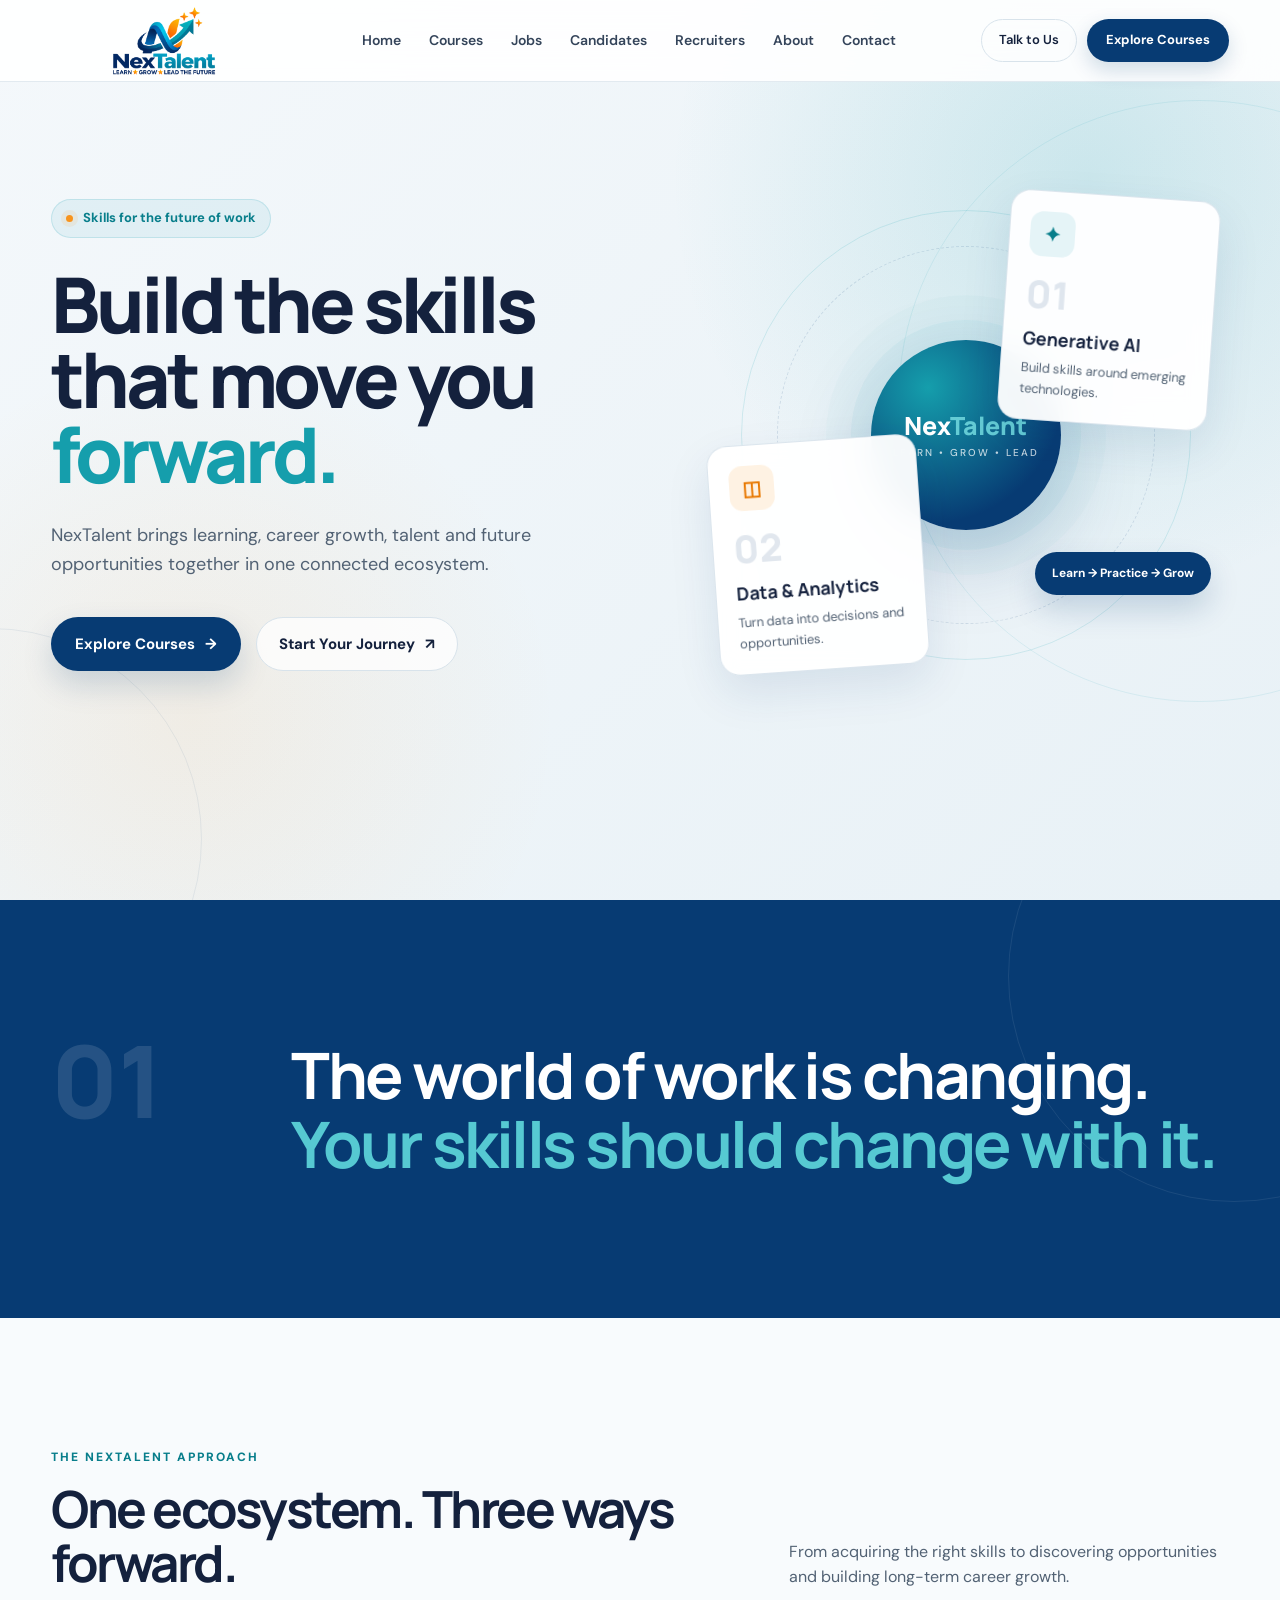
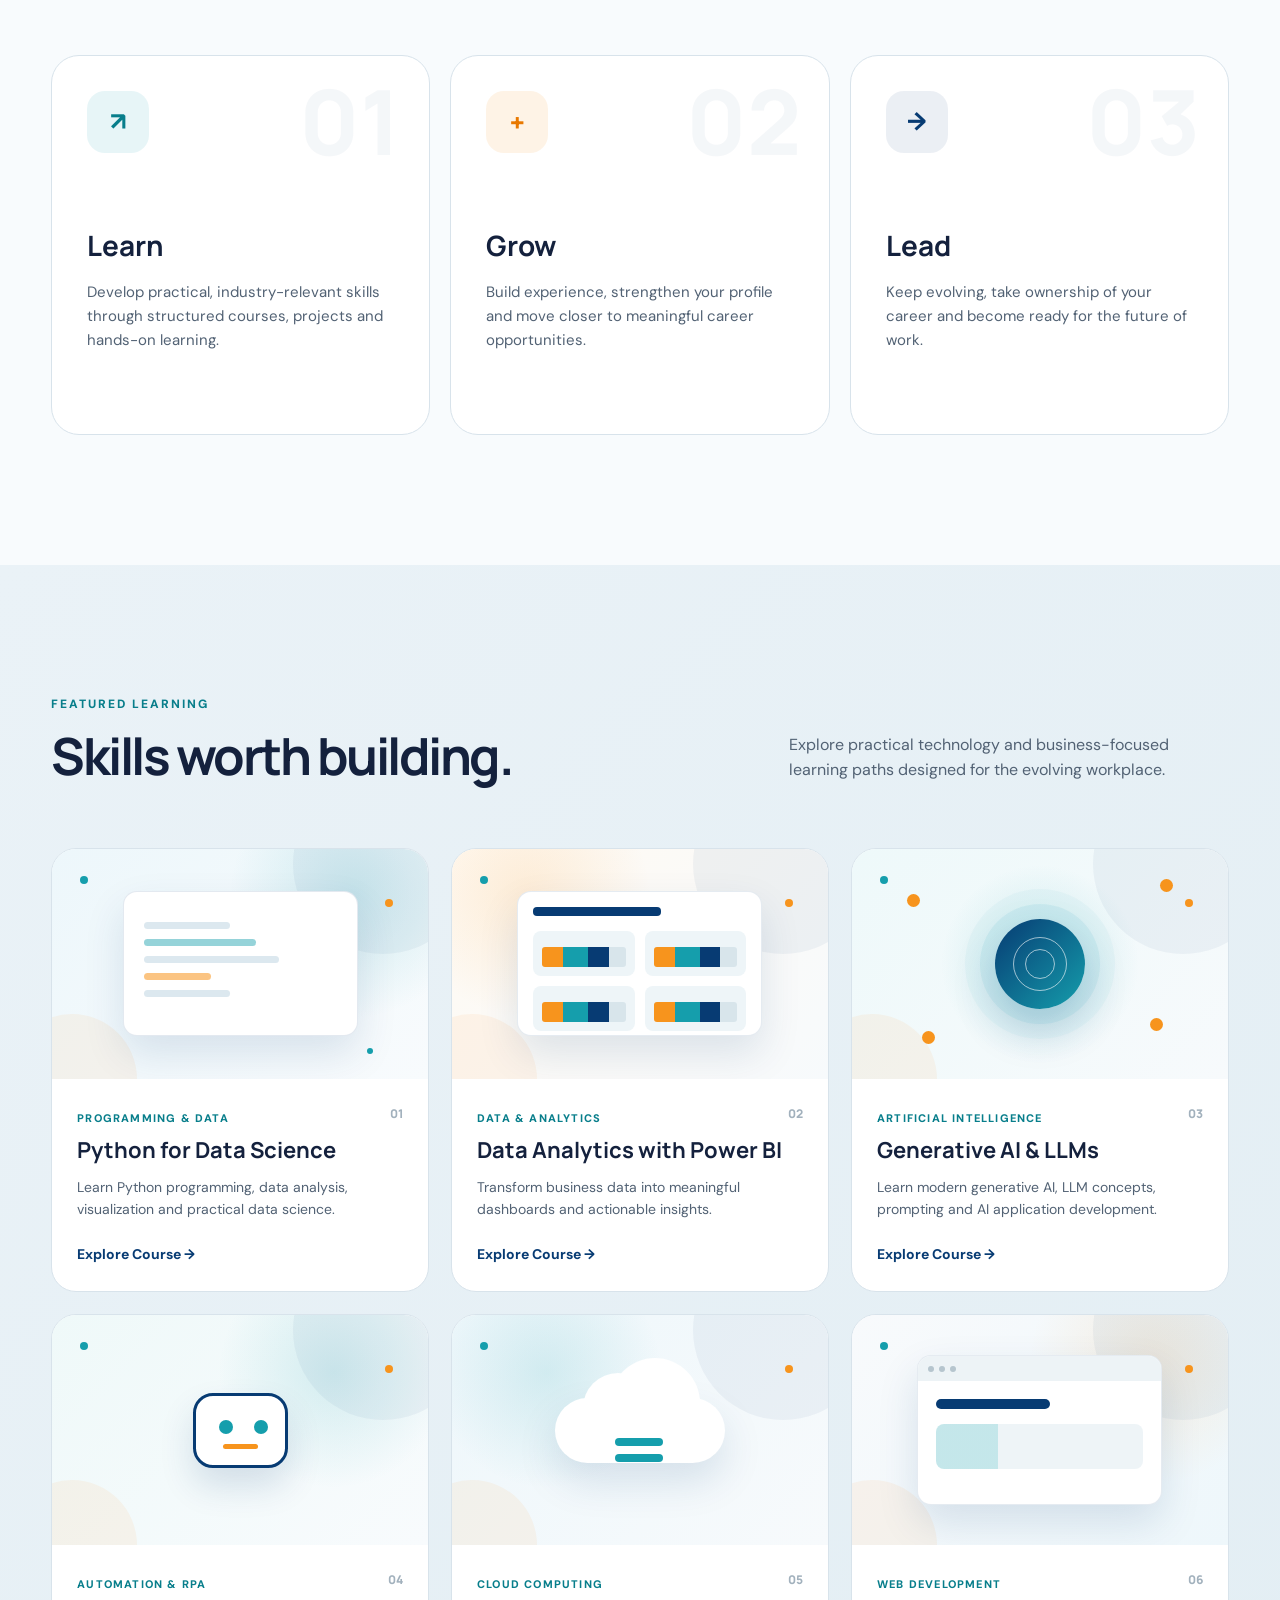
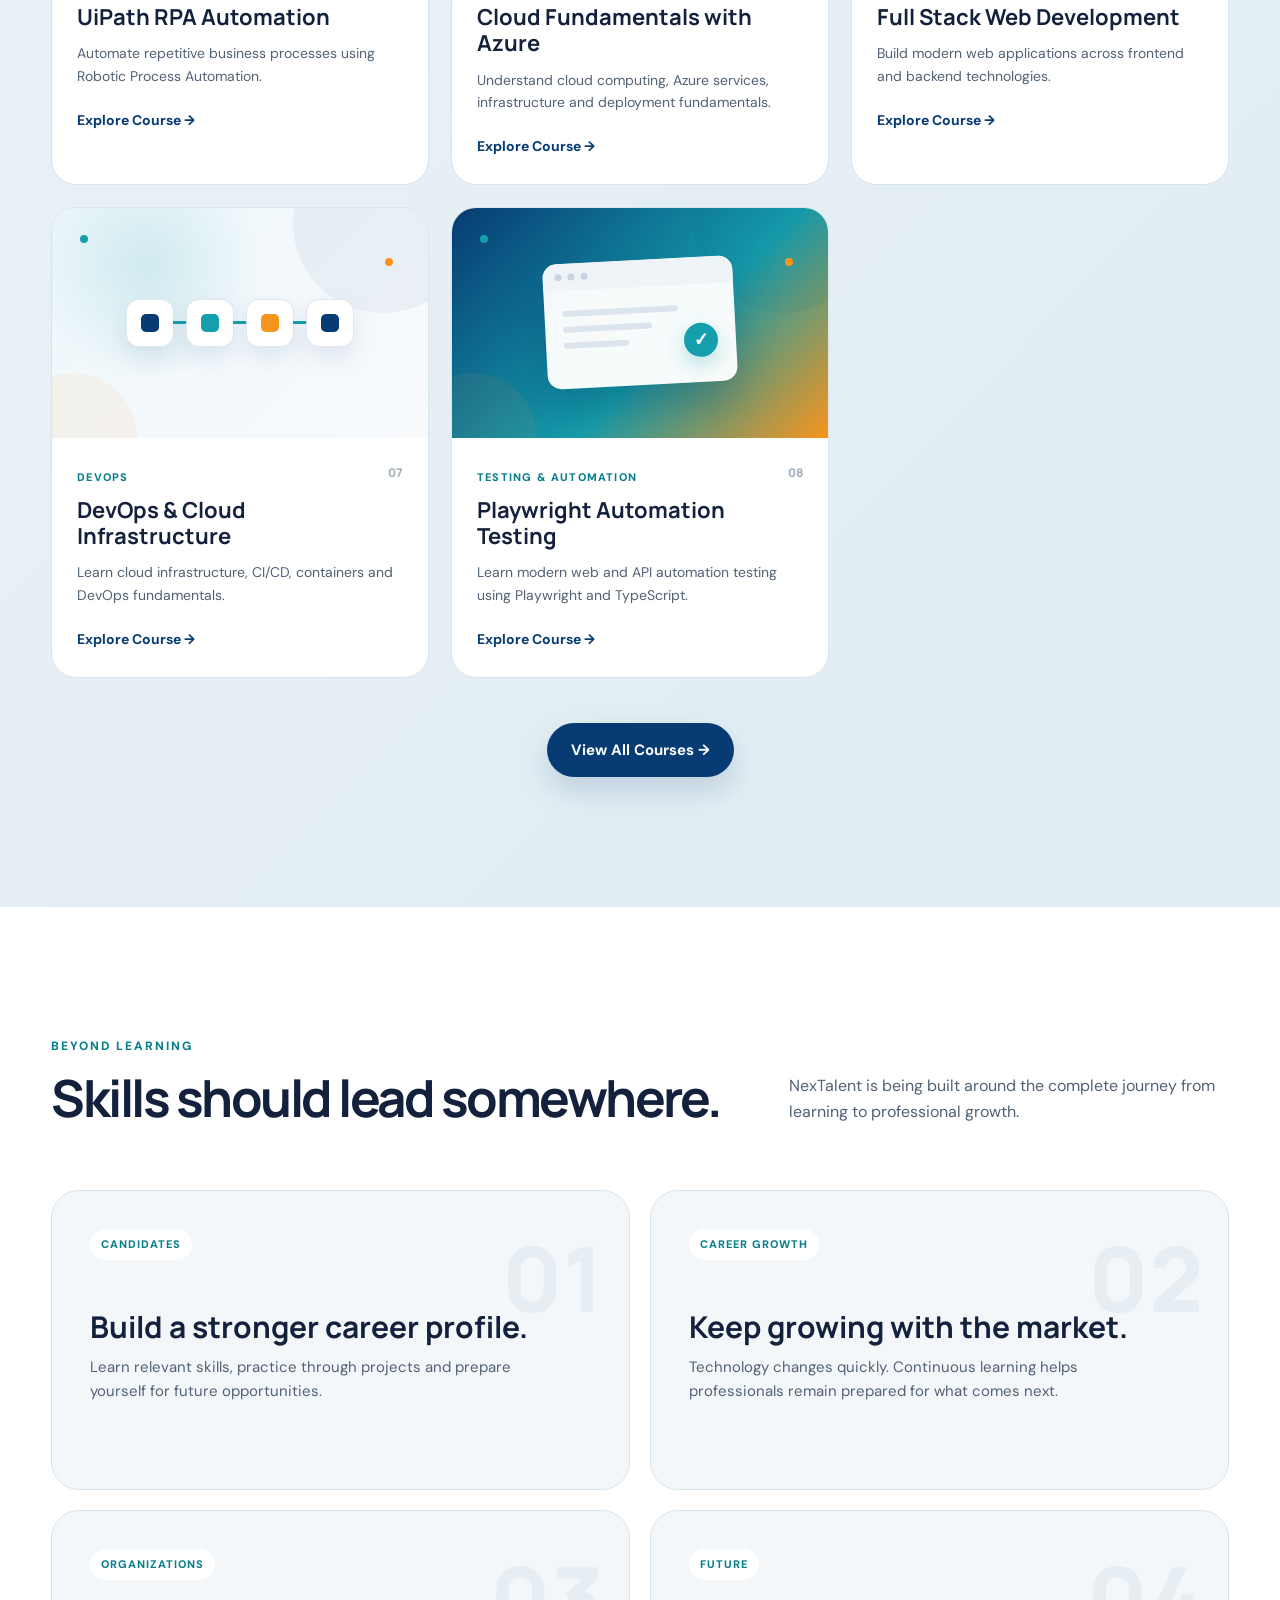
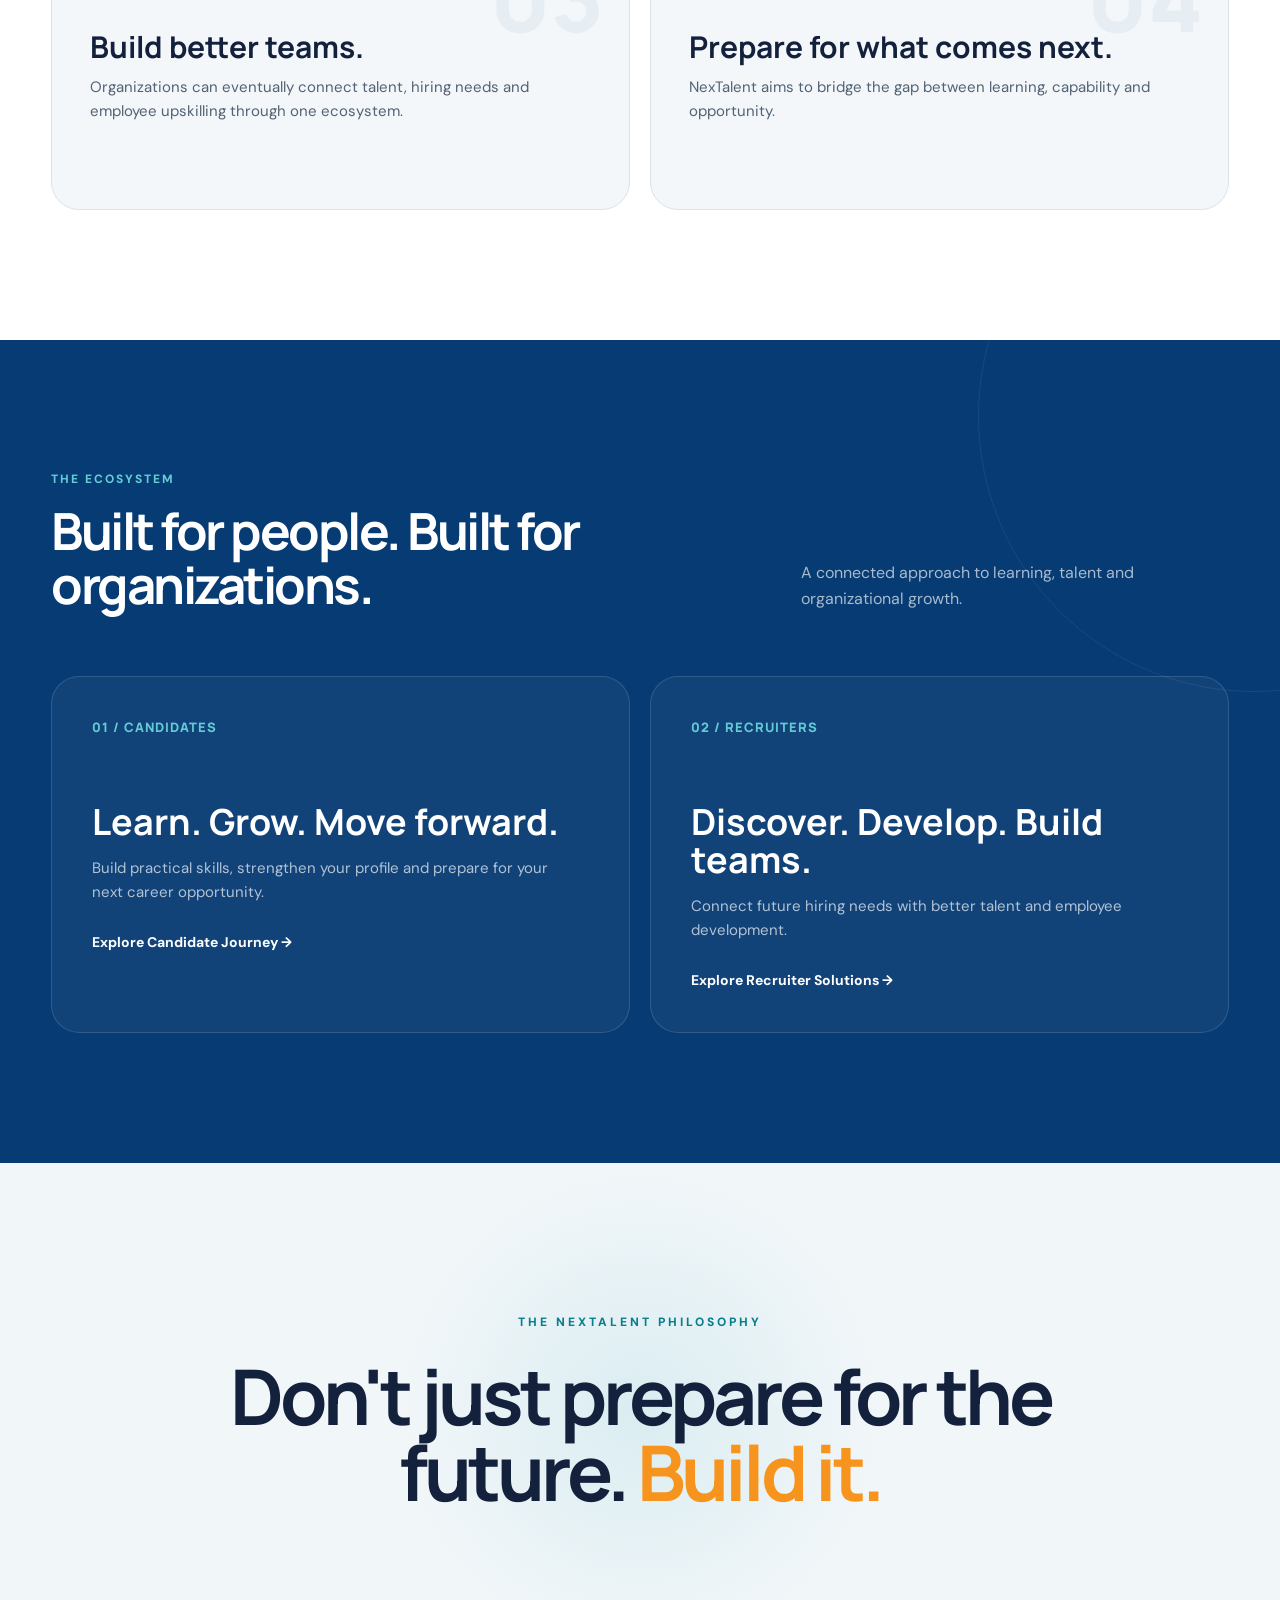
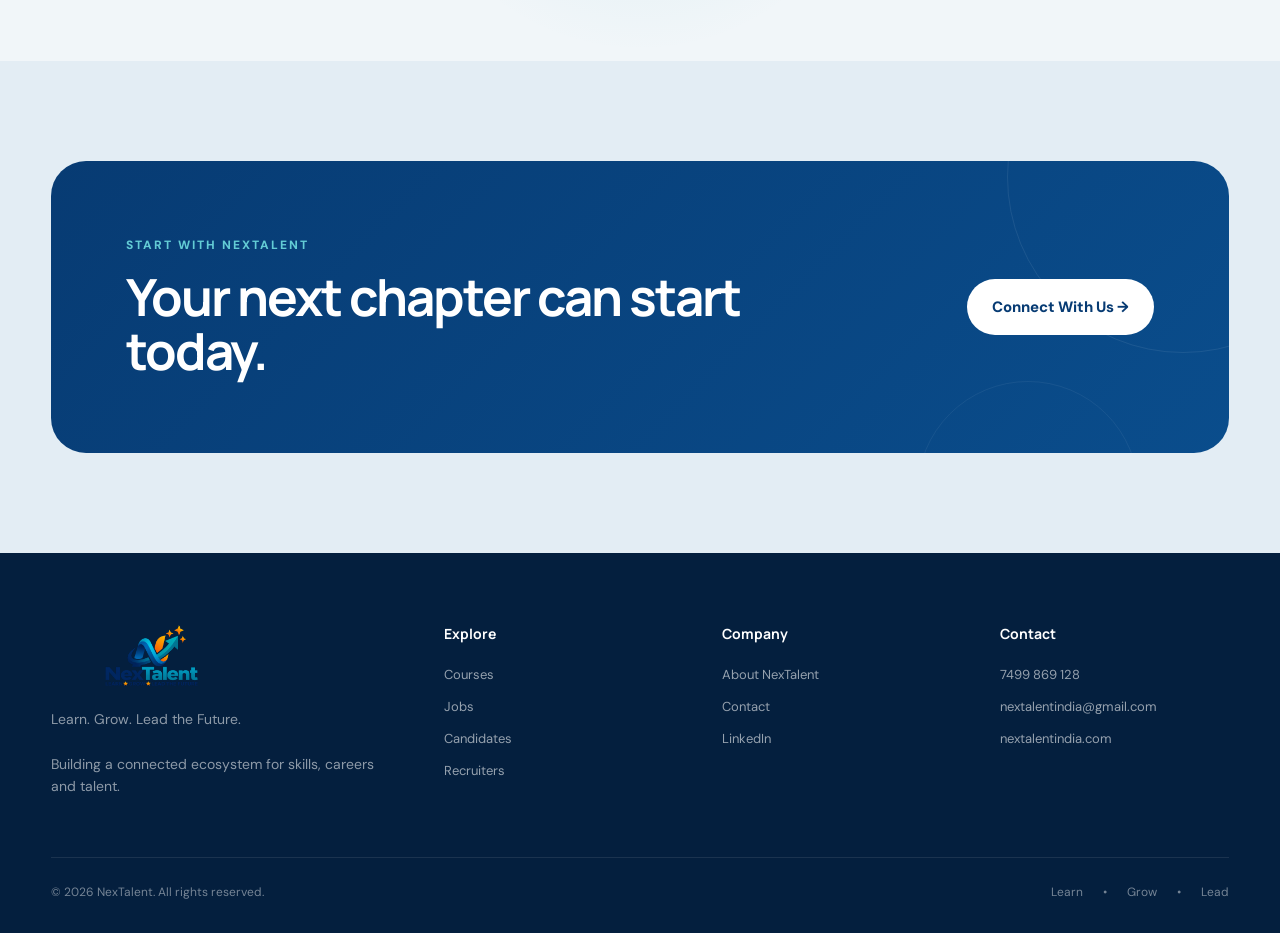
<file: index.html>
<!DOCTYPE html>
<html lang="en">

<head>

    <meta charset="UTF-8">

    <meta
        name="viewport"
        content="width=device-width, initial-scale=1.0"
    >

    <meta
        name="description"
        content="NexTalent - Learn skills, grow your career and lead the future."
    >

    <title>NexTalent | Learn. Grow. Lead the Future.</title>

    <!-- Google Fonts -->
    <link rel="preconnect" href="https://fonts.googleapis.com">
    <link rel="preconnect" href="https://fonts.gstatic.com" crossorigin>

    <link
        href="https://fonts.googleapis.com/css2?family=DM+Sans:wght@400;500;600;700&family=Manrope:wght@400;500;600;700;800&display=swap"
        rel="stylesheet"
    >

    <!-- Main CSS -->
    <link rel="stylesheet" href="css/style.css">

</head>


<body>


<!-- =========================================================
     NAVBAR
     ========================================================= -->

<header class="navbar" id="navbar">

    <div class="container nav-inner">

        <!-- LOGO -->

        <a href="index.html" class="nav-logo">

            <img
                src="assets/images/logo.png"
                alt="NexTalent"
            >

        </a>


        <!-- DESKTOP NAVIGATION -->

        <nav class="nav-links">

            <a href="index.html">
                Home
            </a>

            <a href="pages/courses.html">
                Courses
            </a>

            <a href="pages/jobs.html">
                Jobs
            </a>

            <a href="pages/candidates.html">
                Candidates
            </a>

            <a href="pages/recruiters.html">
                Recruiters
            </a>

            <a href="pages/about.html">
                About
            </a>

            <a href="pages/contact.html">
                Contact
            </a>

        </nav>


        <!-- NAV ACTIONS -->

        <div class="nav-actions">

            <a
                href="pages/contact.html"
                class="nav-login"
            >
                Talk to Us
            </a>

            <a
                href="pages/courses.html"
                class="nav-cta"
            >
                Explore Courses
            </a>

        </div>


        <!-- MOBILE MENU BUTTON -->

        <button
            class="menu-toggle"
            id="menuToggle"
            aria-label="Open menu"
        >
            ☰
        </button>

    </div>


    <!-- MOBILE NAVIGATION -->

    <div
        class="nav-mobile"
        id="mobileMenu"
    >

        <a href="index.html">
            Home
        </a>

        <a href="pages/courses.html">
            Courses
        </a>

        <a href="pages/jobs.html">
            Jobs
        </a>

        <a href="pages/candidates.html">
            Candidates
        </a>

        <a href="pages/recruiters.html">
            Recruiters
        </a>

        <a href="pages/about.html">
            About
        </a>

        <a href="pages/contact.html">
            Contact
        </a>

    </div>

</header>



<!-- =========================================================
     MAIN
     ========================================================= -->

<main>


<!-- =========================================================
     HERO
     ========================================================= -->

<section class="hero">

    <div class="container hero-grid">


        <!-- HERO TEXT -->

        <div class="hero-content reveal">

            <div class="hero-eyebrow">

                <span></span>

                Skills for the future of work

            </div>


            <h1>

                Build the skills
                <br>

                that move you

                <span class="highlight">
                    forward.
                </span>

            </h1>


            <p class="hero-description">

                NexTalent brings learning, career growth,
                talent and future opportunities together
                in one connected ecosystem.

            </p>


            <div class="hero-buttons">

                <a
                    href="pages/courses.html"
                    class="primary-btn"
                >

                    Explore Courses

                    <span>
                        →
                    </span>

                </a>


                <a
                    href="pages/candidates.html"
                    class="secondary-btn"
                >

                    Start Your Journey

                    <span>
                        ↗
                    </span>

                </a>

            </div>

        </div>



        <!-- HERO VISUAL -->

        <div class="hero-visual reveal">

            <div class="hero-orbit"></div>


            <div class="hero-core">

                <div>

                    Nex<span>Talent</span>

                    <small>
                        LEARN • GROW • LEAD
                    </small>

                </div>

            </div>


            <!-- AI CARD -->

            <div class="hero-card ai-card">

                <div class="hero-card-icon icon-ai">
                    ✦
                </div>

                <div class="hero-card-number">
                    01
                </div>

                <h3>
                    Generative AI
                </h3>

                <p>
                    Build skills around
                    emerging technologies.
                </p>

            </div>


            <!-- DATA CARD -->

            <div class="hero-card data-card">

                <div class="hero-card-icon icon-data">
                    ◫
                </div>

                <div class="hero-card-number">
                    02
                </div>

                <h3>
                    Data & Analytics
                </h3>

                <p>
                    Turn data into decisions
                    and opportunities.
                </p>

            </div>


            <div class="hero-floating">

                Learn → Practice → Grow

            </div>

        </div>

    </div>

</section>



<!-- =========================================================
     INTRO
     ========================================================= -->

<section class="intro">

    <div class="container intro-inner">

        <div class="section-number">
            01
        </div>


        <div>

            <h2>

                The world of work is changing.

                <span>
                    Your skills should change with it.
                </span>

            </h2>

        </div>

    </div>

</section>



<!-- =========================================================
     PILLARS
     ========================================================= -->

<section class="pillars">

    <div class="container">


        <div class="section-heading reveal">

            <div class="section-heading-left">

                <div class="eyebrow">
                    The NexTalent Approach
                </div>

                <h2>
                    One ecosystem.
                    Three ways forward.
                </h2>

            </div>


            <p>

                From acquiring the right skills to
                discovering opportunities and building
                long-term career growth.

            </p>

        </div>



        <div class="pillar-grid">


            <!-- LEARN -->

            <div class="pillar reveal">

                <div class="pillar-number">
                    01
                </div>

                <div class="pillar-icon">
                    ↗
                </div>

                <h3>
                    Learn
                </h3>

                <p>

                    Develop practical, industry-relevant
                    skills through structured courses,
                    projects and hands-on learning.

                </p>

            </div>


            <!-- GROW -->

            <div class="pillar reveal">

                <div class="pillar-number">
                    02
                </div>

                <div class="pillar-icon">
                    +
                </div>

                <h3>
                    Grow
                </h3>

                <p>

                    Build experience, strengthen your
                    profile and move closer to meaningful
                    career opportunities.

                </p>

            </div>


            <!-- LEAD -->

            <div class="pillar reveal">

                <div class="pillar-number">
                    03
                </div>

                <div class="pillar-icon">
                    →
                </div>

                <h3>
                    Lead
                </h3>

                <p>

                    Keep evolving, take ownership of your
                    career and become ready for the future
                    of work.

                </p>

            </div>


        </div>

    </div>

</section>



<!-- =========================================================
     COURSES
     ========================================================= -->

<section class="courses">

    <div class="container">


        <div class="section-heading reveal">

            <div class="section-heading-left">

                <div class="eyebrow">
                    Featured Learning
                </div>

                <h2>
                    Skills worth building.
                </h2>

            </div>


            <p>

                Explore practical technology and
                business-focused learning paths designed
                for the evolving workplace.

            </p>

        </div>



        <div class="course-grid">


            <!-- =================================================
                 COURSE 01 - PYTHON
                 ================================================= -->

            <article class="course-card reveal">

                <div class="course-visual python">

                    <span class="visual-dot one"></span>

                    <span class="visual-dot two"></span>

                    <span class="visual-dot three"></span>


                    <div class="python-window">

                        <div class="code-line short"></div>

                        <div class="code-line teal"></div>

                        <div class="code-line medium"></div>

                        <div class="code-line orange"></div>

                        <div class="code-line short"></div>

                    </div>

                </div>


                <div class="course-content">

                    <span class="course-category">
                        Programming & Data
                    </span>

                    <span class="course-number">
                        01
                    </span>

                    <h3>
                        Python for Data Science
                    </h3>

                    <p>

                        Learn Python programming,
                        data analysis, visualization
                        and practical data science.

                    </p>

                    <a
                        href="pages/course-details.html?course=python"
                        class="course-link"
                    >
                        Explore Course →
                    </a>

                </div>

            </article>



            <!-- =================================================
                 COURSE 02 - POWER BI
                 ================================================= -->

            <article class="course-card reveal">

                <div class="course-visual powerbi">

                    <span class="visual-dot one"></span>

                    <span class="visual-dot two"></span>


                    <div class="dashboard">

                        <div class="dashboard-header"></div>


                        <div class="dashboard-grid">

                            <div class="dashboard-box"></div>

                            <div class="dashboard-box"></div>

                            <div class="dashboard-box"></div>

                            <div class="dashboard-box"></div>

                        </div>

                    </div>

                </div>


                <div class="course-content">

                    <span class="course-category">
                        Data & Analytics
                    </span>

                    <span class="course-number">
                        02
                    </span>

                    <h3>
                        Data Analytics with Power BI
                    </h3>

                    <p>

                        Transform business data into
                        meaningful dashboards and
                        actionable insights.

                    </p>

                    <a
                        href="pages/course-details.html?course=powerbi"
                        class="course-link"
                    >
                        Explore Course →
                    </a>

                </div>

            </article>



            <!-- =================================================
                 COURSE 03 - GENERATIVE AI
                 ================================================= -->

            <article class="course-card reveal">

                <div class="course-visual ai">

                    <span class="visual-dot one"></span>

                    <span class="visual-dot two"></span>


                    <div class="ai-core"></div>


                    <span class="ai-node n1"></span>

                    <span class="ai-node n2"></span>

                    <span class="ai-node n3"></span>

                    <span class="ai-node n4"></span>

                </div>


                <div class="course-content">

                    <span class="course-category">
                        Artificial Intelligence
                    </span>

                    <span class="course-number">
                        03
                    </span>

                    <h3>
                        Generative AI & LLMs
                    </h3>

                    <p>

                        Learn modern generative AI,
                        LLM concepts, prompting and
                        AI application development.

                    </p>

                    <a
                        href="pages/course-details.html?course=generative-ai"
                        class="course-link"
                    >
                        Explore Course →
                    </a>

                </div>

            </article>



            <!-- =================================================
                 COURSE 04 - UIPATH
                 ================================================= -->

            <article class="course-card reveal">

                <div class="course-visual uipath">

                    <span class="visual-dot one"></span>

                    <span class="visual-dot two"></span>


                    <div class="robot"></div>

                </div>


                <div class="course-content">

                    <span class="course-category">
                        Automation & RPA
                    </span>

                    <span class="course-number">
                        04
                    </span>

                    <h3>
                        UiPath RPA Automation
                    </h3>

                    <p>

                        Automate repetitive business
                        processes using Robotic Process
                        Automation.

                    </p>

                    <a
                        href="pages/course-details.html?course=uipath"
                        class="course-link"
                    >
                        Explore Course →
                    </a>

                </div>

            </article>



            <!-- =================================================
                 COURSE 05 - AZURE
                 ================================================= -->

            <article class="course-card reveal">

                <div class="course-visual azure">

                    <span class="visual-dot one"></span>

                    <span class="visual-dot two"></span>


                    <div class="cloud">

                        <div class="server s1"></div>

                        <div class="server s2"></div>

                    </div>

                </div>


                <div class="course-content">

                    <span class="course-category">
                        Cloud Computing
                    </span>

                    <span class="course-number">
                        05
                    </span>

                    <h3>
                        Cloud Fundamentals with Azure
                    </h3>

                    <p>

                        Understand cloud computing,
                        Azure services, infrastructure
                        and deployment fundamentals.

                    </p>

                    <a
                        href="pages/course-details.html?course=azure"
                        class="course-link"
                    >
                        Explore Course →
                    </a>

                </div>

            </article>



            <!-- =================================================
                 COURSE 06 - FULL STACK
                 ================================================= -->

            <article class="course-card reveal">

                <div class="course-visual fullstack">

                    <span class="visual-dot one"></span>

                    <span class="visual-dot two"></span>


                    <div class="browser">

                        <div class="browser-top">

                            <span></span>

                            <span></span>

                            <span></span>

                        </div>


                        <div class="browser-content">

                            <div class="browser-title"></div>

                            <div class="browser-card"></div>

                        </div>

                    </div>

                </div>


                <div class="course-content">

                    <span class="course-category">
                        Web Development
                    </span>

                    <span class="course-number">
                        06
                    </span>

                    <h3>
                        Full Stack Web Development
                    </h3>

                    <p>

                        Build modern web applications
                        across frontend and backend
                        technologies.

                    </p>

                    <a
                        href="pages/course-details.html?course=full-stack"
                        class="course-link"
                    >
                        Explore Course →
                    </a>

                </div>

            </article>



            <!-- =================================================
                 COURSE 07 - DEVOPS
                 ================================================= -->

            <article class="course-card reveal">

                <div class="course-visual devops">

                    <span class="visual-dot one"></span>

                    <span class="visual-dot two"></span>


                    <div class="pipeline">

                        <div class="pipeline-node">
                            <span></span>
                        </div>

                        <div class="pipeline-node">
                            <span></span>
                        </div>

                        <div class="pipeline-node">
                            <span></span>
                        </div>

                        <div class="pipeline-node">
                            <span></span>
                        </div>

                    </div>

                </div>


                <div class="course-content">

                    <span class="course-category">
                        DevOps
                    </span>

                    <span class="course-number">
                        07
                    </span>

                    <h3>
                        DevOps & Cloud Infrastructure
                    </h3>

                    <p>

                        Learn cloud infrastructure,
                        CI/CD, containers and DevOps
                        fundamentals.

                    </p>

                    <a
                        href="pages/course-details.html?course=devops"
                        class="course-link"
                    >
                        Explore Course →
                    </a>

                </div>

            </article>
<!-- =================================================
     COURSE 08 - PLAYWRIGHT AUTOMATION TESTING
     ================================================= -->

<article class="course-card reveal">

    <div class="course-visual playwright">

        <span class="visual-dot one"></span>
        <span class="visual-dot two"></span>

        <div class="playwright-visual">

            <div class="playwright-browser">

                <div class="playwright-browser-top">
                    <span></span>
                    <span></span>
                    <span></span>
                </div>

                <div class="playwright-browser-content">

                    <div class="playwright-line long"></div>
                    <div class="playwright-line medium"></div>
                    <div class="playwright-line short"></div>

                    <div class="playwright-check">
                        ✓
                    </div>

                </div>

            </div>

        </div>

    </div>


    <div class="course-content">

        <span class="course-category">
            Testing & Automation
        </span>

        <span class="course-number">
            08
        </span>

        <h3>
            Playwright Automation Testing
        </h3>

        <p>

            Learn modern web and API automation testing
            using Playwright and TypeScript.

        </p>

        <a
            href="pages/course-details.html?course=playwright"
            class="course-link"
        >

            Explore Course →

        </a>

    </div>

</article>

        </div>



        <div class="courses-bottom reveal">

            <a
                href="pages/courses.html"
                class="primary-btn"
            >
                View All Courses →
            </a>

        </div>

    </div>

</section>



<!-- =========================================================
     OPPORTUNITIES
     ========================================================= -->

<section class="opportunities">

    <div class="container">


        <div class="section-heading reveal">

            <div class="section-heading-left">

                <div class="eyebrow">
                    Beyond Learning
                </div>

                <h2>
                    Skills should lead somewhere.
                </h2>

            </div>


            <p>

                NexTalent is being built around the
                complete journey from learning to
                professional growth.

            </p>

        </div>



        <div class="opportunity-grid">


            <div class="opportunity reveal">

                <div class="opportunity-number">
                    01
                </div>

                <span class="opportunity-tag">
                    Candidates
                </span>

                <h3>
                    Build a stronger career profile.
                </h3>

                <p>

                    Learn relevant skills, practice through
                    projects and prepare yourself for future
                    opportunities.

                </p>

            </div>



            <div class="opportunity reveal">

                <div class="opportunity-number">
                    02
                </div>

                <span class="opportunity-tag">
                    Career Growth
                </span>

                <h3>
                    Keep growing with the market.
                </h3>

                <p>

                    Technology changes quickly. Continuous
                    learning helps professionals remain
                    prepared for what comes next.

                </p>

            </div>



            <div class="opportunity reveal">

                <div class="opportunity-number">
                    03
                </div>

                <span class="opportunity-tag">
                    Organizations
                </span>

                <h3>
                    Build better teams.
                </h3>

                <p>

                    Organizations can eventually connect
                    talent, hiring needs and employee
                    upskilling through one ecosystem.

                </p>

            </div>



            <div class="opportunity reveal">

                <div class="opportunity-number">
                    04
                </div>

                <span class="opportunity-tag">
                    Future
                </span>

                <h3>
                    Prepare for what comes next.
                </h3>

                <p>

                    NexTalent aims to bridge the gap
                    between learning, capability and
                    opportunity.

                </p>

            </div>


        </div>

    </div>

</section>



<!-- =========================================================
     ECOSYSTEM
     ========================================================= -->

<section class="ecosystem">

    <div class="container">


        <div class="section-heading reveal">

            <div class="section-heading-left">

                <div class="eyebrow ecosystem-eyebrow">
                    The Ecosystem
                </div>

                <h2>
                    Built for people.
                    Built for organizations.
                </h2>

            </div>


            <p class="ecosystem-description">

                A connected approach to learning,
                talent and organizational growth.

            </p>

        </div>



        <div class="ecosystem-grid">


            <!-- CANDIDATES -->

            <div class="ecosystem-card reveal">

                <div class="ecosystem-card-number">
                    01 / CANDIDATES
                </div>

                <h3>

                    Learn.
                    Grow.
                    Move forward.

                </h3>

                <p>

                    Build practical skills, strengthen
                    your profile and prepare for your
                    next career opportunity.

                </p>

                <a
                    href="pages/candidates.html"
                    class="light-link"
                >
                    Explore Candidate Journey →
                </a>

            </div>



            <!-- RECRUITERS -->

            <div class="ecosystem-card reveal">

                <div class="ecosystem-card-number">
                    02 / RECRUITERS
                </div>

                <h3>

                    Discover.
                    Develop.
                    Build teams.

                </h3>

                <p>

                    Connect future hiring needs with
                    better talent and employee development.

                </p>

                <a
                    href="pages/recruiters.html"
                    class="light-link"
                >
                    Explore Recruiter Solutions →
                </a>

            </div>


        </div>

    </div>

</section>



<!-- =========================================================
     BRAND STATEMENT
     ========================================================= -->

<section class="statement">

    <div class="container reveal">

        <p>
            The NexTalent Philosophy
        </p>

        <h2>

            Don't just prepare
            for the future.

            <span>
                Build it.
            </span>

        </h2>

    </div>

</section>



<!-- =========================================================
     CTA
     ========================================================= -->

<section class="cta">

    <div class="container">

        <div class="cta-box reveal">

            <div class="cta-content">

                <p>
                    Start with NexTalent
                </p>

                <h2>
                    Your next chapter
                    can start today.
                </h2>

            </div>


            <a
                href="pages/contact.html"
                class="cta-button"
            >
                Connect With Us →
            </a>

        </div>

    </div>

</section>


</main>



<!-- =========================================================
     FOOTER
     ========================================================= -->

<footer>

    <div class="container">

        <div class="footer-grid">


            <!-- BRAND -->

            <div class="footer-brand">

                <div class="footer-logo">

                    <img
                        src="assets/images/logo.png"
                        alt="NexTalent"
                    >

                </div>


                <p>

                    Learn. Grow. Lead the Future.

                    <br><br>

                    Building a connected ecosystem
                    for skills, careers and talent.

                </p>

            </div>



            <!-- EXPLORE -->

            <div class="footer-column">

                <h4>
                    Explore
                </h4>

                <a href="pages/courses.html">
                    Courses
                </a>

                <a href="pages/jobs.html">
                    Jobs
                </a>

                <a href="pages/candidates.html">
                    Candidates
                </a>

                <a href="pages/recruiters.html">
                    Recruiters
                </a>

            </div>



            <!-- COMPANY -->

            <div class="footer-column">

                <h4>
                    Company
                </h4>

                <a href="pages/about.html">
                    About NexTalent
                </a>

                <a href="pages/contact.html">
                    Contact
                </a>

                <a
                    href="https://www.linkedin.com/in/nex-talent-2652a8435"
                    target="_blank"
                    rel="noopener"
                >
                    LinkedIn
                </a>

            </div>



            <!-- CONTACT -->

            <div class="footer-column">

                <h4>
                    Contact
                </h4>

                <a href="tel:7499869128">
                    7499 869 128
                </a>

                <a href="mailto:nextalentindia@gmail.com">
                    nextalentindia@gmail.com
                </a>

                <a href="https://nextalentindia.com">
                    nextalentindia.com
                </a>

            </div>


        </div>



        <div class="footer-bottom">

            <span>
                © 2026 NexTalent. All rights reserved.
            </span>


            <div class="footer-bottom-links">

                <span>Learn</span>

                <span>•</span>

                <span>Grow</span>

                <span>•</span>

                <span>Lead</span>

            </div>

        </div>

    </div>

</footer>



<!-- =========================================================
     JAVASCRIPT
     ========================================================= -->

<script>

    /* =====================================================
       NAVBAR
       ===================================================== */

    const navbar =
        document.getElementById("navbar");


    window.addEventListener("scroll", function () {

        if (window.scrollY > 40) {

            navbar.classList.add("scrolled");

        } else {

            navbar.classList.remove("scrolled");

        }

    });



    /* =====================================================
       MOBILE MENU
       ===================================================== */

    const menuToggle =
        document.getElementById("menuToggle");

    const mobileMenu =
        document.getElementById("mobileMenu");


    menuToggle.addEventListener("click", function () {

        mobileMenu.classList.toggle("open");

    });


    document
        .querySelectorAll(".nav-mobile a")
        .forEach(function (link) {

            link.addEventListener("click", function () {

                mobileMenu.classList.remove("open");

            });

        });



    /* =====================================================
       SCROLL REVEAL
       ===================================================== */

    const revealElements =
        document.querySelectorAll(".reveal");


    const revealObserver =
        new IntersectionObserver(

            function (entries) {

                entries.forEach(function (entry) {

                    if (entry.isIntersecting) {

                        entry.target.classList.add("active");

                        revealObserver.unobserve(
                            entry.target
                        );

                    }

                });

            },

            {
                threshold: 0.12
            }

        );


    revealElements.forEach(function (element) {

        revealObserver.observe(element);

    });



    /* =====================================================
       CLOSE MOBILE MENU ON RESIZE
       ===================================================== */

    window.addEventListener("resize", function () {

        if (window.innerWidth > 800) {

            mobileMenu.classList.remove("open");

        }

    });

</script>


</body>

</html>
</file>
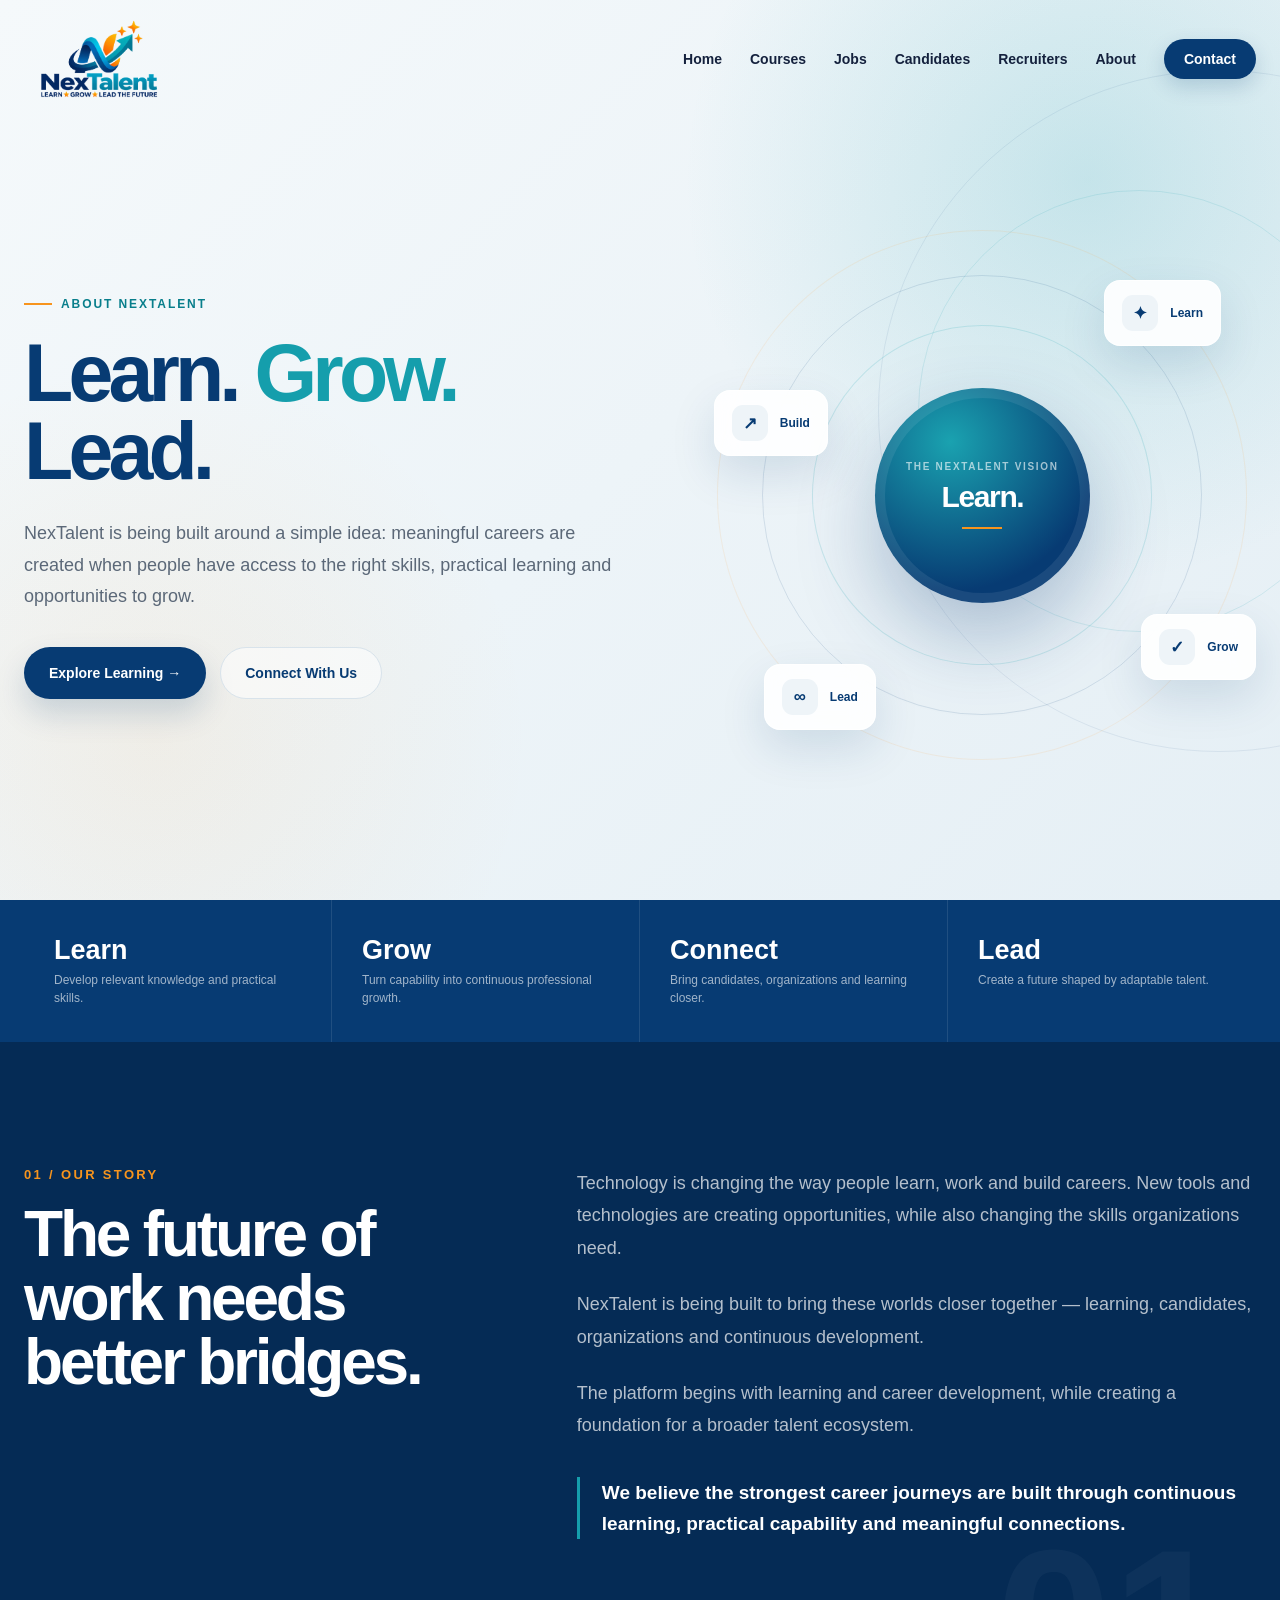
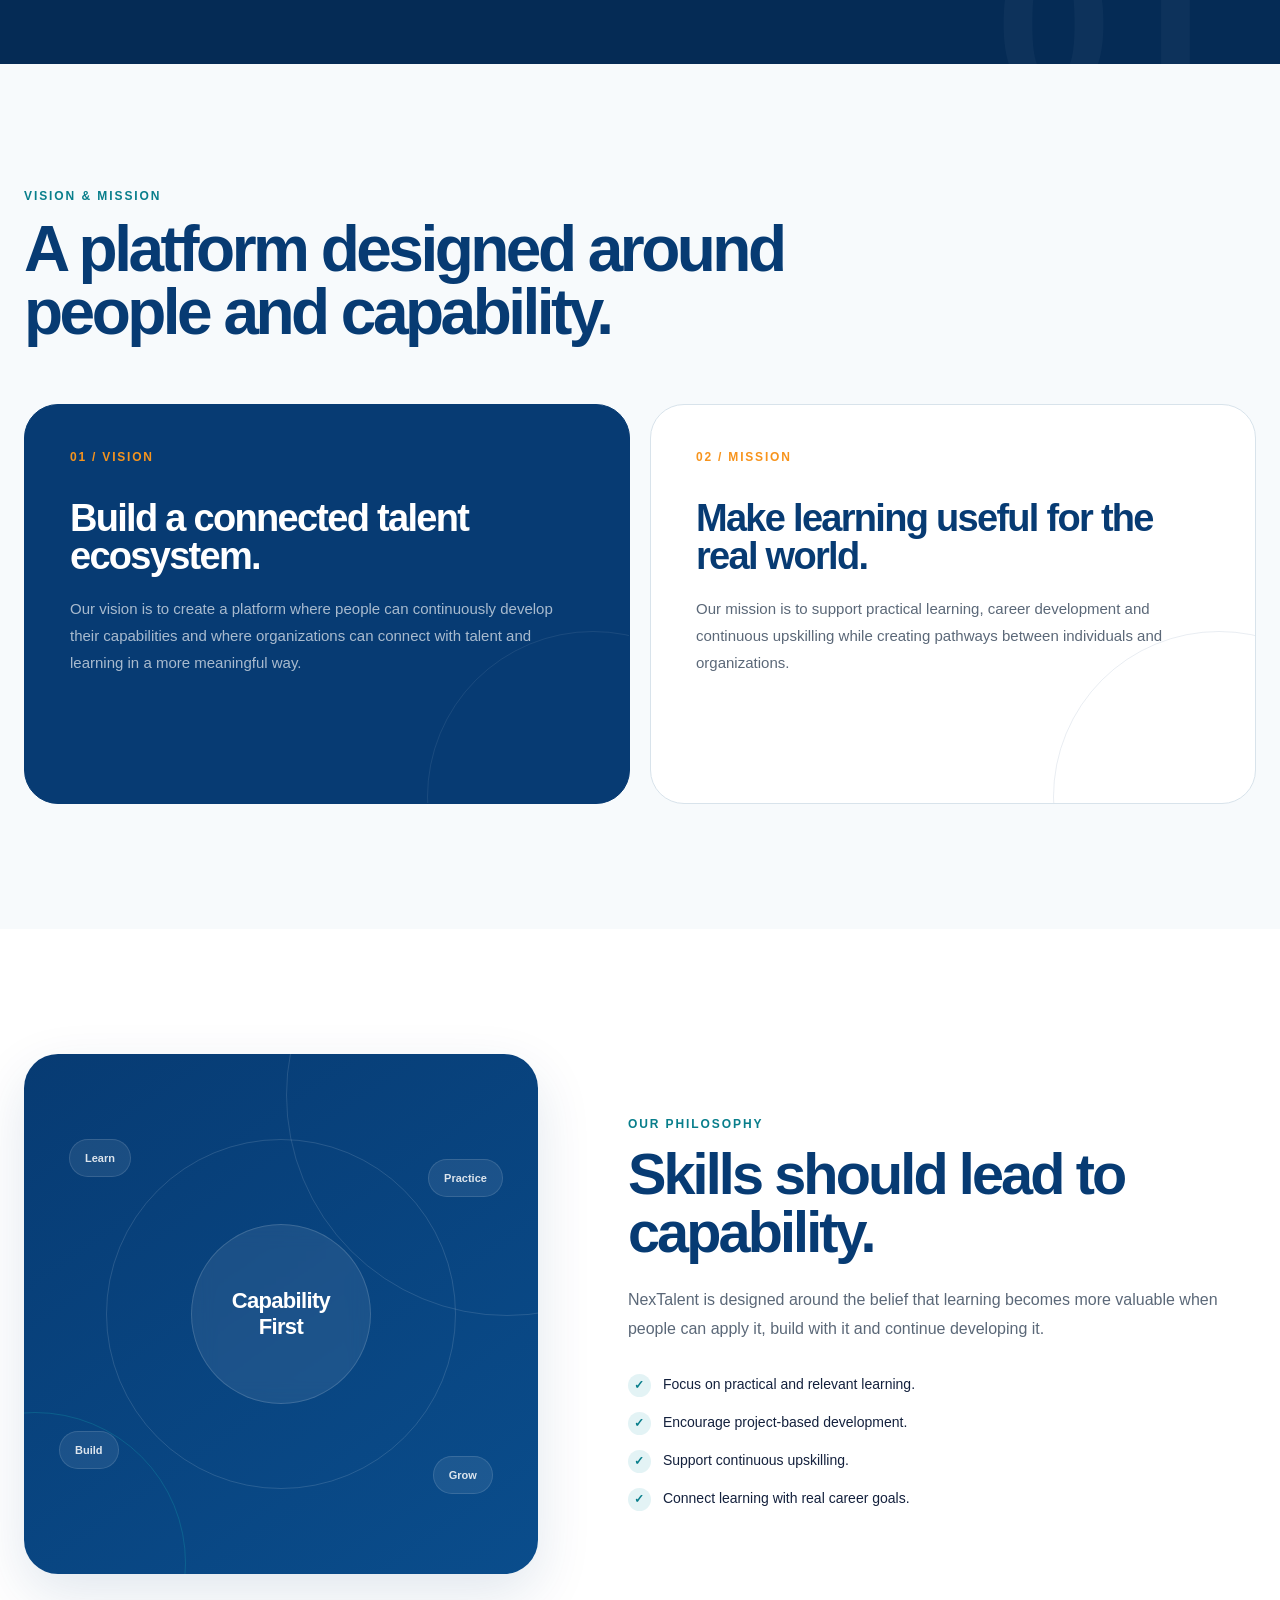
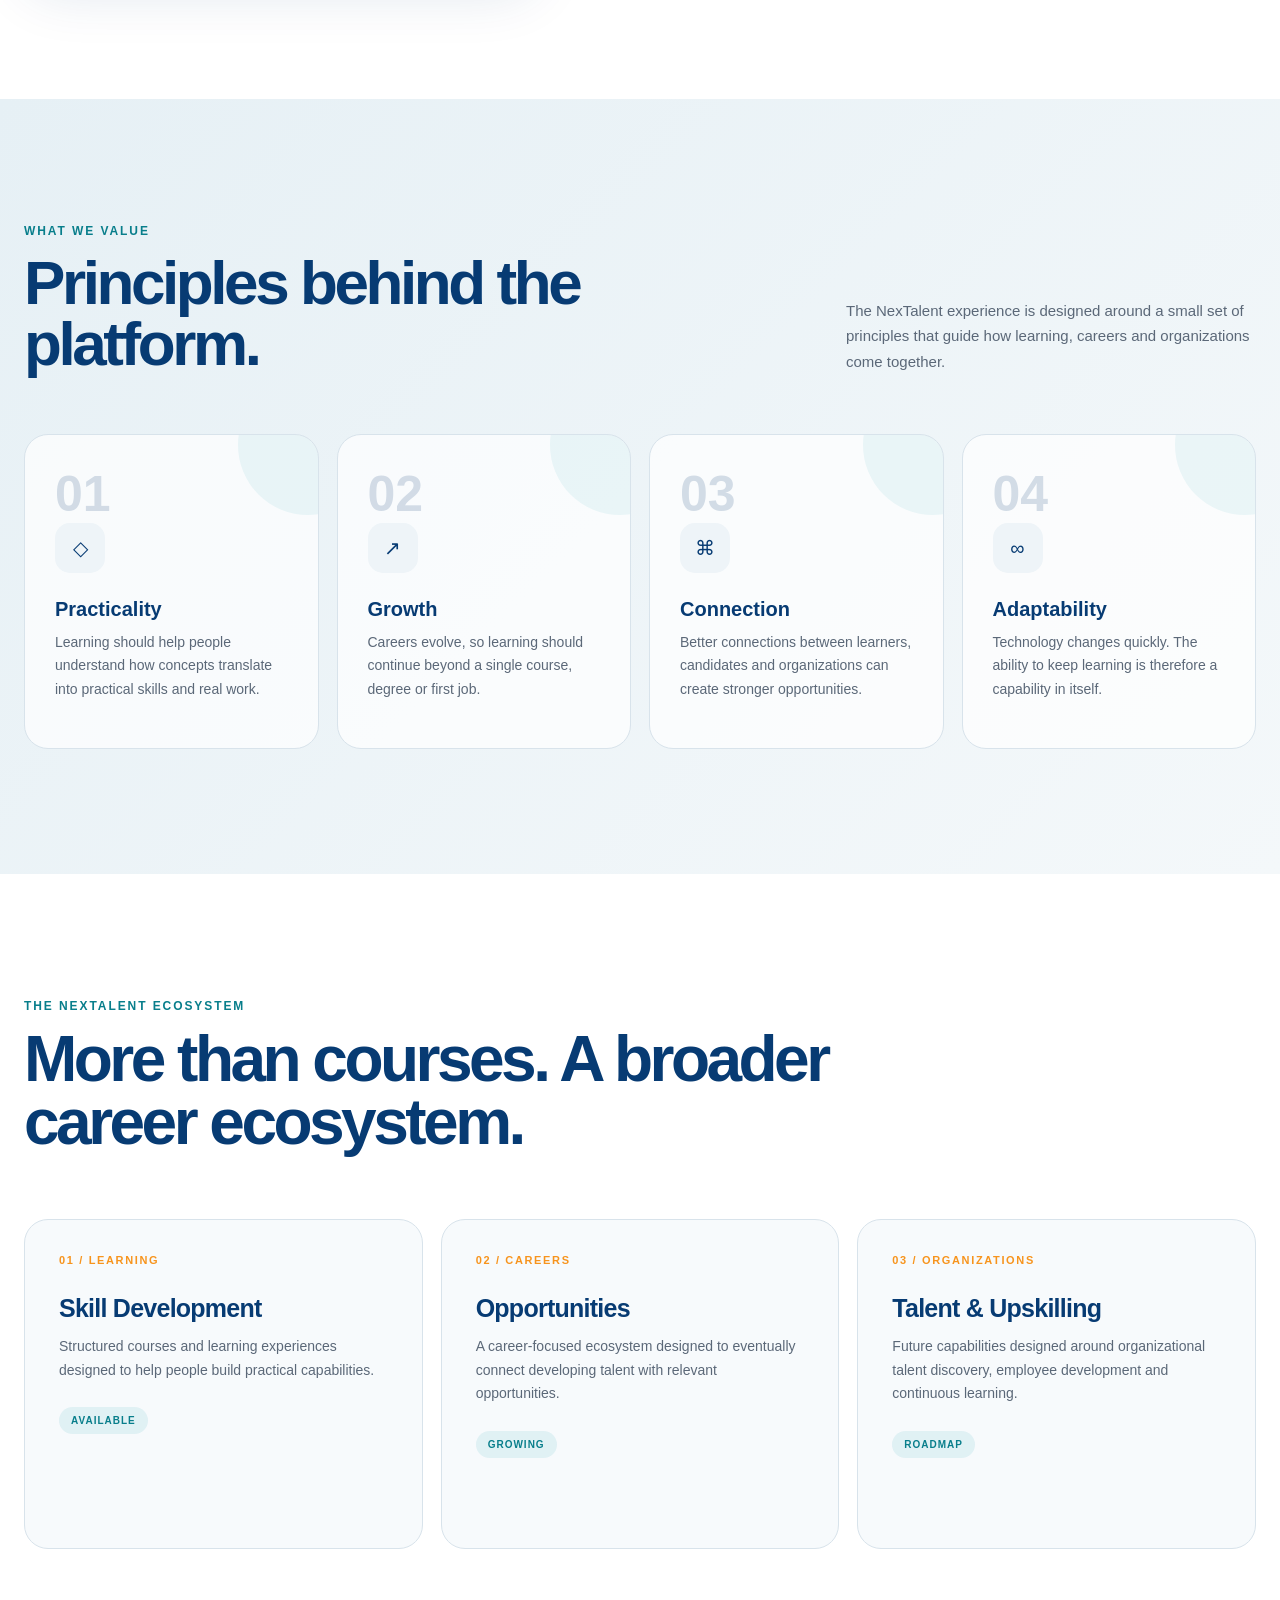
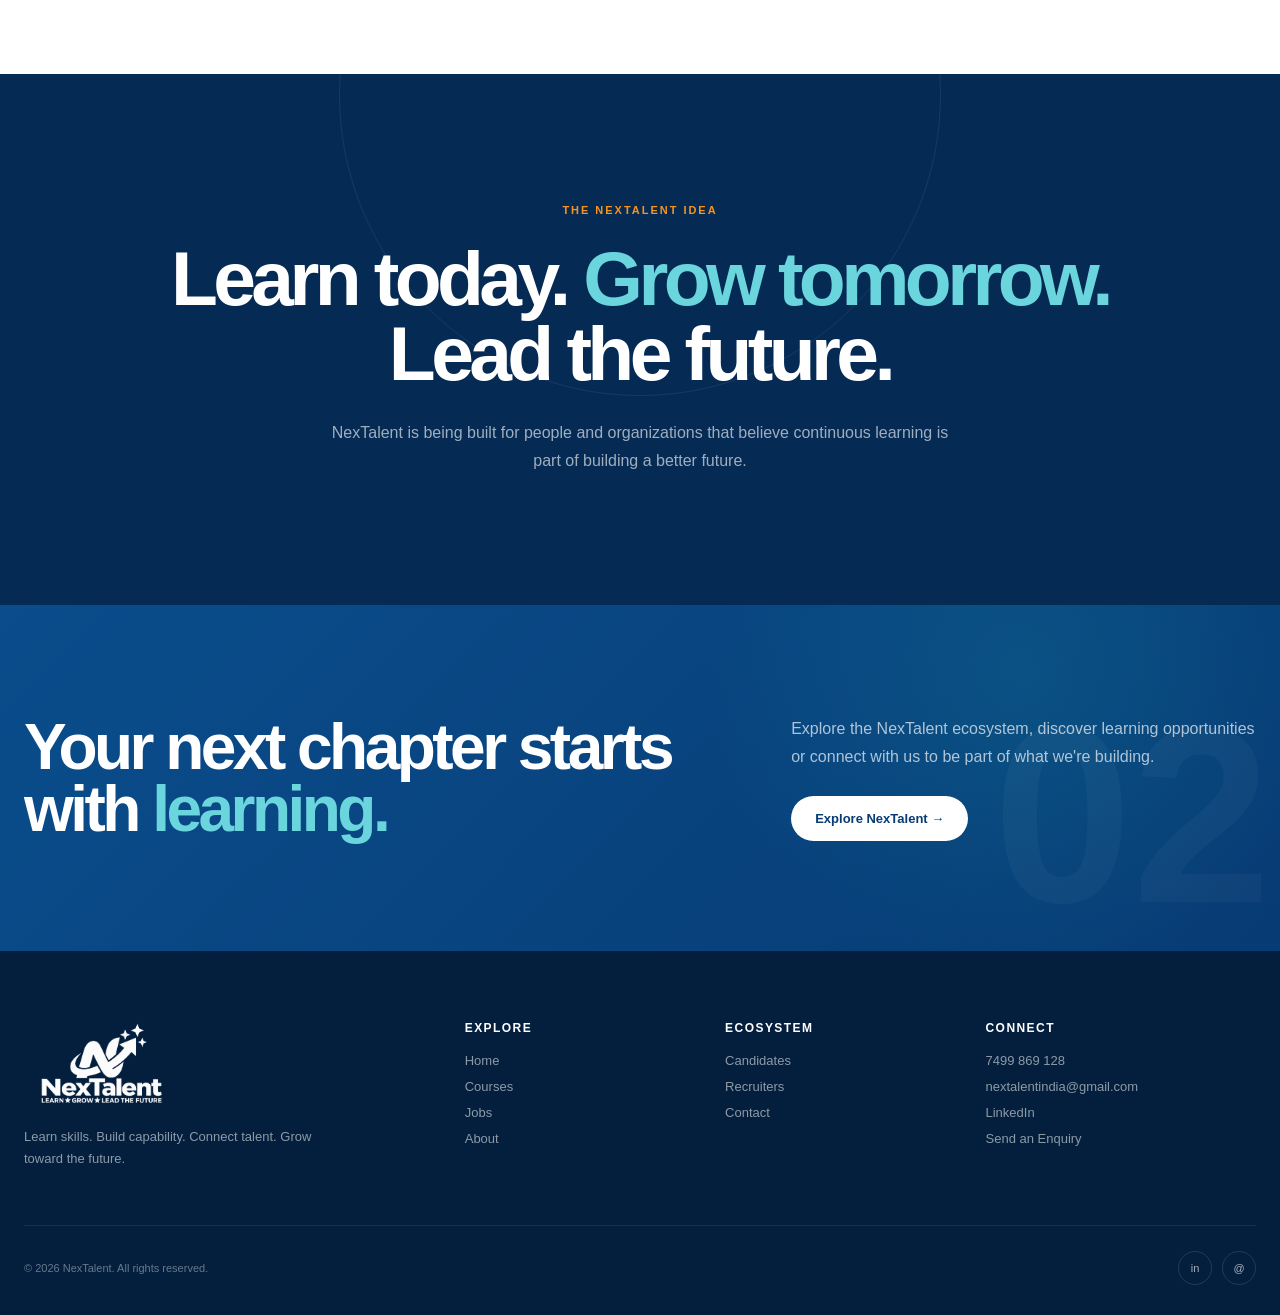
<file: pages/about.html>
<!DOCTYPE html>
<html lang="en">
<head>
    <meta charset="UTF-8">
    <meta
        name="viewport"
        content="width=device-width, initial-scale=1.0"
    >

    <title>About NexTalent | Learn. Grow. Lead.</title>

    <meta
        name="description"
        content="Learn about NexTalent — a platform built around learning, capability development, career growth and the future of talent."
    >

    <link rel="icon" href="../assets/images/logo.png">

    <style>

        /* =========================================================
           NEX TALENT — ABOUT PAGE
           Premium Editorial / Brand Story Design
        ========================================================= */

        :root {
            --navy: #073b73;
            --navy-dark: #052b55;
            --blue: #0a4d8c;
            --teal: #159eac;
            --teal-dark: #087e8b;
            --orange: #f7941d;
            --orange-dark: #e87800;

            --white: #ffffff;

            --background: #eef4f8;
            --background-light: #f7fafc;

            --text: #14213d;
            --text-light: #5b6878;

            --border: #d8e3eb;

            --shadow-sm:
                0 10px 30px rgba(7, 59, 115, .08);

            --shadow-md:
                0 20px 55px rgba(7, 59, 115, .12);

            --radius-md: 24px;
            --radius-lg: 34px;

            --container: 1240px;
        }


        /* =========================================================
           RESET
        ========================================================= */

        * {
            margin: 0;
            padding: 0;
            box-sizing: border-box;
        }

        html {
            scroll-behavior: smooth;
        }

        body {
            font-family:
                Inter,
                "Segoe UI",
                Arial,
                sans-serif;

            color: var(--text);

            background: var(--background-light);

            overflow-x: hidden;
        }

        a {
            text-decoration: none;
            color: inherit;
        }

        img {
            max-width: 100%;
            display: block;
        }

        button {
            font: inherit;
        }

        .about-container {
            width:
                min(
                    var(--container),
                    calc(100% - 48px)
                );

            margin: auto;
        }


        /* =========================================================
           NAVBAR
        ========================================================= */

        .about-nav {
            position: fixed;

            top: 0;
            left: 0;

            width: 100%;

            z-index: 1000;

            padding: 18px 0;

            transition:
                background .3s ease,
                box-shadow .3s ease,
                padding .3s ease;
        }

        .about-nav.scrolled {
            background:
                rgba(255,255,255,.93);

            backdrop-filter:
                blur(18px);

            box-shadow:
                0 8px 30px rgba(7,59,115,.08);

            padding: 12px 0;
        }

        .about-nav-inner {
            width:
                min(
                    var(--container),
                    calc(100% - 48px)
                );

            margin: auto;

            display: flex;

            align-items: center;
            justify-content: space-between;

            gap: 30px;
        }

        .about-logo {
            display: block;
        }

        .about-logo img {
            width: 150px;
            height: auto;
        }

        .about-nav-links {
            display: flex;

            align-items: center;

            gap: 28px;
        }

        .about-nav-links a {
            position: relative;

            padding: 8px 0;

            color: var(--text);

            font-size: 14px;
            font-weight: 600;

            transition:
                color .25s ease;
        }

        .about-nav-links a::after {
            content: "";

            position: absolute;

            left: 0;
            bottom: 0;

            width: 0;
            height: 2px;

            background: var(--teal);

            transition:
                width .25s ease;
        }

        .about-nav-links a:hover {
            color: var(--blue);
        }

        .about-nav-links a:hover::after {
            width: 100%;
        }

        .about-nav-cta {
            padding: 12px 20px !important;

            background: var(--navy);

            color: white !important;

            border-radius: 100px;

            box-shadow:
                0 8px 20px rgba(7,59,115,.18);
        }

        .about-nav-cta::after {
            display: none;
        }

        .about-nav-cta:hover {
            background: var(--blue);
        }


        /* =========================================================
           MOBILE MENU
        ========================================================= */

        .about-menu-btn {
            display: none;

            width: 42px;
            height: 42px;

            border: 0;

            border-radius: 12px;

            background: transparent;

            cursor: pointer;
        }

        .about-menu-btn span {
            display: block;

            width: 22px;
            height: 2px;

            margin: 5px auto;

            background: var(--navy);
        }

        .about-mobile-menu {
            display: none;
        }


        /* =========================================================
           HERO
        ========================================================= */

        .about-hero {
            position: relative;

            min-height: 100vh;

            display: flex;

            align-items: center;

            overflow: hidden;

            background:
                radial-gradient(
                    circle at 85% 20%,
                    rgba(21,158,172,.18),
                    transparent 31%
                ),
                radial-gradient(
                    circle at 12% 82%,
                    rgba(247,148,29,.08),
                    transparent 28%
                ),
                linear-gradient(
                    135deg,
                    #f5f9fb 0%,
                    #e5eff5 100%
                );
        }

        .about-hero::before {
            content: "";

            position: absolute;

            width: 680px;
            height: 680px;

            right: -280px;
            top: 70px;

            border:
                1px solid
                rgba(7,59,115,.08);

            border-radius: 50%;
        }

        .about-hero::after {
            content: "";

            position: absolute;

            width: 440px;
            height: 440px;

            right: -80px;
            top: 190px;

            border:
                1px solid
                rgba(21,158,172,.13);

            border-radius: 50%;
        }

        .about-hero-grid {
            position: relative;

            z-index: 2;

            display: grid;

            grid-template-columns:
                1.05fr
                .95fr;

            align-items: center;

            gap: 80px;

            padding-top: 90px;
        }

        .about-eyebrow {
            display: inline-flex;

            align-items: center;

            gap: 9px;

            margin-bottom: 24px;

            color: var(--teal-dark);

            font-size: 12px;

            font-weight: 800;

            letter-spacing: .16em;

            text-transform: uppercase;
        }

        .about-eyebrow::before {
            content: "";

            width: 28px;
            height: 2px;

            background:
                var(--orange);
        }

        .about-hero h1 {
            max-width: 780px;

            font-family:
                "Trebuchet MS",
                Inter,
                sans-serif;

            font-size:
                clamp(50px, 6.3vw, 86px);

            line-height: .96;

            letter-spacing: -.06em;

            color: var(--navy);
        }

        .about-hero h1 span {
            color: var(--teal);
        }

        .about-hero-text {
            max-width: 620px;

            margin-top: 28px;

            color: var(--text-light);

            font-size: 18px;

            line-height: 1.75;
        }

        .about-hero-actions {
            display: flex;

            align-items: center;

            gap: 14px;

            margin-top: 34px;
        }

        .about-primary-btn {
            display: inline-flex;

            align-items: center;
            justify-content: center;

            min-height: 52px;

            padding:
                0 25px;

            border-radius: 100px;

            background:
                var(--navy);

            color: white;

            font-size: 14px;

            font-weight: 700;

            box-shadow:
                0 15px 30px
                rgba(7,59,115,.17);

            transition:
                transform .25s ease,
                background .25s ease;
        }

        .about-primary-btn:hover {
            transform:
                translateY(-3px);

            background:
                var(--blue);
        }

        .about-secondary-btn {
            display: inline-flex;

            align-items: center;
            justify-content: center;

            min-height: 52px;

            padding:
                0 24px;

            border:
                1px solid
                var(--border);

            border-radius: 100px;

            background:
                rgba(255,255,255,.55);

            color:
                var(--navy);

            font-size: 14px;

            font-weight: 700;

            transition:
                transform .25s ease,
                background .25s ease;
        }

        .about-secondary-btn:hover {
            transform:
                translateY(-3px);

            background:
                white;
        }


        /* =========================================================
           HERO VISUAL
        ========================================================= */

        .about-hero-visual {
            position: relative;

            min-height: 560px;

            display: flex;

            align-items: center;
            justify-content: center;
        }

        .about-orbit {
            position: absolute;

            width: 440px;
            height: 440px;

            border:
                1px solid
                rgba(7,59,115,.12);

            border-radius: 50%;
        }

        .about-orbit.two {
            width: 340px;
            height: 340px;

            border-color:
                rgba(21,158,172,.17);

            transform:
                rotate(25deg);
        }

        .about-orbit.three {
            width: 530px;
            height: 530px;

            border-color:
                rgba(247,148,29,.10);

            transform:
                rotate(-25deg);
        }

        .about-core {
            position: relative;

            z-index: 4;

            width: 215px;
            height: 215px;

            display: flex;

            flex-direction: column;

            align-items: center;
            justify-content: center;

            text-align: center;

            border-radius: 50%;

            background:
                radial-gradient(
                    circle at 35% 25%,
                    #1aa2b0,
                    var(--navy) 70%
                );

            color: white;

            box-shadow:
                0 35px 80px
                rgba(7,59,115,.28),

                inset 0 0 0 10px
                rgba(255,255,255,.08);
        }

        .about-core-small {
            margin-bottom: 8px;

            color:
                rgba(255,255,255,.62);

            font-size: 10px;

            font-weight: 700;

            letter-spacing: .17em;

            text-transform: uppercase;
        }

        .about-core-title {
            font-size: 30px;

            font-weight: 800;

            letter-spacing: -.045em;
        }

        .about-core-line {
            width: 40px;
            height: 2px;

            margin-top: 13px;

            background:
                var(--orange);
        }

        .about-floating {
            position: absolute;

            z-index: 6;

            display: flex;

            align-items: center;

            gap: 12px;

            padding:
                14px 17px;

            border:
                1px solid
                rgba(255,255,255,.8);

            border-radius: 16px;

            background:
                rgba(255,255,255,.90);

            backdrop-filter:
                blur(12px);

            box-shadow:
                0 18px 45px
                rgba(7,59,115,.13);

            color:
                var(--navy);

            font-size: 12px;

            font-weight: 800;
        }

        .about-floating-icon {
            width: 36px;
            height: 36px;

            display: flex;

            align-items: center;
            justify-content: center;

            border-radius: 11px;

            background:
                var(--background);

            font-size: 17px;
        }

        .about-floating.one {
            top: 65px;
            right: 35px;
        }

        .about-floating.two {
            top: 175px;
            left: 5px;
        }

        .about-floating.three {
            right: 0;
            bottom: 95px;
        }

        .about-floating.four {
            left: 55px;
            bottom: 45px;
        }


        /* =========================================================
           STAT STRIP
        ========================================================= */

        .about-stat-strip {
            background:
                var(--navy);

            color: white;
        }

        .about-stats {
            display: grid;

            grid-template-columns:
                repeat(4, 1fr);
        }

        .about-stat {
            padding:
                35px 30px;

            border-right:
                1px solid
                rgba(255,255,255,.10);
        }

        .about-stat:last-child {
            border-right: 0;
        }

        .about-stat-number {
            color: white;

            font-size: 27px;

            font-weight: 800;

            margin-bottom: 5px;
        }

        .about-stat-text {
            color:
                rgba(255,255,255,.62);

            font-size: 12px;

            line-height: 1.5;
        }


        /* =========================================================
           STORY
        ========================================================= */

        .about-story {
            position: relative;

            padding:
                125px 0;

            background:
                var(--navy-dark);

            color: white;

            overflow: hidden;
        }

        .about-story::after {
            content: "01";

            position: absolute;

            right: 4%;
            bottom: -65px;

            color:
                rgba(255,255,255,.035);

            font-size: 210px;

            font-weight: 900;

            line-height: 1;
        }

        .about-story-grid {
            display: grid;

            grid-template-columns:
                .8fr
                1.2fr;

            gap: 100px;
        }

        .about-section-number {
            color:
                var(--orange);

            font-size: 13px;

            font-weight: 800;

            letter-spacing: .18em;
        }

        .about-story h2 {
            margin-top: 20px;

            font-size:
                clamp(40px, 5vw, 65px);

            line-height: 1;

            letter-spacing: -.05em;
        }

        .about-story-content {
            max-width: 710px;
        }

        .about-story-content p {
            margin-bottom: 24px;

            color:
                rgba(255,255,255,.70);

            font-size: 18px;

            line-height: 1.8;
        }

        .about-story-highlight {
            margin-top: 35px;

            padding-left: 22px;

            border-left:
                3px solid
                var(--teal);

            color: white;

            font-size: 19px;

            font-weight: 600;

            line-height: 1.65;
        }


        /* =========================================================
           VISION / MISSION
        ========================================================= */

        .about-vision {
            padding:
                125px 0;

            background:
                var(--background-light);
        }

        .about-section-heading {
            max-width: 850px;

            margin-bottom: 60px;
        }

        .about-section-label {
            color:
                var(--teal-dark);

            font-size: 12px;

            font-weight: 800;

            letter-spacing: .16em;

            text-transform: uppercase;
        }

        .about-section-heading h2 {
            margin-top: 15px;

            color:
                var(--navy);

            font-size:
                clamp(40px, 5vw, 64px);

            line-height: .98;

            letter-spacing: -.055em;
        }

        .about-vision-grid {
            display: grid;

            grid-template-columns:
                1fr
                1fr;

            gap: 20px;
        }

        .about-vision-card {
            position: relative;

            min-height: 400px;

            padding: 45px;

            border:
                1px solid
                var(--border);

            border-radius:
                var(--radius-lg);

            overflow: hidden;

            background:
                white;
        }

        .about-vision-card.dark {
            background:
                var(--navy);

            border-color:
                var(--navy);

            color: white;
        }

        .about-vision-card::after {
            content: "";

            position: absolute;

            width: 330px;
            height: 330px;

            right: -130px;
            bottom: -160px;

            border:
                1px solid
                rgba(7,59,115,.09);

            border-radius: 50%;
        }

        .about-vision-card.dark::after {
            border-color:
                rgba(255,255,255,.08);
        }

        .about-card-number {
            color:
                var(--orange);

            font-size: 12px;

            font-weight: 800;

            letter-spacing: .15em;
        }

        .about-vision-card h3 {
            max-width: 500px;

            margin-top: 35px;

            font-size: 38px;

            line-height: 1;

            letter-spacing: -.045em;
        }

        .about-vision-card:not(.dark) h3 {
            color:
                var(--navy);
        }

        .about-vision-card p {
            max-width: 540px;

            margin-top: 20px;

            color:
                var(--text-light);

            font-size: 15px;

            line-height: 1.8;
        }

        .about-vision-card.dark p {
            color:
                rgba(255,255,255,.65);
        }


        /* =========================================================
           PHILOSOPHY
        ========================================================= */

        .about-philosophy {
            padding:
                125px 0;

            background:
                white;
        }

        .about-philosophy-layout {
            display: grid;

            grid-template-columns:
                .9fr
                1.1fr;

            gap: 90px;

            align-items: center;
        }

        .about-philosophy-visual {
            position: relative;

            min-height: 520px;

            border-radius:
                var(--radius-lg);

            overflow: hidden;

            background:
                linear-gradient(
                    145deg,
                    var(--navy),
                    var(--blue)
                );

            box-shadow:
                var(--shadow-md);
        }

        .about-philosophy-visual::before {
            content: "";

            position: absolute;

            width: 440px;
            height: 440px;

            right: -190px;
            top: -180px;

            border:
                1px solid
                rgba(255,255,255,.12);

            border-radius: 50%;
        }

        .about-philosophy-visual::after {
            content: "";

            position: absolute;

            width: 300px;
            height: 300px;

            left: -140px;
            bottom: -140px;

            border:
                1px solid
                rgba(21,158,172,.30);

            border-radius: 50%;
        }

        .about-philosophy-center {
            position: absolute;

            z-index: 2;

            top: 50%;
            left: 50%;

            transform:
                translate(-50%, -50%);

            width: 180px;
            height: 180px;

            display: flex;

            align-items: center;
            justify-content: center;

            text-align: center;

            border-radius: 50%;

            background:
                rgba(255,255,255,.08);

            border:
                1px solid
                rgba(255,255,255,.15);

            backdrop-filter:
                blur(10px);

            color: white;

            font-size: 22px;

            font-weight: 800;

            letter-spacing: -.03em;
        }

        .about-philosophy-orbit {
            position: absolute;

            width: 350px;
            height: 350px;

            top: 50%;
            left: 50%;

            transform:
                translate(-50%, -50%);

            border:
                1px solid
                rgba(255,255,255,.13);

            border-radius: 50%;
        }

        .about-philosophy-chip {
            position: absolute;

            z-index: 3;

            padding:
                12px 15px;

            border:
                1px solid
                rgba(255,255,255,.12);

            border-radius:
                100px;

            background:
                rgba(255,255,255,.08);

            color:
                rgba(255,255,255,.85);

            font-size: 11px;

            font-weight: 700;
        }

        .about-philosophy-chip.one {
            top: 85px;
            left: 45px;
        }

        .about-philosophy-chip.two {
            top: 105px;
            right: 35px;
        }

        .about-philosophy-chip.three {
            bottom: 105px;
            left: 35px;
        }

        .about-philosophy-chip.four {
            bottom: 80px;
            right: 45px;
        }

        .about-philosophy-copy h2 {
            margin-top: 15px;

            color:
                var(--navy);

            font-size:
                clamp(40px, 4.5vw, 60px);

            line-height: 1;

            letter-spacing: -.05em;
        }

        .about-philosophy-copy > p {
            margin-top: 25px;

            color:
                var(--text-light);

            font-size: 16px;

            line-height: 1.8;
        }

        .about-philosophy-list {
            display: grid;

            gap: 15px;

            margin-top: 30px;
        }

        .about-philosophy-item {
            display: flex;

            align-items: flex-start;

            gap: 12px;

            font-size: 14px;

            line-height: 1.55;
        }

        .about-check {
            flex: 0 0 auto;

            width: 23px;
            height: 23px;

            display: flex;

            align-items: center;
            justify-content: center;

            border-radius: 50%;

            background:
                rgba(21,158,172,.12);

            color:
                var(--teal-dark);

            font-size: 12px;

            font-weight: 900;
        }


        /* =========================================================
           VALUES
        ========================================================= */

        .about-values {
            padding:
                125px 0;

            background:
                linear-gradient(
                    135deg,
                    #e6f0f5,
                    #f4f8fa
                );
        }

        .about-values-header {
            display: flex;

            align-items: flex-end;

            justify-content: space-between;

            gap: 50px;

            margin-bottom: 60px;
        }

        .about-values-header h2 {
            max-width: 700px;

            margin-top: 15px;

            color:
                var(--navy);

            font-size:
                clamp(40px, 5vw, 62px);

            line-height: .98;

            letter-spacing: -.055em;
        }

        .about-values-header p {
            max-width: 410px;

            color:
                var(--text-light);

            font-size: 15px;

            line-height: 1.7;
        }

        .about-values-grid {
            display: grid;

            grid-template-columns:
                repeat(4, 1fr);

            gap: 18px;
        }

        .about-value-card {
            position: relative;

            min-height: 315px;

            padding: 30px;

            border:
                1px solid
                var(--border);

            border-radius:
                var(--radius-md);

            background:
                rgba(255,255,255,.72);

            overflow: hidden;

            transition:
                transform .3s ease,
                box-shadow .3s ease,
                border-color .3s ease;
        }

        .about-value-card::before {
            content: "";

            position: absolute;

            width: 140px;
            height: 140px;

            top: -60px;
            right: -60px;

            border-radius: 50%;

            background:
                rgba(21,158,172,.07);
        }

        .about-value-card:hover {
            transform:
                translateY(-8px);

            box-shadow:
                var(--shadow-md);

            border-color:
                rgba(21,158,172,.35);
        }

        .about-value-number {
            color:
                rgba(7,59,115,.16);

            font-size: 50px;

            font-weight: 900;
        }

        .about-value-icon {
            width: 50px;
            height: 50px;

            display: flex;

            align-items: center;
            justify-content: center;

            border-radius: 15px;

            background:
                var(--background);

            color:
                var(--navy);

            font-size: 20px;
        }

        .about-value-card h3 {
            margin-top: 25px;

            color:
                var(--navy);

            font-size: 20px;
        }

        .about-value-card p {
            margin-top: 10px;

            color:
                var(--text-light);

            font-size: 14px;

            line-height: 1.65;
        }


        /* =========================================================
           WHAT WE ARE BUILDING
        ========================================================= */

        .about-building {
            padding:
                125px 0;

            background:
                white;
        }

        .about-building-header {
            max-width: 820px;

            margin-bottom: 65px;
        }

        .about-building-header h2 {
            margin-top: 15px;

            color:
                var(--navy);

            font-size:
                clamp(40px, 5vw, 64px);

            line-height: .98;

            letter-spacing: -.055em;
        }

        .about-building-grid {
            display: grid;

            grid-template-columns:
                repeat(3, 1fr);

            gap: 18px;
        }

        .about-building-card {
            min-height: 330px;

            padding: 34px;

            border:
                1px solid
                var(--border);

            border-radius:
                var(--radius-md);

            background:
                var(--background-light);

            transition:
                transform .3s ease,
                box-shadow .3s ease;
        }

        .about-building-card:hover {
            transform:
                translateY(-7px);

            box-shadow:
                var(--shadow-sm);

            background:
                white;
        }

        .about-building-number {
            color:
                var(--orange);

            font-size: 11px;

            font-weight: 800;

            letter-spacing: .15em;
        }

        .about-building-card h3 {
            margin-top: 28px;

            color:
                var(--navy);

            font-size: 25px;

            letter-spacing: -.03em;
        }

        .about-building-card p {
            margin-top: 12px;

            color:
                var(--text-light);

            font-size: 14px;

            line-height: 1.7;
        }

        .about-building-status {
            display: inline-flex;

            margin-top: 25px;

            padding:
                8px 12px;

            border-radius:
                100px;

            background:
                rgba(21,158,172,.10);

            color:
                var(--teal-dark);

            font-size: 10px;

            font-weight: 800;

            letter-spacing: .1em;

            text-transform: uppercase;
        }


        /* =========================================================
           BRAND STATEMENT
        ========================================================= */

        .about-statement {
            position: relative;

            padding:
                130px 0;

            background:
                var(--navy-dark);

            color: white;

            text-align: center;

            overflow: hidden;
        }

        .about-statement::before {
            content: "";

            position: absolute;

            width: 600px;
            height: 600px;

            top: -280px;
            left: 50%;

            transform:
                translateX(-50%);

            border:
                1px solid
                rgba(255,255,255,.07);

            border-radius: 50%;
        }

        .about-statement-label {
            position: relative;

            z-index: 2;

            color:
                var(--orange);

            font-size: 11px;

            font-weight: 800;

            letter-spacing: .18em;

            text-transform: uppercase;
        }

        .about-statement h2 {
            position: relative;

            z-index: 2;

            max-width: 950px;

            margin:
                25px auto 0;

            color: white;

            font-size:
                clamp(43px, 6vw, 78px);

            line-height: .98;

            letter-spacing: -.06em;
        }

        .about-statement h2 span {
            color:
                #6bd5dd;
        }

        .about-statement p {
            position: relative;

            z-index: 2;

            max-width: 620px;

            margin:
                28px auto 0;

            color:
                rgba(255,255,255,.62);

            font-size: 16px;

            line-height: 1.75;
        }


        /* =========================================================
           CTA
        ========================================================= */

        .about-cta {
            padding:
                110px 0;

            background:
                radial-gradient(
                    circle at 80% 20%,
                    rgba(21,158,172,.18),
                    transparent 30%
                ),
                linear-gradient(
                    135deg,
                    var(--blue),
                    var(--navy)
                );

            color: white;
        }

        .about-cta-inner {
            position: relative;

            display: grid;

            grid-template-columns:
                1.2fr
                .8fr;

            align-items: center;

            gap: 70px;
        }

        .about-cta-inner::after {
            content: "02";

            position: absolute;

            right: -15px;
            bottom: -100px;

            color:
                rgba(255,255,255,.035);

            font-size: 250px;

            font-weight: 900;

            line-height: 1;
        }

        .about-cta h2 {
            position: relative;

            z-index: 2;

            max-width: 800px;

            font-size:
                clamp(42px, 5vw, 70px);

            line-height: .98;

            letter-spacing: -.055em;
        }

        .about-cta h2 span {
            color:
                #6bd5dd;
        }

        .about-cta-copy {
            position: relative;

            z-index: 2;
        }

        .about-cta-copy p {
            color:
                rgba(255,255,255,.68);

            font-size: 16px;

            line-height: 1.75;
        }

        .about-cta-button {
            display: inline-flex;

            align-items: center;
            justify-content: center;

            margin-top: 25px;

            padding:
                15px 24px;

            border-radius:
                100px;

            background:
                white;

            color:
                var(--navy);

            font-size: 13px;

            font-weight: 800;

            transition:
                transform .25s ease,
                box-shadow .25s ease;
        }

        .about-cta-button:hover {
            transform:
                translateY(-3px);

            box-shadow:
                0 15px 30px
                rgba(0,0,0,.16);
        }


        /* =========================================================
           FOOTER
        ========================================================= */

        .about-footer {
            padding:
                70px 0 30px;

            background:
                #031f3d;

            color: white;
        }

        .about-footer-top {
            display: grid;

            grid-template-columns:
                1.3fr
                .7fr
                .7fr
                .9fr;

            gap: 50px;

            padding-bottom: 55px;

            border-bottom:
                1px solid
                rgba(255,255,255,.08);
        }

        .about-footer-brand img {
            width: 155px;

            margin-bottom: 20px;

            filter:
                brightness(0)
                invert(1);
        }

        .about-footer-brand p {
            max-width: 300px;

            color:
                rgba(255,255,255,.55);

            font-size: 13px;

            line-height: 1.7;
        }

        .about-footer-column h4 {
            margin-bottom: 18px;

            color: white;

            font-size: 12px;

            letter-spacing: .12em;

            text-transform: uppercase;
        }

        .about-footer-column a {
            display: block;

            margin-bottom: 11px;

            color:
                rgba(255,255,255,.55);

            font-size: 13px;

            transition:
                color .2s ease;
        }

        .about-footer-column a:hover {
            color: white;
        }

        .about-footer-bottom {
            display: flex;

            align-items: center;

            justify-content: space-between;

            gap: 20px;

            padding-top: 25px;

            color:
                rgba(255,255,255,.4);

            font-size: 11px;
        }

        .about-footer-social {
            display: flex;

            gap: 10px;
        }

        .about-footer-social a {
            width: 34px;
            height: 34px;

            display: flex;

            align-items: center;
            justify-content: center;

            border-radius: 50%;

            border:
                1px solid
                rgba(255,255,255,.12);

            color:
                rgba(255,255,255,.65);

            font-size: 11px;
        }


        /* =========================================================
           REVEAL
        ========================================================= */

        .about-reveal {
            opacity: 0;

            transform:
                translateY(25px);

            transition:
                opacity .7s ease,
                transform .7s ease;
        }

        .about-reveal.visible {
            opacity: 1;

            transform:
                translateY(0);
        }


        /* =========================================================
           RESPONSIVE — 1050
        ========================================================= */

        @media (max-width: 1050px) {

            .about-hero-grid {
                gap: 35px;
            }

            .about-values-grid {
                grid-template-columns:
                    repeat(2, 1fr);
            }

            .about-building-grid {
                grid-template-columns:
                    repeat(2, 1fr);
            }

            .about-philosophy-layout {
                gap: 45px;
            }

            .about-footer-top {
                grid-template-columns:
                    1fr 1fr;
            }
        }


        /* =========================================================
           RESPONSIVE — 800
        ========================================================= */

        @media (max-width: 800px) {

            .about-container,
            .about-nav-inner {
                width:
                    min(
                        100% - 32px,
                        var(--container)
                    );
            }

            .about-nav {
                padding:
                    13px 0;
            }

            .about-nav-links {
                display: none;
            }

            .about-menu-btn {
                display: block;
            }

            .about-mobile-menu {
                position: absolute;

                top:
                    calc(100% + 8px);

                left: 16px;
                right: 16px;

                padding: 18px;

                border:
                    1px solid
                    var(--border);

                border-radius: 20px;

                background:
                    rgba(255,255,255,.97);

                backdrop-filter:
                    blur(18px);

                box-shadow:
                    var(--shadow-md);
            }

            .about-mobile-menu.open {
                display: block;
            }

            .about-mobile-menu a {
                display: block;

                padding:
                    13px 10px;

                border-bottom:
                    1px solid
                    var(--border);

                color:
                    var(--navy);

                font-size: 14px;

                font-weight: 700;
            }

            .about-mobile-menu a:last-child {
                border-bottom: 0;
            }

            .about-hero {
                min-height: auto;

                padding:
                    130px 0 70px;
            }

            .about-hero-grid {
                grid-template-columns: 1fr;

                text-align: center;

                padding-top: 20px;
            }

            .about-eyebrow {
                justify-content: center;
            }

            .about-hero-text {
                margin-left: auto;
                margin-right: auto;
            }

            .about-hero-actions {
                justify-content: center;

                flex-wrap: wrap;
            }

            .about-hero-visual {
                min-height: 460px;
            }

            .about-stats {
                grid-template-columns:
                    repeat(2, 1fr);
            }

            .about-stat:nth-child(2) {
                border-right: 0;
            }

            .about-stat:nth-child(-n+2) {
                border-bottom:
                    1px solid
                    rgba(255,255,255,.10);
            }

            .about-story-grid,
            .about-philosophy-layout,
            .about-cta-inner {
                grid-template-columns: 1fr;

                gap: 45px;
            }

            .about-values-header {
                display: block;
            }

            .about-values-header p {
                margin-top: 20px;
            }

            .about-vision-grid {
                grid-template-columns: 1fr;
            }

            .about-footer-top {
                grid-template-columns:
                    1fr 1fr;
            }
        }


        /* =========================================================
           RESPONSIVE — 520
        ========================================================= */

        @media (max-width: 520px) {

            .about-hero h1 {
                font-size: 47px;
            }

            .about-hero-text {
                font-size: 16px;
            }

            .about-hero-actions {
                flex-direction: column;

                align-items: stretch;
            }

            .about-primary-btn,
            .about-secondary-btn {
                width: 100%;
            }

            .about-hero-visual {
                min-height: 380px;

                transform:
                    scale(.82);

                margin:
                    -35px 0;
            }

            .about-floating {
                transform:
                    scale(.85);
            }

            .about-floating.one {
                right: 0;
                top: 40px;
            }

            .about-floating.two {
                left: -5px;
                top: 125px;
            }

            .about-floating.three {
                right: -10px;
                bottom: 65px;
            }

            .about-floating.four {
                left: 0;
                bottom: 30px;
            }

            .about-orbit.three {
                width: 450px;
                height: 450px;
            }

            .about-stats {
                grid-template-columns: 1fr;
            }

            .about-stat {
                border-right: 0;

                border-bottom:
                    1px solid
                    rgba(255,255,255,.10);
            }

            .about-stat:last-child {
                border-bottom: 0;
            }

            .about-story,
            .about-vision,
            .about-philosophy,
            .about-values,
            .about-building {
                padding:
                    85px 0;
            }

            .about-values-grid,
            .about-building-grid {
                grid-template-columns: 1fr;
            }

            .about-vision-card {
                min-height: auto;

                padding: 32px;
            }

            .about-philosophy-visual {
                min-height: 430px;
            }

            .about-philosophy-orbit {
                width: 300px;
                height: 300px;
            }

            .about-philosophy-center {
                width: 150px;
                height: 150px;

                font-size: 19px;
            }

            .about-statement {
                padding:
                    90px 0;
            }

            .about-cta {
                padding:
                    85px 0;
            }

            .about-footer-top {
                grid-template-columns: 1fr;
            }

            .about-footer-bottom {
                flex-direction: column;

                align-items: flex-start;
            }
        }

    </style>
</head>

<body>


<!-- =========================================================
     NAVIGATION
========================================================= -->

<header
    class="about-nav"
    id="aboutNav"
>

    <div class="about-nav-inner">

        <a
            href="../index.html"
            class="about-logo"
        >
            <img
                id="navLogo"
                alt="NexTalent"
            >
        </a>


        <nav class="about-nav-links">

            <a href="../index.html">
                Home
            </a>

            <a href="courses.html">
                Courses
            </a>

            <a href="jobs.html">
                Jobs
            </a>

            <a href="candidates.html">
                Candidates
            </a>

            <a href="recruiters.html">
                Recruiters
            </a>

            <a href="about.html">
                About
            </a>

            <a
                href="contact.html"
                class="about-nav-cta"
            >
                Contact
            </a>

        </nav>


        <button
            class="about-menu-btn"
            id="aboutMenuBtn"
            aria-label="Open menu"
        >

            <span></span>
            <span></span>
            <span></span>

        </button>

    </div>


    <div
        class="about-mobile-menu"
        id="aboutMobileMenu"
    >

        <a href="../index.html">
            Home
        </a>

        <a href="courses.html">
            Courses
        </a>

        <a href="jobs.html">
            Jobs
        </a>

        <a href="candidates.html">
            Candidates
        </a>

        <a href="recruiters.html">
            Recruiters
        </a>

        <a href="about.html">
            About
        </a>

        <a href="contact.html">
            Contact
        </a>

    </div>

</header>


<!-- =========================================================
     HERO
========================================================= -->

<main>

<section class="about-hero">

    <div class="about-container">

        <div class="about-hero-grid">

            <div class="about-hero-content about-reveal">

                <div class="about-eyebrow">
                    About NexTalent
                </div>

                <h1>
                    Learn.
                    <span>Grow.</span>
                    Lead.
                </h1>

                <p class="about-hero-text">
                    NexTalent is being built around a simple idea:
                    meaningful careers are created when people have
                    access to the right skills, practical learning and
                    opportunities to grow.
                </p>

                <div class="about-hero-actions">

                    <a
                        href="courses.html"
                        class="about-primary-btn"
                    >
                        Explore Learning →
                    </a>

                    <a
                        href="contact.html"
                        class="about-secondary-btn"
                    >
                        Connect With Us
                    </a>

                </div>

            </div>


            <!-- HERO VISUAL -->

            <div class="about-hero-visual about-reveal">

                <div class="about-orbit three"></div>

                <div class="about-orbit"></div>

                <div class="about-orbit two"></div>


                <div class="about-core">

                    <div class="about-core-small">
                        The NexTalent Vision
                    </div>

                    <div class="about-core-title">
                        Learn.
                    </div>

                    <div class="about-core-line"></div>

                </div>


                <div class="about-floating one">

                    <div class="about-floating-icon">
                        ✦
                    </div>

                    <span>
                        Learn
                    </span>

                </div>


                <div class="about-floating two">

                    <div class="about-floating-icon">
                        ↗
                    </div>

                    <span>
                        Build
                    </span>

                </div>


                <div class="about-floating three">

                    <div class="about-floating-icon">
                        ✓
                    </div>

                    <span>
                        Grow
                    </span>

                </div>


                <div class="about-floating four">

                    <div class="about-floating-icon">
                        ∞
                    </div>

                    <span>
                        Lead
                    </span>

                </div>

            </div>

        </div>

    </div>

</section>


<!-- =========================================================
     STAT STRIP
========================================================= -->

<section class="about-stat-strip">

    <div class="about-container">

        <div class="about-stats">

            <div class="about-stat">

                <div class="about-stat-number">
                    Learn
                </div>

                <div class="about-stat-text">
                    Develop relevant knowledge and practical skills.
                </div>

            </div>


            <div class="about-stat">

                <div class="about-stat-number">
                    Grow
                </div>

                <div class="about-stat-text">
                    Turn capability into continuous professional growth.
                </div>

            </div>


            <div class="about-stat">

                <div class="about-stat-number">
                    Connect
                </div>

                <div class="about-stat-text">
                    Bring candidates, organizations and learning closer.
                </div>

            </div>


            <div class="about-stat">

                <div class="about-stat-number">
                    Lead
                </div>

                <div class="about-stat-text">
                    Create a future shaped by adaptable talent.
                </div>

            </div>

        </div>

    </div>

</section>


<!-- =========================================================
     OUR STORY
========================================================= -->

<section class="about-story">

    <div class="about-container">

        <div class="about-story-grid">

            <div class="about-reveal">

                <div class="about-section-number">
                    01 / OUR STORY
                </div>

                <h2>
                    The future of
                    work needs
                    better bridges.
                </h2>

            </div>


            <div class="about-story-content about-reveal">

                <p>
                    Technology is changing the way people learn, work
                    and build careers. New tools and technologies are
                    creating opportunities, while also changing the
                    skills organizations need.
                </p>

                <p>
                    NexTalent is being built to bring these worlds
                    closer together — learning, candidates,
                    organizations and continuous development.
                </p>

                <p>
                    The platform begins with learning and career
                    development, while creating a foundation for a
                    broader talent ecosystem.
                </p>

                <div class="about-story-highlight">
                    We believe the strongest career journeys are built
                    through continuous learning, practical capability
                    and meaningful connections.
                </div>

            </div>

        </div>

    </div>

</section>


<!-- =========================================================
     VISION / MISSION
========================================================= -->

<section class="about-vision">

    <div class="about-container">

        <div class="about-section-heading about-reveal">

            <div class="about-section-label">
                Vision & Mission
            </div>

            <h2>
                A platform designed
                around people and capability.
            </h2>

        </div>


        <div class="about-vision-grid">

            <article
                class="about-vision-card dark about-reveal"
            >

                <div class="about-card-number">
                    01 / VISION
                </div>

                <h3>
                    Build a connected talent ecosystem.
                </h3>

                <p>
                    Our vision is to create a platform where people can
                    continuously develop their capabilities and where
                    organizations can connect with talent and learning
                    in a more meaningful way.
                </p>

            </article>


            <article
                class="about-vision-card about-reveal"
            >

                <div class="about-card-number">
                    02 / MISSION
                </div>

                <h3>
                    Make learning useful for the real world.
                </h3>

                <p>
                    Our mission is to support practical learning,
                    career development and continuous upskilling while
                    creating pathways between individuals and
                    organizations.
                </p>

            </article>

        </div>

    </div>

</section>


<!-- =========================================================
     PHILOSOPHY
========================================================= -->

<section class="about-philosophy">

    <div class="about-container">

        <div class="about-philosophy-layout">

            <div class="about-philosophy-visual about-reveal">

                <div class="about-philosophy-orbit"></div>

                <div class="about-philosophy-center">
                    Capability<br>
                    First
                </div>

                <div class="about-philosophy-chip one">
                    Learn
                </div>

                <div class="about-philosophy-chip two">
                    Practice
                </div>

                <div class="about-philosophy-chip three">
                    Build
                </div>

                <div class="about-philosophy-chip four">
                    Grow
                </div>

            </div>


            <div class="about-philosophy-copy about-reveal">

                <div class="about-section-label">
                    Our Philosophy
                </div>

                <h2>
                    Skills should lead
                    to capability.
                </h2>

                <p>
                    NexTalent is designed around the belief that
                    learning becomes more valuable when people can
                    apply it, build with it and continue developing it.
                </p>

                <div class="about-philosophy-list">

                    <div class="about-philosophy-item">

                        <span class="about-check">
                            ✓
                        </span>

                        <span>
                            Focus on practical and relevant learning.
                        </span>

                    </div>


                    <div class="about-philosophy-item">

                        <span class="about-check">
                            ✓
                        </span>

                        <span>
                            Encourage project-based development.
                        </span>

                    </div>


                    <div class="about-philosophy-item">

                        <span class="about-check">
                            ✓
                        </span>

                        <span>
                            Support continuous upskilling.
                        </span>

                    </div>


                    <div class="about-philosophy-item">

                        <span class="about-check">
                            ✓
                        </span>

                        <span>
                            Connect learning with real career goals.
                        </span>

                    </div>

                </div>

            </div>

        </div>

    </div>

</section>


<!-- =========================================================
     VALUES
========================================================= -->

<section class="about-values">

    <div class="about-container">

        <div class="about-values-header about-reveal">

            <div>

                <div class="about-section-label">
                    What We Value
                </div>

                <h2>
                    Principles behind
                    the platform.
                </h2>

            </div>

            <p>
                The NexTalent experience is designed around a small
                set of principles that guide how learning, careers and
                organizations come together.
            </p>

        </div>


        <div class="about-values-grid">

            <article class="about-value-card about-reveal">

                <div class="about-value-number">
                    01
                </div>

                <div class="about-value-icon">
                    ◇
                </div>

                <h3>
                    Practicality
                </h3>

                <p>
                    Learning should help people understand how concepts
                    translate into practical skills and real work.
                </p>

            </article>


            <article class="about-value-card about-reveal">

                <div class="about-value-number">
                    02
                </div>

                <div class="about-value-icon">
                    ↗
                </div>

                <h3>
                    Growth
                </h3>

                <p>
                    Careers evolve, so learning should continue beyond
                    a single course, degree or first job.
                </p>

            </article>


            <article class="about-value-card about-reveal">

                <div class="about-value-number">
                    03
                </div>

                <div class="about-value-icon">
                        ⌘
                </div>

                <h3>
                    Connection
                </h3>

                <p>
                    Better connections between learners, candidates
                    and organizations can create stronger opportunities.
                </p>

            </article>


            <article class="about-value-card about-reveal">

                <div class="about-value-number">
                    04
                </div>

                <div class="about-value-icon">
                    ∞
                </div>

                <h3>
                    Adaptability
                </h3>

                <p>
                    Technology changes quickly. The ability to keep
                    learning is therefore a capability in itself.
                </p>

            </article>

        </div>

    </div>

</section>


<!-- =========================================================
     WHAT WE ARE BUILDING
========================================================= -->

<section class="about-building">

    <div class="about-container">

        <div class="about-building-header about-reveal">

            <div class="about-section-label">
                The NexTalent Ecosystem
            </div>

            <h2>
                More than courses.
                A broader career ecosystem.
            </h2>

        </div>


        <div class="about-building-grid">

            <article class="about-building-card about-reveal">

                <div class="about-building-number">
                    01 / LEARNING
                </div>

                <h3>
                    Skill Development
                </h3>

                <p>
                    Structured courses and learning experiences designed
                    to help people build practical capabilities.
                </p>

                <span class="about-building-status">
                    Available
                </span>

            </article>


            <article class="about-building-card about-reveal">

                <div class="about-building-number">
                    02 / CAREERS
                </div>

                <h3>
                    Opportunities
                </h3>

                <p>
                    A career-focused ecosystem designed to eventually
                    connect developing talent with relevant
                    opportunities.
                </p>

                <span class="about-building-status">
                    Growing
                </span>

            </article>


            <article class="about-building-card about-reveal">

                <div class="about-building-number">
                    03 / ORGANIZATIONS
                </div>

                <h3>
                    Talent & Upskilling
                </h3>

                <p>
                    Future capabilities designed around organizational
                    talent discovery, employee development and
                    continuous learning.
                </p>

                <span class="about-building-status">
                    Roadmap
                </span>

            </article>

        </div>

    </div>

</section>


<!-- =========================================================
     BRAND STATEMENT
========================================================= -->

<section class="about-statement">

    <div class="about-container">

        <div class="about-statement-label">
            The NexTalent Idea
        </div>

        <h2>
            Learn today.
            <span>Grow tomorrow.</span>
            Lead the future.
        </h2>

        <p>
            NexTalent is being built for people and organizations
            that believe continuous learning is part of building a
            better future.
        </p>

    </div>

</section>


<!-- =========================================================
     CTA
========================================================= -->

<section class="about-cta">

    <div class="about-container">

        <div class="about-cta-inner">

            <h2 class="about-reveal">
                Your next chapter
                starts with
                <span>learning.</span>
            </h2>

            <div class="about-cta-copy about-reveal">

                <p>
                    Explore the NexTalent ecosystem, discover learning
                    opportunities or connect with us to be part of what
                    we're building.
                </p>

                <a
                    href="courses.html"
                    class="about-cta-button"
                >
                    Explore NexTalent →
                </a>

            </div>

        </div>

    </div>

</section>

</main>


<!-- =========================================================
     FOOTER
========================================================= -->

<footer class="about-footer">

    <div class="about-container">

        <div class="about-footer-top">

            <div class="about-footer-brand">

                <a href="../index.html">

                    <img
                        id="footerLogo"
                        alt="NexTalent"
                    >

                </a>

                <p>
                    Learn skills. Build capability. Connect talent.
                    Grow toward the future.
                </p>

            </div>


            <div class="about-footer-column">

                <h4>
                    Explore
                </h4>

                <a href="../index.html">
                    Home
                </a>

                <a href="courses.html">
                    Courses
                </a>

                <a href="jobs.html">
                    Jobs
                </a>

                <a href="about.html">
                    About
                </a>

            </div>


            <div class="about-footer-column">

                <h4>
                    Ecosystem
                </h4>

                <a href="candidates.html">
                    Candidates
                </a>

                <a href="recruiters.html">
                    Recruiters
                </a>

                <a href="contact.html">
                    Contact
                </a>

            </div>


            <div class="about-footer-column">

                <h4>
                    Connect
                </h4>

                <a href="tel:7499869128">
                    7499 869 128
                </a>

                <a href="mailto:nextalentindia@gmail.com">
                    nextalentindia@gmail.com
                </a>

                <a
                    href="https://www.linkedin.com/in/nex-talent-2652a8435"
                    target="_blank"
                    rel="noopener noreferrer"
                >
                    LinkedIn
                </a>

                <a href="contact.html">
                    Send an Enquiry
                </a>

            </div>

        </div>


        <div class="about-footer-bottom">

            <div>
                © 2026 NexTalent. All rights reserved.
            </div>

            <div class="about-footer-social">

                <a
                    href="https://www.linkedin.com/in/nex-talent-2652a8435"
                    target="_blank"
                    rel="noopener noreferrer"
                    aria-label="LinkedIn"
                >
                    in
                </a>

                <a
                    href="mailto:nextalentindia@gmail.com"
                    aria-label="Email"
                >
                    @
                </a>

            </div>

        </div>

    </div>

</footer>


<!-- =========================================================
     JAVASCRIPT
========================================================= -->

<script>

    /* =========================================================
       CENTRALIZED NEX TALENT ASSET PATHS
    ========================================================= */

    const NEX_TALENT_ASSETS = {

        logo:
            "../assets/images/logo.png"

    };


    /* Apply centralized logo */

    document.getElementById("navLogo").src =
        NEX_TALENT_ASSETS.logo;

    document.getElementById("footerLogo").src =
        NEX_TALENT_ASSETS.logo;


    /* =========================================================
       NAVBAR SCROLL
    ========================================================= */

    const aboutNav =
        document.getElementById("aboutNav");

    function updateAboutNav() {

        if (window.scrollY > 40) {

            aboutNav.classList.add("scrolled");

        } else {

            aboutNav.classList.remove("scrolled");

        }

    }

    window.addEventListener(
        "scroll",
        updateAboutNav,
        { passive: true }
    );

    updateAboutNav();


    /* =========================================================
       MOBILE MENU
    ========================================================= */

    const aboutMenuBtn =
        document.getElementById("aboutMenuBtn");

    const aboutMobileMenu =
        document.getElementById("aboutMobileMenu");

    aboutMenuBtn.addEventListener(
        "click",
        () => {

            aboutMobileMenu.classList.toggle("open");

        }
    );


    aboutMobileMenu
        .querySelectorAll("a")
        .forEach(link => {

            link.addEventListener(
                "click",
                () => {

                    aboutMobileMenu.classList.remove(
                        "open"
                    );

                }
            );

        });


    /* =========================================================
       SCROLL REVEAL
    ========================================================= */

    const aboutRevealElements =
        document.querySelectorAll(
            ".about-reveal"
        );

    const aboutRevealObserver =
        new IntersectionObserver(

            entries => {

                entries.forEach(entry => {

                    if (entry.isIntersecting) {

                        entry.target.classList.add(
                            "visible"
                        );

                        aboutRevealObserver.unobserve(
                            entry.target
                        );

                    }

                });

            },

            {
                threshold: 0.12
            }

        );


    aboutRevealElements.forEach(element => {

        aboutRevealObserver.observe(element);

    });


    /* =========================================================
       CLOSE MOBILE MENU ON RESIZE
    ========================================================= */

    window.addEventListener(
        "resize",
        () => {

            if (window.innerWidth > 800) {

                aboutMobileMenu.classList.remove(
                    "open"
                );

            }

        }
    );

</script>

</body>
</html>
</file>
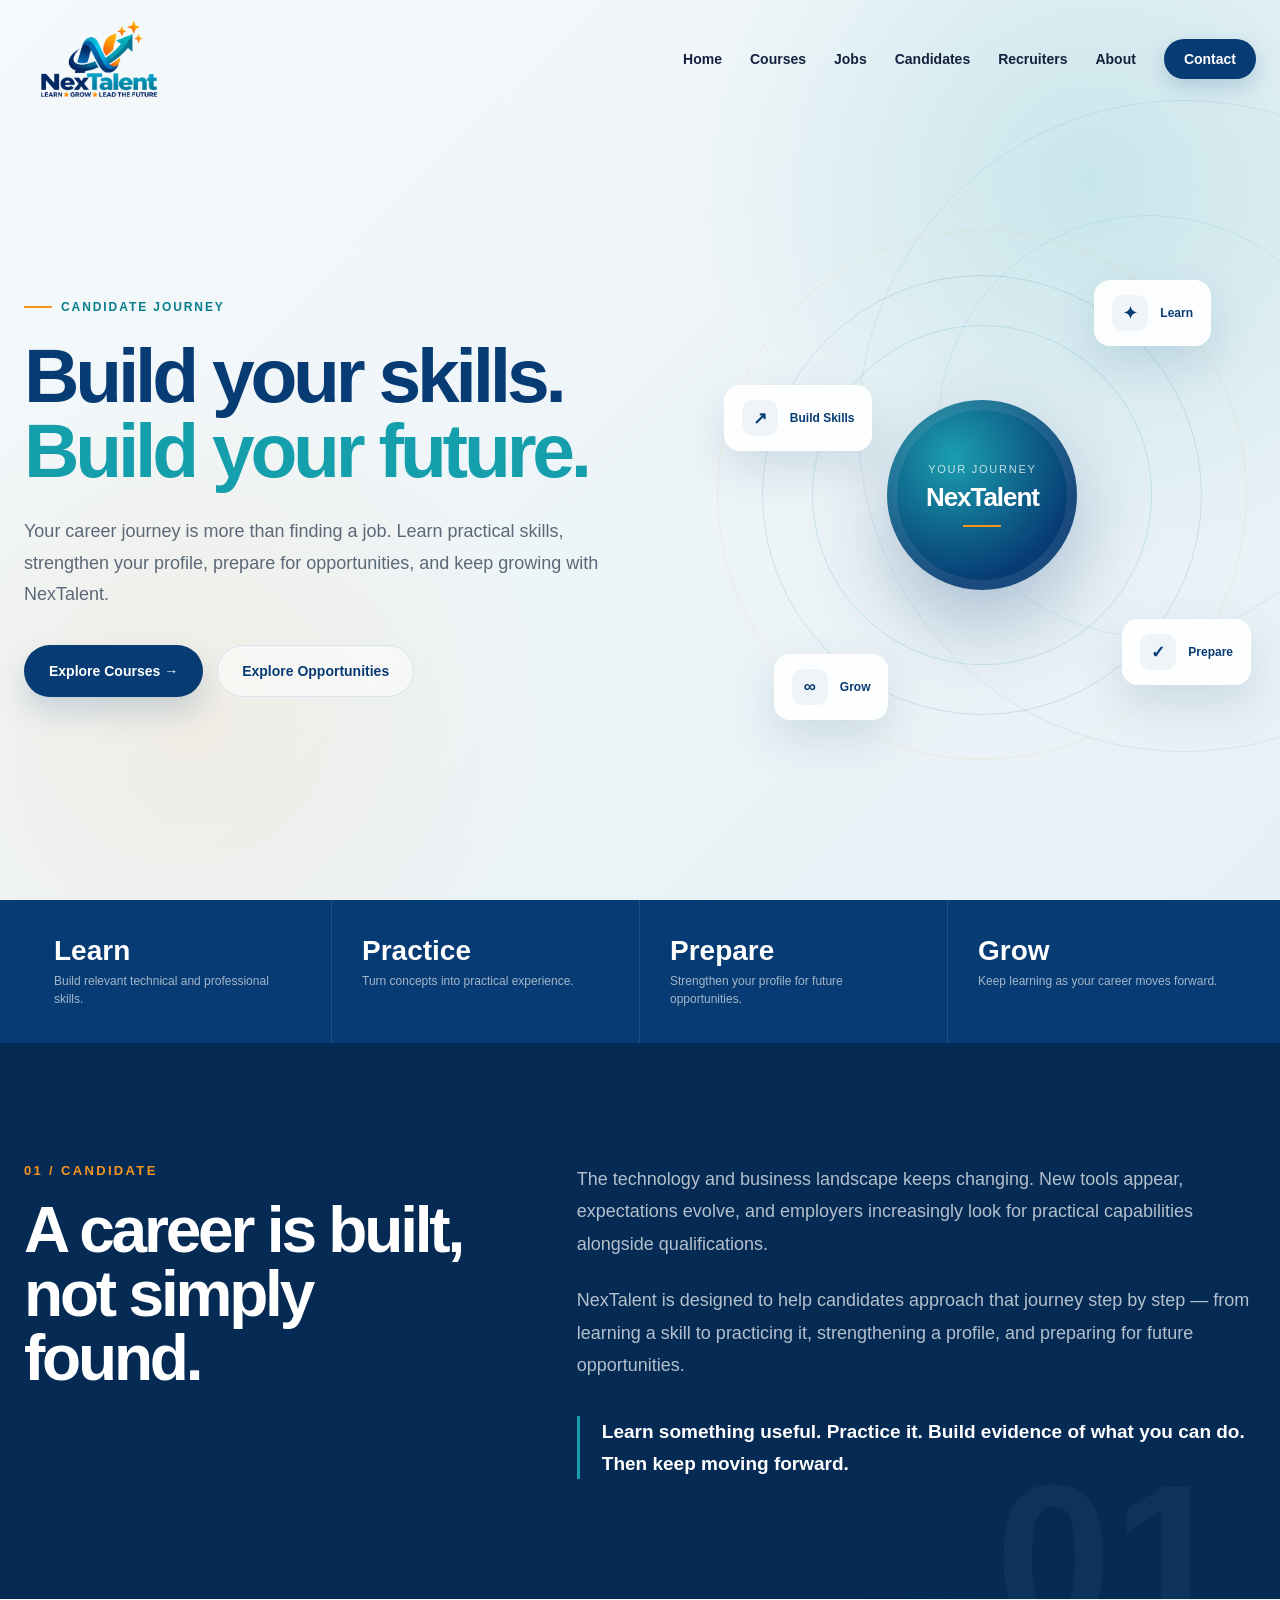
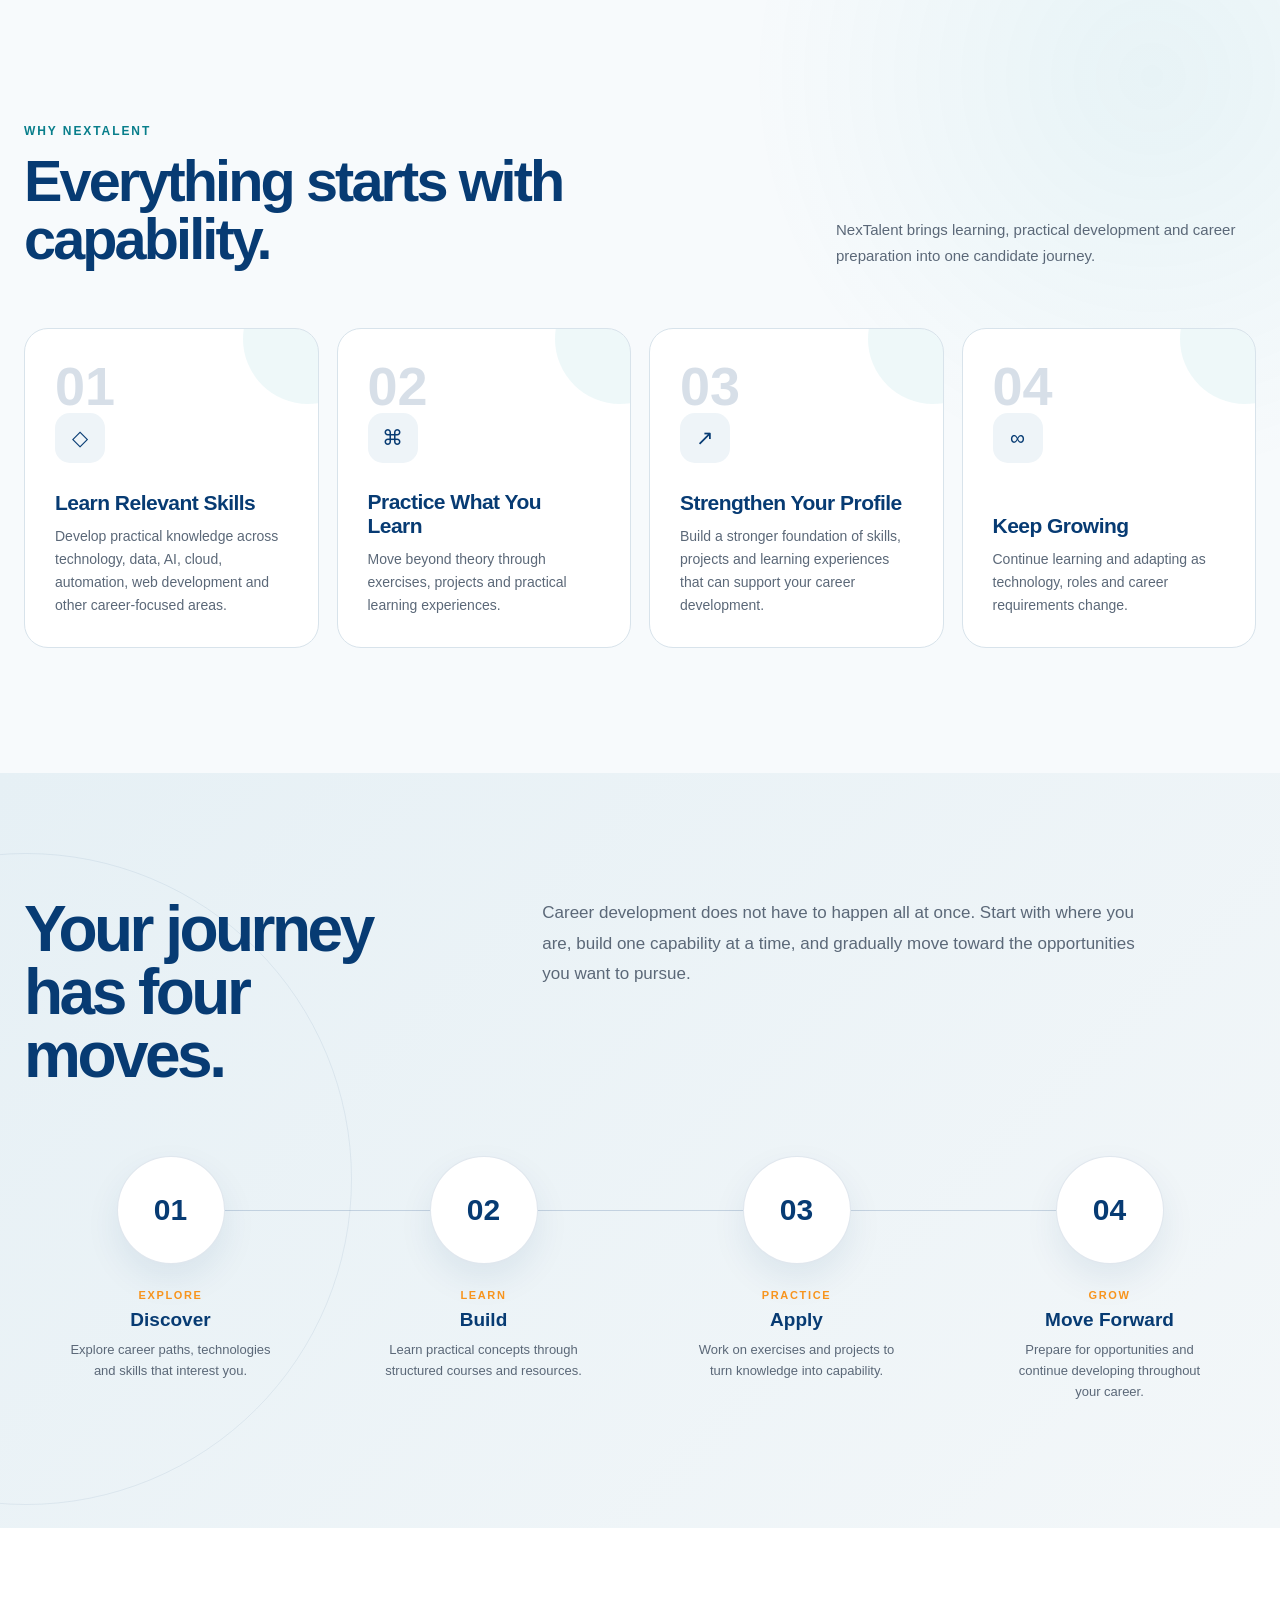
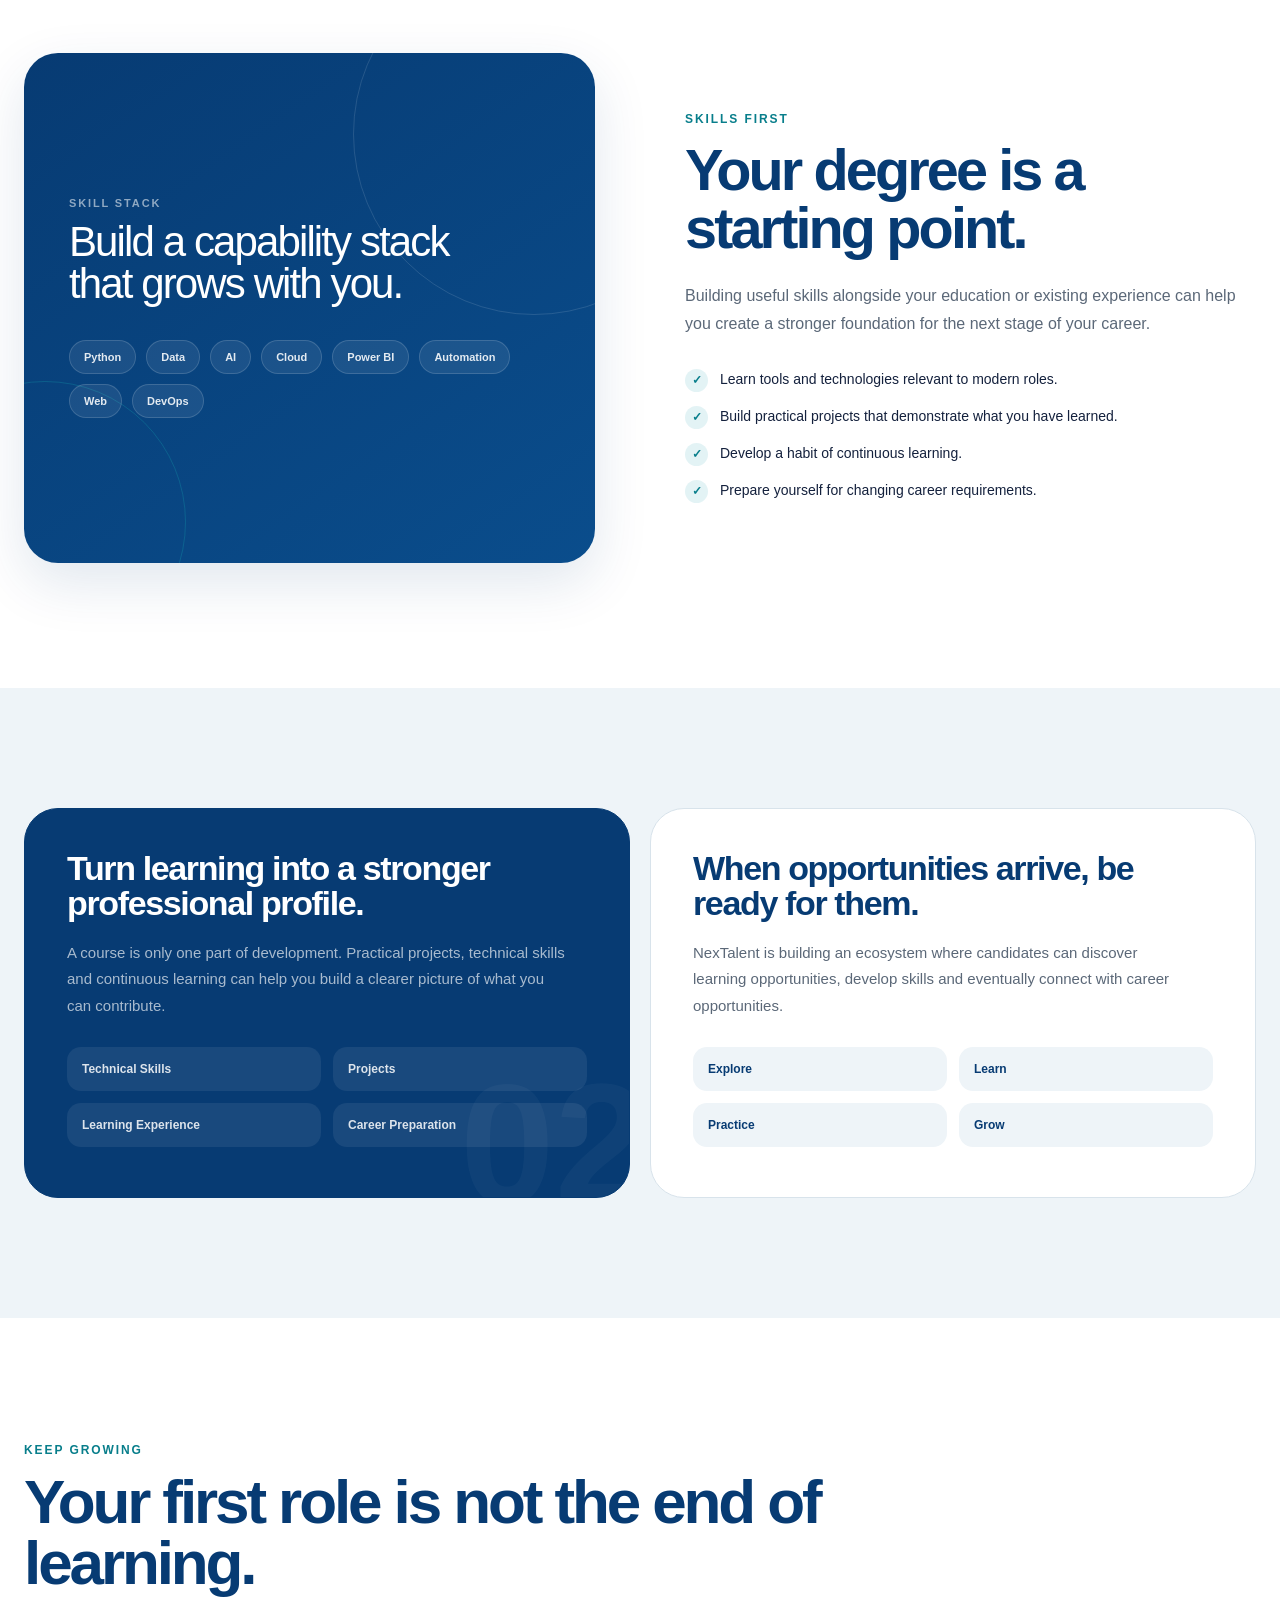
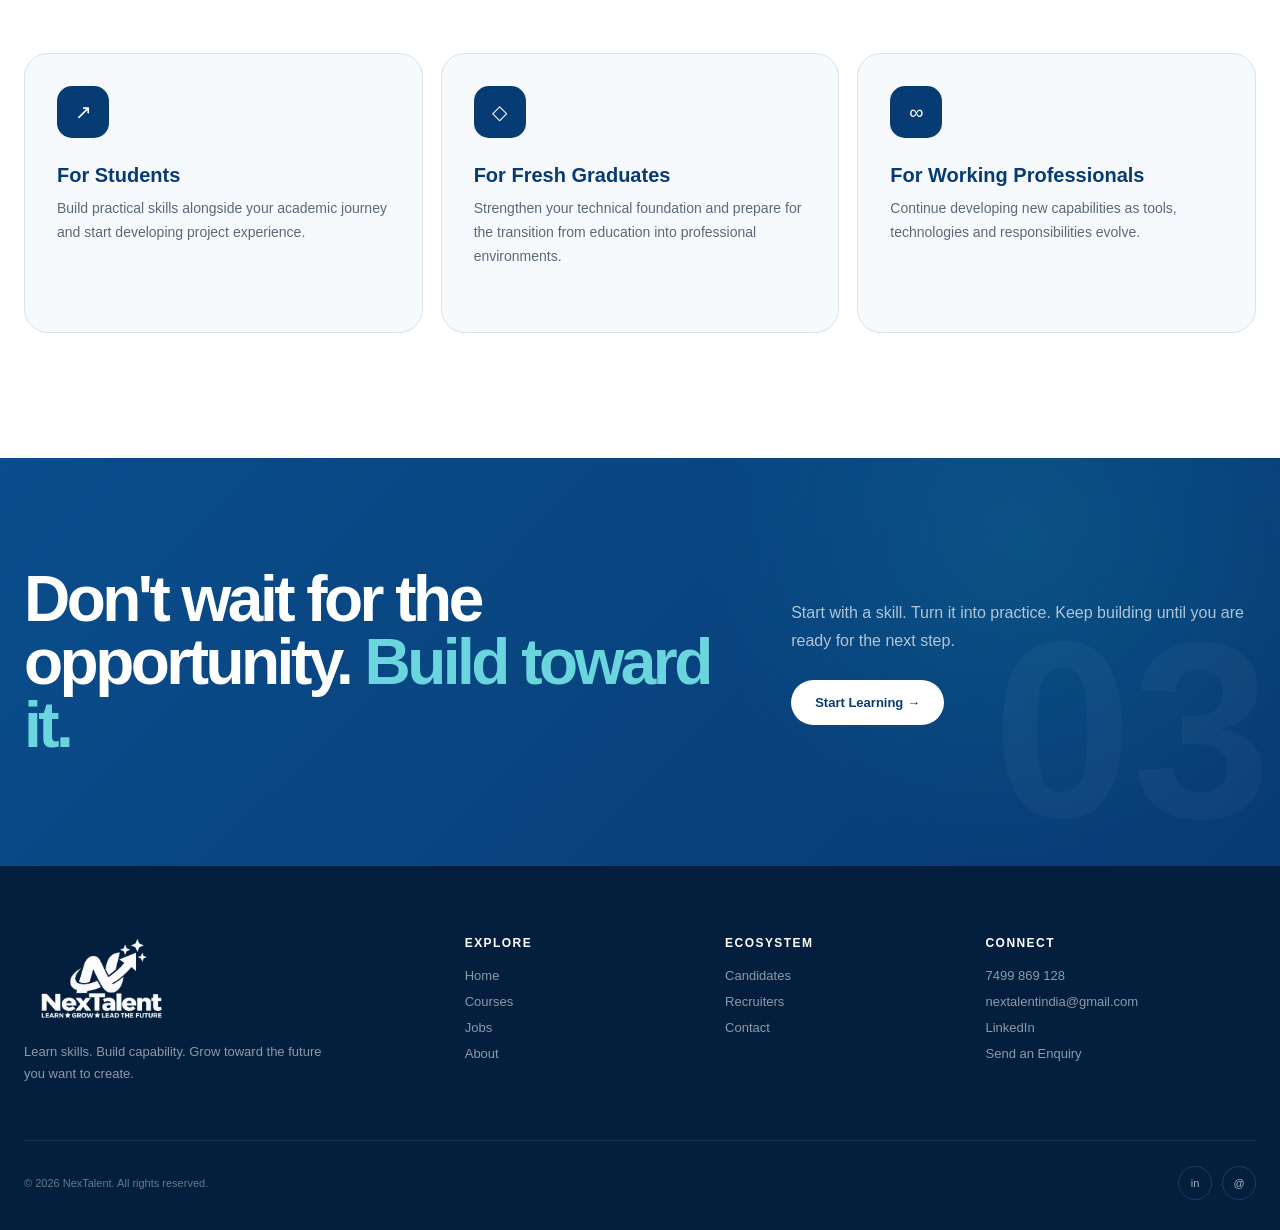
<file: pages/candidates.html>
<!DOCTYPE html>
<html lang="en">
<head>
    <meta charset="UTF-8">
    <meta name="viewport" content="width=device-width, initial-scale=1.0">

    <title>Candidates | NexTalent</title>

    <meta
        name="description"
        content="Build your skills, strengthen your profile, and prepare for your next career opportunity with NexTalent."
    >

    <link rel="icon" href="../assets/images/logo.png">

    <style>
        /* =========================================================
           NEX TALENT — CANDIDATES PAGE
           Premium Editorial Design
        ========================================================= */

        :root {
            --navy: #073b73;
            --navy-dark: #052b55;
            --blue: #0a4d8c;
            --teal: #159eac;
            --teal-dark: #087e8b;
            --orange: #f7941d;
            --orange-dark: #e87800;

            --white: #ffffff;
            --background: #eef4f8;
            --background-light: #f7fafc;

            --text: #14213d;
            --text-light: #5b6878;
            --border: #d8e3eb;

            --shadow-sm: 0 10px 30px rgba(7, 59, 115, 0.08);
            --shadow-md: 0 20px 55px rgba(7, 59, 115, 0.12);

            --radius-sm: 14px;
            --radius-md: 24px;
            --radius-lg: 34px;

            --container: 1240px;
        }

        * {
            margin: 0;
            padding: 0;
            box-sizing: border-box;
        }

        html {
            scroll-behavior: smooth;
        }

        body {
            font-family: Inter, "Segoe UI", Arial, sans-serif;
            color: var(--text);
            background: var(--background-light);
            overflow-x: hidden;
        }

        a {
            text-decoration: none;
            color: inherit;
        }

        button,
        input,
        textarea,
        select {
            font: inherit;
        }

        img {
            max-width: 100%;
            display: block;
        }

        .candidate-container {
            width: min(var(--container), calc(100% - 48px));
            margin: auto;
        }

        /* =========================================================
           NAVBAR
        ========================================================= */

        .candidate-nav {
            position: fixed;
            top: 0;
            left: 0;
            width: 100%;
            z-index: 1000;

            padding: 18px 0;

            transition:
                background .3s ease,
                box-shadow .3s ease,
                padding .3s ease;
        }

        .candidate-nav.scrolled {
            background: rgba(255, 255, 255, 0.92);
            backdrop-filter: blur(18px);
            box-shadow: 0 8px 30px rgba(7, 59, 115, .08);
            padding: 12px 0;
        }

        .candidate-nav-inner {
            width: min(var(--container), calc(100% - 48px));
            margin: auto;

            display: flex;
            align-items: center;
            justify-content: space-between;
            gap: 30px;
        }

        .candidate-logo img {
            width: 150px;
            height: auto;
        }

        .candidate-nav-links {
            display: flex;
            align-items: center;
            gap: 28px;
        }

        .candidate-nav-links a {
            position: relative;

            font-size: 14px;
            font-weight: 600;
            color: var(--text);

            padding: 8px 0;

            transition: color .25s ease;
        }

        .candidate-nav-links a::after {
            content: "";

            position: absolute;
            left: 0;
            bottom: 0;

            width: 0;
            height: 2px;

            background: var(--teal);

            transition: width .25s ease;
        }

        .candidate-nav-links a:hover {
            color: var(--blue);
        }

        .candidate-nav-links a:hover::after {
            width: 100%;
        }

        .candidate-nav-cta {
            padding: 12px 20px !important;

            background: var(--navy);
            color: var(--white) !important;

            border-radius: 100px;

            box-shadow: 0 8px 20px rgba(7, 59, 115, .18);

            transition:
                transform .25s ease,
                background .25s ease;
        }

        .candidate-nav-cta::after {
            display: none;
        }

        .candidate-nav-cta:hover {
            background: var(--blue);
            transform: translateY(-2px);
        }

        .candidate-menu-btn {
            display: none;

            border: 0;
            background: transparent;

            width: 42px;
            height: 42px;

            border-radius: 12px;

            cursor: pointer;
        }

        .candidate-menu-btn span {
            display: block;

            width: 22px;
            height: 2px;

            background: var(--navy);

            margin: 5px auto;

            transition: .3s ease;
        }

        .candidate-mobile-menu {
            display: none;
        }

        /* =========================================================
           HERO
        ========================================================= */

        .candidate-hero {
            position: relative;

            min-height: 100vh;

            display: flex;
            align-items: center;

            overflow: hidden;

            background:
                radial-gradient(
                    circle at 85% 20%,
                    rgba(21, 158, 172, .17),
                    transparent 30%
                ),
                radial-gradient(
                    circle at 15% 80%,
                    rgba(247, 148, 29, .09),
                    transparent 27%
                ),
                linear-gradient(
                    135deg,
                    #f5f9fb 0%,
                    #e6f0f5 100%
                );
        }

        .candidate-hero::before {
            content: "";

            position: absolute;

            width: 650px;
            height: 650px;

            border: 1px solid rgba(7, 59, 115, .08);
            border-radius: 50%;

            right: -230px;
            top: 100px;
        }

        .candidate-hero::after {
            content: "";

            position: absolute;

            width: 420px;
            height: 420px;

            border: 1px solid rgba(21, 158, 172, .12);
            border-radius: 50%;

            right: -80px;
            top: 215px;
        }

        .candidate-hero-grid {
            position: relative;
            z-index: 2;

            display: grid;
            grid-template-columns: 1.05fr .95fr;

            align-items: center;

            gap: 80px;

            padding-top: 90px;
        }

        .candidate-eyebrow {
            display: inline-flex;
            align-items: center;
            gap: 9px;

            margin-bottom: 24px;

            color: var(--teal-dark);

            font-size: 12px;
            font-weight: 800;

            letter-spacing: .16em;
            text-transform: uppercase;
        }

        .candidate-eyebrow::before {
            content: "";

            width: 28px;
            height: 2px;

            background: var(--orange);
        }

        .candidate-hero h1 {
            max-width: 760px;

            font-family: "Trebuchet MS", Inter, sans-serif;

            font-size: clamp(48px, 6vw, 82px);

            line-height: .98;
            letter-spacing: -.055em;

            color: var(--navy);
        }

        .candidate-hero h1 span {
            color: var(--teal);
        }

        .candidate-hero-text {
            max-width: 600px;

            margin-top: 28px;

            color: var(--text-light);

            font-size: 18px;
            line-height: 1.75;
        }

        .candidate-hero-actions {
            display: flex;
            align-items: center;
            gap: 14px;

            margin-top: 34px;
        }

        .candidate-primary-btn {
            display: inline-flex;
            align-items: center;
            justify-content: center;

            min-height: 52px;

            padding: 0 25px;

            border-radius: 100px;

            background: var(--navy);
            color: var(--white);

            font-size: 14px;
            font-weight: 700;

            box-shadow: 0 15px 30px rgba(7, 59, 115, .17);

            transition:
                transform .25s ease,
                background .25s ease,
                box-shadow .25s ease;
        }

        .candidate-primary-btn:hover {
            transform: translateY(-3px);
            background: var(--blue);
            box-shadow: 0 18px 35px rgba(7, 59, 115, .22);
        }

        .candidate-secondary-btn {
            display: inline-flex;
            align-items: center;
            justify-content: center;

            min-height: 52px;

            padding: 0 24px;

            border-radius: 100px;

            border: 1px solid var(--border);

            background: rgba(255,255,255,.55);

            color: var(--navy);

            font-size: 14px;
            font-weight: 700;

            transition:
                background .25s ease,
                transform .25s ease;
        }

        .candidate-secondary-btn:hover {
            background: var(--white);
            transform: translateY(-3px);
        }

        /* =========================================================
           HERO VISUAL
        ========================================================= */

        .candidate-hero-visual {
            position: relative;

            min-height: 560px;

            display: flex;
            align-items: center;
            justify-content: center;
        }

        .candidate-orbit {
            position: absolute;

            width: 440px;
            height: 440px;

            border: 1px solid rgba(7, 59, 115, .12);

            border-radius: 50%;
        }

        .candidate-orbit.two {
            width: 340px;
            height: 340px;

            border-color: rgba(21, 158, 172, .16);

            transform: rotate(30deg);
        }

        .candidate-orbit.three {
            width: 530px;
            height: 530px;

            border-color: rgba(247, 148, 29, .10);

            transform: rotate(-25deg);
        }

        .candidate-core {
            position: relative;
            z-index: 3;

            width: 190px;
            height: 190px;

            border-radius: 50%;

            display: flex;
            flex-direction: column;
            align-items: center;
            justify-content: center;

            text-align: center;

            background:
                radial-gradient(
                    circle at 35% 30%,
                    #1b9eae,
                    var(--navy) 70%
                );

            color: white;

            box-shadow:
                0 35px 80px rgba(7,59,115,.28),
                inset 0 0 0 10px rgba(255,255,255,.08);
        }

        .candidate-core-small {
            font-size: 11px;

            text-transform: uppercase;
            letter-spacing: .16em;

            opacity: .75;

            margin-bottom: 7px;
        }

        .candidate-core-title {
            font-size: 26px;
            font-weight: 800;
            letter-spacing: -.04em;
        }

        .candidate-core-line {
            width: 38px;
            height: 2px;

            background: var(--orange);

            margin-top: 12px;
        }

        .candidate-floating {
            position: absolute;
            z-index: 5;

            display: flex;
            align-items: center;
            gap: 12px;

            padding: 14px 17px;

            background: rgba(255,255,255,.90);
            backdrop-filter: blur(12px);

            border: 1px solid rgba(255,255,255,.8);

            border-radius: 16px;

            box-shadow: 0 18px 45px rgba(7,59,115,.13);

            font-size: 12px;
            font-weight: 800;

            color: var(--navy);
        }

        .candidate-floating-icon {
            width: 36px;
            height: 36px;

            display: flex;
            align-items: center;
            justify-content: center;

            border-radius: 11px;

            background: var(--background);

            font-size: 17px;
        }

        .candidate-floating.one {
            top: 65px;
            right: 45px;
        }

        .candidate-floating.two {
            left: 15px;
            top: 170px;
        }

        .candidate-floating.three {
            right: 5px;
            bottom: 90px;
        }

        .candidate-floating.four {
            left: 65px;
            bottom: 55px;
        }

        /* =========================================================
           MARQUEE / STAT STRIP
        ========================================================= */

        .candidate-stat-strip {
            position: relative;
            z-index: 5;

            background: var(--navy);

            color: white;
        }

        .candidate-stats {
            display: grid;
            grid-template-columns: repeat(4, 1fr);
        }

        .candidate-stat {
            padding: 35px 30px;

            border-right: 1px solid rgba(255,255,255,.10);
        }

        .candidate-stat:last-child {
            border-right: 0;
        }

        .candidate-stat-number {
            font-size: 28px;
            font-weight: 800;

            color: white;

            margin-bottom: 5px;
        }

        .candidate-stat-label {
            color: rgba(255,255,255,.63);

            font-size: 12px;
            line-height: 1.5;
        }

        /* =========================================================
           INTRO
        ========================================================= */

        .candidate-intro {
            position: relative;

            padding: 120px 0;

            background: var(--navy-dark);

            color: white;

            overflow: hidden;
        }

        .candidate-intro::after {
            content: "01";

            position: absolute;

            right: 4%;
            bottom: -65px;

            font-size: 210px;
            font-weight: 900;

            line-height: 1;

            color: rgba(255,255,255,.035);
        }

        .candidate-intro-grid {
            display: grid;
            grid-template-columns: .8fr 1.2fr;

            gap: 100px;

            align-items: start;
        }

        .candidate-section-number {
            color: var(--orange);

            font-size: 13px;
            font-weight: 800;

            letter-spacing: .18em;
        }

        .candidate-intro h2 {
            margin-top: 20px;

            font-size: clamp(38px, 5vw, 65px);

            line-height: 1;

            letter-spacing: -.05em;
        }

        .candidate-intro-content {
            max-width: 700px;
        }

        .candidate-intro-content p {
            color: rgba(255,255,255,.70);

            font-size: 18px;
            line-height: 1.8;

            margin-bottom: 24px;
        }

        .candidate-intro-highlight {
            margin-top: 35px;

            padding-left: 22px;

            border-left: 3px solid var(--teal);

            color: white;

            font-size: 19px;
            font-weight: 600;

            line-height: 1.65;
        }

        /* =========================================================
           BENEFITS
        ========================================================= */

        .candidate-benefits {
            padding: 125px 0;

            background:
                radial-gradient(
                    circle at 90% 10%,
                    rgba(21,158,172,.07),
                    transparent 30%
                ),
                var(--background-light);
        }

        .candidate-section-head {
            display: flex;
            justify-content: space-between;
            align-items: flex-end;

            gap: 50px;

            margin-bottom: 60px;
        }

        .candidate-section-label {
            color: var(--teal-dark);

            font-size: 12px;
            font-weight: 800;

            letter-spacing: .16em;
            text-transform: uppercase;
        }

        .candidate-section-head h2 {
            max-width: 680px;

            margin-top: 15px;

            color: var(--navy);

            font-size: clamp(38px, 4.5vw, 60px);

            line-height: 1;

            letter-spacing: -.05em;
        }

        .candidate-section-description {
            max-width: 420px;

            color: var(--text-light);

            font-size: 15px;
            line-height: 1.7;
        }

        .candidate-benefit-grid {
            display: grid;

            grid-template-columns: repeat(4, 1fr);

            gap: 18px;
        }

        .candidate-benefit-card {
            position: relative;

            min-height: 320px;

            padding: 30px;

            display: flex;
            flex-direction: column;
            justify-content: space-between;

            border: 1px solid var(--border);

            border-radius: var(--radius-md);

            background: white;

            overflow: hidden;

            transition:
                transform .3s ease,
                box-shadow .3s ease,
                border-color .3s ease;
        }

        .candidate-benefit-card::before {
            content: "";

            position: absolute;

            width: 130px;
            height: 130px;

            border-radius: 50%;

            background: rgba(21,158,172,.07);

            right: -55px;
            top: -55px;
        }

        .candidate-benefit-card:hover {
            transform: translateY(-8px);

            border-color: rgba(21,158,172,.35);

            box-shadow: var(--shadow-md);
        }

        .candidate-benefit-number {
            color: rgba(7,59,115,.16);

            font-size: 54px;
            font-weight: 900;

            line-height: 1;
        }

        .candidate-benefit-icon {
            width: 50px;
            height: 50px;

            display: flex;
            align-items: center;
            justify-content: center;

            border-radius: 15px;

            background: var(--background);

            color: var(--navy);

            font-size: 21px;
        }

        .candidate-benefit-card h3 {
            margin-top: 25px;

            color: var(--navy);

            font-size: 21px;

            letter-spacing: -.025em;
        }

        .candidate-benefit-card p {
            margin-top: 10px;

            color: var(--text-light);

            font-size: 14px;

            line-height: 1.65;
        }

        /* =========================================================
           JOURNEY
        ========================================================= */

        .candidate-journey {
            position: relative;

            padding: 125px 0;

            background: linear-gradient(
                135deg,
                #e6f0f5,
                #f3f7f9
            );

            overflow: hidden;
        }

        .candidate-journey::before {
            content: "";

            position: absolute;

            width: 650px;
            height: 650px;

            border: 1px solid rgba(7,59,115,.07);

            border-radius: 50%;

            left: -300px;
            top: 80px;
        }

        .candidate-journey-header {
            position: relative;
            z-index: 2;

            display: grid;
            grid-template-columns: .75fr 1.25fr;

            gap: 90px;

            margin-bottom: 70px;
        }

        .candidate-journey-header h2 {
            color: var(--navy);

            font-size: clamp(40px, 5vw, 64px);

            line-height: .98;

            letter-spacing: -.055em;
        }

        .candidate-journey-header p {
            max-width: 620px;

            color: var(--text-light);

            font-size: 17px;
            line-height: 1.8;
        }

        .candidate-journey-line {
            position: relative;

            display: grid;

            grid-template-columns: repeat(4, 1fr);

            gap: 20px;
        }

        .candidate-journey-line::before {
            content: "";

            position: absolute;

            left: 12%;
            right: 12%;
            top: 54px;

            height: 1px;

            background: rgba(7,59,115,.18);
        }

        .candidate-step {
            position: relative;
            z-index: 2;

            text-align: center;
        }

        .candidate-step-circle {
            width: 108px;
            height: 108px;

            margin: auto;

            display: flex;
            align-items: center;
            justify-content: center;

            border-radius: 50%;

            background: white;

            border: 1px solid rgba(7,59,115,.12);

            color: var(--navy);

            font-size: 30px;
            font-weight: 900;

            box-shadow: 0 15px 35px rgba(7,59,115,.08);

            transition:
                background .3s ease,
                color .3s ease,
                transform .3s ease;
        }

        .candidate-step:hover .candidate-step-circle {
            background: var(--navy);

            color: white;

            transform: translateY(-6px);
        }

        .candidate-step-number {
            display: block;

            margin-top: 25px;

            color: var(--orange);

            font-size: 11px;
            font-weight: 900;

            letter-spacing: .15em;
        }

        .candidate-step h3 {
            margin-top: 8px;

            color: var(--navy);

            font-size: 19px;
        }

        .candidate-step p {
            max-width: 210px;

            margin: 9px auto 0;

            color: var(--text-light);

            font-size: 13px;
            line-height: 1.6;
        }

        /* =========================================================
           SKILLS SECTION
        ========================================================= */

        .candidate-skills {
            padding: 125px 0;

            background: white;
        }

        .candidate-skills-layout {
            display: grid;

            grid-template-columns: 1fr 1fr;

            gap: 90px;

            align-items: center;
        }

        .candidate-skills-visual {
            position: relative;

            min-height: 510px;

            border-radius: var(--radius-lg);

            background:
                linear-gradient(
                    145deg,
                    var(--navy),
                    var(--blue)
                );

            overflow: hidden;

            box-shadow: var(--shadow-md);
        }

        .candidate-skills-visual::before {
            content: "";

            position: absolute;

            width: 360px;
            height: 360px;

            border: 1px solid rgba(255,255,255,.12);

            border-radius: 50%;

            right: -120px;
            top: -100px;
        }

        .candidate-skills-visual::after {
            content: "";

            position: absolute;

            width: 280px;
            height: 280px;

            border: 1px solid rgba(21,158,172,.30);

            border-radius: 50%;

            left: -120px;
            bottom: -100px;
        }

        .candidate-skill-panel {
            position: absolute;

            left: 45px;
            right: 45px;
            top: 45px;
            bottom: 45px;

            display: flex;
            flex-direction: column;
            justify-content: center;

            z-index: 2;
        }

        .candidate-skill-label {
            color: rgba(255,255,255,.55);

            font-size: 11px;
            font-weight: 800;

            letter-spacing: .17em;
            text-transform: uppercase;
        }

        .candidate-skill-title {
            max-width: 380px;

            margin-top: 12px;

            color: white;

            font-size: 42px;

            line-height: 1;

            letter-spacing: -.045em;
        }

        .candidate-skill-tags {
            display: flex;
            flex-wrap: wrap;

            gap: 10px;

            margin-top: 35px;
        }

        .candidate-skill-tag {
            padding: 10px 14px;

            border: 1px solid rgba(255,255,255,.15);

            border-radius: 100px;

            background: rgba(255,255,255,.08);

            color: rgba(255,255,255,.88);

            font-size: 11px;
            font-weight: 700;
        }

        .candidate-skills-copy .candidate-section-label {
            margin-bottom: 16px;
        }

        .candidate-skills-copy h2 {
            color: var(--navy);

            font-size: clamp(40px, 4.5vw, 60px);

            line-height: 1;

            letter-spacing: -.05em;
        }

        .candidate-skills-copy > p {
            margin-top: 24px;

            color: var(--text-light);

            font-size: 16px;
            line-height: 1.8;
        }

        .candidate-check-list {
            display: grid;

            gap: 14px;

            margin-top: 30px;
        }

        .candidate-check {
            display: flex;
            align-items: flex-start;

            gap: 12px;

            color: var(--text);

            font-size: 14px;
            line-height: 1.55;
        }

        .candidate-check-mark {
            flex: 0 0 auto;

            width: 23px;
            height: 23px;

            display: flex;
            align-items: center;
            justify-content: center;

            border-radius: 50%;

            background: rgba(21,158,172,.12);

            color: var(--teal-dark);

            font-size: 12px;
            font-weight: 900;
        }

        /* =========================================================
           OPPORTUNITY / PROFILE
        ========================================================= */

        .candidate-profile {
            padding: 120px 0;

            background: var(--background);
        }

        .candidate-profile-grid {
            display: grid;

            grid-template-columns: 1fr 1fr;

            gap: 20px;
        }

        .candidate-profile-card {
            min-height: 390px;

            padding: 42px;

            border-radius: var(--radius-lg);

            border: 1px solid var(--border);

            background: white;

            position: relative;

            overflow: hidden;
        }

        .candidate-profile-card.dark {
            background: var(--navy);

            border-color: var(--navy);

            color: white;
        }

        .candidate-profile-card.dark::after {
            content: "02";

            position: absolute;

            right: -20px;
            bottom: -45px;

            font-size: 170px;
            font-weight: 900;

            color: rgba(255,255,255,.035);
        }

        .candidate-profile-card h3 {
            max-width: 470px;

            font-size: 34px;

            line-height: 1.05;

            letter-spacing: -.04em;
        }

        .candidate-profile-card:not(.dark) h3 {
            color: var(--navy);
        }

        .candidate-profile-card p {
            max-width: 500px;

            margin-top: 18px;

            font-size: 15px;
            line-height: 1.75;

            color: var(--text-light);
        }

        .candidate-profile-card.dark p {
            color: rgba(255,255,255,.65);
        }

        .candidate-profile-list {
            display: grid;

            grid-template-columns: 1fr 1fr;

            gap: 12px;

            margin-top: 28px;
        }

        .candidate-profile-list div {
            padding: 15px;

            border-radius: 14px;

            background: var(--background);

            color: var(--navy);

            font-size: 12px;
            font-weight: 700;
        }

        .candidate-profile-card.dark .candidate-profile-list div {
            background: rgba(255,255,255,.07);

            color: rgba(255,255,255,.85);
        }

        /* =========================================================
           UPSKILLING
        ========================================================= */

        .candidate-upskill {
            padding: 125px 0;

            background: white;
        }

        .candidate-upskill-header {
            max-width: 800px;

            margin-bottom: 60px;
        }

        .candidate-upskill-header h2 {
            margin-top: 15px;

            color: var(--navy);

            font-size: clamp(40px, 5vw, 62px);

            line-height: .98;

            letter-spacing: -.05em;
        }

        .candidate-upskill-grid {
            display: grid;

            grid-template-columns: repeat(3, 1fr);

            gap: 18px;
        }

        .candidate-upskill-card {
            min-height: 280px;

            padding: 32px;

            border: 1px solid var(--border);

            border-radius: var(--radius-md);

            background: var(--background-light);

            transition:
                transform .3s ease,
                background .3s ease,
                box-shadow .3s ease;
        }

        .candidate-upskill-card:hover {
            transform: translateY(-7px);

            background: white;

            box-shadow: var(--shadow-sm);
        }

        .candidate-upskill-icon {
            width: 52px;
            height: 52px;

            display: flex;
            align-items: center;
            justify-content: center;

            border-radius: 15px;

            background: var(--navy);

            color: white;

            font-size: 20px;
        }

        .candidate-upskill-card h3 {
            margin-top: 26px;

            color: var(--navy);

            font-size: 20px;
        }

        .candidate-upskill-card p {
            margin-top: 10px;

            color: var(--text-light);

            font-size: 14px;
            line-height: 1.7;
        }

        /* =========================================================
           CTA
        ========================================================= */

        .candidate-cta {
            padding: 110px 0;

            background:
                radial-gradient(
                    circle at 80% 20%,
                    rgba(21,158,172,.18),
                    transparent 30%
                ),
                linear-gradient(
                    135deg,
                    var(--blue),
                    var(--navy)
                );

            color: white;

            overflow: hidden;
        }

        .candidate-cta-inner {
            position: relative;

            display: grid;

            grid-template-columns: 1.2fr .8fr;

            align-items: center;

            gap: 70px;
        }

        .candidate-cta-inner::after {
            content: "03";

            position: absolute;

            right: -15px;
            bottom: -100px;

            font-size: 250px;
            font-weight: 900;

            color: rgba(255,255,255,.035);

            line-height: 1;
        }

        .candidate-cta h2 {
            position: relative;
            z-index: 2;

            max-width: 800px;

            font-size: clamp(42px, 5vw, 70px);

            line-height: .98;

            letter-spacing: -.055em;
        }

        .candidate-cta h2 span {
            color: #6bd5dd;
        }

        .candidate-cta-copy {
            position: relative;
            z-index: 2;
        }

        .candidate-cta-copy p {
            color: rgba(255,255,255,.68);

            font-size: 16px;
            line-height: 1.75;
        }

        .candidate-cta-button {
            display: inline-flex;
            align-items: center;
            justify-content: center;

            margin-top: 25px;

            padding: 15px 24px;

            border-radius: 100px;

            background: white;

            color: var(--navy);

            font-size: 13px;
            font-weight: 800;

            transition:
                transform .25s ease,
                box-shadow .25s ease;
        }

        .candidate-cta-button:hover {
            transform: translateY(-3px);

            box-shadow: 0 15px 30px rgba(0,0,0,.16);
        }

        /* =========================================================
           FOOTER
        ========================================================= */

        .candidate-footer {
            padding: 70px 0 30px;

            background: #031f3d;

            color: white;
        }

        .candidate-footer-top {
            display: grid;

            grid-template-columns: 1.3fr .7fr .7fr .9fr;

            gap: 50px;

            padding-bottom: 55px;

            border-bottom: 1px solid rgba(255,255,255,.08);
        }

        .candidate-footer-brand img {
            width: 155px;

            margin-bottom: 20px;

            filter: brightness(0) invert(1);
        }

        .candidate-footer-brand p {
            max-width: 300px;

            color: rgba(255,255,255,.55);

            font-size: 13px;
            line-height: 1.7;
        }

        .candidate-footer-column h4 {
            margin-bottom: 18px;

            color: white;

            font-size: 12px;

            letter-spacing: .12em;

            text-transform: uppercase;
        }

        .candidate-footer-column a {
            display: block;

            margin-bottom: 11px;

            color: rgba(255,255,255,.55);

            font-size: 13px;

            transition: color .2s ease;
        }

        .candidate-footer-column a:hover {
            color: white;
        }

        .candidate-footer-bottom {
            display: flex;
            align-items: center;
            justify-content: space-between;

            gap: 20px;

            padding-top: 25px;

            color: rgba(255,255,255,.4);

            font-size: 11px;
        }

        .candidate-footer-social {
            display: flex;
            gap: 10px;
        }

        .candidate-footer-social a {
            width: 34px;
            height: 34px;

            display: flex;
            align-items: center;
            justify-content: center;

            border-radius: 50%;

            border: 1px solid rgba(255,255,255,.12);

            color: rgba(255,255,255,.65);

            font-size: 11px;
        }

        /* =========================================================
           REVEAL ANIMATION
        ========================================================= */

        .candidate-reveal {
            opacity: 0;

            transform: translateY(25px);

            transition:
                opacity .7s ease,
                transform .7s ease;
        }

        .candidate-reveal.visible {
            opacity: 1;

            transform: translateY(0);
        }

        /* =========================================================
           RESPONSIVE
        ========================================================= */

        @media (max-width: 1050px) {

            .candidate-hero-grid {
                gap: 35px;
            }

            .candidate-benefit-grid {
                grid-template-columns: repeat(2, 1fr);
            }

            .candidate-skills-layout {
                gap: 45px;
            }

            .candidate-footer-top {
                grid-template-columns: 1fr 1fr;
            }
        }

        @media (max-width: 800px) {

            .candidate-container,
            .candidate-nav-inner {
                width: min(100% - 32px, var(--container));
            }

            .candidate-nav {
                padding: 13px 0;
            }

            .candidate-nav-links {
                display: none;
            }

            .candidate-menu-btn {
                display: block;
            }

            .candidate-mobile-menu {
                position: absolute;

                top: calc(100% + 8px);

                left: 16px;
                right: 16px;

                padding: 18px;

                background: rgba(255,255,255,.97);

                backdrop-filter: blur(18px);

                border: 1px solid var(--border);

                border-radius: 20px;

                box-shadow: var(--shadow-md);
            }

            .candidate-mobile-menu.open {
                display: block;
            }

            .candidate-mobile-menu a {
                display: block;

                padding: 13px 10px;

                border-bottom: 1px solid var(--border);

                color: var(--navy);

                font-size: 14px;
                font-weight: 700;
            }

            .candidate-mobile-menu a:last-child {
                border-bottom: 0;
            }

            .candidate-hero {
                min-height: auto;

                padding: 130px 0 70px;
            }

            .candidate-hero-grid {
                grid-template-columns: 1fr;

                text-align: center;

                padding-top: 20px;
            }

            .candidate-eyebrow {
                justify-content: center;
            }

            .candidate-hero-text {
                margin-left: auto;
                margin-right: auto;
            }

            .candidate-hero-actions {
                justify-content: center;
                flex-wrap: wrap;
            }

            .candidate-hero-visual {
                min-height: 460px;
            }

            .candidate-floating.one {
                right: 5%;
            }

            .candidate-floating.two {
                left: 2%;
            }

            .candidate-floating.three {
                right: 0;
            }

            .candidate-floating.four {
                left: 5%;
            }

            .candidate-stats {
                grid-template-columns: repeat(2, 1fr);
            }

            .candidate-stat:nth-child(2) {
                border-right: 0;
            }

            .candidate-stat:nth-child(-n+2) {
                border-bottom: 1px solid rgba(255,255,255,.10);
            }

            .candidate-intro-grid,
            .candidate-journey-header,
            .candidate-skills-layout,
            .candidate-cta-inner {
                grid-template-columns: 1fr;

                gap: 45px;
            }

            .candidate-section-head {
                display: block;
            }

            .candidate-section-description {
                margin-top: 20px;
            }

            .candidate-journey-line {
                grid-template-columns: repeat(2, 1fr);

                row-gap: 50px;
            }

            .candidate-journey-line::before {
                display: none;
            }

            .candidate-profile-grid {
                grid-template-columns: 1fr;
            }

            .candidate-upskill-grid {
                grid-template-columns: 1fr;
            }

            .candidate-footer-top {
                grid-template-columns: 1fr 1fr;
            }
        }

        @media (max-width: 520px) {

            .candidate-hero h1 {
                font-size: 47px;
            }

            .candidate-hero-text {
                font-size: 16px;
            }

            .candidate-hero-actions {
                flex-direction: column;

                align-items: stretch;
            }

            .candidate-primary-btn,
            .candidate-secondary-btn {
                width: 100%;
            }

            .candidate-hero-visual {
                min-height: 380px;

                transform: scale(.82);
                margin: -35px 0;
            }

            .candidate-floating {
                transform: scale(.85);
            }

            .candidate-floating.one {
                right: 0;
                top: 40px;
            }

            .candidate-floating.two {
                left: -5px;
                top: 125px;
            }

            .candidate-floating.three {
                right: -10px;
                bottom: 65px;
            }

            .candidate-floating.four {
                left: 0;
                bottom: 30px;
            }

            .candidate-orbit.three {
                width: 450px;
                height: 450px;
            }

            .candidate-stats {
                grid-template-columns: 1fr;
            }

            .candidate-stat {
                border-right: 0;

                border-bottom: 1px solid rgba(255,255,255,.10);
            }

            .candidate-stat:last-child {
                border-bottom: 0;
            }

            .candidate-intro,
            .candidate-benefits,
            .candidate-journey,
            .candidate-skills,
            .candidate-profile,
            .candidate-upskill {
                padding: 85px 0;
            }

            .candidate-benefit-grid {
                grid-template-columns: 1fr;
            }

            .candidate-benefit-card {
                min-height: 280px;
            }

            .candidate-journey-line {
                grid-template-columns: 1fr;
            }

            .candidate-skills-visual {
                min-height: 430px;
            }

            .candidate-skill-panel {
                left: 28px;
                right: 28px;
            }

            .candidate-skill-title {
                font-size: 35px;
            }

            .candidate-profile-card {
                min-height: auto;

                padding: 30px;
            }

            .candidate-profile-list {
                grid-template-columns: 1fr;
            }

            .candidate-cta {
                padding: 85px 0;
            }

            .candidate-footer-top {
                grid-template-columns: 1fr;
            }

            .candidate-footer-bottom {
                flex-direction: column;

                align-items: flex-start;
            }
        }
    </style>
</head>

<body>

<!-- =========================================================
     NAVIGATION
========================================================= -->

<header class="candidate-nav" id="candidateNav">

    <div class="candidate-nav-inner">

        <a href="../index.html" class="candidate-logo">
            <img src="../assets/images/logo.png" alt="NexTalent">
        </a>

        <nav class="candidate-nav-links">

            <a href="../index.html">Home</a>

            <a href="courses.html">Courses</a>

            <a href="jobs.html">Jobs</a>

            <a href="candidates.html">Candidates</a>

            <a href="recruiters.html">Recruiters</a>

            <a href="about.html">About</a>

            <a href="contact.html" class="candidate-nav-cta">
                Contact
            </a>

        </nav>

        <button
            class="candidate-menu-btn"
            id="candidateMenuBtn"
            aria-label="Open menu"
        >
            <span></span>
            <span></span>
            <span></span>
        </button>

    </div>

    <div class="candidate-mobile-menu" id="candidateMobileMenu">

        <a href="../index.html">Home</a>

        <a href="courses.html">Courses</a>

        <a href="jobs.html">Jobs</a>

        <a href="candidates.html">Candidates</a>

        <a href="recruiters.html">Recruiters</a>

        <a href="about.html">About</a>

        <a href="contact.html">Contact</a>

    </div>

</header>


<!-- =========================================================
     HERO
========================================================= -->

<main>

<section class="candidate-hero">

    <div class="candidate-container">

        <div class="candidate-hero-grid">

            <div class="candidate-hero-content candidate-reveal">

                <div class="candidate-eyebrow">
                    Candidate Journey
                </div>

                <h1>
                    Build your skills.
                    <span>Build your future.</span>
                </h1>

                <p class="candidate-hero-text">
                    Your career journey is more than finding a job.
                    Learn practical skills, strengthen your profile,
                    prepare for opportunities, and keep growing with
                    NexTalent.
                </p>

                <div class="candidate-hero-actions">

                    <a
                        href="courses.html"
                        class="candidate-primary-btn"
                    >
                        Explore Courses →
                    </a>

                    <a
                        href="jobs.html"
                        class="candidate-secondary-btn"
                    >
                        Explore Opportunities
                    </a>

                </div>

            </div>


            <!-- HERO VISUAL -->

            <div class="candidate-hero-visual candidate-reveal">

                <div class="candidate-orbit three"></div>

                <div class="candidate-orbit"></div>

                <div class="candidate-orbit two"></div>


                <div class="candidate-core">

                    <div class="candidate-core-small">
                        Your Journey
                    </div>

                    <div class="candidate-core-title">
                        NexTalent
                    </div>

                    <div class="candidate-core-line"></div>

                </div>


                <div class="candidate-floating one">

                    <div class="candidate-floating-icon">
                        ✦
                    </div>

                    <span>Learn</span>

                </div>


                <div class="candidate-floating two">

                    <div class="candidate-floating-icon">
                        ↗
                    </div>

                    <span>Build Skills</span>

                </div>


                <div class="candidate-floating three">

                    <div class="candidate-floating-icon">
                        ✓
                    </div>

                    <span>Prepare</span>

                </div>


                <div class="candidate-floating four">

                    <div class="candidate-floating-icon">
                        ∞
                    </div>

                    <span>Grow</span>

                </div>

            </div>

        </div>

    </div>

</section>


<!-- =========================================================
     STAT STRIP
========================================================= -->

<section class="candidate-stat-strip">

    <div class="candidate-container">

        <div class="candidate-stats">

            <div class="candidate-stat">

                <div class="candidate-stat-number">
                    Learn
                </div>

                <div class="candidate-stat-label">
                    Build relevant technical and professional skills.
                </div>

            </div>


            <div class="candidate-stat">

                <div class="candidate-stat-number">
                    Practice
                </div>

                <div class="candidate-stat-label">
                    Turn concepts into practical experience.
                </div>

            </div>


            <div class="candidate-stat">

                <div class="candidate-stat-number">
                    Prepare
                </div>

                <div class="candidate-stat-label">
                    Strengthen your profile for future opportunities.
                </div>

            </div>


            <div class="candidate-stat">

                <div class="candidate-stat-number">
                    Grow
                </div>

                <div class="candidate-stat-label">
                    Keep learning as your career moves forward.
                </div>

            </div>

        </div>

    </div>

</section>


<!-- =========================================================
     INTRO
========================================================= -->

<section class="candidate-intro">

    <div class="candidate-container">

        <div class="candidate-intro-grid">

            <div class="candidate-reveal">

                <div class="candidate-section-number">
                    01 / CANDIDATE
                </div>

                <h2>
                    A career is built,
                    not simply found.
                </h2>

            </div>


            <div class="candidate-intro-content candidate-reveal">

                <p>
                    The technology and business landscape keeps
                    changing. New tools appear, expectations evolve,
                    and employers increasingly look for practical
                    capabilities alongside qualifications.
                </p>

                <p>
                    NexTalent is designed to help candidates approach
                    that journey step by step — from learning a skill
                    to practicing it, strengthening a profile, and
                    preparing for future opportunities.
                </p>

                <div class="candidate-intro-highlight">
                    Learn something useful. Practice it. Build evidence
                    of what you can do. Then keep moving forward.
                </div>

            </div>

        </div>

    </div>

</section>


<!-- =========================================================
     BENEFITS
========================================================= -->

<section class="candidate-benefits">

    <div class="candidate-container">

        <div class="candidate-section-head candidate-reveal">

            <div>

                <div class="candidate-section-label">
                    Why NexTalent
                </div>

                <h2>
                    Everything starts
                    with capability.
                </h2>

            </div>

            <p class="candidate-section-description">
                NexTalent brings learning, practical development and
                career preparation into one candidate journey.
            </p>

        </div>


        <div class="candidate-benefit-grid">

            <article class="candidate-benefit-card candidate-reveal">

                <div>

                    <div class="candidate-benefit-number">
                        01
                    </div>

                    <div class="candidate-benefit-icon">
                        ◇
                    </div>

                </div>

                <div>

                    <h3>
                        Learn Relevant Skills
                    </h3>

                    <p>
                        Develop practical knowledge across technology,
                        data, AI, cloud, automation, web development
                        and other career-focused areas.
                    </p>

                </div>

            </article>


            <article class="candidate-benefit-card candidate-reveal">

                <div>

                    <div class="candidate-benefit-number">
                        02
                    </div>

                    <div class="candidate-benefit-icon">
                        ⌘
                    </div>

                </div>

                <div>

                    <h3>
                        Practice What You Learn
                    </h3>

                    <p>
                        Move beyond theory through exercises,
                        projects and practical learning experiences.
                    </p>

                </div>

            </article>


            <article class="candidate-benefit-card candidate-reveal">

                <div>

                    <div class="candidate-benefit-number">
                        03
                    </div>

                    <div class="candidate-benefit-icon">
                        ↗
                    </div>

                </div>

                <div>

                    <h3>
                        Strengthen Your Profile
                    </h3>

                    <p>
                        Build a stronger foundation of skills,
                        projects and learning experiences that can
                        support your career development.
                    </p>

                </div>

            </article>


            <article class="candidate-benefit-card candidate-reveal">

                <div>

                    <div class="candidate-benefit-number">
                        04
                    </div>

                    <div class="candidate-benefit-icon">
                        ∞
                    </div>

                </div>

                <div>

                    <h3>
                        Keep Growing
                    </h3>

                    <p>
                        Continue learning and adapting as technology,
                        roles and career requirements change.
                    </p>

                </div>

            </article>

        </div>

    </div>

</section>


<!-- =========================================================
     JOURNEY
========================================================= -->

<section class="candidate-journey">

    <div class="candidate-container">

        <div class="candidate-journey-header candidate-reveal">

            <h2>
                Your journey
                has four moves.
            </h2>

            <p>
                Career development does not have to happen all at
                once. Start with where you are, build one capability
                at a time, and gradually move toward the opportunities
                you want to pursue.
            </p>

        </div>


        <div class="candidate-journey-line">

            <div class="candidate-step candidate-reveal">

                <div class="candidate-step-circle">
                    01
                </div>

                <span class="candidate-step-number">
                    EXPLORE
                </span>

                <h3>
                    Discover
                </h3>

                <p>
                    Explore career paths, technologies and skills that
                    interest you.
                </p>

            </div>


            <div class="candidate-step candidate-reveal">

                <div class="candidate-step-circle">
                    02
                </div>

                <span class="candidate-step-number">
                    LEARN
                </span>

                <h3>
                    Build
                </h3>

                <p>
                    Learn practical concepts through structured
                    courses and resources.
                </p>

            </div>


            <div class="candidate-step candidate-reveal">

                <div class="candidate-step-circle">
                    03
                </div>

                <span class="candidate-step-number">
                    PRACTICE
                </span>

                <h3>
                    Apply
                </h3>

                <p>
                    Work on exercises and projects to turn knowledge
                    into capability.
                </p>

            </div>


            <div class="candidate-step candidate-reveal">

                <div class="candidate-step-circle">
                    04
                </div>

                <span class="candidate-step-number">
                    GROW
                </span>

                <h3>
                    Move Forward
                </h3>

                <p>
                    Prepare for opportunities and continue developing
                    throughout your career.
                </p>

            </div>

        </div>

    </div>

</section>


<!-- =========================================================
     SKILLS
========================================================= -->

<section class="candidate-skills">

    <div class="candidate-container">

        <div class="candidate-skills-layout">

            <div class="candidate-skills-visual candidate-reveal">

                <div class="candidate-skill-panel">

                    <div class="candidate-skill-label">
                        Skill Stack
                    </div>

                    <div class="candidate-skill-title">
                        Build a capability stack that grows with you.
                    </div>

                    <div class="candidate-skill-tags">

                        <span class="candidate-skill-tag">
                            Python
                        </span>

                        <span class="candidate-skill-tag">
                            Data
                        </span>

                        <span class="candidate-skill-tag">
                            AI
                        </span>

                        <span class="candidate-skill-tag">
                            Cloud
                        </span>

                        <span class="candidate-skill-tag">
                            Power BI
                        </span>

                        <span class="candidate-skill-tag">
                            Automation
                        </span>

                        <span class="candidate-skill-tag">
                            Web
                        </span>

                        <span class="candidate-skill-tag">
                            DevOps
                        </span>

                    </div>

                </div>

            </div>


            <div class="candidate-skills-copy candidate-reveal">

                <div class="candidate-section-label">
                    Skills First
                </div>

                <h2>
                    Your degree is a starting point.
                </h2>

                <p>
                    Building useful skills alongside your education or
                    existing experience can help you create a stronger
                    foundation for the next stage of your career.
                </p>

                <div class="candidate-check-list">

                    <div class="candidate-check">

                        <span class="candidate-check-mark">
                            ✓
                        </span>

                        <span>
                            Learn tools and technologies relevant to
                            modern roles.
                        </span>

                    </div>


                    <div class="candidate-check">

                        <span class="candidate-check-mark">
                            ✓
                        </span>

                        <span>
                            Build practical projects that demonstrate
                            what you have learned.
                        </span>

                    </div>


                    <div class="candidate-check">

                        <span class="candidate-check-mark">
                            ✓
                        </span>

                        <span>
                            Develop a habit of continuous learning.
                        </span>

                    </div>


                    <div class="candidate-check">

                        <span class="candidate-check-mark">
                            ✓
                        </span>

                        <span>
                            Prepare yourself for changing career
                            requirements.
                        </span>

                    </div>

                </div>

            </div>

        </div>

    </div>

</section>


<!-- =========================================================
     PROFILE / OPPORTUNITY
========================================================= -->

<section class="candidate-profile">

    <div class="candidate-container">

        <div class="candidate-profile-grid">

            <div class="candidate-profile-card dark candidate-reveal">

                <h3>
                    Turn learning into a stronger professional profile.
                </h3>

                <p>
                    A course is only one part of development. Practical
                    projects, technical skills and continuous learning
                    can help you build a clearer picture of what you
                    can contribute.
                </p>

                <div class="candidate-profile-list">

                    <div>
                        Technical Skills
                    </div>

                    <div>
                        Projects
                    </div>

                    <div>
                        Learning Experience
                    </div>

                    <div>
                        Career Preparation
                    </div>

                </div>

            </div>


            <div class="candidate-profile-card candidate-reveal">

                <h3>
                    When opportunities arrive, be ready for them.
                </h3>

                <p>
                    NexTalent is building an ecosystem where candidates
                    can discover learning opportunities, develop skills
                    and eventually connect with career opportunities.
                </p>

                <div class="candidate-profile-list">

                    <div>
                        Explore
                    </div>

                    <div>
                        Learn
                    </div>

                    <div>
                        Practice
                    </div>

                    <div>
                        Grow
                    </div>

                </div>

            </div>

        </div>

    </div>

</section>


<!-- =========================================================
     UPSKILLING
========================================================= -->

<section class="candidate-upskill">

    <div class="candidate-container">

        <div class="candidate-upskill-header candidate-reveal">

            <div class="candidate-section-label">
                Keep Growing
            </div>

            <h2>
                Your first role is not
                the end of learning.
            </h2>

        </div>


        <div class="candidate-upskill-grid">

            <article class="candidate-upskill-card candidate-reveal">

                <div class="candidate-upskill-icon">
                    ↗
                </div>

                <h3>
                    For Students
                </h3>

                <p>
                    Build practical skills alongside your academic
                    journey and start developing project experience.
                </p>

            </article>


            <article class="candidate-upskill-card candidate-reveal">

                <div class="candidate-upskill-icon">
                    ◇
                </div>

                <h3>
                    For Fresh Graduates
                </h3>

                <p>
                    Strengthen your technical foundation and prepare
                    for the transition from education into professional
                    environments.
                </p>

            </article>


            <article class="candidate-upskill-card candidate-reveal">

                <div class="candidate-upskill-icon">
                    ∞
                </div>

                <h3>
                    For Working Professionals
                </h3>

                <p>
                    Continue developing new capabilities as tools,
                    technologies and responsibilities evolve.
                </p>

            </article>

        </div>

    </div>

</section>


<!-- =========================================================
     CTA
========================================================= -->

<section class="candidate-cta">

    <div class="candidate-container">

        <div class="candidate-cta-inner">

            <h2 class="candidate-reveal">
                Don't wait for the
                opportunity.
                <span>Build toward it.</span>
            </h2>

            <div class="candidate-cta-copy candidate-reveal">

                <p>
                    Start with a skill. Turn it into practice.
                    Keep building until you are ready for the next
                    step.
                </p>

                <a
                    href="courses.html"
                    class="candidate-cta-button"
                >
                    Start Learning →
                </a>

            </div>

        </div>

    </div>

</section>

</main>


<!-- =========================================================
     FOOTER
========================================================= -->

<footer class="candidate-footer">

    <div class="candidate-container">

        <div class="candidate-footer-top">

            <div class="candidate-footer-brand">

                <a href="../index.html">
                    <img
                        src="../assets/images/logo.png"
                        alt="NexTalent"
                    >
                </a>

                <p>
                    Learn skills. Build capability. Grow toward the
                    future you want to create.
                </p>

            </div>


            <div class="candidate-footer-column">

                <h4>
                    Explore
                </h4>

                <a href="../index.html">
                    Home
                </a>

                <a href="courses.html">
                    Courses
                </a>

                <a href="jobs.html">
                    Jobs
                </a>

                <a href="about.html">
                    About
                </a>

            </div>


            <div class="candidate-footer-column">

                <h4>
                    Ecosystem
                </h4>

                <a href="candidates.html">
                    Candidates
                </a>

                <a href="recruiters.html">
                    Recruiters
                </a>

                <a href="contact.html">
                    Contact
                </a>

            </div>


            <div class="candidate-footer-column">

                <h4>
                    Connect
                </h4>

                <a href="tel:7499869128">
                    7499 869 128
                </a>

                <a href="mailto:nextalentindia@gmail.com">
                    nextalentindia@gmail.com
                </a>

                <a
                    href="https://www.linkedin.com/in/nex-talent-2652a8435"
                    target="_blank"
                    rel="noopener noreferrer"
                >
                    LinkedIn
                </a>

                <a href="contact.html">
                    Send an Enquiry
                </a>

            </div>

        </div>


        <div class="candidate-footer-bottom">

            <div>
                © 2026 NexTalent. All rights reserved.
            </div>

            <div class="candidate-footer-social">

                <a
                    href="https://www.linkedin.com/in/nex-talent-2652a8435"
                    target="_blank"
                    rel="noopener noreferrer"
                    aria-label="LinkedIn"
                >
                    in
                </a>

                <a
                    href="mailto:nextalentindia@gmail.com"
                    aria-label="Email"
                >
                    @
                </a>

            </div>

        </div>

    </div>

</footer>


<!-- =========================================================
     JAVASCRIPT
========================================================= -->

<script>

    /* ---------------------------------------------------------
       NAVBAR SCROLL
    --------------------------------------------------------- */

    const candidateNav =
        document.getElementById("candidateNav");

    function updateCandidateNav() {

        if (window.scrollY > 40) {
            candidateNav.classList.add("scrolled");
        } else {
            candidateNav.classList.remove("scrolled");
        }

    }

    window.addEventListener(
        "scroll",
        updateCandidateNav,
        { passive: true }
    );

    updateCandidateNav();


    /* ---------------------------------------------------------
       MOBILE MENU
    --------------------------------------------------------- */

    const candidateMenuBtn =
        document.getElementById("candidateMenuBtn");

    const candidateMobileMenu =
        document.getElementById("candidateMobileMenu");

    candidateMenuBtn.addEventListener("click", () => {

        candidateMobileMenu.classList.toggle("open");

    });


    candidateMobileMenu
        .querySelectorAll("a")
        .forEach(link => {

            link.addEventListener("click", () => {

                candidateMobileMenu.classList.remove("open");

            });

        });


    /* ---------------------------------------------------------
       SCROLL REVEAL
    --------------------------------------------------------- */

    const candidateRevealElements =
        document.querySelectorAll(".candidate-reveal");

    const candidateRevealObserver =
        new IntersectionObserver(

            entries => {

                entries.forEach(entry => {

                    if (entry.isIntersecting) {

                        entry.target.classList.add("visible");

                        candidateRevealObserver.unobserve(
                            entry.target
                        );

                    }

                });

            },

            {
                threshold: 0.12
            }

        );


    candidateRevealElements.forEach(element => {

        candidateRevealObserver.observe(element);

    });


    /* ---------------------------------------------------------
       CLOSE MOBILE MENU ON RESIZE
    --------------------------------------------------------- */

    window.addEventListener("resize", () => {

        if (window.innerWidth > 800) {

            candidateMobileMenu.classList.remove("open");

        }

    });

</script>

</body>
</html>
</file>
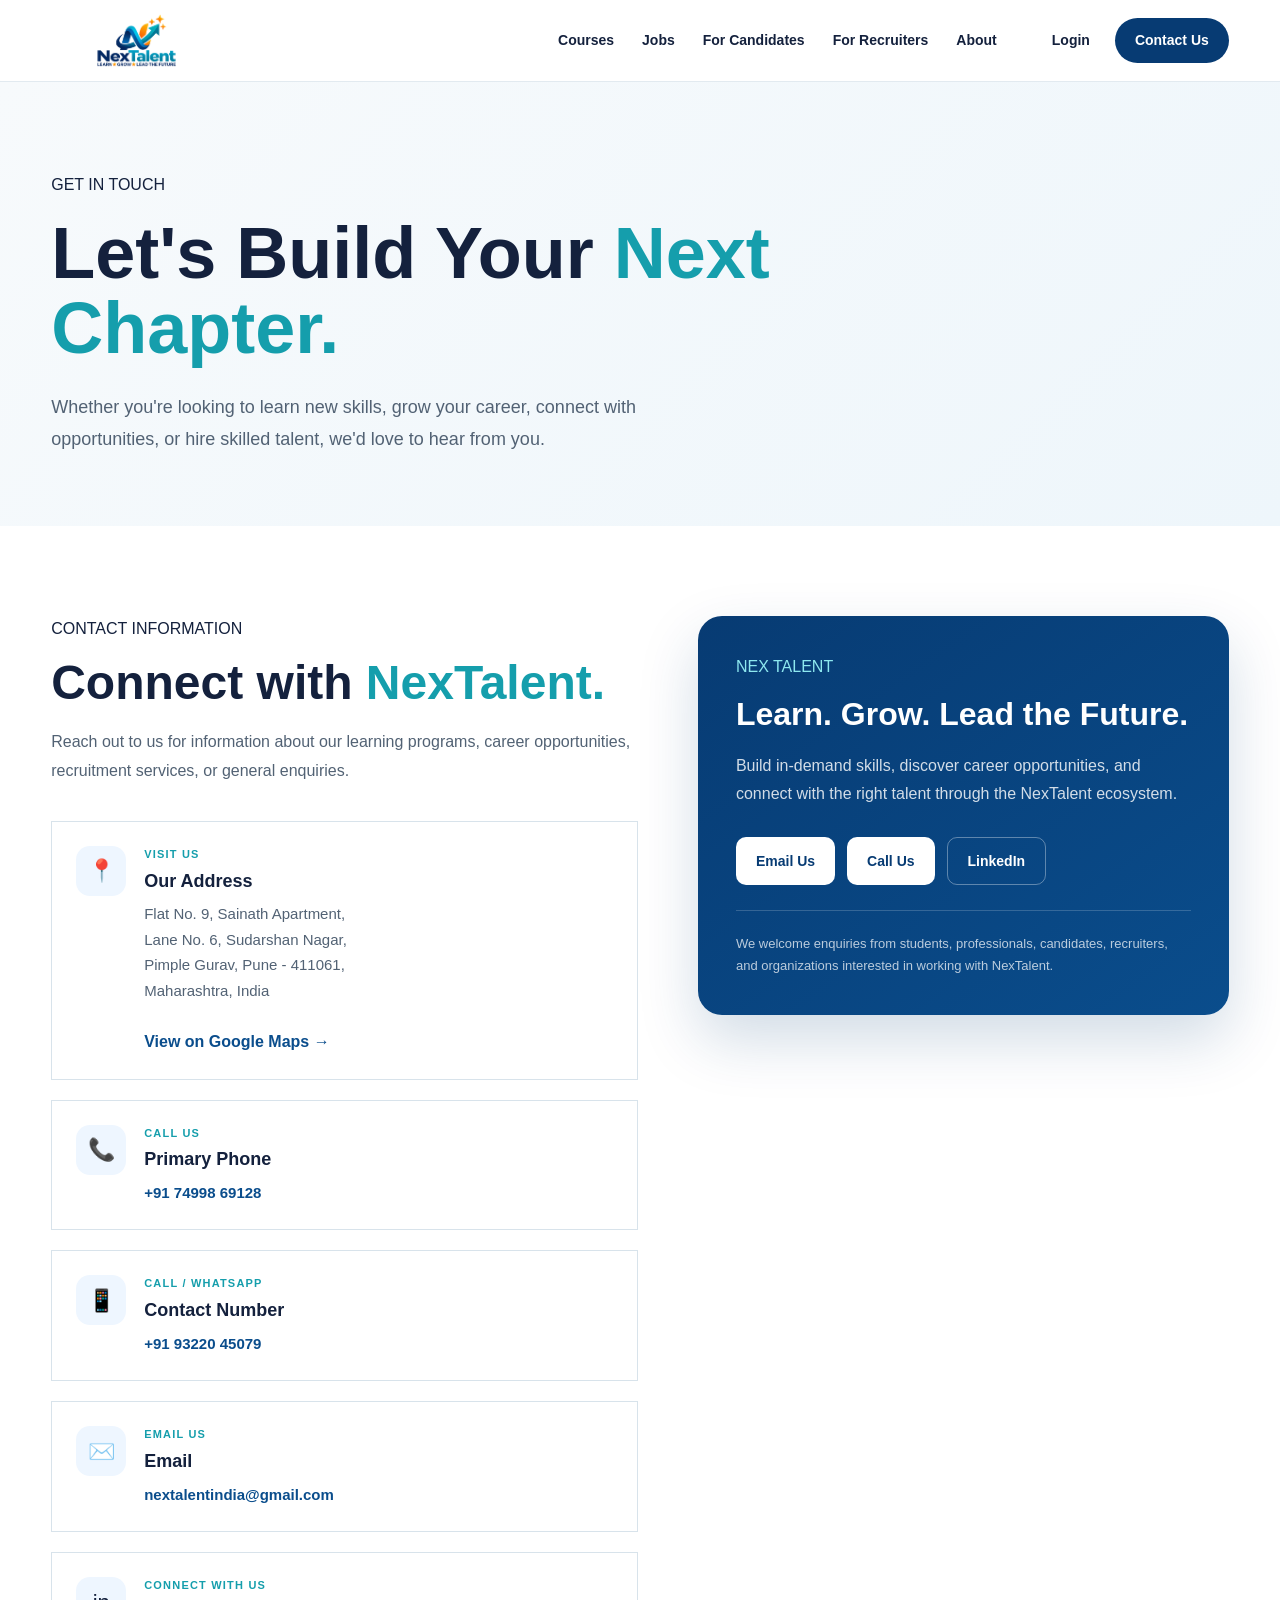
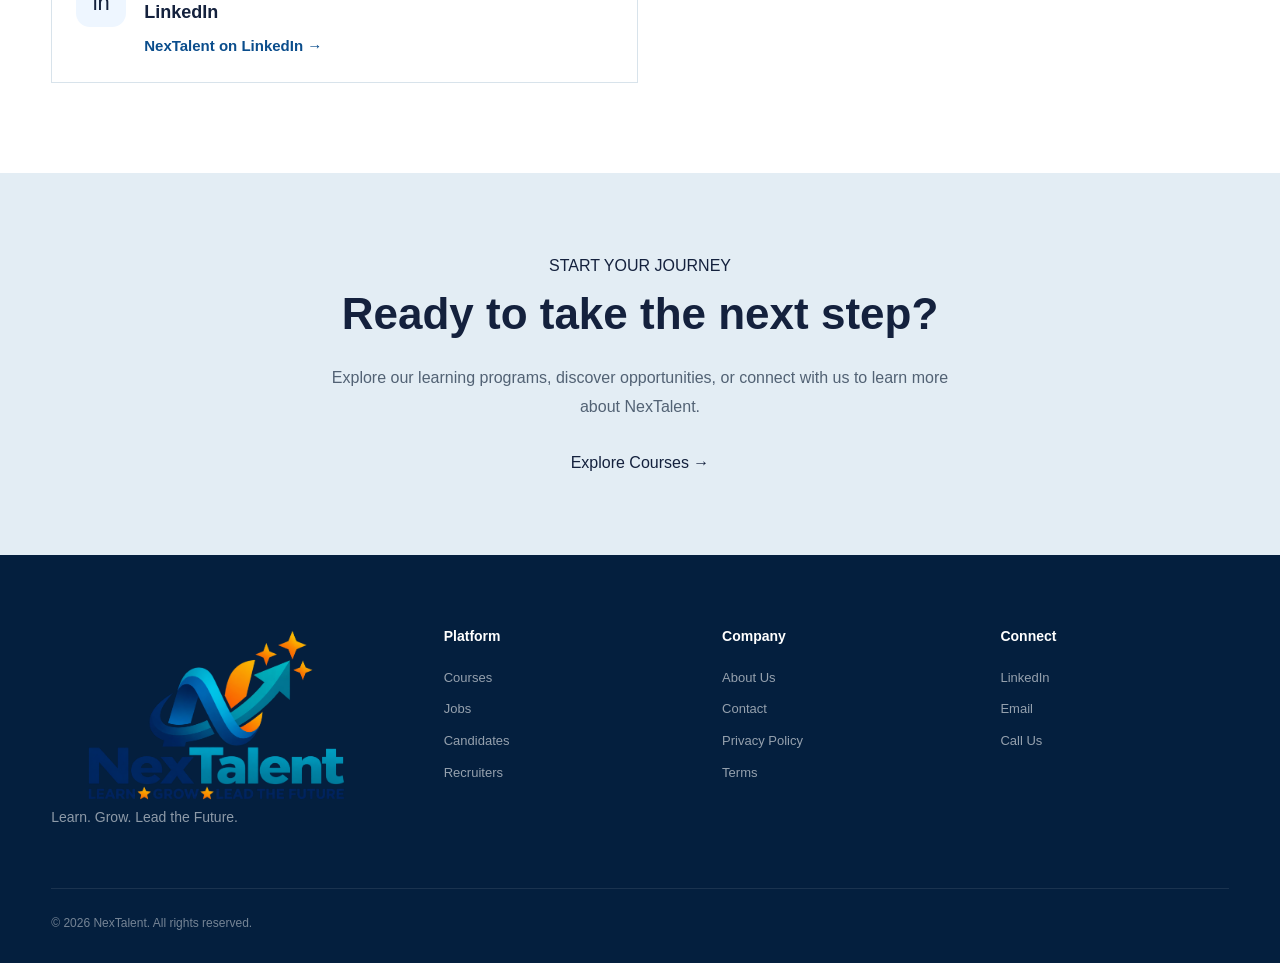
<file: pages/contact.html>
<!DOCTYPE html>
<html lang="en">

<head>

    <meta charset="UTF-8">

    <meta name="viewport"
          content="width=device-width, initial-scale=1.0">

    <meta name="description"
          content="Contact NexTalent for courses, career opportunities, recruitment, upskilling and professional services.">

    <meta name="keywords"
          content="NexTalent, contact NexTalent, courses, careers, recruitment, upskilling, Pune">

    <meta name="author"
          content="NexTalent">

    <title>Contact NexTalent | Learn. Grow. Lead the Future.</title>


    <!-- Google Font -->

    <link rel="preconnect"
          href="https://fonts.googleapis.com">

    <link rel="preconnect"
          href="https://fonts.gstatic.com"
          crossorigin>

    <link href="https://fonts.googleapis.com/css2?family=Inter:wght@400;500;600;700;800&display=swap"
          rel="stylesheet">


    <!-- Main Website CSS -->

    <link rel="stylesheet"
          href="../css/style.css">


    <!-- Contact Page Styles -->

    <style>

        /* =====================================================
           CONTACT PAGE
        ===================================================== */

        .contact-hero {

            padding: 90px 0 70px;

            background:
                linear-gradient(
                    135deg,
                    #f7fafc 0%,
                    #eef6fb 100%
                );

        }


        .contact-hero-content {

            max-width: 760px;

        }


        .contact-hero .section-label {

            display: inline-block;

            margin-bottom: 18px;

        }


        .contact-hero h1 {

            font-size: clamp(42px, 6vw, 72px);

            line-height: 1.05;

            margin-bottom: 24px;

            color: var(--text);

            font-weight: 800;

        }


        .contact-hero h1 span {

            color: var(--teal);

        }


        .contact-hero p {

            max-width: 680px;

            color: var(--text-light);

            font-size: 18px;

            line-height: 1.8;

        }


        /* =====================================================
           CONTACT SECTION
        ===================================================== */

        .contact-section {

            padding: 90px 0;

            background: var(--white);

        }


        .contact-grid {

            display: grid;

            grid-template-columns:
                minmax(0, 1.05fr)
                minmax(0, 0.95fr);

            gap: 60px;

            align-items: start;

        }


        .contact-heading {

            margin-bottom: 35px;

        }


        .contact-heading .section-label {

            display: inline-block;

            margin-bottom: 14px;

        }


        .contact-heading h2 {

            font-size: clamp(32px, 4vw, 48px);

            line-height: 1.15;

            margin-bottom: 18px;

            color: var(--text);

        }


        .contact-heading h2 span {

            color: var(--teal);

        }


        .contact-heading p {

            color: var(--text-light);

            font-size: 16px;

            line-height: 1.8;

        }


        /* =====================================================
           CONTACT CARDS
        ===================================================== */

        .contact-info {

            display: flex;

            flex-direction: column;

            gap: 20px;

        }


        .contact-item {

            display: flex;

            align-items: flex-start;

            gap: 18px;

            padding: 24px;

            background: var(--white);

            border: 1px solid var(--border);

            border-radius: var(--radius);

            box-shadow: var(--shadow);

            transition: var(--transition);

        }


        .contact-item:hover {

            transform: translateY(-4px);

            box-shadow: var(--shadow-hover);

        }


        .contact-icon {

            width: 50px;

            height: 50px;

            min-width: 50px;

            display: flex;

            align-items: center;

            justify-content: center;

            border-radius: 14px;

            background: #eef6ff;

            font-size: 22px;

        }


        .contact-item-content {

            flex: 1;

        }


        .contact-label {

            display: block;

            margin-bottom: 3px;

            color: var(--teal);

            font-size: 11px;

            font-weight: 800;

            letter-spacing: 1.2px;

            text-transform: uppercase;

        }


        .contact-item h3 {

            margin-bottom: 6px;

            color: var(--text);

            font-size: 18px;

            font-weight: 700;

        }


        .contact-item p {

            margin: 0;

            color: var(--text-light);

            font-size: 15px;

            line-height: 1.7;

        }


        .contact-item a {

            color: var(--blue);

            font-weight: 600;

            transition: var(--transition);

        }


        .contact-item a:hover {

            color: var(--teal);

        }


        /* =====================================================
           CONTACT ACTION PANEL
        ===================================================== */

        .contact-panel {

            padding: 38px;

            border-radius: 24px;

            background:
                linear-gradient(
                    145deg,
                    var(--navy),
                    var(--blue)
                );

            color: var(--white);

            box-shadow:
                0 25px 60px rgba(7, 59, 115, 0.18);

        }


        .contact-panel .section-label {

            color: #8ee8ef;

            display: inline-block;

            margin-bottom: 16px;

        }


        .contact-panel h2 {

            margin-bottom: 18px;

            color: var(--white);

            font-size: 32px;

            line-height: 1.2;

        }


        .contact-panel p {

            margin-bottom: 28px;

            color: rgba(255,255,255,0.82);

            line-height: 1.8;

        }


        .contact-actions {

            display: flex;

            flex-wrap: wrap;

            gap: 12px;

        }


        .contact-action {

            display: inline-flex;

            align-items: center;

            justify-content: center;

            min-height: 48px;

            padding: 0 20px;

            border-radius: 10px;

            background: var(--white);

            color: var(--navy);

            font-size: 14px;

            font-weight: 700;

            transition: var(--transition);

        }


        .contact-action:hover {

            transform: translateY(-2px);

            background: #f1f7fb;

        }


        .contact-action.secondary {

            background: transparent;

            border: 1px solid rgba(255,255,255,0.35);

            color: var(--white);

        }


        .contact-action.secondary:hover {

            background: rgba(255,255,255,0.1);

        }


        /* =====================================================
           BUSINESS HOURS / LOCATION
        ===================================================== */

        .contact-note {

            margin-top: 25px;

            padding-top: 22px;

            border-top: 1px solid rgba(255,255,255,0.18);

            color: rgba(255,255,255,0.72);

            font-size: 13px;

            line-height: 1.7;

        }


        /* =====================================================
           CTA
        ===================================================== */

        .contact-bottom {

            padding: 80px 0;

            background: var(--background-dark);

            text-align: center;

        }


        .contact-bottom h2 {

            margin-bottom: 15px;

            color: var(--text);

            font-size: clamp(30px, 4vw, 44px);

        }


        .contact-bottom p {

            max-width: 650px;

            margin: 0 auto 28px;

            color: var(--text-light);

            line-height: 1.8;

        }


        /* =====================================================
           MOBILE
        ===================================================== */

        @media (max-width: 900px) {

            .contact-grid {

                grid-template-columns: 1fr;

                gap: 40px;

            }

        }


        @media (max-width: 600px) {

            .contact-hero {

                padding: 65px 0 50px;

            }


            .contact-section {

                padding: 60px 0;

            }


            .contact-item {

                padding: 20px;

            }


            .contact-icon {

                width: 44px;

                height: 44px;

                min-width: 44px;

                font-size: 19px;

            }


            .contact-panel {

                padding: 28px 22px;

            }


            .contact-panel h2 {

                font-size: 27px;

            }


            .contact-actions {

                flex-direction: column;

            }


            .contact-action {

                width: 100%;

            }

        }

    </style>

</head>


<body>


    <!-- =====================================================
         NAVIGATION
    ====================================================== -->

    <header class="site-header">

        <nav class="navbar">

            <div class="container nav-container">


                <!-- LOGO -->

                <a href="../index.html"
                   class="brand">

                    <img src="../assets/images/logo.png"
                         alt="NexTalent Logo"
                         class="brand-logo">

                </a>


                <!-- NAVIGATION -->

                <div class="nav-menu"
                     id="navMenu">

                    <a href="courses.html">
                        Courses
                    </a>

                    <a href="jobs.html">
                        Jobs
                    </a>

                    <a href="candidates.html">
                        For Candidates
                    </a>

                    <a href="recruiters.html">
                        For Recruiters
                    </a>

                    <a href="about.html">
                        About
                    </a>

                </div>


                <!-- NAV ACTIONS -->

                <div class="nav-actions">

                    <a href="#"
                       class="login-link">

                        Login

                    </a>


                    <a href="contact.html"
                       class="btn btn-primary">

                        Contact Us

                    </a>

                </div>


                <!-- MOBILE MENU BUTTON -->

                <button class="mobile-menu-btn"
                        id="mobileMenuBtn"
                        aria-label="Open navigation menu">

                    ☰

                </button>

            </div>

        </nav>

    </header>


    <!-- =====================================================
         CONTACT HERO
    ====================================================== -->

    <main>

        <section class="contact-hero">

            <div class="container">

                <div class="contact-hero-content">

                    <span class="section-label">

                        GET IN TOUCH

                    </span>


                    <h1>

                        Let's Build Your
                        <span>Next Chapter.</span>

                    </h1>


                    <p>

                        Whether you're looking to learn new skills,
                        grow your career, connect with opportunities,
                        or hire skilled talent, we'd love to hear from you.

                    </p>

                </div>

            </div>

        </section>


        <!-- =====================================================
             CONTACT INFORMATION
        ====================================================== -->

        <section class="contact-section">

            <div class="container">

                <div class="contact-grid">


                    <!-- LEFT: CONTACT INFORMATION -->

                    <div>

                        <div class="contact-heading">

                            <span class="section-label">

                                CONTACT INFORMATION

                            </span>


                            <h2>

                                Connect with
                                <span>NexTalent.</span>

                            </h2>


                            <p>

                                Reach out to us for information about
                                our learning programs, career opportunities,
                                recruitment services, or general enquiries.

                            </p>

                        </div>


                        <div class="contact-info">


                            <!-- ADDRESS -->

                            <div class="contact-item">

                                <div class="contact-icon">

                                    📍

                                </div>


                                <div class="contact-item-content">

                                    <span class="contact-label">

                                        Visit Us

                                    </span>


                                    <h3>

                                        Our Address

                                    </h3>


                                    <p>

                                        Flat No. 9, Sainath Apartment,<br>

                                        Lane No. 6, Sudarshan Nagar,<br>

                                        Pimple Gurav, Pune - 411061,<br>

                                        Maharashtra, India

                                    </p>


                                    <br>


                                    <a href="https://www.google.com/maps/search/?api=1&query=Flat+No+9+Sainath+Apartment+Lane+No+6+Sudarshan+Nagar+Pimple+Gurav+Pune+411061"
                                       target="_blank"
                                       rel="noopener noreferrer">

                                        View on Google Maps →

                                    </a>

                                </div>

                            </div>


                            <!-- PRIMARY PHONE -->

                            <div class="contact-item">

                                <div class="contact-icon">

                                    📞

                                </div>


                                <div class="contact-item-content">

                                    <span class="contact-label">

                                        Call Us

                                    </span>


                                    <h3>

                                        Primary Phone

                                    </h3>


                                    <p>

                                        <a href="tel:+917499869128">

                                            +91 74998 69128

                                        </a>

                                    </p>

                                </div>

                            </div>


                            <!-- SECONDARY PHONE -->

                            <div class="contact-item">

                                <div class="contact-icon">

                                    📱

                                </div>


                                <div class="contact-item-content">

                                    <span class="contact-label">

                                        Call / WhatsApp

                                    </span>


                                    <h3>

                                        Contact Number

                                    </h3>


                                    <p>

                                        <a href="tel:+919322045079">

                                            +91 93220 45079

                                        </a>

                                    </p>

                                </div>

                            </div>


                            <!-- EMAIL -->

                            <div class="contact-item">

                                <div class="contact-icon">

                                    ✉️

                                </div>


                                <div class="contact-item-content">

                                    <span class="contact-label">

                                        Email Us

                                    </span>


                                    <h3>

                                        Email

                                    </h3>


                                    <p>

                                        <a href="mailto:nextalentindia@gmail.com">

                                            nextalentindia@gmail.com

                                        </a>

                                    </p>

                                </div>

                            </div>


                            <!-- LINKEDIN -->

                            <div class="contact-item">

                                <div class="contact-icon">

                                    in

                                </div>


                                <div class="contact-item-content">

                                    <span class="contact-label">

                                        Connect With Us

                                    </span>


                                    <h3>

                                        LinkedIn

                                    </h3>


                                    <p>

                                        <a href="https://www.linkedin.com/in/nex-talent-2652a8435"
                                           target="_blank"
                                           rel="noopener noreferrer">

                                            NexTalent on LinkedIn →

                                        </a>

                                    </p>

                                </div>

                            </div>


                        </div>

                    </div>


                    <!-- RIGHT: CONTACT CTA -->

                    <div class="contact-panel">

                        <span class="section-label">

                            NEX TALENT

                        </span>


                        <h2>

                            Learn.
                            Grow.
                            Lead the Future.

                        </h2>


                        <p>

                            Build in-demand skills, discover career
                            opportunities, and connect with the right
                            talent through the NexTalent ecosystem.

                        </p>


                        <div class="contact-actions">


                            <a href="mailto:nextalentindia@gmail.com"
                               class="contact-action">

                                Email Us

                            </a>


                            <a href="tel:+917499869128"
                               class="contact-action">

                                Call Us

                            </a>


                            <a href="https://www.linkedin.com/in/nex-talent-2652a8435"
                               target="_blank"
                               rel="noopener noreferrer"
                               class="contact-action secondary">

                                LinkedIn

                            </a>

                        </div>


                        <div class="contact-note">

                            We welcome enquiries from students,
                            professionals, candidates, recruiters,
                            and organizations interested in working
                            with NexTalent.

                        </div>

                    </div>

                </div>

            </div>

        </section>


        <!-- =====================================================
             BOTTOM CTA
        ====================================================== -->

        <section class="contact-bottom">

            <div class="container">

                <span class="section-label">

                    START YOUR JOURNEY

                </span>


                <h2>

                    Ready to take the next step?

                </h2>


                <p>

                    Explore our learning programs, discover opportunities,
                    or connect with us to learn more about NexTalent.

                </p>


                <a href="courses.html"
                   class="btn btn-primary btn-large">

                    Explore Courses →

                </a>

            </div>

        </section>

    </main>


    <!-- =====================================================
         FOOTER
    ====================================================== -->

    <footer class="site-footer">

        <div class="container footer-grid">


            <!-- BRAND -->

            <div class="footer-brand">

                <img src="../assets/images/logo.png"
                     alt="NexTalent Logo">

                <p>

                    Learn. Grow. Lead the Future.

                </p>

            </div>


            <!-- PLATFORM -->

            <div class="footer-column">

                <h4>

                    Platform

                </h4>


                <a href="courses.html">

                    Courses

                </a>


                <a href="jobs.html">

                    Jobs

                </a>


                <a href="candidates.html">

                    Candidates

                </a>


                <a href="recruiters.html">

                    Recruiters

                </a>

            </div>


            <!-- COMPANY -->

            <div class="footer-column">

                <h4>

                    Company

                </h4>


                <a href="about.html">

                    About Us

                </a>


                <a href="contact.html">

                    Contact

                </a>


                <a href="#">

                    Privacy Policy

                </a>


                <a href="#">

                    Terms

                </a>

            </div>


            <!-- CONNECT -->

            <div class="footer-column">

                <h4>

                    Connect

                </h4>


                <a href="https://www.linkedin.com/in/nex-talent-2652a8435"
                   target="_blank"
                   rel="noopener noreferrer">

                    LinkedIn

                </a>


                <a href="mailto:nextalentindia@gmail.com">

                    Email

                </a>


                <a href="tel:+917499869128">

                    Call Us

                </a>

            </div>

        </div>


        <!-- FOOTER BOTTOM -->

        <div class="footer-bottom">

            <div class="container">

                <p>

                    © 2026 NexTalent. All rights reserved.

                </p>

            </div>

        </div>

    </footer>


    <!-- =====================================================
         JAVASCRIPT
    ====================================================== -->

    <script src="../js/main.js"></script>

    <script src="../js/navbar.js"></script>

    <script src="../js/animations.js"></script>


</body>

</html>
</file>
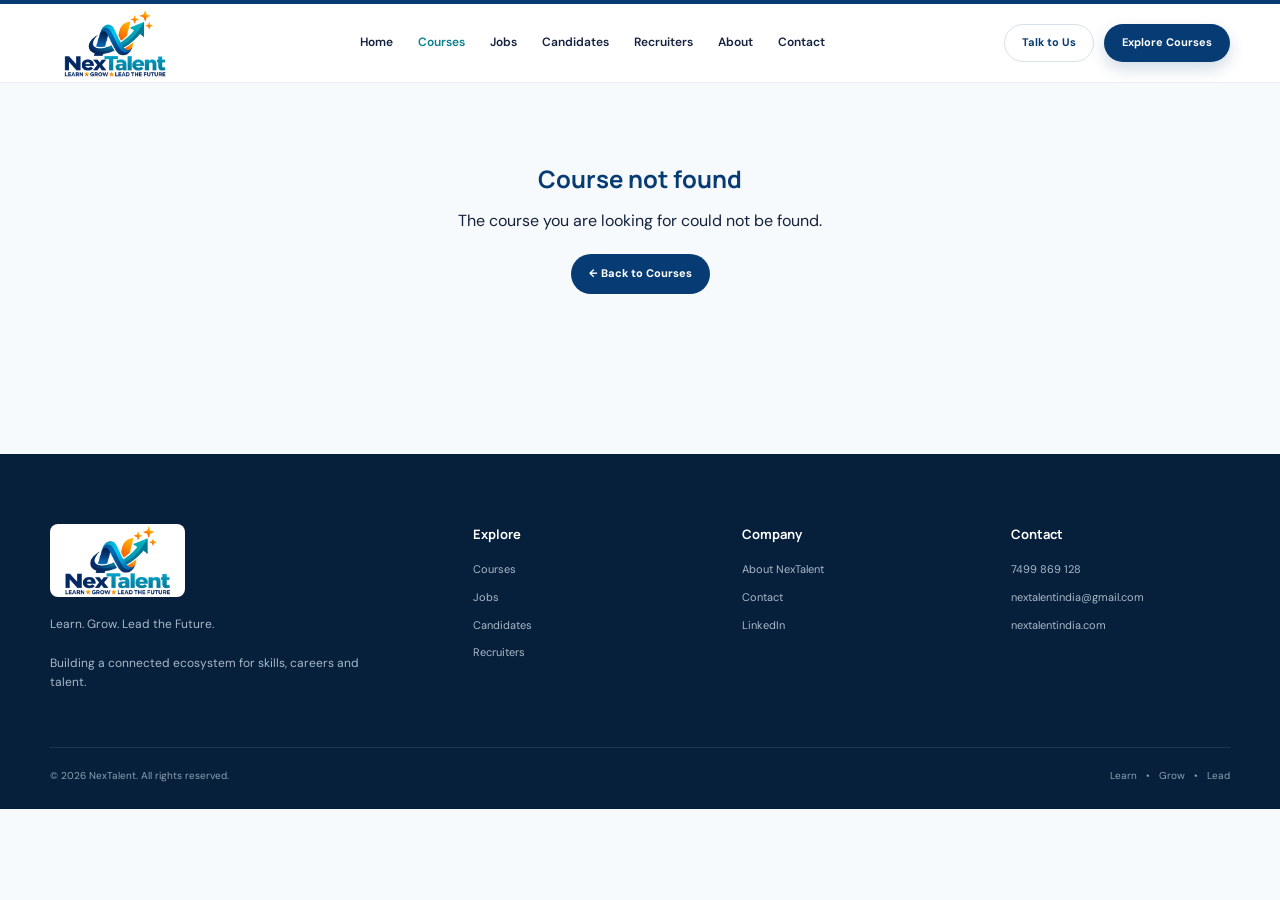
<file: pages/course-details.html>
<!DOCTYPE html>
<html lang="en">

<head>

    <meta charset="UTF-8">

    <meta
        name="viewport"
        content="width=device-width, initial-scale=1.0"
    >

    <meta
        name="description"
        content="NexTalent course details."
    >

    <title>NexTalent | Course Details</title>


    <!-- Google Fonts -->

    <link rel="preconnect" href="https://fonts.googleapis.com">

    <link
        rel="preconnect"
        href="https://fonts.googleapis.com"
        crossorigin
    >

    <link
        href="https://fonts.googleapis.com/css2?family=DM+Sans:wght@400;500;600;700&family=Manrope:wght@400;500;600;700;800&display=swap"
        rel="stylesheet"
    >


    <!-- Course Page CSS -->

    <link
        rel="stylesheet"
        href="../css/course-pages.css"
    >


    <style>

        /* =====================================================
           COURSE DETAILS
        ===================================================== */

        .detail-page {

            background:
                var(--background);

        }


        /* =====================================================
           HERO
        ===================================================== */

        .detail-hero {

            padding:
                145px 0 85px;

            background:
                linear-gradient(
                    135deg,
                    #edf6fa,
                    #e2eff4
                );

            overflow:
                hidden;

        }


        .detail-hero-inner {

            display:
                grid;

            grid-template-columns:
                1.05fr .95fr;

            align-items:
                center;

            gap:
                60px;

        }


        .detail-category {

            display:
                inline-block;

            color:
                var(--teal-dark);

            font-size:
                10px;

            font-weight:
                800;

            letter-spacing:
                1.5px;

            text-transform:
                uppercase;

            margin-bottom:
                15px;

        }


        .detail-hero h1 {

            font-family:
                "Manrope",
                sans-serif;

            font-size:
                clamp(42px,5.3vw,70px);

            line-height:
                1;

            letter-spacing:
                -3.5px;

            color:
                var(--navy);

        }


        .detail-description {

            max-width:
                600px;

            margin-top:
                25px;

            color:
                var(--text-light);

            font-size:
                16px;

            line-height:
                1.7;

        }


        .detail-meta {

            display:
                flex;

            flex-wrap:
                wrap;

            gap:
                9px;

            margin-top:
                25px;

        }


        .detail-meta span {

            padding:
                8px 12px;

            border:
                1px solid rgba(7,59,115,.08);

            border-radius:
                9px;

            background:
                rgba(255,255,255,.72);

            color:
                #536579;

            font-size:
                10px;

            font-weight:
                700;

        }


        /* =====================================================
           DETAIL VISUAL
        ===================================================== */

        .detail-visual {

            position:
                relative;

            min-height:
                380px;

            display:
                flex;

            align-items:
                center;

            justify-content:
                center;

        }


        .detail-ring {

            position:
                absolute;

            border-radius:
                50%;

            border:
                1px solid rgba(7,59,115,.1);

        }


        .detail-ring.one {

            width:
                370px;

            height:
                370px;

        }


        .detail-ring.two {

            width:
                270px;

            height:
                270px;

            border-color:
                rgba(21,158,172,.2);

        }


        .detail-ring.three {

            width:
                190px;

            height:
                190px;

            border-color:
                rgba(247,148,29,.2);

        }


        .detail-core {

            width:
                155px;

            height:
                155px;

            border-radius:
                50%;

            display:
                flex;

            align-items:
                center;

            justify-content:
                center;

            flex-direction:
                column;

            background:
                radial-gradient(
                    circle at 35% 30%,
                    var(--teal),
                    var(--navy) 72%
                );

            color:
                white;

            box-shadow:
                0 25px 60px
                rgba(7,59,115,.22);

            z-index:
                2;

        }


        .detail-core strong {

            font-family:
                "Manrope",
                sans-serif;

            font-size:
                23px;

            text-align:
                center;

        }


        .detail-core small {

            margin-top:
                5px;

            font-size:
                7px;

            letter-spacing:
                1px;

            font-weight:
                700;

        }


        .detail-chip {

            position:
                absolute;

            padding:
                12px 15px;

            border-radius:
                12px;

            background:
                rgba(255,255,255,.95);

            border:
                1px solid rgba(7,59,115,.08);

            box-shadow:
                0 18px 35px
                rgba(7,59,115,.10);

            font-size:
                9px;

            font-weight:
                700;

            color:
                var(--text-light);

            z-index:
                3;

        }


        .detail-chip strong {

            display:
                block;

            font-family:
                "Manrope",
                sans-serif;

            color:
                var(--teal);

            font-size:
                16px;

        }


        .detail-chip.one {

            top:
                35px;

            right:
                5px;

            transform:
                rotate(4deg);

        }


        .detail-chip.two {

            bottom:
                30px;

            left:
                5px;

            transform:
                rotate(-4deg);

        }


        .detail-chip.three {

            right:
                -5px;

            bottom:
                115px;

            background:
                var(--navy);

            color:
                white;

        }


        .detail-chip.three strong {

            color:
                var(--orange);

        }


        /* =====================================================
           MAIN
        ===================================================== */

        .detail-main {

            padding:
                90px 0 110px;

            background:
                linear-gradient(
                    135deg,
                    #eaf3f7,
                    #e2eef3
                );

        }


        .detail-layout {

            display:
                grid;

            grid-template-columns:
                minmax(0,1fr) 310px;

            align-items:
                start;

            gap:
                55px;

        }


        /* =====================================================
           CONTENT
        ===================================================== */

        .detail-section {

            margin-bottom:
                65px;

        }


        .detail-section-heading {

            display:
                flex;

            gap:
                20px;

            margin-bottom:
                28px;

        }


        .detail-number {

            flex-shrink:
                0;

            color:
                rgba(7,59,115,.18);

            font-family:
                "Manrope",
                sans-serif;

            font-size:
                40px;

            line-height:
                1;

            font-weight:
                800;

        }


        .detail-section-heading h2 {

            font-family:
                "Manrope",
                sans-serif;

            color:
                var(--navy);

            font-size:
                clamp(28px,3vw,42px);

            line-height:
                1.05;

            letter-spacing:
                -1.5px;

        }


        /* =====================================================
           SKILLS
        ===================================================== */

        .skills-grid {

            display:
                grid;

            grid-template-columns:
                repeat(3,1fr);

            gap:
                12px;

        }


        .skill-item {

            padding:
                16px;

            border:
                1px solid var(--border);

            border-radius:
                12px;

            background:
                white;

            box-shadow:
                0 8px 20px
                rgba(7,59,115,.035);

            color:
                var(--navy);

            font-size:
                11px;

            font-weight:
                700;

        }


        .skill-item::before {

            content:
                "✓";

            display:
                inline-flex;

            align-items:
                center;

            justify-content:
                center;

            width:
                18px;

            height:
                18px;

            margin-right:
                8px;

            border-radius:
                50%;

            background:
                rgba(21,158,172,.1);

            color:
                var(--teal-dark);

            font-size:
                9px;

        }


        /* =====================================================
           CURRICULUM
        ===================================================== */

        .curriculum-list {

            display:
                flex;

            flex-direction:
                column;

            gap:
                8px;

        }


        .curriculum-item {

            display:
                grid;

            grid-template-columns:
                48px 1fr;

            align-items:
                center;

            gap:
                15px;

            padding:
                15px;

            border:
                1px solid var(--border);

            border-radius:
                12px;

            background:
                white;

            transition:
                .2s ease;

        }


        .curriculum-item:hover {

            transform:
                translateX(4px);

            border-color:
                rgba(21,158,172,.25);

        }


        .curriculum-number {

            width:
                38px;

            height:
                38px;

            display:
                flex;

            align-items:
                center;

            justify-content:
                center;

            border-radius:
                10px;

            background:
                #edf7f8;

            color:
                var(--teal-dark);

            font-family:
                "Manrope",
                sans-serif;

            font-size:
                11px;

            font-weight:
                800;

        }


        .curriculum-item h4 {

            font-family:
                "Manrope",
                sans-serif;

            color:
                var(--navy);

            font-size:
                13px;

        }


        /* =====================================================
           PROJECTS
        ===================================================== */

        .projects-grid {

            display:
                grid;

            grid-template-columns:
                repeat(2,1fr);

            gap:
                14px;

        }


        .project-card {

            position:
                relative;

            padding:
                22px;

            min-height:
                125px;

            overflow:
                hidden;

            border:
                1px solid var(--border);

            border-radius:
                14px;

            background:
                white;

        }


        .project-card::after {

            content:
                "";

            position:
                absolute;

            width:
                80px;

            height:
                80px;

            border-radius:
                50%;

            right:
                -35px;

            top:
                -35px;

            background:
                rgba(21,158,172,.08);

        }


        .project-number {

            color:
                var(--orange);

            font-size:
                9px;

            font-weight:
                800;

            letter-spacing:
                1px;

        }


        .project-card h3 {

            margin-top:
                10px;

            font-family:
                "Manrope",
                sans-serif;

            color:
                var(--navy);

            font-size:
                16px;

        }


        /* =====================================================
           AUDIENCE
        ===================================================== */

        .audience-list {

            display:
                grid;

            grid-template-columns:
                repeat(2,1fr);

            gap:
                10px;

        }


        .audience-item {

            padding:
                14px;

            border-left:
                3px solid var(--teal);

            border-radius:
                8px;

            background:
                white;

            color:
                var(--text-light);

            font-size:
                11px;

        }


        /* =====================================================
           INCLUDES
        ===================================================== */

        .includes-grid {

            display:
                grid;

            grid-template-columns:
                repeat(2,1fr);

            gap:
                10px;

        }


        .include-item {

            padding:
                13px 15px;

            border:
                1px solid var(--border);

            border-radius:
                10px;

            background:
                white;

            color:
                var(--text-light);

            font-size:
                11px;

        }


        .include-item::before {

            content:
                "✓";

            margin-right:
                8px;

            color:
                var(--teal-dark);

            font-weight:
                800;

        }


        /* =====================================================
           SIDEBAR
        ===================================================== */

        .detail-sidebar {

            position:
                sticky;

            top:
                105px;

        }


        .enroll-card {

            padding:
                25px;

            border:
                1px solid var(--border);

            border-radius:
                17px;

            background:
                white;

            box-shadow:
                var(--shadow);

        }


        .enroll-label {

            color:
                var(--teal-dark);

            font-size:
                9px;

            font-weight:
                800;

            letter-spacing:
                1.5px;

            text-transform:
                uppercase;

        }


        .enroll-card h3 {

            margin:
                10px 0 18px;

            font-family:
                "Manrope",
                sans-serif;

            color:
                var(--navy);

            font-size:
                23px;

            line-height:
                1.1;

        }


        .price {

            margin-bottom:
                20px;

            color:
                var(--navy);

            font-family:
                "Manrope",
                sans-serif;

            font-size:
                28px;

            font-weight:
                800;

        }


        .enroll-button {

            display:
                block;

            width:
                100%;

            padding:
                13px;

            border-radius:
                999px;

            text-align:
                center;

            background:
                var(--navy);

            color:
                white;

            font-size:
                11px;

            font-weight:
                800;

            box-shadow:
                0 9px 20px
                rgba(7,59,115,.16);

        }


        .sidebar-divider {

            height:
                1px;

            margin:
                22px 0;

            background:
                var(--border);

        }


        .quick-info {

            display:
                flex;

            flex-direction:
                column;

            gap:
                12px;

        }


        .quick-info-item {

            display:
                flex;

            align-items:
                center;

            justify-content:
                space-between;

            gap:
                10px;

            color:
                var(--text-light);

            font-size:
                10px;

        }


        .quick-info-item strong {

            color:
                var(--navy);

            font-size:
                10px;

        }


        .career-note {

            margin-top:
                15px;

            padding:
                15px;

            border-radius:
                11px;

            background:
                #edf7f8;

            color:
                var(--teal-dark);

            font-size:
                10px;

            line-height:
                1.5;

        }


        /* =====================================================
           CTA
        ===================================================== */

        .detail-cta {

            margin-top:
                30px;

        }


        .detail-cta-card {

            padding:
                50px;

            border-radius:
                20px;

            background:
                linear-gradient(
                    135deg,
                    var(--navy),
                    var(--blue)
                );

            color:
                white;

        }


        .detail-cta-card h2 {

            max-width:
                650px;

            margin:
                10px 0 22px;

            font-family:
                "Manrope",
                sans-serif;

            font-size:
                clamp(32px,4vw,48px);

            line-height:
                1.05;

            letter-spacing:
                -2px;

        }


        .detail-cta-card p {

            max-width:
                600px;

            color:
                #c5d6e5;

            font-size:
                13px;

        }


        .detail-cta-button {

            display:
                inline-block;

            margin-top:
                25px;

            padding:
                12px 20px;

            border-radius:
                999px;

            background:
                white;

            color:
                var(--navy);

            font-size:
                11px;

            font-weight:
                800;

        }


        /* =====================================================
           LOADING / ERROR
        ===================================================== */

        .course-loading {

            padding:
                150px 20px;

            text-align:
                center;

            color:
                var(--text-light);

        }


        .course-error {

            padding:
                160px 20px;

            text-align:
                center;

        }


        .course-error h2 {

            margin-bottom:
                10px;

            color:
                var(--navy);

            font-family:
                "Manrope",
                sans-serif;

        }


        .course-error a {

            display:
                inline-block;

            margin-top:
                20px;

            padding:
                11px 18px;

            border-radius:
                999px;

            background:
                var(--navy);

            color:
                white;

            font-size:
                11px;

            font-weight:
                800;

        }


        /* =====================================================
           DETAIL RESPONSIVE
        ===================================================== */

        @media (max-width: 900px) {

            .detail-hero-inner {

                grid-template-columns:
                    1fr;

            }


            .detail-layout {

                grid-template-columns:
                    1fr;

            }


            .detail-sidebar {

                position:
                    static;

                order:
                    -1;

            }


            .skills-grid {

                grid-template-columns:
                    repeat(2,1fr);

            }

        }


        @media (max-width: 600px) {

            .detail-hero {

                padding:
                    120px 0 60px;

            }


            .detail-hero h1 {

                font-size:
                    48px;

                letter-spacing:
                    -2.5px;

            }


            .detail-visual {

                min-height:
                    300px;

            }


            .detail-ring.one {

                width:
                    290px;

                height:
                    290px;

            }


            .detail-ring.two {

                width:
                    210px;

                height:
                    210px;

            }


            .detail-ring.three {

                width:
                    150px;

                height:
                    150px;

            }


            .detail-core {

                width:
                    125px;

                height:
                    125px;

            }


            .detail-chip {

                padding:
                    9px 11px;

            }


            .detail-main {

                padding:
                    65px 0 80px;

            }


            .skills-grid,
            .projects-grid,
            .audience-list,
            .includes-grid {

                grid-template-columns:
                    1fr;

            }


            .detail-section-heading h2 {

                font-size:
                    34px;

            }


            .detail-section-heading {

                gap:
                    12px;

            }


            .detail-number {

                font-size:
                    30px;

            }


            .detail-cta-card {

                padding:
                    38px 25px;

            }

        }

    </style>

</head>


<body class="detail-page">


<!-- =========================================================
     NAVBAR
========================================================= -->

<header
    class="site-navbar"
    id="siteNavbar"
>

    <div class="site-navbar-inner">


        <a
            href="../index.html"
            class="site-logo"
        >

            <img
                src="../assets/images/logo.png"
                alt="NexTalent"
            >

        </a>


        <nav class="site-nav">

            <a href="../index.html">
                Home
            </a>

            <a
                href="courses.html"
                class="active"
            >
                Courses
            </a>

            <a href="jobs.html">
                Jobs
            </a>

            <a href="candidates.html">
                Candidates
            </a>

            <a href="recruiters.html">
                Recruiters
            </a>

            <a href="about.html">
                About
            </a>

            <a href="contact.html">
                Contact
            </a>

        </nav>


        <div class="site-actions">

            <a
                href="contact.html"
                class="talk-button"
            >
                Talk to Us
            </a>

            <a
                href="courses.html"
                class="nav-course-button"
            >
                Explore Courses
            </a>

        </div>


        <button
            class="menu-toggle"
            id="menuToggle"
            aria-label="Open menu"
        >
            ☰
        </button>

    </div>


    <div
        class="mobile-menu"
        id="mobileMenu"
    >

        <a href="../index.html">
            Home
        </a>

        <a
            href="courses.html"
            class="active"
        >
            Courses
        </a>

        <a href="jobs.html">
            Jobs
        </a>

        <a href="candidates.html">
            Candidates
        </a>

        <a href="recruiters.html">
            Recruiters
        </a>

        <a href="about.html">
            About
        </a>

        <a href="contact.html">
            Contact
        </a>

    </div>

</header>



<!-- =========================================================
     DYNAMIC COURSE CONTENT
========================================================= -->

<main id="courseContainer">

    <div class="course-loading">
        Loading course...
    </div>

</main>



<!-- =========================================================
     FOOTER
========================================================= -->

<footer class="site-footer">

    <div class="courses-container">

        <div class="footer-grid">


            <div class="footer-brand">

                <img
                    src="../assets/images/logo.png"
                    alt="NexTalent"
                >

                <p>

                    Learn. Grow. Lead the Future.

                    <br><br>

                    Building a connected ecosystem
                    for skills, careers and talent.

                </p>

            </div>


            <div class="footer-column">

                <h4>
                    Explore
                </h4>

                <a href="courses.html">
                    Courses
                </a>

                <a href="jobs.html">
                    Jobs
                </a>

                <a href="candidates.html">
                    Candidates
                </a>

                <a href="recruiters.html">
                    Recruiters
                </a>

            </div>


            <div class="footer-column">

                <h4>
                    Company
                </h4>

                <a href="about.html">
                    About NexTalent
                </a>

                <a href="contact.html">
                    Contact
                </a>

                <a
                    href="https://www.linkedin.com/in/nex-talent-2652a8435"
                    target="_blank"
                    rel="noopener"
                >
                    LinkedIn
                </a>

            </div>


            <div class="footer-column">

                <h4>
                    Contact
                </h4>

                <a href="tel:7499869128">
                    7499 869 128
                </a>

                <a href="mailto:nextalentindia@gmail.com">
                    nextalentindia@gmail.com
                </a>

                <a href="https://nextalentindia.com">
                    nextalentindia.com
                </a>

            </div>


        </div>


        <div class="footer-bottom">

            <span>
                © 2026 NexTalent. All rights reserved.
            </span>

            <div>

                <span>Learn</span>
                <span>•</span>
                <span>Grow</span>
                <span>•</span>
                <span>Lead</span>

            </div>

        </div>

    </div>

</footer>



<!-- =========================================================
     NAVBAR JS
========================================================= -->

<script>

    const menuToggle =
        document.getElementById("menuToggle");

    const mobileMenu =
        document.getElementById("mobileMenu");


    menuToggle.addEventListener(
        "click",
        function () {

            mobileMenu.classList.toggle("open");

        }
    );


    document
        .querySelectorAll(".mobile-menu a")
        .forEach(function (link) {

            link.addEventListener(
                "click",
                function () {

                    mobileMenu.classList.remove("open");

                }
            );

        });


    const siteNavbar =
        document.getElementById("siteNavbar");


    window.addEventListener(
        "scroll",
        function () {

            if (window.scrollY > 30) {

                siteNavbar.classList.add("scrolled");

            } else {

                siteNavbar.classList.remove("scrolled");

            }

        }
    );

</script>



<!-- =========================================================
     COURSE DATA + COURSE DETAIL JS
========================================================= -->

<script src="../data/courses.js"></script>

<script src="../js/course-details.js"></script>


</body>

</html>
</file>
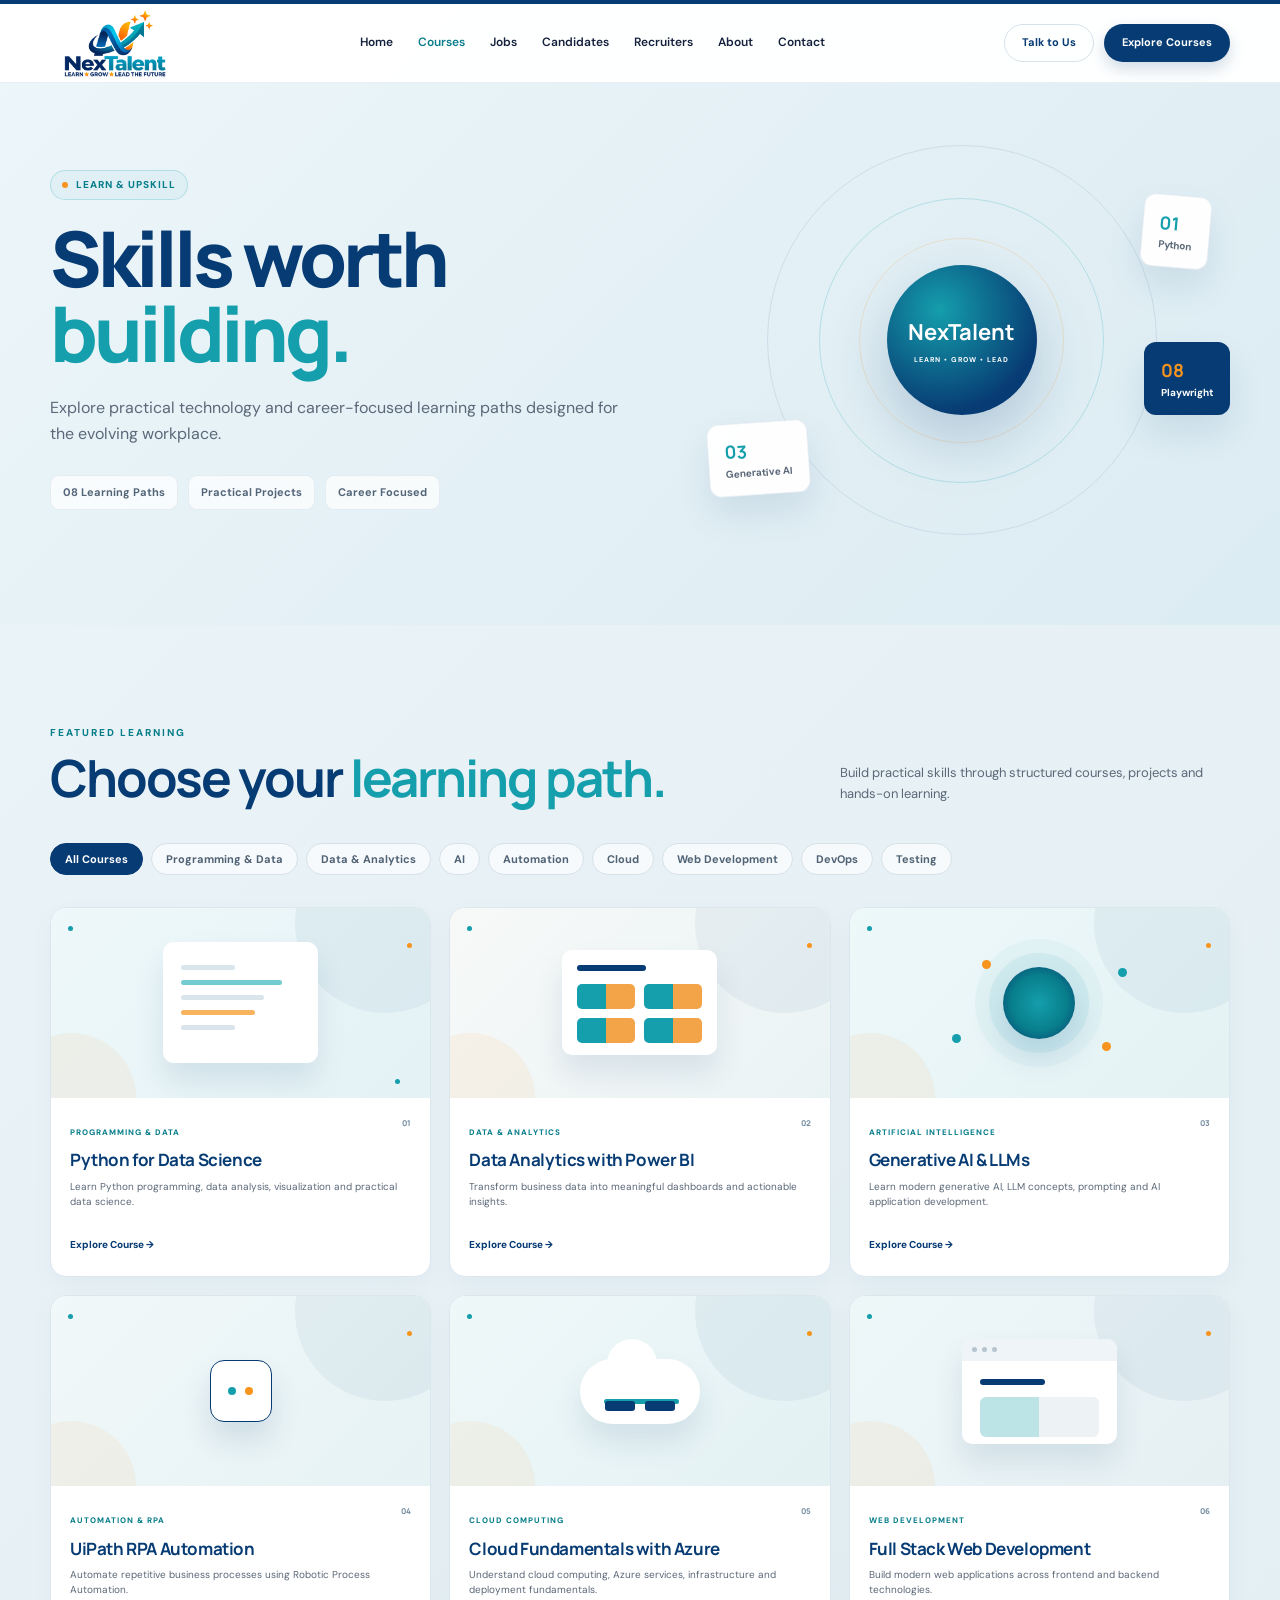
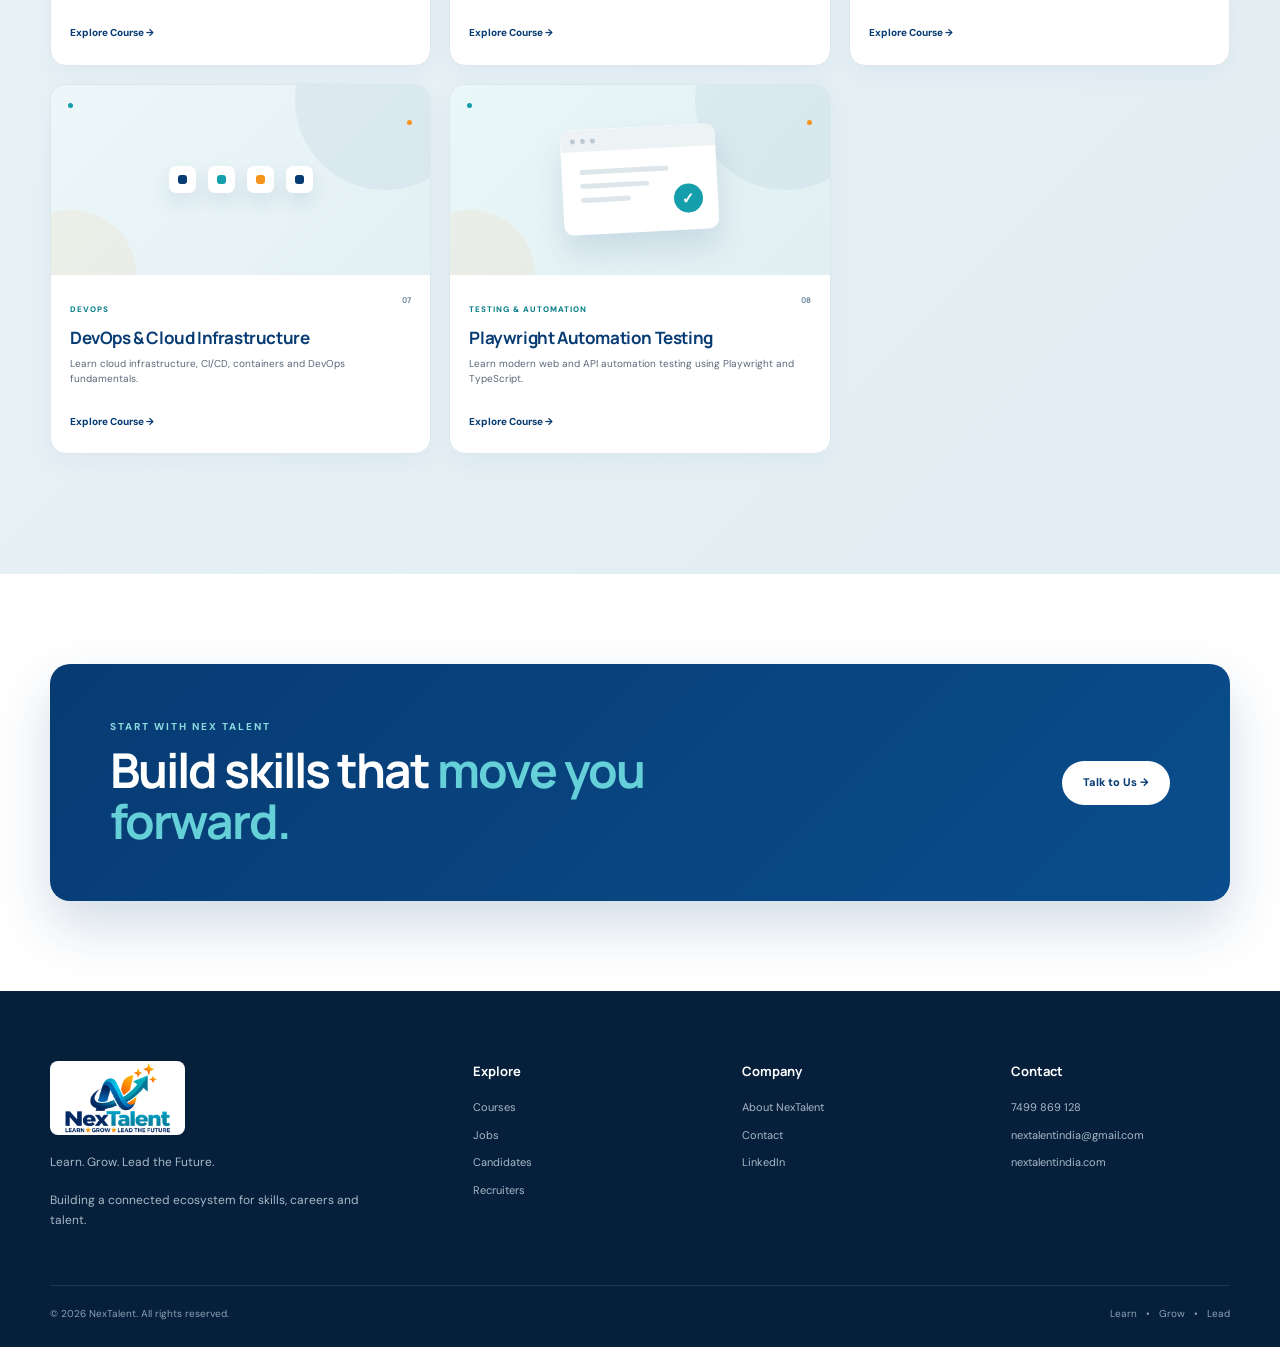
<file: pages/courses.html>
<!DOCTYPE html>
<html lang="en">

<head>

    <meta charset="UTF-8">

    <meta
        name="viewport"
        content="width=device-width, initial-scale=1.0"
    >

    <meta
        name="description"
        content="Explore NexTalent courses in Data Science, AI, Automation, Cloud, Web Development, DevOps and Software Testing."
    >

    <title>NexTalent | Courses</title>


    <!-- Google Fonts -->

    <link rel="preconnect" href="https://fonts.googleapis.com">

    <link
        rel="preconnect"
        href="https://fonts.gstatic.com"
        crossorigin
    >

    <link
        href="https://fonts.googleapis.com/css2?family=DM+Sans:wght@400;500;600;700&family=Manrope:wght@400;500;600;700;800&display=swap"
        rel="stylesheet"
    >


    <!-- Course Page CSS -->

    <link
        rel="stylesheet"
        href="../css/course-pages.css"
    >

</head>


<body>


<!-- =========================================================
     NAVBAR
========================================================= -->

<header
    class="site-navbar"
    id="siteNavbar"
>

    <div class="site-navbar-inner">


        <!-- LOGO -->

        <a
            href="../index.html"
            class="site-logo"
        >

            <img
                src="../assets/images/logo.png"
                alt="NexTalent"
            >

        </a>


        <!-- DESKTOP NAV -->

        <nav class="site-nav">

            <a href="../index.html">
                Home
            </a>

            <a
                href="courses.html"
                class="active"
            >
                Courses
            </a>

            <a href="jobs.html">
                Jobs
            </a>

            <a href="candidates.html">
                Candidates
            </a>

            <a href="recruiters.html">
                Recruiters
            </a>

            <a href="about.html">
                About
            </a>

            <a href="contact.html">
                Contact
            </a>

        </nav>


        <!-- ACTIONS -->

        <div class="site-actions">

            <a
                href="contact.html"
                class="talk-button"
            >
                Talk to Us
            </a>

            <a
                href="#courseLibrary"
                class="nav-course-button"
            >
                Explore Courses
            </a>

        </div>


        <!-- MOBILE BUTTON -->

        <button
            class="menu-toggle"
            id="menuToggle"
            aria-label="Open menu"
        >
            ☰
        </button>

    </div>


    <!-- MOBILE MENU -->

    <div
        class="mobile-menu"
        id="mobileMenu"
    >

        <a href="../index.html">
            Home
        </a>

        <a
            href="courses.html"
            class="active"
        >
            Courses
        </a>

        <a href="jobs.html">
            Jobs
        </a>

        <a href="candidates.html">
            Candidates
        </a>

        <a href="recruiters.html">
            Recruiters
        </a>

        <a href="about.html">
            About
        </a>

        <a href="contact.html">
            Contact
        </a>

    </div>

</header>



<!-- =========================================================
     PAGE HERO
========================================================= -->

<section class="courses-hero">

    <div class="courses-container">

        <div class="courses-hero-content reveal">

            <div class="eyebrow">

                <span></span>

                LEARN & UPSKILL

            </div>


            <h1>

                Skills worth
                <span>building.</span>

            </h1>


            <p>

                Explore practical technology and
                career-focused learning paths designed
                for the evolving workplace.

            </p>


            <div class="hero-meta">

                <span>
                    08 Learning Paths
                </span>

                <span>
                    Practical Projects
                </span>

                <span>
                    Career Focused
                </span>

            </div>

        </div>


        <!-- HERO VISUAL -->

        <div class="courses-hero-visual reveal">

            <div class="hero-ring ring-one"></div>

            <div class="hero-ring ring-two"></div>

            <div class="hero-ring ring-three"></div>


            <div class="hero-center">

                <strong>
                    NexTalent
                </strong>

                <small>
                    LEARN • GROW • LEAD
                </small>

            </div>


            <div class="hero-chip chip-one">

                <strong>01</strong>

                Python

            </div>


            <div class="hero-chip chip-two">

                <strong>03</strong>

                Generative AI

            </div>


            <div class="hero-chip chip-three">

                <strong>08</strong>

                Playwright

            </div>

        </div>

    </div>

</section>



<!-- =========================================================
     COURSE LIBRARY
========================================================= -->

<section
    class="course-library"
    id="courseLibrary"
>

    <div class="courses-container">


        <!-- SECTION HEADING -->

        <div class="section-heading reveal">

            <div>

                <div class="section-label">
                    FEATURED LEARNING
                </div>

                <h2>
                    Choose your
                    <span>learning path.</span>
                </h2>

            </div>


            <p>

                Build practical skills through
                structured courses, projects and
                hands-on learning.

            </p>

        </div>


        <!-- FILTERS -->

        <div
            class="course-filters reveal"
            id="courseFilters"
        >

            <button
                class="filter-button active"
                data-filter="all"
            >
                All Courses
            </button>

            <button
                class="filter-button"
                data-filter="Programming & Data"
            >
                Programming & Data
            </button>

            <button
                class="filter-button"
                data-filter="Data & Analytics"
            >
                Data & Analytics
            </button>

            <button
                class="filter-button"
                data-filter="Artificial Intelligence"
            >
                AI
            </button>

            <button
                class="filter-button"
                data-filter="Automation & RPA"
            >
                Automation
            </button>

            <button
                class="filter-button"
                data-filter="Cloud Computing"
            >
                Cloud
            </button>

            <button
                class="filter-button"
                data-filter="Web Development"
            >
                Web Development
            </button>

            <button
                class="filter-button"
                data-filter="DevOps"
            >
                DevOps
            </button>

            <button
                class="filter-button"
                data-filter="Software Testing & Automation"
            >
                Testing
            </button>

        </div>



        <!-- COURSE GRID -->

        <div
            class="course-grid"
            id="courseGrid"
        >


            <!-- =================================================
                 COURSE 01
            ================================================= -->

            <article
                class="course-card reveal"
                data-category="Programming & Data"
            >

                <div class="course-visual python">

                    <span class="visual-dot one"></span>
                    <span class="visual-dot two"></span>
                    <span class="visual-dot three"></span>

                    <div class="python-window">

                        <div class="code-line short"></div>

                        <div class="code-line teal"></div>

                        <div class="code-line medium"></div>

                        <div class="code-line orange"></div>

                        <div class="code-line short"></div>

                    </div>

                </div>


                <div class="course-content">

                    <span class="course-category">
                        Programming & Data
                    </span>

                    <span class="course-number">
                        01
                    </span>

                    <h3>
                        Python for Data Science
                    </h3>

                    <p>
                        Learn Python programming,
                        data analysis, visualization
                        and practical data science.
                    </p>

                    <a
                        href="course-details.html?course=python"
                        class="course-link"
                    >
                        Explore Course →
                    </a>

                </div>

            </article>



            <!-- =================================================
                 COURSE 02
            ================================================= -->

            <article
                class="course-card reveal"
                data-category="Data & Analytics"
            >

                <div class="course-visual powerbi">

                    <span class="visual-dot one"></span>
                    <span class="visual-dot two"></span>

                    <div class="dashboard">

                        <div class="dashboard-header"></div>

                        <div class="dashboard-grid">

                            <div class="dashboard-box"></div>

                            <div class="dashboard-box"></div>

                            <div class="dashboard-box"></div>

                            <div class="dashboard-box"></div>

                        </div>

                    </div>

                </div>


                <div class="course-content">

                    <span class="course-category">
                        Data & Analytics
                    </span>

                    <span class="course-number">
                        02
                    </span>

                    <h3>
                        Data Analytics with Power BI
                    </h3>

                    <p>
                        Transform business data into
                        meaningful dashboards and
                        actionable insights.
                    </p>

                    <a
                        href="course-details.html?course=powerbi"
                        class="course-link"
                    >
                        Explore Course →
                    </a>

                </div>

            </article>



            <!-- =================================================
                 COURSE 03
            ================================================= -->

            <article
                class="course-card reveal"
                data-category="Artificial Intelligence"
            >

                <div class="course-visual ai">

                    <span class="visual-dot one"></span>
                    <span class="visual-dot two"></span>

                    <div class="ai-core"></div>

                    <span class="ai-node n1"></span>
                    <span class="ai-node n2"></span>
                    <span class="ai-node n3"></span>
                    <span class="ai-node n4"></span>

                </div>


                <div class="course-content">

                    <span class="course-category">
                        Artificial Intelligence
                    </span>

                    <span class="course-number">
                        03
                    </span>

                    <h3>
                        Generative AI & LLMs
                    </h3>

                    <p>
                        Learn modern generative AI,
                        LLM concepts, prompting and
                        AI application development.
                    </p>

                    <a
                        href="course-details.html?course=generative-ai"
                        class="course-link"
                    >
                        Explore Course →
                    </a>

                </div>

            </article>



            <!-- =================================================
                 COURSE 04
            ================================================= -->

            <article
                class="course-card reveal"
                data-category="Automation & RPA"
            >

                <div class="course-visual uipath">

                    <span class="visual-dot one"></span>
                    <span class="visual-dot two"></span>

                    <div class="robot">

                        <span></span>
                        <span></span>

                    </div>

                </div>


                <div class="course-content">

                    <span class="course-category">
                        Automation & RPA
                    </span>

                    <span class="course-number">
                        04
                    </span>

                    <h3>
                        UiPath RPA Automation
                    </h3>

                    <p>
                        Automate repetitive business
                        processes using Robotic Process
                        Automation.
                    </p>

                    <a
                        href="course-details.html?course=uipath"
                        class="course-link"
                    >
                        Explore Course →
                    </a>

                </div>

            </article>



            <!-- =================================================
                 COURSE 05
            ================================================= -->

            <article
                class="course-card reveal"
                data-category="Cloud Computing"
            >

                <div class="course-visual azure">

                    <span class="visual-dot one"></span>
                    <span class="visual-dot two"></span>

                    <div class="cloud">

                        <div class="server s1"></div>

                        <div class="server s2"></div>

                    </div>

                </div>


                <div class="course-content">

                    <span class="course-category">
                        Cloud Computing
                    </span>

                    <span class="course-number">
                        05
                    </span>

                    <h3>
                        Cloud Fundamentals with Azure
                    </h3>

                    <p>
                        Understand cloud computing,
                        Azure services, infrastructure
                        and deployment fundamentals.
                    </p>

                    <a
                        href="course-details.html?course=azure"
                        class="course-link"
                    >
                        Explore Course →
                    </a>

                </div>

            </article>



            <!-- =================================================
                 COURSE 06
            ================================================= -->

            <article
                class="course-card reveal"
                data-category="Web Development"
            >

                <div class="course-visual fullstack">

                    <span class="visual-dot one"></span>
                    <span class="visual-dot two"></span>

                    <div class="browser">

                        <div class="browser-top">

                            <span></span>
                            <span></span>
                            <span></span>

                        </div>


                        <div class="browser-content">

                            <div class="browser-title"></div>

                            <div class="browser-card"></div>

                        </div>

                    </div>

                </div>


                <div class="course-content">

                    <span class="course-category">
                        Web Development
                    </span>

                    <span class="course-number">
                        06
                    </span>

                    <h3>
                        Full Stack Web Development
                    </h3>

                    <p>
                        Build modern web applications
                        across frontend and backend
                        technologies.
                    </p>

                    <a
                        href="course-details.html?course=full-stack"
                        class="course-link"
                    >
                        Explore Course →
                    </a>

                </div>

            </article>



            <!-- =================================================
                 COURSE 07
            ================================================= -->

            <article
                class="course-card reveal"
                data-category="DevOps"
            >

                <div class="course-visual devops">

                    <span class="visual-dot one"></span>
                    <span class="visual-dot two"></span>

                    <div class="pipeline">

                        <div class="pipeline-node">
                            <span></span>
                        </div>

                        <div class="pipeline-node">
                            <span></span>
                        </div>

                        <div class="pipeline-node">
                            <span></span>
                        </div>

                        <div class="pipeline-node">
                            <span></span>
                        </div>

                    </div>

                </div>


                <div class="course-content">

                    <span class="course-category">
                        DevOps
                    </span>

                    <span class="course-number">
                        07
                    </span>

                    <h3>
                        DevOps & Cloud Infrastructure
                    </h3>

                    <p>
                        Learn cloud infrastructure,
                        CI/CD, containers and DevOps
                        fundamentals.
                    </p>

                    <a
                        href="course-details.html?course=devops"
                        class="course-link"
                    >
                        Explore Course →
                    </a>

                </div>

            </article>



            <!-- =================================================
                 COURSE 08 - PLAYWRIGHT
            ================================================= -->

            <article
                class="course-card reveal"
                data-category="Software Testing & Automation"
            >

                <div class="course-visual playwright">

                    <span class="visual-dot one"></span>
                    <span class="visual-dot two"></span>

                    <div class="playwright-browser">

                        <div class="playwright-top">

                            <span></span>
                            <span></span>
                            <span></span>

                        </div>


                        <div class="playwright-content">

                            <div class="play-line long"></div>

                            <div class="play-line medium"></div>

                            <div class="play-line short"></div>

                            <div class="play-check">
                                ✓
                            </div>

                        </div>

                    </div>

                </div>


                <div class="course-content">

                    <span class="course-category">
                        Testing & Automation
                    </span>

                    <span class="course-number">
                        08
                    </span>

                    <h3>
                        Playwright Automation Testing
                    </h3>

                    <p>
                        Learn modern web and API
                        automation testing using
                        Playwright and TypeScript.
                    </p>

                    <a
                        href="course-details.html?course=playwright"
                        class="course-link"
                    >
                        Explore Course →
                    </a>

                </div>

            </article>


        </div>


        <!-- EMPTY STATE -->

        <div
            class="course-empty"
            id="courseEmpty"
        >

            No courses found in this category.

        </div>


    </div>

</section>



<!-- =========================================================
     CTA
========================================================= -->

<section class="courses-cta">

    <div class="courses-container">

        <div class="cta-box reveal">

            <div>

                <div class="section-label">
                    START WITH NEX TALENT
                </div>

                <h2>
                    Build skills that
                    <span>move you forward.</span>
                </h2>

            </div>


            <a
                href="contact.html"
                class="cta-button"
            >
                Talk to Us →
            </a>

        </div>

    </div>

</section>



<!-- =========================================================
     FOOTER
========================================================= -->

<footer class="site-footer">

    <div class="courses-container">

        <div class="footer-grid">


            <div class="footer-brand">

                <img
                    src="../assets/images/logo.png"
                    alt="NexTalent"
                >

                <p>

                    Learn. Grow. Lead the Future.

                    <br><br>

                    Building a connected ecosystem
                    for skills, careers and talent.

                </p>

            </div>


            <div class="footer-column">

                <h4>
                    Explore
                </h4>

                <a href="courses.html">
                    Courses
                </a>

                <a href="jobs.html">
                    Jobs
                </a>

                <a href="candidates.html">
                    Candidates
                </a>

                <a href="recruiters.html">
                    Recruiters
                </a>

            </div>


            <div class="footer-column">

                <h4>
                    Company
                </h4>

                <a href="about.html">
                    About NexTalent
                </a>

                <a href="contact.html">
                    Contact
                </a>

                <a
                    href="https://www.linkedin.com/in/nex-talent-2652a8435"
                    target="_blank"
                    rel="noopener"
                >
                    LinkedIn
                </a>

            </div>


            <div class="footer-column">

                <h4>
                    Contact
                </h4>

                <a href="tel:7499869128">
                    7499 869 128
                </a>

                <a href="mailto:nextalentindia@gmail.com">
                    nextalentindia@gmail.com
                </a>

                <a href="https://nextalentindia.com">
                    nextalentindia.com
                </a>

            </div>


        </div>


        <div class="footer-bottom">

            <span>
                © 2026 NexTalent. All rights reserved.
            </span>

            <div>

                <span>Learn</span>
                <span>•</span>
                <span>Grow</span>
                <span>•</span>
                <span>Lead</span>

            </div>

        </div>

    </div>

</footer>



<!-- =========================================================
     JAVASCRIPT
========================================================= -->

<script>

    /* ---------------------------------------------
       NAVBAR
    --------------------------------------------- */

    const menuToggle =
        document.getElementById("menuToggle");

    const mobileMenu =
        document.getElementById("mobileMenu");


    menuToggle.addEventListener(
        "click",
        function () {

            mobileMenu.classList.toggle("open");

        }
    );


    document
        .querySelectorAll(".mobile-menu a")
        .forEach(function (link) {

            link.addEventListener(
                "click",
                function () {

                    mobileMenu.classList.remove("open");

                }
            );

        });



    /* ---------------------------------------------
       NAVBAR SCROLL
    --------------------------------------------- */

    const siteNavbar =
        document.getElementById("siteNavbar");


    window.addEventListener(
        "scroll",
        function () {

            if (window.scrollY > 30) {

                siteNavbar.classList.add("scrolled");

            } else {

                siteNavbar.classList.remove("scrolled");

            }

        }
    );



    /* ---------------------------------------------
       COURSE FILTER
    --------------------------------------------- */

    const filterButtons =
        document.querySelectorAll(".filter-button");

    const courseCards =
        document.querySelectorAll(".course-card");

    const courseEmpty =
        document.getElementById("courseEmpty");


    filterButtons.forEach(function (button) {

        button.addEventListener(
            "click",
            function () {

                const filter =
                    button.getAttribute("data-filter");


                filterButtons.forEach(function (item) {

                    item.classList.remove("active");

                });


                button.classList.add("active");


                let visibleCourses = 0;


                courseCards.forEach(function (card) {

                    const category =
                        card.getAttribute("data-category");


                    if (
                        filter === "all" ||
                        category === filter
                    ) {

                        card.style.display = "";

                        visibleCourses++;

                    } else {

                        card.style.display = "none";

                    }

                });


                courseEmpty.style.display =
                    visibleCourses === 0
                        ? "block"
                        : "none";

            }
        );

    });



    /* ---------------------------------------------
       SCROLL REVEAL
    --------------------------------------------- */

    const revealElements =
        document.querySelectorAll(".reveal");


    const revealObserver =
        new IntersectionObserver(
            function (entries) {

                entries.forEach(function (entry) {

                    if (entry.isIntersecting) {

                        entry.target.classList.add("active");

                        revealObserver.unobserve(
                            entry.target
                        );

                    }

                });

            },
            {
                threshold: 0.12
            }
        );


    revealElements.forEach(function (element) {

        revealObserver.observe(element);

    });


</script>


</body>

</html>
</file>
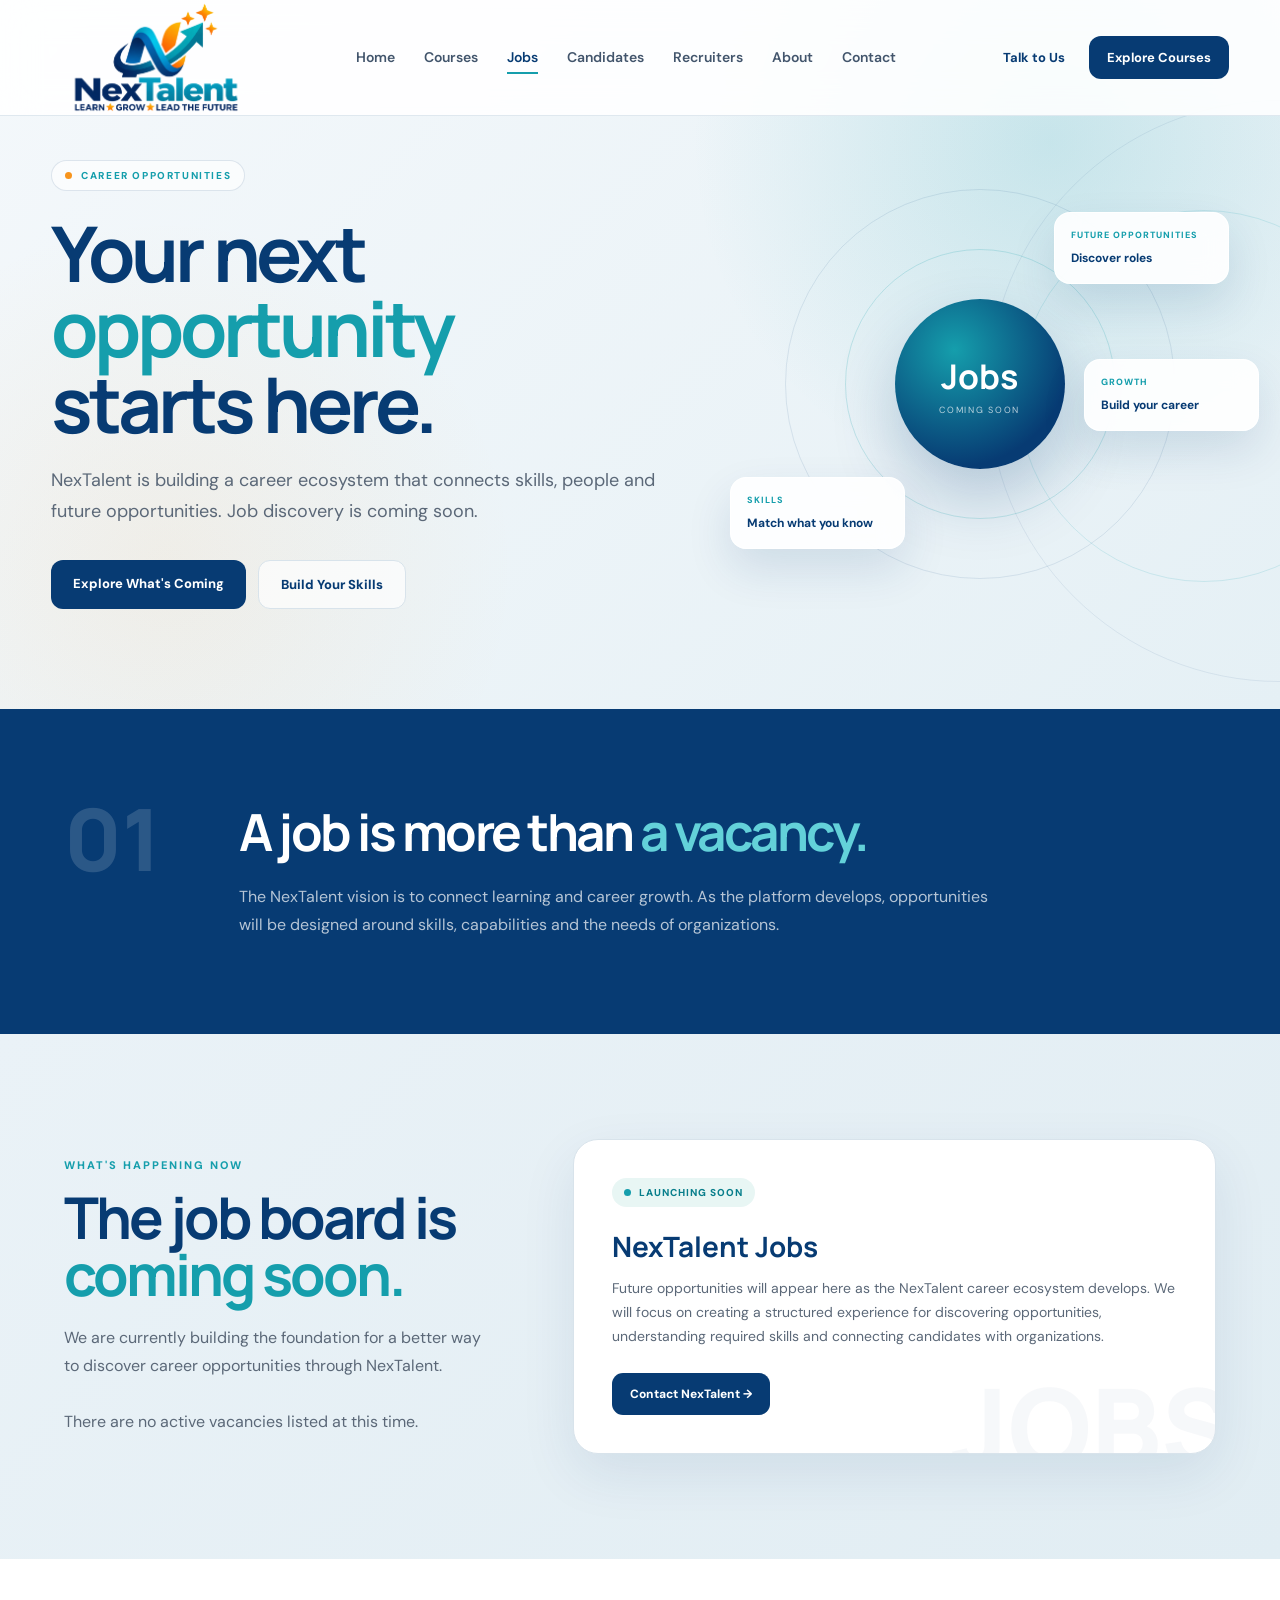
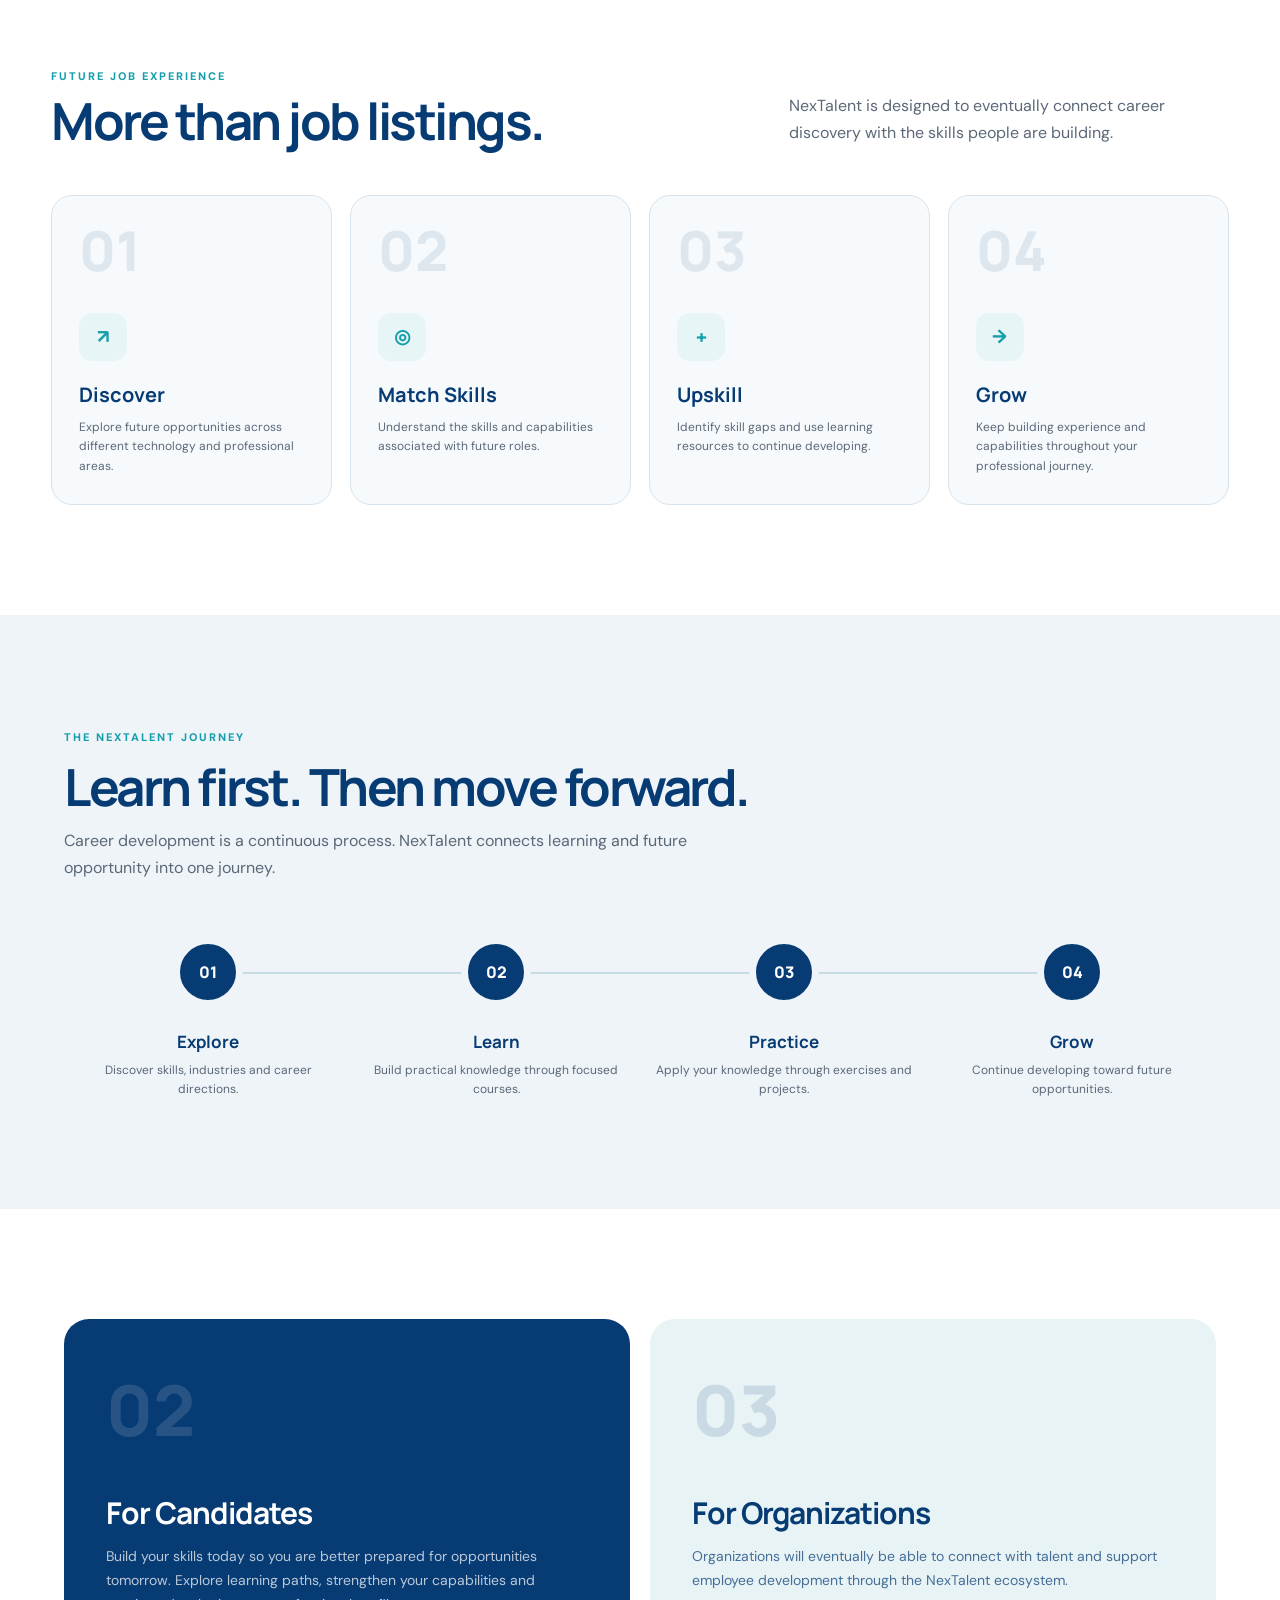
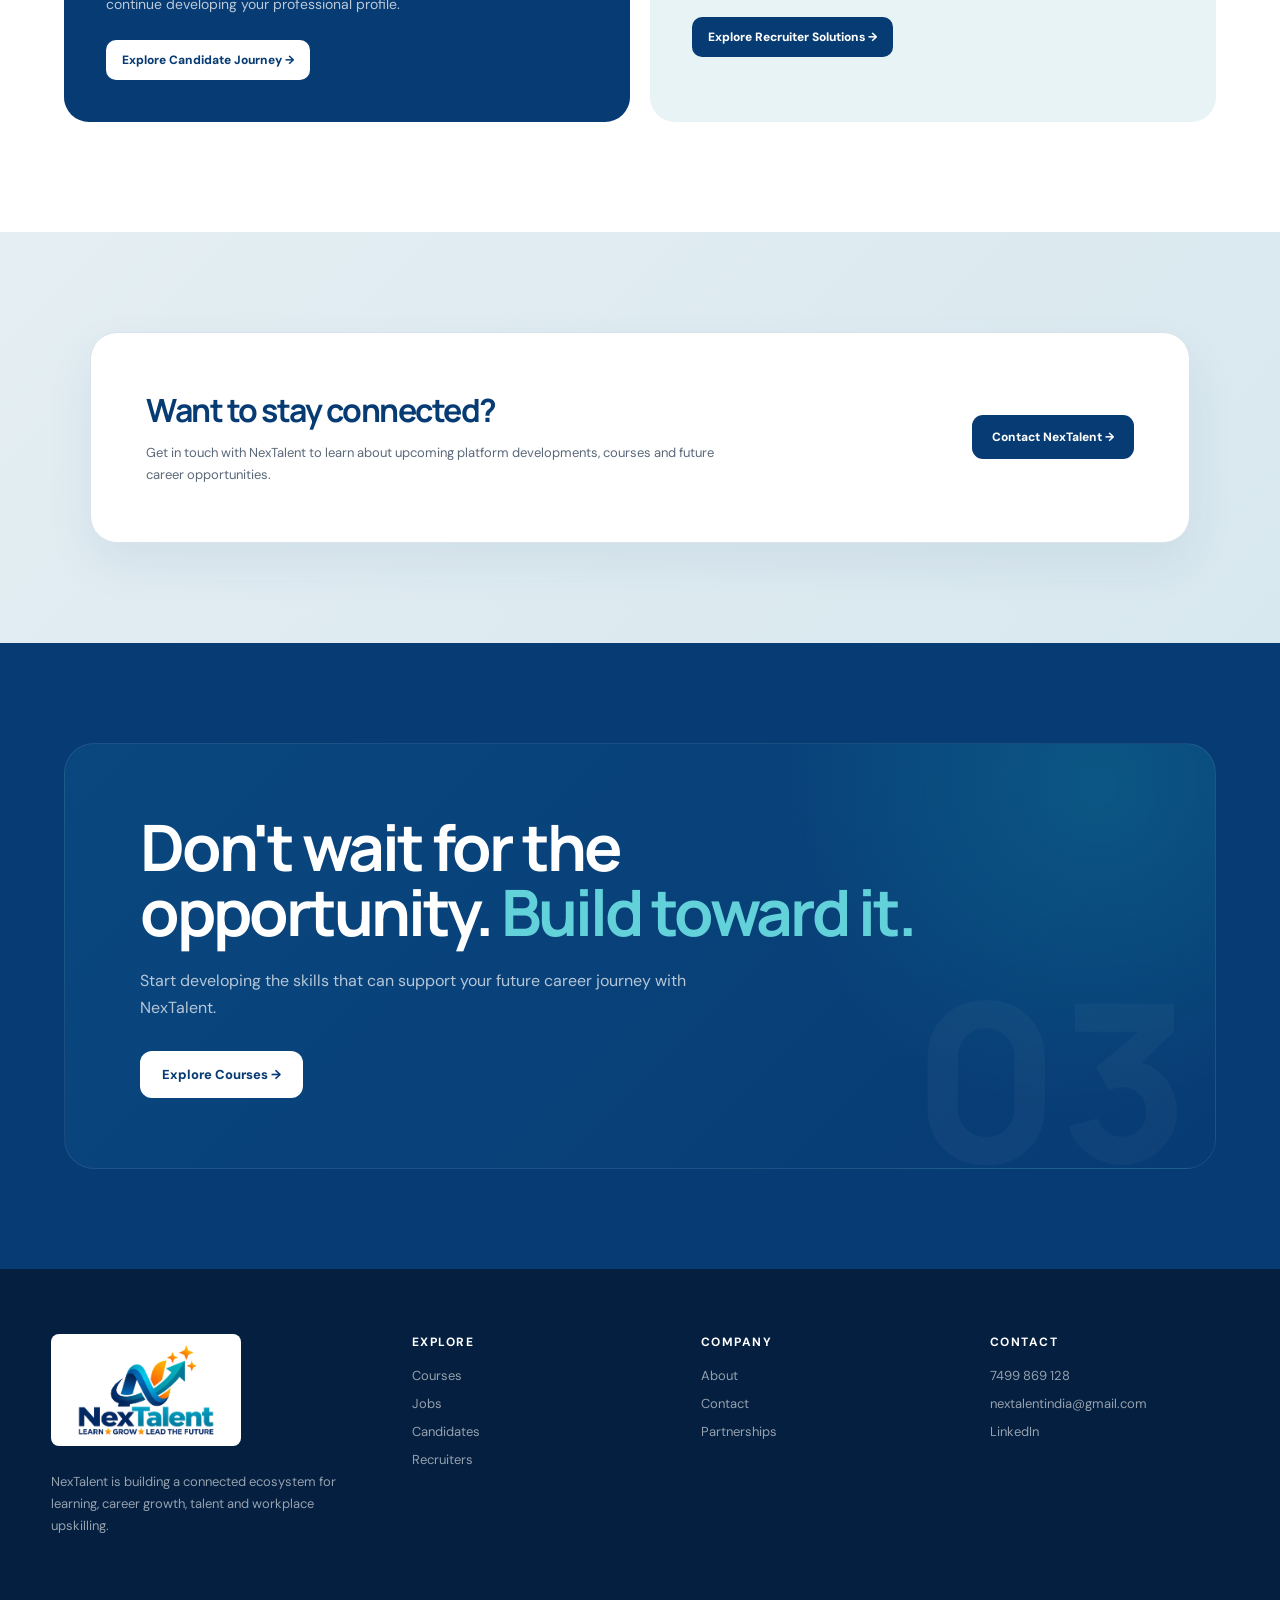
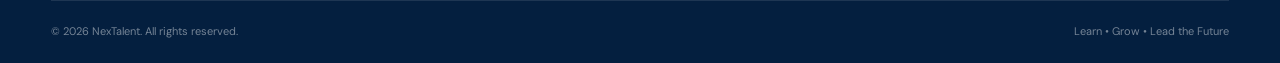
<file: pages/jobs.html>
<!DOCTYPE html>
<html lang="en">
<head>

    <meta charset="UTF-8">

    <meta
        name="viewport"
        content="width=device-width, initial-scale=1.0"
    >

    <title>Jobs | NexTalent</title>

    <meta
        name="description"
        content="Discover future career opportunities with NexTalent. Jobs, skills and talent opportunities coming soon."
    >

    <link rel="preconnect" href="https://fonts.googleapis.com">

    <link
        rel="preconnect"
        href="https://fonts.gstatic.com"
        crossorigin
    >

    <link
        href="https://fonts.googleapis.com/css2?family=DM+Sans:wght@400;500;600;700&family=Manrope:wght@500;600;700;800&display=swap"
        rel="stylesheet"
    >


    <style>

        /* =====================================================
           ROOT
           ===================================================== */

        :root {

            --navy: #073b73;
            --navy-dark: #052b55;
            --blue: #0a4d8c;

            --teal: #159eac;
            --teal-dark: #087e8b;

            --orange: #f7941d;

            --white: #ffffff;

            --background: #eef4f8;
            --background-light: #f7fafc;

            --text: #14213d;
            --text-light: #5b6878;

            --border: #d8e3eb;

            --shadow:
                0 20px 55px rgba(7,59,115,0.09);
        }


        /* =====================================================
           RESET
           ===================================================== */

        * {
            box-sizing: border-box;
        }

        html {
            scroll-behavior: smooth;
        }

        body {

            margin: 0;

            font-family:
                "DM Sans",
                Arial,
                sans-serif;

            color: var(--text);

            background:
                var(--background-light);

            overflow-x: hidden;
        }

        a {
            color: inherit;
            text-decoration: none;
        }


        /* =====================================================
           NAVBAR
           ===================================================== */

        .jobs-navbar {

            position: fixed;

            top: 0;
            left: 0;

            width: 100%;

            z-index: 1000;

            background:
                rgba(255,255,255,0.88);

            backdrop-filter:
                blur(18px);

            -webkit-backdrop-filter:
                blur(18px);

            border-bottom:
                1px solid
                rgba(216,227,235,0.8);

            transition:
                0.3s ease;
        }


        .jobs-navbar.scrolled {

            background:
                rgba(255,255,255,0.97);

            box-shadow:
                0 10px 35px
                rgba(7,59,115,0.08);
        }


        .jobs-nav-inner {

            width:
                min(1380px,92%);

            min-height:
                82px;

            margin:
                auto;

            display:
                flex;

            align-items:
                center;

            justify-content:
                space-between;

            gap:
                30px;
        }


        .jobs-logo {

            width:
                210px;

            flex-shrink:
                0;
        }


        .jobs-logo img {

            width:
                100%;

            display:
                block;
        }


        .jobs-nav-links {

            display:
                flex;

            align-items:
                center;

            justify-content:
                center;

            gap:
                29px;

            flex:
                1;
        }


        .jobs-nav-links a {

            position:
                relative;

            padding:
                8px 0;

            font-size:
                14px;

            font-weight:
                600;

            color:
                #42556c;

            transition:
                color 0.25s ease;
        }


        .jobs-nav-links a::after {

            content:
                "";

            position:
                absolute;

            left:
                0;

            bottom:
                0;

            width:
                0;

            height:
                2px;

            background:
                var(--teal);

            transition:
                width 0.25s ease;
        }


        .jobs-nav-links a:hover,
        .jobs-nav-links a.active {

            color:
                var(--navy);
        }


        .jobs-nav-links a:hover::after,
        .jobs-nav-links a.active::after {

            width:
                100%;
        }


        .jobs-nav-actions {

            display:
                flex;

            align-items:
                center;

            gap:
                12px;
        }


        .jobs-talk {

            padding:
                10px 12px;

            font-size:
                13px;

            font-weight:
                700;

            color:
                var(--navy);
        }


        .jobs-nav-button {

            padding:
                13px 18px;

            border-radius:
                12px;

            background:
                var(--navy);

            color:
                white;

            font-size:
                13px;

            font-weight:
                700;

            transition:
                0.25s ease;
        }


        .jobs-nav-button:hover {

            background:
                var(--teal);

            transform:
                translateY(-2px);
        }


        .jobs-menu-toggle {

            display:
                none;

            border:
                0;

            background:
                transparent;

            color:
                var(--navy);

            font-size:
                27px;

            cursor:
                pointer;
        }


        .jobs-mobile-menu {

            display:
                none;
        }


        /* =====================================================
           HERO
           ===================================================== */

        .jobs-hero {

            position:
                relative;

            min-height:
                680px;

            padding:
                160px 0 100px;

            overflow:
                hidden;

            background:

                radial-gradient(
                    circle at 82% 20%,
                    rgba(21,158,172,0.17),
                    transparent 30%
                ),

                radial-gradient(
                    circle at 13% 80%,
                    rgba(247,148,29,0.08),
                    transparent 28%
                ),

                linear-gradient(
                    135deg,
                    #f4f8fb 0%,
                    #e5f0f5 100%
                );
        }


        .jobs-hero::before {

            content:
                "";

            position:
                absolute;

            width:
                580px;

            height:
                580px;

            right:
                -290px;

            top:
                100px;

            border:
                1px solid
                rgba(7,59,115,0.08);

            border-radius:
                50%;
        }


        .jobs-hero::after {

            content:
                "";

            position:
                absolute;

            width:
                370px;

            height:
                370px;

            right:
                -110px;

            top:
                210px;

            border:
                1px solid
                rgba(21,158,172,0.15);

            border-radius:
                50%;
        }


        .jobs-hero-inner {

            width:
                min(1380px,92%);

            margin:
                auto;

            position:
                relative;

            z-index:
                2;

            display:
                grid;

            grid-template-columns:
                1.1fr 0.9fr;

            align-items:
                center;

            gap:
                70px;
        }


        .jobs-eyebrow {

            display:
                inline-flex;

            align-items:
                center;

            gap:
                9px;

            padding:
                8px 13px;

            border:
                1px solid
                rgba(7,59,115,0.12);

            border-radius:
                100px;

            background:
                rgba(255,255,255,0.62);

            color:
                var(--teal);

            font-size:
                10px;

            font-weight:
                800;

            text-transform:
                uppercase;

            letter-spacing:
                1.6px;
        }


        .jobs-eyebrow span {

            width:
                7px;

            height:
                7px;

            border-radius:
                50%;

            background:
                var(--orange);
        }


        .jobs-hero h1 {

            margin:
                24px 0 24px;

            max-width:
                800px;

            font-family:
                "Manrope",
                sans-serif;

            font-size:
                clamp(52px,6vw,86px);

            line-height:
                0.98;

            letter-spacing:
                -4px;

            color:
                var(--navy);
        }


        .jobs-hero h1 span {

            color:
                var(--teal);
        }


        .jobs-hero-description {

            max-width:
                650px;

            margin:
                0;

            color:
                var(--text-light);

            font-size:
                18px;

            line-height:
                1.75;
        }


        .jobs-hero-actions {

            display:
                flex;

            flex-wrap:
                wrap;

            gap:
                12px;

            margin-top:
                32px;
        }


        .jobs-primary-button {

            padding:
                15px 22px;

            border-radius:
                12px;

            background:
                var(--navy);

            color:
                white;

            font-size:
                13px;

            font-weight:
                800;

            transition:
                0.25s ease;
        }


        .jobs-primary-button:hover {

            background:
                var(--teal);

            transform:
                translateY(-3px);
        }


        .jobs-secondary-button {

            padding:
                15px 22px;

            border:
                1px solid
                var(--border);

            border-radius:
                12px;

            background:
                rgba(255,255,255,0.68);

            color:
                var(--navy);

            font-size:
                13px;

            font-weight:
                800;

            transition:
                0.25s ease;
        }


        .jobs-secondary-button:hover {

            border-color:
                var(--teal);

            transform:
                translateY(-3px);
        }


        /* =====================================================
           HERO VISUAL
           ===================================================== */

        .jobs-visual {

            min-height:
                420px;

            position:
                relative;

            display:
                flex;

            align-items:
                center;

            justify-content:
                center;
        }


        .jobs-orbit {

            position:
                absolute;

            border-radius:
                50%;

            border:
                1px solid
                rgba(7,59,115,0.10);
        }


        .jobs-orbit.large {

            width:
                390px;

            height:
                390px;
        }


        .jobs-orbit.small {

            width:
                270px;

            height:
                270px;

            border-color:
                rgba(21,158,172,0.20);
        }


        .jobs-core {

            width:
                170px;

            height:
                170px;

            border-radius:
                50%;

            display:
                flex;

            align-items:
                center;

            justify-content:
                center;

            flex-direction:
                column;

            background:

                radial-gradient(
                    circle at 35% 30%,
                    var(--teal),
                    var(--navy) 72%
                );

            color:
                white;

            box-shadow:
                0 30px 65px
                rgba(7,59,115,0.23);

            position:
                relative;

            z-index:
                4;
        }


        .jobs-core strong {

            font-family:
                "Manrope",
                sans-serif;

            font-size:
                34px;
        }


        .jobs-core span {

            margin-top:
                5px;

            font-size:
                9px;

            text-transform:
                uppercase;

            letter-spacing:
                1.7px;

            opacity:
                0.72;
        }


        .jobs-floating-card {

            position:
                absolute;

            min-width:
                175px;

            padding:
                16px;

            border-radius:
                16px;

            background:
                rgba(255,255,255,0.9);

            border:
                1px solid
                rgba(255,255,255,0.95);

            box-shadow:
                0 20px 45px
                rgba(7,59,115,0.12);

            backdrop-filter:
                blur(12px);

            z-index:
                5;
        }


        .jobs-floating-card small {

            display:
                block;

            margin-bottom:
                5px;

            color:
                var(--teal);

            font-size:
                9px;

            font-weight:
                800;

            text-transform:
                uppercase;

            letter-spacing:
                1px;
        }


        .jobs-floating-card strong {

            font-size:
                12px;

            color:
                var(--navy);
        }


        .jobs-floating-card.one {

            top:
                38px;

            right:
                0;
        }


        .jobs-floating-card.two {

            left:
                0;

            bottom:
                45px;
        }


        .jobs-floating-card.three {

            right:
                -30px;

            top:
                185px;
        }


        /* =====================================================
           INTRO
           ===================================================== */

        .jobs-intro {

            padding:
                95px 0;

            background:
                var(--navy);

            color:
                white;
        }


        .jobs-intro-inner {

            width:
                min(1200px,90%);

            margin:
                auto;

            display:
                grid;

            grid-template-columns:
                120px 1fr;

            gap:
                55px;

            align-items:
                start;
        }


        .jobs-intro-number {

            font-family:
                "Manrope",
                sans-serif;

            font-size:
                86px;

            line-height:
                0.8;

            font-weight:
                800;

            color:
                rgba(255,255,255,0.15);
        }


        .jobs-intro h2 {

            margin:
                0;

            max-width:
                900px;

            font-family:
                "Manrope",
                sans-serif;

            font-size:
                clamp(32px,4vw,57px);

            line-height:
                1.08;

            letter-spacing:
                -2.5px;
        }


        .jobs-intro h2 span {

            color:
                #63d1d9;
        }


        .jobs-intro p {

            max-width:
                760px;

            margin:
                24px 0 0;

            color:
                rgba(255,255,255,0.70);

            line-height:
                1.75;
        }


        /* =====================================================
           COMING SOON
           ===================================================== */

        .coming-section {

            padding:
                105px 0;

            background:
                linear-gradient(
                    135deg,
                    #eaf2f7,
                    #e1edf3
                );
        }


        .coming-inner {

            width:
                min(1200px,90%);

            margin:
                auto;

            display:
                grid;

            grid-template-columns:
                0.8fr 1.2fr;

            gap:
                80px;

            align-items:
                center;
        }


        .coming-label {

            color:
                var(--teal);

            font-size:
                11px;

            font-weight:
                800;

            text-transform:
                uppercase;

            letter-spacing:
                2px;
        }


        .coming-left h2 {

            margin:
                17px 0 20px;

            font-family:
                "Manrope",
                sans-serif;

            font-size:
                clamp(40px,4.5vw,63px);

            line-height:
                1;

            letter-spacing:
                -3px;

            color:
                var(--navy);
        }


        .coming-left h2 span {

            color:
                var(--teal);
        }


        .coming-left p {

            margin:
                0;

            color:
                var(--text-light);

            line-height:
                1.75;
        }


        .coming-card {

            padding:
                38px;

            border-radius:
                25px;

            background:
                white;

            border:
                1px solid
                var(--border);

            box-shadow:
                var(--shadow);

            position:
                relative;

            overflow:
                hidden;
        }


        .coming-card::after {

            content:
                "JOBS";

            position:
                absolute;

            right:
                -20px;

            bottom:
                -48px;

            font-family:
                "Manrope",
                sans-serif;

            font-size:
                110px;

            font-weight:
                800;

            color:
                rgba(7,59,115,0.035);
        }


        .status-pill {

            display:
                inline-flex;

            align-items:
                center;

            gap:
                8px;

            padding:
                8px 12px;

            border-radius:
                100px;

            background:
                #e8f6f4;

            color:
                var(--teal-dark);

            font-size:
                10px;

            font-weight:
                800;

            text-transform:
                uppercase;

            letter-spacing:
                1px;
        }


        .status-pill i {

            width:
                7px;

            height:
                7px;

            border-radius:
                50%;

            background:
                var(--teal);
        }


        .coming-card h3 {

            margin:
                20px 0 12px;

            font-family:
                "Manrope",
                sans-serif;

            font-size:
                28px;

            color:
                var(--navy);
        }


        .coming-card p {

            margin:
                0;

            color:
                var(--text-light);

            line-height:
                1.7;

            font-size:
                14px;
        }


        .coming-card-button {

            display:
                inline-flex;

            margin-top:
                25px;

            padding:
                13px 18px;

            border-radius:
                11px;

            background:
                var(--navy);

            color:
                white;

            font-size:
                12px;

            font-weight:
                800;

            transition:
                0.25s ease;
        }


        .coming-card-button:hover {

            background:
                var(--teal);

            transform:
                translateY(-2px);
        }


        /* =====================================================
           OPPORTUNITY AREAS
           ===================================================== */

        .opportunities {

            padding:
                110px 0;

            background:
                white;
        }


        .opportunities-inner {

            width:
                min(1380px,92%);

            margin:
                auto;
        }


        .section-heading {

            display:
                flex;

            align-items:
                end;

            justify-content:
                space-between;

            gap:
                40px;

            margin-bottom:
                48px;
        }


        .section-heading small {

            display:
                block;

            margin-bottom:
                12px;

            color:
                var(--teal);

            font-size:
                11px;

            font-weight:
                800;

            text-transform:
                uppercase;

            letter-spacing:
                2px;
        }


        .section-heading h2 {

            margin:
                0;

            font-family:
                "Manrope",
                sans-serif;

            font-size:
                clamp(38px,4vw,57px);

            line-height:
                1;

            letter-spacing:
                -2.5px;

            color:
                var(--navy);
        }


        .section-heading p {

            max-width:
                440px;

            margin:
                0;

            color:
                var(--text-light);

            line-height:
                1.7;
        }


        .opportunity-grid {

            display:
                grid;

            grid-template-columns:
                repeat(4,minmax(0,1fr));

            gap:
                18px;
        }


        .opportunity-card {

            min-height:
                310px;

            padding:
                27px;

            border-radius:
                21px;

            background:
                var(--background-light);

            border:
                1px solid
                var(--border);

            position:
                relative;

            overflow:
                hidden;

            transition:
                0.3s ease;
        }


        .opportunity-card:hover {

            transform:
                translateY(-7px);

            box-shadow:
                0 20px 45px
                rgba(7,59,115,0.09);

            border-color:
                rgba(21,158,172,0.25);
        }


        .opportunity-number {

            font-family:
                "Manrope",
                sans-serif;

            font-size:
                55px;

            font-weight:
                800;

            color:
                rgba(7,59,115,0.10);

            line-height:
                1;
        }


        .opportunity-icon {

            width:
                48px;

            height:
                48px;

            margin:
                35px 0 20px;

            display:
                flex;

            align-items:
                center;

            justify-content:
                center;

            border-radius:
                13px;

            background:
                #e7f5f6;

            color:
                var(--teal);

            font-size:
                19px;

            font-weight:
                800;
        }


        .opportunity-card h3 {

            margin:
                0 0 10px;

            font-family:
                "Manrope",
                sans-serif;

            font-size:
                20px;

            color:
                var(--navy);
        }


        .opportunity-card p {

            margin:
                0;

            color:
                var(--text-light);

            font-size:
                12px;

            line-height:
                1.65;
        }


        /* =====================================================
           CAREER JOURNEY
           ===================================================== */

        .career-section {

            padding:
                110px 0;

            background:
                var(--background);
        }


        .career-inner {

            width:
                min(1200px,90%);

            margin:
                auto;
        }


        .career-heading {

            max-width:
                700px;

            margin-bottom:
                55px;
        }


        .career-heading small {

            color:
                var(--teal);

            font-size:
                11px;

            font-weight:
                800;

            text-transform:
                uppercase;

            letter-spacing:
                2px;
        }


        .career-heading h2 {

            margin:
                15px 0 15px;

            font-family:
                "Manrope",
                sans-serif;

            font-size:
                clamp(38px,4vw,56px);

            line-height:
                1;

            letter-spacing:
                -2.5px;

            color:
                var(--navy);
        }


        .career-heading p {

            margin:
                0;

            color:
                var(--text-light);

            line-height:
                1.7;
        }


        .career-flow {

            display:
                grid;

            grid-template-columns:
                repeat(4,1fr);

            position:
                relative;
        }


        .career-flow::before {

            content:
                "";

            position:
                absolute;

            left:
                10%;

            right:
                10%;

            top:
                35px;

            height:
                2px;

            background:
                #c8dce5;
        }


        .career-step {

            position:
                relative;

            z-index:
                2;

            text-align:
                center;

            padding:
                0 15px;
        }


        .career-step-number {

            width:
                70px;

            height:
                70px;

            margin:
                0 auto 23px;

            border-radius:
                50%;

            display:
                flex;

            align-items:
                center;

            justify-content:
                center;

            background:
                var(--navy);

            color:
                white;

            border:
                7px solid
                var(--background);

            font-family:
                "Manrope",
                sans-serif;

            font-size:
                16px;

            font-weight:
                800;
        }


        .career-step h3 {

            margin:
                0 0 8px;

            font-family:
                "Manrope",
                sans-serif;

            font-size:
                17px;

            color:
                var(--navy);
        }


        .career-step p {

            margin:
                0;

            color:
                var(--text-light);

            font-size:
                12px;

            line-height:
                1.6;
        }


        /* =====================================================
           CANDIDATE / EMPLOYER
           ===================================================== */

        .ecosystem {

            padding:
                110px 0;

            background:
                white;
        }


        .ecosystem-inner {

            width:
                min(1200px,90%);

            margin:
                auto;

            display:
                grid;

            grid-template-columns:
                1fr 1fr;

            gap:
                20px;
        }


        .ecosystem-card {

            padding:
                42px;

            min-height:
                330px;

            border-radius:
                25px;

            position:
                relative;

            overflow:
                hidden;
        }


        .ecosystem-card.candidate {

            background:
                var(--navy);

            color:
                white;
        }


        .ecosystem-card.employer {

            background:
                #e8f3f6;

            color:
                var(--navy);
        }


        .ecosystem-card .number {

            font-family:
                "Manrope",
                sans-serif;

            font-size:
                70px;

            font-weight:
                800;

            opacity:
                0.13;
        }


        .ecosystem-card h3 {

            margin:
                35px 0 12px;

            font-family:
                "Manrope",
                sans-serif;

            font-size:
                30px;

            letter-spacing:
                -1px;
        }


        .ecosystem-card p {

            max-width:
                470px;

            margin:
                0;

            font-size:
                14px;

            line-height:
                1.7;

            opacity:
                0.72;
        }


        .ecosystem-card a {

            display:
                inline-flex;

            margin-top:
                24px;

            padding:
                12px 16px;

            border-radius:
                10px;

            font-size:
                12px;

            font-weight:
                800;
        }


        .candidate a {

            background:
                white;

            color:
                var(--navy);
        }


        .employer a {

            background:
                var(--navy);

            color:
                white;
        }


        /* =====================================================
           ALERT SECTION
           ===================================================== */

        .alerts-section {

            padding:
                100px 0;

            background:
                linear-gradient(
                    135deg,
                    #e4eef3,
                    #d8e8ef
                );
        }


        .alerts-card {

            width:
                min(1100px,90%);

            margin:
                auto;

            padding:
                55px;

            border-radius:
                27px;

            background:
                white;

            border:
                1px solid
                var(--border);

            display:
                flex;

            align-items:
                center;

            justify-content:
                space-between;

            gap:
                40px;

            box-shadow:
                0 20px 50px
                rgba(7,59,115,0.07);
        }


        .alerts-card h2 {

            margin:
                0 0 10px;

            font-family:
                "Manrope",
                sans-serif;

            font-size:
                32px;

            letter-spacing:
                -1.5px;

            color:
                var(--navy);
        }


        .alerts-card p {

            max-width:
                570px;

            margin:
                0;

            color:
                var(--text-light);

            font-size:
                13px;

            line-height:
                1.7;
        }


        .alerts-button {

            flex-shrink:
                0;

            padding:
                14px 20px;

            border-radius:
                11px;

            background:
                var(--navy);

            color:
                white;

            font-size:
                12px;

            font-weight:
                800;

            transition:
                0.25s ease;
        }


        .alerts-button:hover {

            background:
                var(--teal);

            transform:
                translateY(-2px);
        }


        /* =====================================================
           CTA
           ===================================================== */

        .jobs-cta {

            padding:
                100px 0;

            background:
                var(--navy);
        }


        .jobs-cta-card {

            width:
                min(1200px,90%);

            margin:
                auto;

            position:
                relative;

            overflow:
                hidden;

            padding:
                70px 75px;

            border-radius:
                30px;

            background:

                radial-gradient(
                    circle at 90% 10%,
                    rgba(21,158,172,0.25),
                    transparent 30%
                ),

                linear-gradient(
                    135deg,
                    #0a477f,
                    #073b73
                );

            border:
                1px solid
                rgba(255,255,255,0.08);

            color:
                white;
        }


        .jobs-cta-card::after {

            content:
                "03";

            position:
                absolute;

            right:
                25px;

            bottom:
                -60px;

            font-family:
                "Manrope",
                sans-serif;

            font-size:
                220px;

            font-weight:
                800;

            color:
                rgba(255,255,255,0.035);
        }


        .jobs-cta-card h2 {

            position:
                relative;

            z-index:
                2;

            max-width:
                800px;

            margin:
                0;

            font-family:
                "Manrope",
                sans-serif;

            font-size:
                clamp(38px,5vw,64px);

            line-height:
                1.02;

            letter-spacing:
                -3px;
        }


        .jobs-cta-card h2 span {

            color:
                #63d1d9;
        }


        .jobs-cta-card p {

            position:
                relative;

            z-index:
                2;

            max-width:
                620px;

            margin:
                23px 0 30px;

            color:
                rgba(255,255,255,0.70);

            line-height:
                1.7;
        }


        .jobs-cta-button {

            position:
                relative;

            z-index:
                2;

            display:
                inline-flex;

            padding:
                15px 22px;

            border-radius:
                12px;

            background:
                white;

            color:
                var(--navy);

            font-size:
                13px;

            font-weight:
                800;

            transition:
                0.25s ease;
        }


        .jobs-cta-button:hover {

            background:
                var(--teal);

            color:
                white;

            transform:
                translateY(-3px);
        }


        /* =====================================================
           FOOTER
           ===================================================== */

        .jobs-footer {

            padding:
                65px 0 25px;

            background:
                #041f3f;

            color:
                white;
        }


        .jobs-footer-inner {

            width:
                min(1380px,92%);

            margin:
                auto;
        }


        .footer-top {

            display:
                grid;

            grid-template-columns:
                1.3fr 1fr 1fr 1fr;

            gap:
                50px;

            padding-bottom:
                50px;

            border-bottom:
                1px solid
                rgba(255,255,255,0.1);
        }


        .footer-brand img {

            width:
                190px;

            padding:
                8px;

            border-radius:
                8px;

            background:
                white;
        }


        .footer-brand p {

            max-width:
                330px;

            margin-top:
                20px;

            color:
                rgba(255,255,255,0.58);

            font-size:
                13px;

            line-height:
                1.7;
        }


        .footer-column h4 {

            margin:
                0 0 17px;

            font-size:
                12px;

            text-transform:
                uppercase;

            letter-spacing:
                1.5px;
        }


        .footer-column a {

            display:
                block;

            margin-bottom:
                11px;

            color:
                rgba(255,255,255,0.58);

            font-size:
                13px;

            transition:
                0.2s ease;
        }


        .footer-column a:hover {

            color:
                #63d1d9;
        }


        .footer-bottom {

            display:
                flex;

            align-items:
                center;

            justify-content:
                space-between;

            gap:
                20px;

            padding-top:
                23px;

            color:
                rgba(255,255,255,0.45);

            font-size:
                11px;
        }


        /* =====================================================
           REVEAL
           ===================================================== */

        .reveal {

            opacity:
                0;

            transform:
                translateY(25px);

            transition:
                opacity 0.7s ease,
                transform 0.7s ease;
        }


        .reveal.visible {

            opacity:
                1;

            transform:
                translateY(0);
        }


        /* =====================================================
           RESPONSIVE
           ===================================================== */

        @media (max-width:1100px) {

            .jobs-nav-links {

                gap:
                    17px;
            }

            .jobs-nav-links a {

                font-size:
                    12px;
            }

            .jobs-talk {

                display:
                    none;
            }

            .opportunity-grid {

                grid-template-columns:
                    repeat(2,1fr);
            }

            .footer-top {

                grid-template-columns:
                    1fr 1fr;
            }
        }


        @media (max-width:850px) {

            .jobs-nav-inner {

                min-height:
                    75px;
            }

            .jobs-nav-links,
            .jobs-nav-actions {

                display:
                    none;
            }

            .jobs-menu-toggle {

                display:
                    block;
            }

            .jobs-mobile-menu {

                width:
                    92%;

                margin:
                    0 auto 15px;

                padding:
                    15px;

                border-radius:
                    18px;

                background:
                    white;

                box-shadow:
                    0 15px 40px
                    rgba(7,59,115,0.12);
            }

            .jobs-mobile-menu.open {

                display:
                    flex;

                flex-direction:
                    column;

                gap:
                    3px;
            }

            .jobs-mobile-menu a {

                padding:
                    14px;

                border-radius:
                    10px;

                font-size:
                    14px;

                font-weight:
                    700;

                color:
                    var(--navy);
            }

            .jobs-mobile-menu a:hover,
            .jobs-mobile-menu a.active {

                background:
                    #edf6f7;

                color:
                    var(--teal);
            }

            .jobs-hero {

                min-height:
                    auto;

                padding:
                    130px 0 70px;
            }

            .jobs-hero-inner {

                grid-template-columns:
                    1fr;
            }

            .jobs-hero h1 {

                letter-spacing:
                    -3px;
            }

            .jobs-visual {

                min-height:
                    350px;
            }

            .jobs-intro-inner {

                grid-template-columns:
                    1fr;

                gap:
                    20px;
            }

            .jobs-intro-number {

                font-size:
                    60px;
            }

            .coming-inner {

                grid-template-columns:
                    1fr;

                gap:
                    45px;
            }

            .career-flow {

                grid-template-columns:
                    1fr 1fr;

                gap:
                    40px;
            }

            .career-flow::before {

                display:
                    none;
            }

            .ecosystem-inner {

                grid-template-columns:
                    1fr;
            }

            .alerts-card {

                flex-direction:
                    column;

                align-items:
                    flex-start;
            }

            .jobs-cta-card {

                padding:
                    55px 35px;
            }
        }


        @media (max-width:600px) {

            .jobs-logo {

                width:
                    175px;
            }

            .jobs-hero h1 {

                font-size:
                    51px;

                letter-spacing:
                    -2.5px;
            }

            .jobs-hero-description {

                font-size:
                    15px;
            }

            .jobs-visual {

                min-height:
                    300px;
            }

            .jobs-orbit.large {

                width:
                    290px;

                height:
                    290px;
            }

            .jobs-orbit.small {

                width:
                    210px;

                height:
                    210px;
            }

            .jobs-core {

                width:
                    130px;

                height:
                    130px;
            }

            .jobs-core strong {

                font-size:
                    23px;
            }

            .jobs-floating-card {

                min-width:
                    145px;

                padding:
                    11px;
            }

            .jobs-floating-card strong {

                font-size:
                    10px;
            }

            .jobs-floating-card.one {

                right:
                    -5px;
            }

            .jobs-floating-card.two {

                left:
                    -5px;
            }

            .jobs-floating-card.three {

                right:
                    -15px;

                top:
                    145px;
            }

            .jobs-intro {

                padding:
                    70px 0;
            }

            .jobs-intro h2 {

                font-size:
                    34px;

                letter-spacing:
                    -1.5px;
            }

            .coming-section,
            .opportunities,
            .career-section,
            .ecosystem {

                padding:
                    75px 0;
            }

            .coming-left h2 {

                font-size:
                    44px;

                letter-spacing:
                    -2px;
            }

            .coming-card {

                padding:
                    27px;
            }

            .section-heading {

                display:
                    block;
            }

            .section-heading p {

                margin-top:
                    20px;
            }

            .opportunity-grid {

                grid-template-columns:
                    1fr;
            }

            .career-flow {

                grid-template-columns:
                    1fr;
            }

            .career-step {

                text-align:
                    left;

                display:
                    grid;

                grid-template-columns:
                    70px 1fr;

                gap:
                    15px;

                align-items:
                    center;
            }

            .career-step-number {

                margin:
                    0;
            }

            .career-step p {

                grid-column:
                    2;
            }

            .ecosystem-card {

                min-height:
                    290px;

                padding:
                    30px;
            }

            .alerts-section {

                padding:
                    65px 0;
            }

            .alerts-card {

                padding:
                    35px 25px;
            }

            .alerts-card h2 {

                font-size:
                    27px;
            }

            .jobs-cta {

                padding:
                    65px 0;
            }

            .jobs-cta-card {

                padding:
                    45px 25px;

                border-radius:
                    24px;
            }

            .jobs-cta-card h2 {

                font-size:
                    43px;

                letter-spacing:
                    -2px;
            }

            .footer-top {

                grid-template-columns:
                    1fr;

                gap:
                    35px;
            }

            .footer-bottom {

                flex-direction:
                    column;

                align-items:
                    flex-start;
            }
        }

    </style>

</head>


<body>


<div class="jobs-page">


    <!-- =====================================================
         NAVBAR
         ===================================================== -->

    <header
        class="jobs-navbar"
        id="jobsNavbar"
    >

        <div class="jobs-nav-inner">


            <a
                href="../index.html"
                class="jobs-logo"
            >

                <img
                    src="../assets/images/logo.png"
                    alt="NexTalent"
                >

            </a>


            <nav class="jobs-nav-links">

                <a href="../index.html">
                    Home
                </a>

                <a href="courses.html">
                    Courses
                </a>

                <a
                    href="jobs.html"
                    class="active"
                >
                    Jobs
                </a>

                <a href="candidates.html">
                    Candidates
                </a>

                <a href="recruiters.html">
                    Recruiters
                </a>

                <a href="about.html">
                    About
                </a>

                <a href="contact.html">
                    Contact
                </a>

            </nav>


            <div class="jobs-nav-actions">

                <a
                    href="contact.html"
                    class="jobs-talk"
                >
                    Talk to Us
                </a>

                <a
                    href="courses.html"
                    class="jobs-nav-button"
                >
                    Explore Courses
                </a>

            </div>


            <button
                class="jobs-menu-toggle"
                id="jobsMenuToggle"
                aria-label="Open menu"
            >
                ☰
            </button>

        </div>


        <div
            class="jobs-mobile-menu"
            id="jobsMobileMenu"
        >

            <a href="../index.html">
                Home
            </a>

            <a href="courses.html">
                Courses
            </a>

            <a
                href="jobs.html"
                class="active"
            >
                Jobs
            </a>

            <a href="candidates.html">
                Candidates
            </a>

            <a href="recruiters.html">
                Recruiters
            </a>

            <a href="about.html">
                About
            </a>

            <a href="contact.html">
                Contact
            </a>

        </div>

    </header>



    <!-- =====================================================
         HERO
         ===================================================== -->

    <section class="jobs-hero">

        <div class="jobs-hero-inner">


            <div class="jobs-hero-content reveal">

                <div class="jobs-eyebrow">

                    <span></span>

                    Career opportunities

                </div>


                <h1>

                    Your next
                    <br>

                    <span>opportunity</span>
                    starts here.

                </h1>


                <p class="jobs-hero-description">

                    NexTalent is building a career ecosystem that
                    connects skills, people and future opportunities.
                    Job discovery is coming soon.

                </p>


                <div class="jobs-hero-actions">

                    <a
                        href="#comingSoon"
                        class="jobs-primary-button"
                    >
                        Explore What's Coming
                    </a>


                    <a
                        href="courses.html"
                        class="jobs-secondary-button"
                    >
                        Build Your Skills
                    </a>

                </div>

            </div>



            <!-- HERO VISUAL -->

            <div class="jobs-visual reveal">

                <div class="jobs-orbit large"></div>

                <div class="jobs-orbit small"></div>


                <div class="jobs-core">

                    <strong>
                        Jobs
                    </strong>

                    <span>
                        Coming Soon
                    </span>

                </div>


                <div class="jobs-floating-card one">

                    <small>
                        Future opportunities
                    </small>

                    <strong>
                        Discover roles
                    </strong>

                </div>


                <div class="jobs-floating-card two">

                    <small>
                        Skills
                    </small>

                    <strong>
                        Match what you know
                    </strong>

                </div>


                <div class="jobs-floating-card three">

                    <small>
                        Growth
                    </small>

                    <strong>
                        Build your career
                    </strong>

                </div>

            </div>

        </div>

    </section>



    <!-- =====================================================
         INTRO
         ===================================================== -->

    <section class="jobs-intro">

        <div class="jobs-intro-inner">

            <div class="jobs-intro-number">
                01
            </div>


            <div>

                <h2>

                    A job is more than
                    <span>a vacancy.</span>

                </h2>


                <p>

                    The NexTalent vision is to connect learning
                    and career growth. As the platform develops,
                    opportunities will be designed around skills,
                    capabilities and the needs of organizations.

                </p>

            </div>

        </div>

    </section>



    <!-- =====================================================
         COMING SOON
         ===================================================== -->

    <section
        class="coming-section"
        id="comingSoon"
    >

        <div class="coming-inner">


            <div class="coming-left reveal">

                <div class="coming-label">
                    What's happening now
                </div>


                <h2>

                    The job board is
                    <span>coming soon.</span>

                </h2>


                <p>

                    We are currently building the foundation
                    for a better way to discover career
                    opportunities through NexTalent.

                    <br><br>

                    There are no active vacancies listed at
                    this time.

                </p>

            </div>



            <div class="coming-card reveal">

                <div class="status-pill">

                    <i></i>

                    Launching soon

                </div>


                <h3>
                    NexTalent Jobs
                </h3>


                <p>

                    Future opportunities will appear here as
                    the NexTalent career ecosystem develops.

                    We will focus on creating a structured
                    experience for discovering opportunities,
                    understanding required skills and
                    connecting candidates with organizations.

                </p>


                <a
                    href="contact.html"
                    class="coming-card-button"
                >
                    Contact NexTalent →
                </a>

            </div>

        </div>

    </section>



    <!-- =====================================================
         OPPORTUNITIES
         ===================================================== -->

    <section class="opportunities">

        <div class="opportunities-inner">


            <div class="section-heading reveal">

                <div>

                    <small>
                        Future job experience
                    </small>

                    <h2>
                        More than job listings.
                    </h2>

                </div>


                <p>

                    NexTalent is designed to eventually connect
                    career discovery with the skills people are
                    building.

                </p>

            </div>



            <div class="opportunity-grid">


                <!-- CARD 01 -->

                <div class="opportunity-card reveal">

                    <div class="opportunity-number">
                        01
                    </div>


                    <div class="opportunity-icon">
                        ↗
                    </div>


                    <h3>
                        Discover
                    </h3>


                    <p>

                        Explore future opportunities across
                        different technology and professional
                        areas.

                    </p>

                </div>



                <!-- CARD 02 -->

                <div class="opportunity-card reveal">

                    <div class="opportunity-number">
                        02
                    </div>


                    <div class="opportunity-icon">
                        ◎
                    </div>


                    <h3>
                        Match Skills
                    </h3>


                    <p>

                        Understand the skills and capabilities
                        associated with future roles.

                    </p>

                </div>



                <!-- CARD 03 -->

                <div class="opportunity-card reveal">

                    <div class="opportunity-number">
                        03
                    </div>


                    <div class="opportunity-icon">
                        +
                    </div>


                    <h3>
                        Upskill
                    </h3>


                    <p>

                        Identify skill gaps and use learning
                        resources to continue developing.

                    </p>

                </div>



                <!-- CARD 04 -->

                <div class="opportunity-card reveal">

                    <div class="opportunity-number">
                        04
                    </div>


                    <div class="opportunity-icon">
                        →
                    </div>


                    <h3>
                        Grow
                    </h3>


                    <p>

                        Keep building experience and capabilities
                        throughout your professional journey.

                    </p>

                </div>

            </div>

        </div>

    </section>



    <!-- =====================================================
         CAREER JOURNEY
         ===================================================== -->

    <section class="career-section">

        <div class="career-inner">


            <div class="career-heading reveal">

                <small>
                    The NexTalent journey
                </small>


                <h2>
                    Learn first.
                    Then move forward.
                </h2>


                <p>

                    Career development is a continuous process.
                    NexTalent connects learning and future
                    opportunity into one journey.

                </p>

            </div>



            <div class="career-flow">


                <div class="career-step reveal">

                    <div class="career-step-number">
                        01
                    </div>


                    <div>

                        <h3>
                            Explore
                        </h3>

                        <p>
                            Discover skills, industries and
                            career directions.
                        </p>

                    </div>

                </div>



                <div class="career-step reveal">

                    <div class="career-step-number">
                        02
                    </div>


                    <div>

                        <h3>
                            Learn
                        </h3>

                        <p>
                            Build practical knowledge through
                            focused courses.
                        </p>

                    </div>

                </div>



                <div class="career-step reveal">

                    <div class="career-step-number">
                        03
                    </div>


                    <div>

                        <h3>
                            Practice
                        </h3>

                        <p>
                            Apply your knowledge through
                            exercises and projects.
                        </p>

                    </div>

                </div>



                <div class="career-step reveal">

                    <div class="career-step-number">
                        04
                    </div>


                    <div>

                        <h3>
                            Grow
                        </h3>

                        <p>
                            Continue developing toward future
                            opportunities.
                        </p>

                    </div>

                </div>

            </div>

        </div>

    </section>



    <!-- =====================================================
         ECOSYSTEM
         ===================================================== -->

    <section class="ecosystem">

        <div class="ecosystem-inner">


            <!-- CANDIDATE -->

            <div class="ecosystem-card candidate reveal">

                <div class="number">
                    02
                </div>


                <h3>
                    For Candidates
                </h3>


                <p>

                    Build your skills today so you are better
                    prepared for opportunities tomorrow.

                    Explore learning paths, strengthen your
                    capabilities and continue developing your
                    professional profile.

                </p>


                <a href="candidates.html">
                    Explore Candidate Journey →
                </a>

            </div>



            <!-- EMPLOYER -->

            <div class="ecosystem-card employer reveal">

                <div class="number">
                    03
                </div>


                <h3>
                    For Organizations
                </h3>


                <p>

                    Organizations will eventually be able to
                    connect with talent and support employee
                    development through the NexTalent ecosystem.

                </p>


                <a href="recruiters.html">
                    Explore Recruiter Solutions →
                </a>

            </div>

        </div>

    </section>



    <!-- =====================================================
         JOB ALERT
         ===================================================== -->

    <section class="alerts-section">

        <div class="alerts-card reveal">


            <div>

                <h2>
                    Want to stay connected?
                </h2>


                <p>

                    Get in touch with NexTalent to learn about
                    upcoming platform developments, courses and
                    future career opportunities.

                </p>

            </div>


            <a
                href="contact.html"
                class="alerts-button"
            >
                Contact NexTalent →
            </a>

        </div>

    </section>



    <!-- =====================================================
         CTA
         ===================================================== -->

    <section class="jobs-cta">

        <div class="jobs-cta-card reveal">


            <h2>

                Don't wait for the
                opportunity.

                <span>
                    Build toward it.
                </span>

            </h2>


            <p>

                Start developing the skills that can support
                your future career journey with NexTalent.

            </p>


            <a
                href="courses.html"
                class="jobs-cta-button"
            >
                Explore Courses →
            </a>

        </div>

    </section>



    <!-- =====================================================
         FOOTER
         ===================================================== -->

    <footer class="jobs-footer">

        <div class="jobs-footer-inner">


            <div class="footer-top">


                <div class="footer-brand">

                    <img
                        src="../assets/images/logo.png"
                        alt="NexTalent"
                    >


                    <p>

                        NexTalent is building a connected
                        ecosystem for learning, career growth,
                        talent and workplace upskilling.

                    </p>

                </div>



                <div class="footer-column">

                    <h4>
                        Explore
                    </h4>


                    <a href="courses.html">
                        Courses
                    </a>


                    <a href="jobs.html">
                        Jobs
                    </a>


                    <a href="candidates.html">
                        Candidates
                    </a>


                    <a href="recruiters.html">
                        Recruiters
                    </a>

                </div>



                <div class="footer-column">

                    <h4>
                        Company
                    </h4>


                    <a href="about.html">
                        About
                    </a>


                    <a href="contact.html">
                        Contact
                    </a>


                    <a href="contact.html">
                        Partnerships
                    </a>

                </div>



                <div class="footer-column">

                    <h4>
                        Contact
                    </h4>


                    <a href="tel:7499869128">
                        7499 869 128
                    </a>


                    <a href="mailto:nextalentindia@gmail.com">
                        nextalentindia@gmail.com
                    </a>


                    <a
                        href="https://www.linkedin.com/in/nex-talent-2652a8435"
                        target="_blank"
                        rel="noopener"
                    >
                        LinkedIn
                    </a>

                </div>


            </div>



            <div class="footer-bottom">

                <span>
                    © 2026 NexTalent. All rights reserved.
                </span>


                <span>
                    Learn • Grow • Lead the Future
                </span>

            </div>


        </div>

    </footer>


</div>



<!-- =========================================================
     JAVASCRIPT
     ========================================================= -->

<script>

    /* =====================================================
       NAVBAR
       ===================================================== */

    const jobsNavbar =
        document.getElementById(
            "jobsNavbar"
        );


    window.addEventListener(
        "scroll",
        () => {

            if (window.scrollY > 20) {

                jobsNavbar.classList.add(
                    "scrolled"
                );

            } else {

                jobsNavbar.classList.remove(
                    "scrolled"
                );

            }

        }
    );



    /* =====================================================
       MOBILE MENU
       ===================================================== */

    const jobsMenuToggle =
        document.getElementById(
            "jobsMenuToggle"
        );


    const jobsMobileMenu =
        document.getElementById(
            "jobsMobileMenu"
        );


    jobsMenuToggle.addEventListener(
        "click",
        () => {

            jobsMobileMenu.classList.toggle(
                "open"
            );


            jobsMenuToggle.textContent =
                jobsMobileMenu.classList.contains(
                    "open"
                )
                    ? "✕"
                    : "☰";

        }
    );


    document
        .querySelectorAll(
            ".jobs-mobile-menu a"
        )
        .forEach(link => {

            link.addEventListener(
                "click",
                () => {

                    jobsMobileMenu.classList.remove(
                        "open"
                    );

                    jobsMenuToggle.textContent =
                        "☰";

                }
            );

        });



    /* =====================================================
       SCROLL REVEAL
       ===================================================== */

    const revealElements =
        document.querySelectorAll(
            ".reveal"
        );


    const revealObserver =
        new IntersectionObserver(

            entries => {

                entries.forEach(
                    entry => {

                        if (
                            entry.isIntersecting
                        ) {

                            entry.target.classList.add(
                                "visible"
                            );

                            revealObserver.unobserve(
                                entry.target
                            );

                        }

                    }
                );

            },

            {
                threshold:
                    0.10
            }

        );


    revealElements.forEach(
        element => {

            revealObserver.observe(
                element
            );

        }
    );



    /* =====================================================
       RESIZE
       ===================================================== */

    window.addEventListener(
        "resize",
        () => {

            if (
                window.innerWidth > 850
            ) {

                jobsMobileMenu.classList.remove(
                    "open"
                );

                jobsMenuToggle.textContent =
                    "☰";

            }

        }
    );

</script>


</body>
</html>
</file>
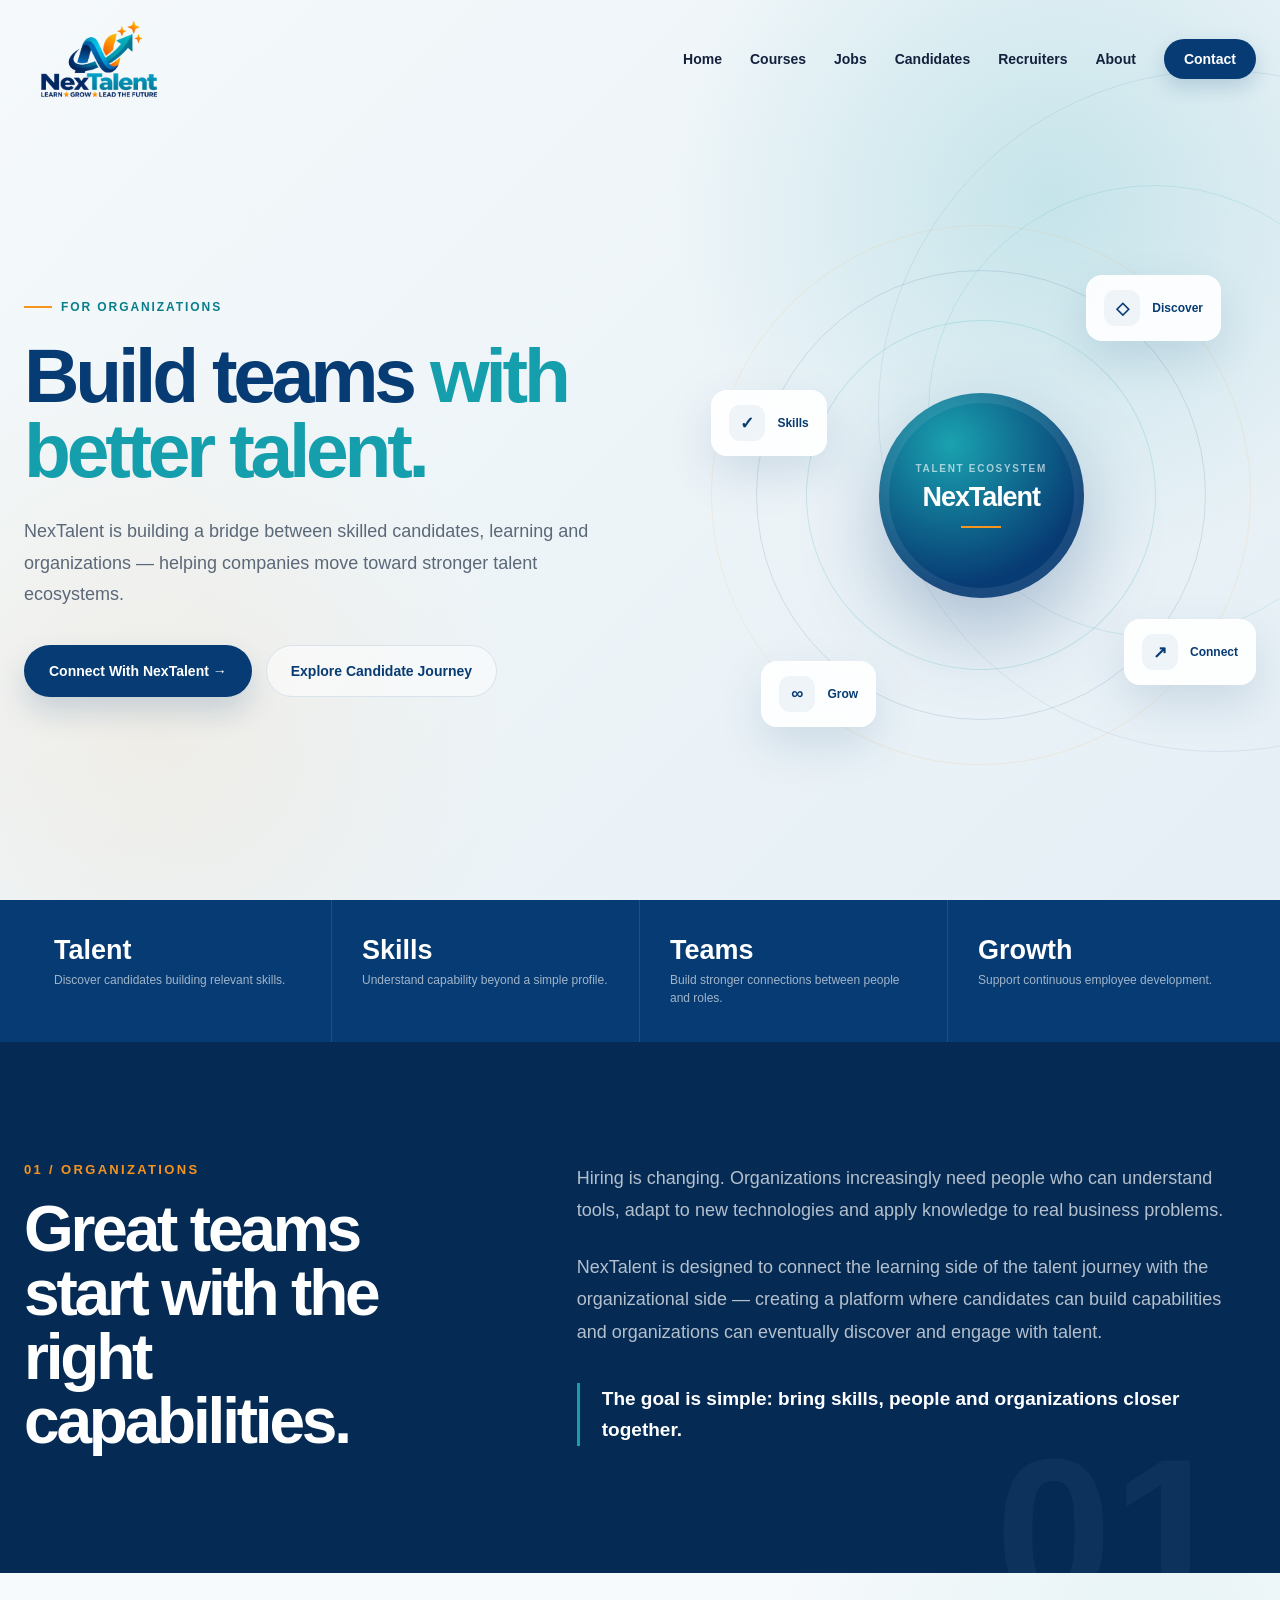
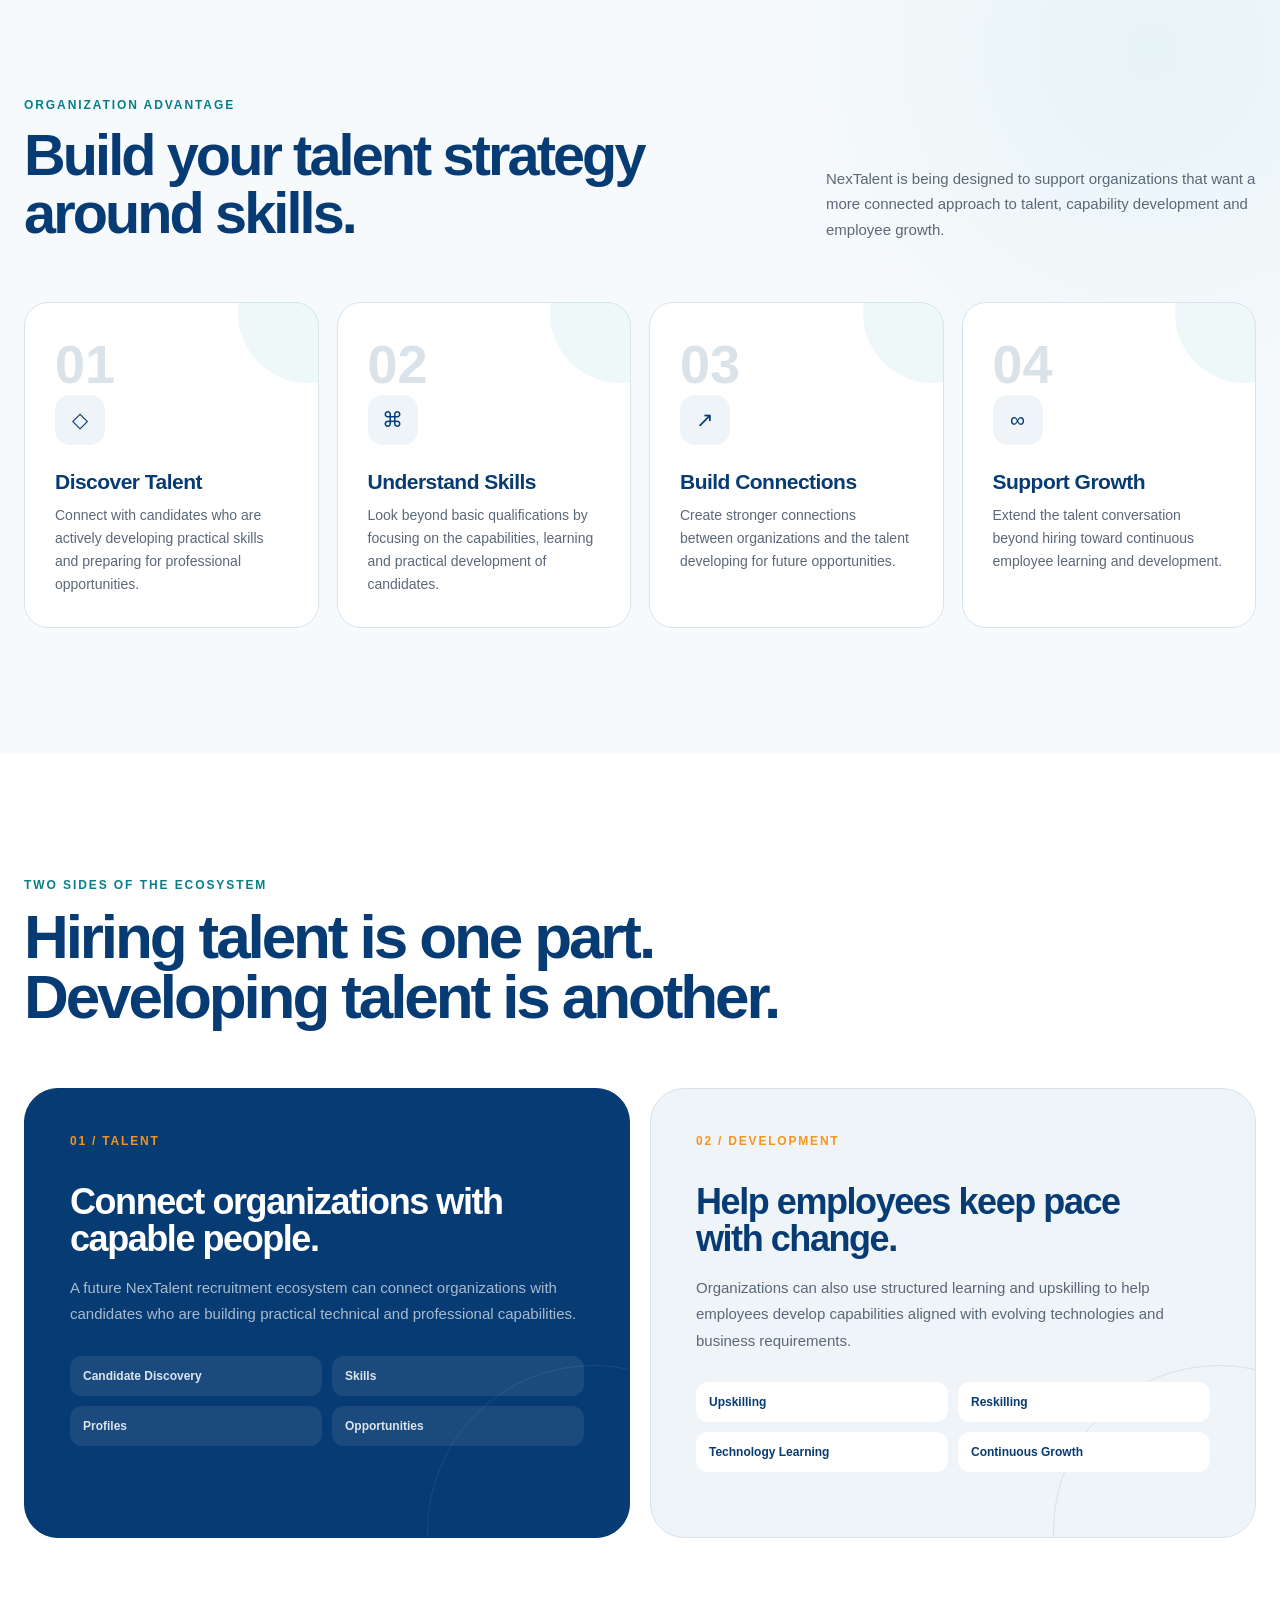
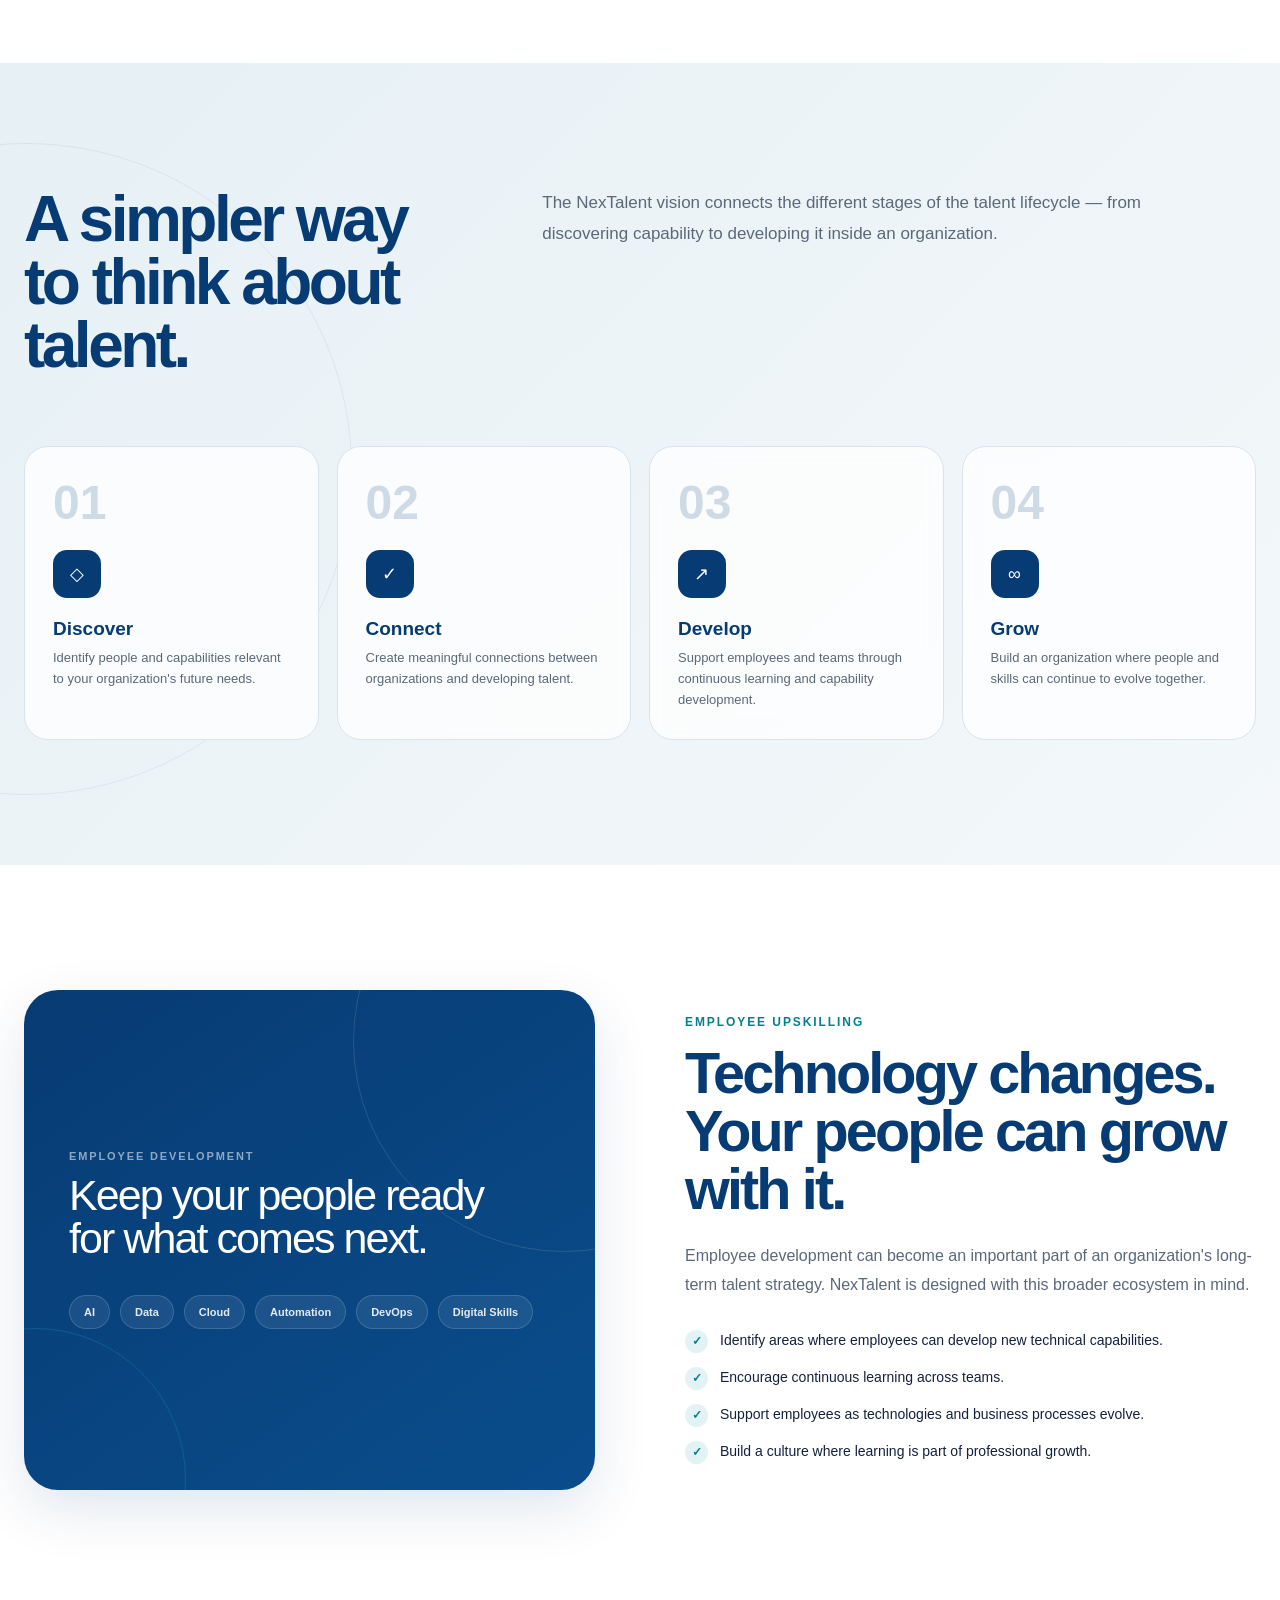
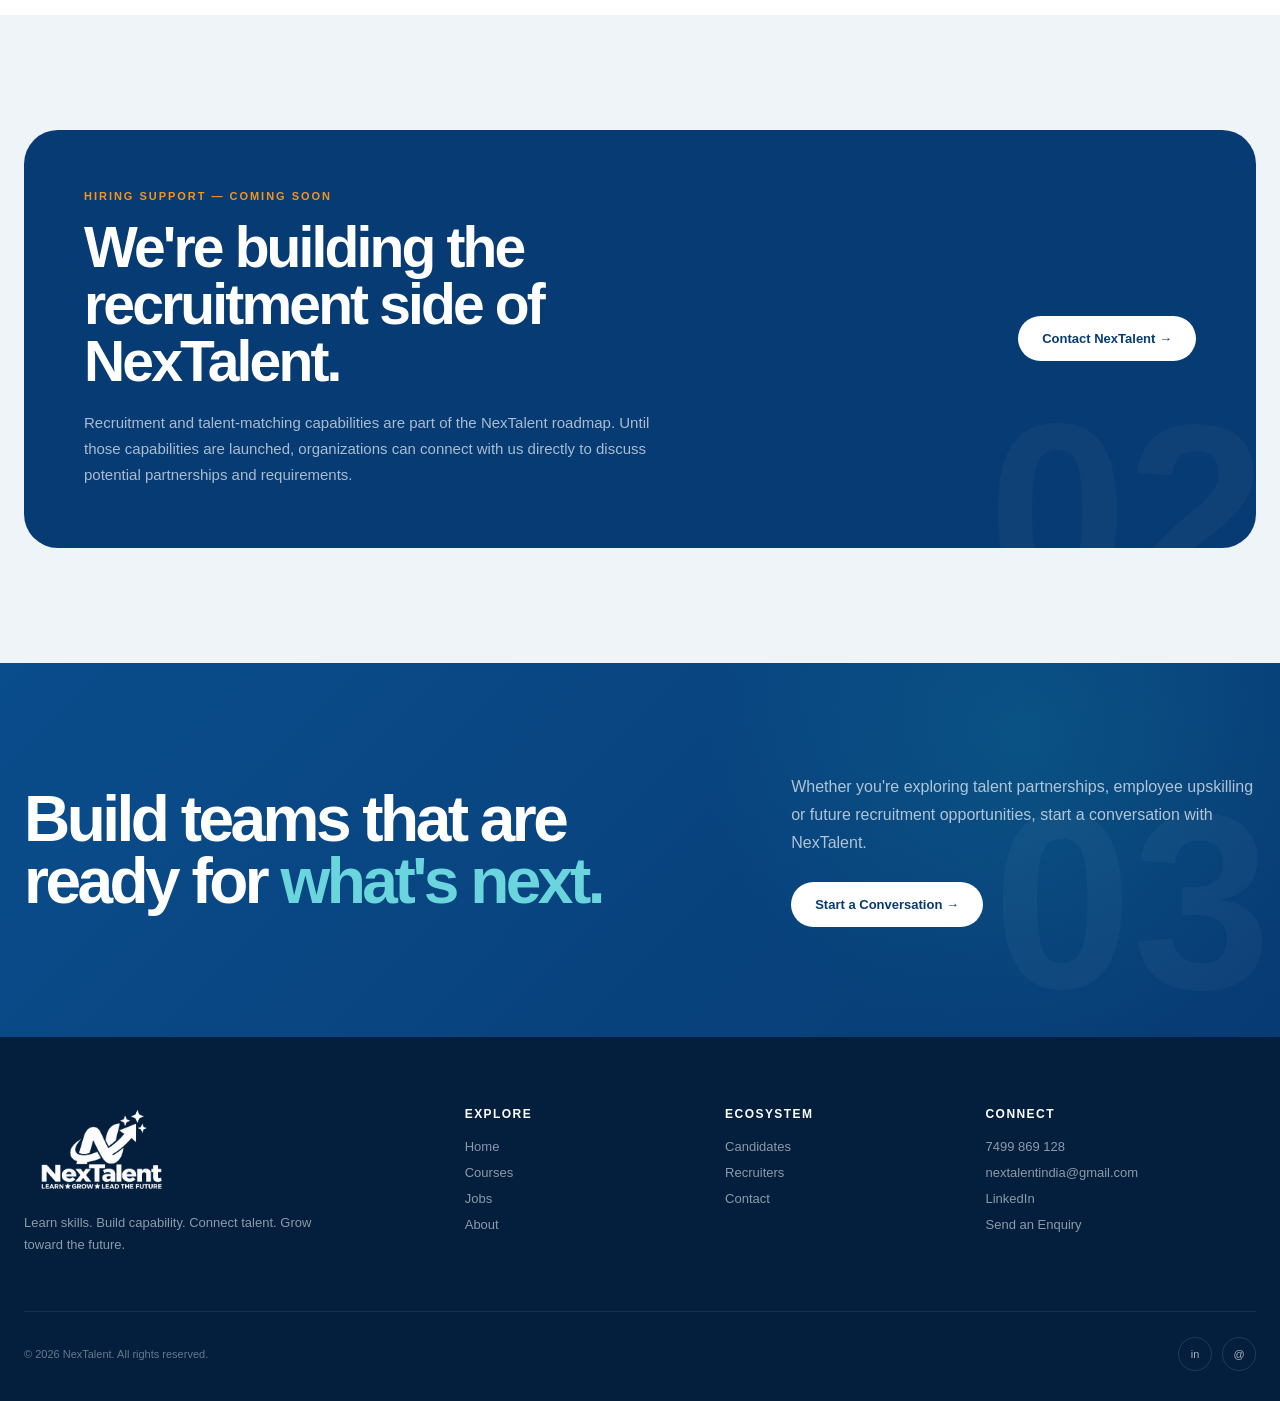
<file: pages/recruiters.html>
<!DOCTYPE html>
<html lang="en">
<head>
    <meta charset="UTF-8">
    <meta name="viewport" content="width=device-width, initial-scale=1.0">

    <title>Recruiters | NexTalent</title>

    <meta
        name="description"
        content="Build better teams with NexTalent. Connect organizations with skilled talent and support continuous employee development."
    >

    <link rel="icon" href="../assets/images/logo.png">

    <style>
        /* =========================================================
           NEX TALENT — RECRUITERS PAGE
           Premium Editorial Design
        ========================================================= */

        :root {
            --navy: #073b73;
            --navy-dark: #052b55;
            --blue: #0a4d8c;
            --teal: #159eac;
            --teal-dark: #087e8b;
            --orange: #f7941d;
            --orange-dark: #e87800;

            --white: #ffffff;
            --background: #eef4f8;
            --background-light: #f7fafc;

            --text: #14213d;
            --text-light: #5b6878;
            --border: #d8e3eb;

            --shadow-sm: 0 10px 30px rgba(7, 59, 115, 0.08);
            --shadow-md: 0 20px 55px rgba(7, 59, 115, 0.12);

            --radius-sm: 14px;
            --radius-md: 24px;
            --radius-lg: 34px;

            --container: 1240px;
        }

        * {
            margin: 0;
            padding: 0;
            box-sizing: border-box;
        }

        html {
            scroll-behavior: smooth;
        }

        body {
            font-family: Inter, "Segoe UI", Arial, sans-serif;
            color: var(--text);
            background: var(--background-light);
            overflow-x: hidden;
        }

        a {
            text-decoration: none;
            color: inherit;
        }

        button,
        input,
        textarea,
        select {
            font: inherit;
        }

        img {
            max-width: 100%;
            display: block;
        }

        .recruiter-container {
            width: min(var(--container), calc(100% - 48px));
            margin: auto;
        }

        /* =========================================================
           NAVBAR
        ========================================================= */

        .recruiter-nav {
            position: fixed;
            top: 0;
            left: 0;
            width: 100%;
            z-index: 1000;

            padding: 18px 0;

            transition:
                background .3s ease,
                box-shadow .3s ease,
                padding .3s ease;
        }

        .recruiter-nav.scrolled {
            background: rgba(255, 255, 255, 0.93);
            backdrop-filter: blur(18px);
            box-shadow: 0 8px 30px rgba(7, 59, 115, .08);
            padding: 12px 0;
        }

        .recruiter-nav-inner {
            width: min(var(--container), calc(100% - 48px));
            margin: auto;

            display: flex;
            align-items: center;
            justify-content: space-between;

            gap: 30px;
        }

        .recruiter-logo img {
            width: 150px;
            height: auto;
        }

        .recruiter-nav-links {
            display: flex;
            align-items: center;
            gap: 28px;
        }

        .recruiter-nav-links a {
            position: relative;

            padding: 8px 0;

            color: var(--text);

            font-size: 14px;
            font-weight: 600;

            transition: color .25s ease;
        }

        .recruiter-nav-links a::after {
            content: "";

            position: absolute;

            left: 0;
            bottom: 0;

            width: 0;
            height: 2px;

            background: var(--teal);

            transition: width .25s ease;
        }

        .recruiter-nav-links a:hover {
            color: var(--blue);
        }

        .recruiter-nav-links a:hover::after {
            width: 100%;
        }

        .recruiter-nav-cta {
            padding: 12px 20px !important;

            background: var(--navy);
            color: white !important;

            border-radius: 100px;

            box-shadow: 0 8px 20px rgba(7,59,115,.18);
        }

        .recruiter-nav-cta::after {
            display: none;
        }

        .recruiter-nav-cta:hover {
            background: var(--blue);
        }

        .recruiter-menu-btn {
            display: none;

            width: 42px;
            height: 42px;

            border: 0;
            border-radius: 12px;

            background: transparent;

            cursor: pointer;
        }

        .recruiter-menu-btn span {
            display: block;

            width: 22px;
            height: 2px;

            margin: 5px auto;

            background: var(--navy);
        }

        .recruiter-mobile-menu {
            display: none;
        }

        /* =========================================================
           HERO
        ========================================================= */

        .recruiter-hero {
            position: relative;

            min-height: 100vh;

            display: flex;
            align-items: center;

            overflow: hidden;

            background:
                radial-gradient(
                    circle at 82% 22%,
                    rgba(21,158,172,.18),
                    transparent 30%
                ),
                radial-gradient(
                    circle at 12% 80%,
                    rgba(247,148,29,.08),
                    transparent 28%
                ),
                linear-gradient(
                    135deg,
                    #f5f9fb 0%,
                    #e5eff5 100%
                );
        }

        .recruiter-hero::before {
            content: "";

            position: absolute;

            width: 680px;
            height: 680px;

            right: -280px;
            top: 70px;

            border: 1px solid rgba(7,59,115,.08);

            border-radius: 50%;
        }

        .recruiter-hero::after {
            content: "";

            position: absolute;

            width: 450px;
            height: 450px;

            right: -100px;
            top: 185px;

            border: 1px solid rgba(21,158,172,.13);

            border-radius: 50%;
        }

        .recruiter-hero-grid {
            position: relative;
            z-index: 2;

            display: grid;

            grid-template-columns: 1.05fr .95fr;

            align-items: center;

            gap: 75px;

            padding-top: 90px;
        }

        .recruiter-eyebrow {
            display: inline-flex;
            align-items: center;
            gap: 9px;

            margin-bottom: 24px;

            color: var(--teal-dark);

            font-size: 12px;
            font-weight: 800;

            letter-spacing: .16em;
            text-transform: uppercase;
        }

        .recruiter-eyebrow::before {
            content: "";

            width: 28px;
            height: 2px;

            background: var(--orange);
        }

        .recruiter-hero h1 {
            max-width: 760px;

            font-family: "Trebuchet MS", Inter, sans-serif;

            font-size: clamp(48px, 6vw, 82px);

            line-height: .98;

            letter-spacing: -.055em;

            color: var(--navy);
        }

        .recruiter-hero h1 span {
            color: var(--teal);
        }

        .recruiter-hero-text {
            max-width: 610px;

            margin-top: 28px;

            color: var(--text-light);

            font-size: 18px;
            line-height: 1.75;
        }

        .recruiter-hero-actions {
            display: flex;
            align-items: center;

            gap: 14px;

            margin-top: 34px;
        }

        .recruiter-primary-btn {
            display: inline-flex;
            align-items: center;
            justify-content: center;

            min-height: 52px;

            padding: 0 25px;

            border-radius: 100px;

            background: var(--navy);
            color: white;

            font-size: 14px;
            font-weight: 700;

            box-shadow: 0 15px 30px rgba(7,59,115,.17);

            transition:
                transform .25s ease,
                background .25s ease;
        }

        .recruiter-primary-btn:hover {
            transform: translateY(-3px);

            background: var(--blue);
        }

        .recruiter-secondary-btn {
            display: inline-flex;
            align-items: center;
            justify-content: center;

            min-height: 52px;

            padding: 0 24px;

            border: 1px solid var(--border);

            border-radius: 100px;

            background: rgba(255,255,255,.55);

            color: var(--navy);

            font-size: 14px;
            font-weight: 700;

            transition:
                transform .25s ease,
                background .25s ease;
        }

        .recruiter-secondary-btn:hover {
            transform: translateY(-3px);

            background: white;
        }

        /* =========================================================
           HERO VISUAL
        ========================================================= */

        .recruiter-hero-visual {
            position: relative;

            min-height: 560px;

            display: flex;
            align-items: center;
            justify-content: center;
        }

        .recruiter-orbit {
            position: absolute;

            width: 450px;
            height: 450px;

            border: 1px solid rgba(7,59,115,.12);

            border-radius: 50%;
        }

        .recruiter-orbit.two {
            width: 350px;
            height: 350px;

            border-color: rgba(21,158,172,.17);

            transform: rotate(25deg);
        }

        .recruiter-orbit.three {
            width: 540px;
            height: 540px;

            border-color: rgba(247,148,29,.10);

            transform: rotate(-20deg);
        }

        .recruiter-core {
            position: relative;
            z-index: 4;

            width: 205px;
            height: 205px;

            display: flex;
            flex-direction: column;
            align-items: center;
            justify-content: center;

            text-align: center;

            border-radius: 50%;

            background:
                radial-gradient(
                    circle at 35% 25%,
                    #1aa2b0,
                    var(--navy) 70%
                );

            color: white;

            box-shadow:
                0 35px 80px rgba(7,59,115,.28),
                inset 0 0 0 10px rgba(255,255,255,.08);
        }

        .recruiter-core-small {
            margin-bottom: 8px;

            color: rgba(255,255,255,.62);

            font-size: 10px;
            font-weight: 700;

            letter-spacing: .17em;
            text-transform: uppercase;
        }

        .recruiter-core-title {
            font-size: 27px;
            font-weight: 800;

            letter-spacing: -.04em;
        }

        .recruiter-core-line {
            width: 40px;
            height: 2px;

            margin-top: 13px;

            background: var(--orange);
        }

        .recruiter-floating {
            position: absolute;
            z-index: 6;

            display: flex;
            align-items: center;
            gap: 12px;

            padding: 14px 17px;

            border: 1px solid rgba(255,255,255,.8);
            border-radius: 16px;

            background: rgba(255,255,255,.90);

            backdrop-filter: blur(12px);

            box-shadow: 0 18px 45px rgba(7,59,115,.13);

            color: var(--navy);

            font-size: 12px;
            font-weight: 800;
        }

        .recruiter-floating-icon {
            width: 36px;
            height: 36px;

            display: flex;
            align-items: center;
            justify-content: center;

            border-radius: 11px;

            background: var(--background);

            font-size: 17px;
        }

        .recruiter-floating.one {
            top: 60px;
            right: 35px;
        }

        .recruiter-floating.two {
            top: 175px;
            left: 5px;
        }

        .recruiter-floating.three {
            right: 0;
            bottom: 90px;
        }

        .recruiter-floating.four {
            left: 55px;
            bottom: 48px;
        }

        /* =========================================================
           STAT STRIP
        ========================================================= */

        .recruiter-stat-strip {
            background: var(--navy);

            color: white;
        }

        .recruiter-stats {
            display: grid;

            grid-template-columns: repeat(4, 1fr);
        }

        .recruiter-stat {
            padding: 35px 30px;

            border-right: 1px solid rgba(255,255,255,.10);
        }

        .recruiter-stat:last-child {
            border-right: 0;
        }

        .recruiter-stat-title {
            color: white;

            font-size: 27px;
            font-weight: 800;

            margin-bottom: 5px;
        }

        .recruiter-stat-text {
            color: rgba(255,255,255,.62);

            font-size: 12px;
            line-height: 1.5;
        }

        /* =========================================================
           INTRO
        ========================================================= */

        .recruiter-intro {
            position: relative;

            padding: 120px 0;

            background: var(--navy-dark);

            color: white;

            overflow: hidden;
        }

        .recruiter-intro::after {
            content: "01";

            position: absolute;

            right: 4%;
            bottom: -65px;

            color: rgba(255,255,255,.035);

            font-size: 210px;
            font-weight: 900;
            line-height: 1;
        }

        .recruiter-intro-grid {
            display: grid;

            grid-template-columns: .8fr 1.2fr;

            gap: 100px;
        }

        .recruiter-section-number {
            color: var(--orange);

            font-size: 13px;
            font-weight: 800;

            letter-spacing: .18em;
        }

        .recruiter-intro h2 {
            margin-top: 20px;

            font-size: clamp(38px, 5vw, 65px);

            line-height: 1;

            letter-spacing: -.05em;
        }

        .recruiter-intro-content {
            max-width: 700px;
        }

        .recruiter-intro-content p {
            margin-bottom: 24px;

            color: rgba(255,255,255,.70);

            font-size: 18px;
            line-height: 1.8;
        }

        .recruiter-intro-highlight {
            margin-top: 35px;

            padding-left: 22px;

            border-left: 3px solid var(--teal);

            color: white;

            font-size: 19px;
            font-weight: 600;

            line-height: 1.65;
        }

        /* =========================================================
           RECRUITER BENEFITS
        ========================================================= */

        .recruiter-benefits {
            padding: 125px 0;

            background:
                radial-gradient(
                    circle at 90% 10%,
                    rgba(21,158,172,.07),
                    transparent 30%
                ),
                var(--background-light);
        }

        .recruiter-section-head {
            display: flex;
            justify-content: space-between;
            align-items: flex-end;

            gap: 50px;

            margin-bottom: 60px;
        }

        .recruiter-section-label {
            color: var(--teal-dark);

            font-size: 12px;
            font-weight: 800;

            letter-spacing: .16em;

            text-transform: uppercase;
        }

        .recruiter-section-head h2 {
            max-width: 700px;

            margin-top: 15px;

            color: var(--navy);

            font-size: clamp(38px, 4.5vw, 60px);

            line-height: 1;

            letter-spacing: -.05em;
        }

        .recruiter-section-description {
            max-width: 430px;

            color: var(--text-light);

            font-size: 15px;
            line-height: 1.7;
        }

        .recruiter-benefit-grid {
            display: grid;

            grid-template-columns: repeat(4, 1fr);

            gap: 18px;
        }

        .recruiter-benefit-card {
            position: relative;

            min-height: 325px;

            padding: 30px;

            border: 1px solid var(--border);

            border-radius: var(--radius-md);

            background: white;

            overflow: hidden;

            transition:
                transform .3s ease,
                box-shadow .3s ease,
                border-color .3s ease;
        }

        .recruiter-benefit-card::before {
            content: "";

            position: absolute;

            width: 140px;
            height: 140px;

            top: -60px;
            right: -60px;

            border-radius: 50%;

            background: rgba(21,158,172,.07);
        }

        .recruiter-benefit-card:hover {
            transform: translateY(-8px);

            border-color: rgba(21,158,172,.35);

            box-shadow: var(--shadow-md);
        }

        .recruiter-benefit-number {
            color: rgba(7,59,115,.15);

            font-size: 54px;
            font-weight: 900;
        }

        .recruiter-benefit-icon {
            width: 50px;
            height: 50px;

            display: flex;
            align-items: center;
            justify-content: center;

            border-radius: 15px;

            background: var(--background);

            color: var(--navy);

            font-size: 21px;
        }

        .recruiter-benefit-card h3 {
            margin-top: 25px;

            color: var(--navy);

            font-size: 21px;

            letter-spacing: -.025em;
        }

        .recruiter-benefit-card p {
            margin-top: 10px;

            color: var(--text-light);

            font-size: 14px;
            line-height: 1.65;
        }

        /* =========================================================
           TWO PILLARS
        ========================================================= */

        .recruiter-pillars {
            padding: 125px 0;

            background: white;
        }

        .recruiter-pillars-header {
            max-width: 800px;

            margin-bottom: 60px;
        }

        .recruiter-pillars-header h2 {
            margin-top: 15px;

            color: var(--navy);

            font-size: clamp(40px, 5vw, 62px);

            line-height: .98;

            letter-spacing: -.05em;
        }

        .recruiter-pillar-grid {
            display: grid;

            grid-template-columns: 1fr 1fr;

            gap: 20px;
        }

        .recruiter-pillar-card {
            position: relative;

            min-height: 450px;

            padding: 45px;

            border-radius: var(--radius-lg);

            overflow: hidden;

            background: var(--background);

            border: 1px solid var(--border);
        }

        .recruiter-pillar-card.dark {
            background: var(--navy);

            border-color: var(--navy);

            color: white;
        }

        .recruiter-pillar-card::after {
            content: "";

            position: absolute;

            width: 330px;
            height: 330px;

            right: -130px;
            bottom: -160px;

            border: 1px solid rgba(7,59,115,.10);

            border-radius: 50%;
        }

        .recruiter-pillar-card.dark::after {
            border-color: rgba(255,255,255,.08);
        }

        .recruiter-pillar-number {
            font-size: 12px;
            font-weight: 800;

            letter-spacing: .15em;

            color: var(--orange);
        }

        .recruiter-pillar-card h3 {
            max-width: 480px;

            margin-top: 35px;

            font-size: 36px;

            line-height: 1.03;

            letter-spacing: -.04em;
        }

        .recruiter-pillar-card:not(.dark) h3 {
            color: var(--navy);
        }

        .recruiter-pillar-card p {
            max-width: 520px;

            margin-top: 18px;

            color: var(--text-light);

            font-size: 15px;
            line-height: 1.75;
        }

        .recruiter-pillar-card.dark p {
            color: rgba(255,255,255,.65);
        }

        .recruiter-pillar-list {
            position: relative;
            z-index: 2;

            display: grid;

            grid-template-columns: 1fr 1fr;

            gap: 10px;

            margin-top: 28px;
        }

        .recruiter-pillar-list div {
            padding: 13px;

            border-radius: 12px;

            background: white;

            color: var(--navy);

            font-size: 12px;
            font-weight: 700;
        }

        .recruiter-pillar-card.dark .recruiter-pillar-list div {
            background: rgba(255,255,255,.08);

            color: rgba(255,255,255,.85);
        }

        /* =========================================================
           ORGANIZATION FLOW
        ========================================================= */

        .recruiter-flow {
            position: relative;

            padding: 125px 0;

            background:
                linear-gradient(
                    135deg,
                    #e6f0f5,
                    #f4f8fa
                );

            overflow: hidden;
        }

        .recruiter-flow::before {
            content: "";

            position: absolute;

            width: 650px;
            height: 650px;

            left: -300px;
            top: 80px;

            border: 1px solid rgba(7,59,115,.07);

            border-radius: 50%;
        }

        .recruiter-flow-header {
            position: relative;
            z-index: 2;

            display: grid;

            grid-template-columns: .75fr 1.25fr;

            gap: 90px;

            margin-bottom: 70px;
        }

        .recruiter-flow-header h2 {
            color: var(--navy);

            font-size: clamp(40px, 5vw, 64px);

            line-height: .98;

            letter-spacing: -.055em;
        }

        .recruiter-flow-header p {
            max-width: 620px;

            color: var(--text-light);

            font-size: 17px;
            line-height: 1.8;
        }

        .recruiter-flow-grid {
            position: relative;
            z-index: 2;

            display: grid;

            grid-template-columns: repeat(4, 1fr);

            gap: 18px;
        }

        .recruiter-flow-card {
            position: relative;

            min-height: 270px;

            padding: 28px;

            border: 1px solid var(--border);

            border-radius: 24px;

            background: rgba(255,255,255,.75);

            backdrop-filter: blur(8px);

            transition:
                transform .3s ease,
                box-shadow .3s ease;
        }

        .recruiter-flow-card:hover {
            transform: translateY(-7px);

            box-shadow: var(--shadow-sm);
        }

        .recruiter-flow-number {
            color: rgba(7,59,115,.18);

            font-size: 48px;
            font-weight: 900;
        }

        .recruiter-flow-icon {
            width: 48px;
            height: 48px;

            display: flex;
            align-items: center;
            justify-content: center;

            margin-top: 20px;

            border-radius: 14px;

            background: var(--navy);

            color: white;

            font-size: 18px;
        }

        .recruiter-flow-card h3 {
            margin-top: 20px;

            color: var(--navy);

            font-size: 19px;
        }

        .recruiter-flow-card p {
            margin-top: 8px;

            color: var(--text-light);

            font-size: 13px;
            line-height: 1.6;
        }

        /* =========================================================
           EMPLOYEE UPSKILLING
        ========================================================= */

        .recruiter-upskill {
            padding: 125px 0;

            background: white;
        }

        .recruiter-upskill-layout {
            display: grid;

            grid-template-columns: 1fr 1fr;

            gap: 90px;

            align-items: center;
        }

        .recruiter-upskill-visual {
            position: relative;

            min-height: 500px;

            border-radius: var(--radius-lg);

            overflow: hidden;

            background:
                linear-gradient(
                    145deg,
                    var(--navy),
                    var(--blue)
                );

            box-shadow: var(--shadow-md);
        }

        .recruiter-upskill-visual::before {
            content: "";

            position: absolute;

            width: 420px;
            height: 420px;

            right: -180px;
            top: -160px;

            border: 1px solid rgba(255,255,255,.12);

            border-radius: 50%;
        }

        .recruiter-upskill-visual::after {
            content: "";

            position: absolute;

            width: 300px;
            height: 300px;

            left: -140px;
            bottom: -140px;

            border: 1px solid rgba(21,158,172,.30);

            border-radius: 50%;
        }

        .recruiter-upskill-panel {
            position: absolute;

            z-index: 2;

            left: 45px;
            right: 45px;
            top: 45px;
            bottom: 45px;

            display: flex;
            flex-direction: column;
            justify-content: center;
        }

        .recruiter-upskill-label {
            color: rgba(255,255,255,.55);

            font-size: 11px;
            font-weight: 800;

            letter-spacing: .17em;
            text-transform: uppercase;
        }

        .recruiter-upskill-title {
            max-width: 430px;

            margin-top: 12px;

            color: white;

            font-size: 43px;

            line-height: 1;

            letter-spacing: -.045em;
        }

        .recruiter-upskill-tags {
            display: flex;
            flex-wrap: wrap;

            gap: 10px;

            margin-top: 35px;
        }

        .recruiter-upskill-tag {
            padding: 10px 14px;

            border: 1px solid rgba(255,255,255,.15);

            border-radius: 100px;

            background: rgba(255,255,255,.08);

            color: rgba(255,255,255,.88);

            font-size: 11px;
            font-weight: 700;
        }

        .recruiter-upskill-copy .recruiter-section-label {
            margin-bottom: 16px;
        }

        .recruiter-upskill-copy h2 {
            color: var(--navy);

            font-size: clamp(40px, 4.5vw, 60px);

            line-height: 1;

            letter-spacing: -.05em;
        }

        .recruiter-upskill-copy > p {
            margin-top: 24px;

            color: var(--text-light);

            font-size: 16px;
            line-height: 1.8;
        }

        .recruiter-check-list {
            display: grid;

            gap: 14px;

            margin-top: 30px;
        }

        .recruiter-check {
            display: flex;
            align-items: flex-start;

            gap: 12px;

            color: var(--text);

            font-size: 14px;

            line-height: 1.55;
        }

        .recruiter-check-mark {
            flex: 0 0 auto;

            width: 23px;
            height: 23px;

            display: flex;
            align-items: center;
            justify-content: center;

            border-radius: 50%;

            background: rgba(21,158,172,.12);

            color: var(--teal-dark);

            font-size: 12px;
            font-weight: 900;
        }

        /* =========================================================
           COMING SOON / HIRING SUPPORT
        ========================================================= */

        .recruiter-coming {
            padding: 115px 0;

            background: var(--background);
        }

        .recruiter-coming-card {
            position: relative;

            display: grid;

            grid-template-columns: 1fr .75fr;

            gap: 60px;

            align-items: center;

            padding: 60px;

            border-radius: var(--radius-lg);

            background: var(--navy);

            color: white;

            overflow: hidden;
        }

        .recruiter-coming-card::after {
            content: "02";

            position: absolute;

            right: -10px;
            bottom: -90px;

            color: rgba(255,255,255,.035);

            font-size: 250px;
            font-weight: 900;

            line-height: 1;
        }

        .recruiter-coming-label {
            color: var(--orange);

            font-size: 11px;
            font-weight: 800;

            letter-spacing: .18em;

            text-transform: uppercase;
        }

        .recruiter-coming-card h2 {
            max-width: 700px;

            margin-top: 17px;

            font-size: clamp(38px, 4.5vw, 57px);

            line-height: 1;

            letter-spacing: -.05em;
        }

        .recruiter-coming-card p {
            max-width: 650px;

            margin-top: 20px;

            color: rgba(255,255,255,.66);

            font-size: 15px;
            line-height: 1.75;
        }

        .recruiter-coming-button {
            position: relative;
            z-index: 3;

            justify-self: end;

            display: inline-flex;
            align-items: center;
            justify-content: center;

            padding: 15px 24px;

            border-radius: 100px;

            background: white;

            color: var(--navy);

            font-size: 13px;
            font-weight: 800;

            transition:
                transform .25s ease,
                box-shadow .25s ease;
        }

        .recruiter-coming-button:hover {
            transform: translateY(-3px);

            box-shadow: 0 15px 30px rgba(0,0,0,.15);
        }

        /* =========================================================
           CTA
        ========================================================= */

        .recruiter-cta {
            padding: 110px 0;

            background:
                radial-gradient(
                    circle at 80% 20%,
                    rgba(21,158,172,.18),
                    transparent 30%
                ),
                linear-gradient(
                    135deg,
                    var(--blue),
                    var(--navy)
                );

            color: white;
        }

        .recruiter-cta-inner {
            position: relative;

            display: grid;

            grid-template-columns: 1.2fr .8fr;

            align-items: center;

            gap: 70px;
        }

        .recruiter-cta-inner::after {
            content: "03";

            position: absolute;

            right: -15px;
            bottom: -100px;

            color: rgba(255,255,255,.035);

            font-size: 250px;
            font-weight: 900;

            line-height: 1;
        }

        .recruiter-cta h2 {
            position: relative;
            z-index: 2;

            max-width: 800px;

            font-size: clamp(42px, 5vw, 70px);

            line-height: .98;

            letter-spacing: -.055em;
        }

        .recruiter-cta h2 span {
            color: #6bd5dd;
        }

        .recruiter-cta-copy {
            position: relative;
            z-index: 2;
        }

        .recruiter-cta-copy p {
            color: rgba(255,255,255,.68);

            font-size: 16px;
            line-height: 1.75;
        }

        .recruiter-cta-button {
            display: inline-flex;
            align-items: center;
            justify-content: center;

            margin-top: 25px;

            padding: 15px 24px;

            border-radius: 100px;

            background: white;

            color: var(--navy);

            font-size: 13px;
            font-weight: 800;

            transition:
                transform .25s ease,
                box-shadow .25s ease;
        }

        .recruiter-cta-button:hover {
            transform: translateY(-3px);

            box-shadow: 0 15px 30px rgba(0,0,0,.16);
        }

        /* =========================================================
           FOOTER
        ========================================================= */

        .recruiter-footer {
            padding: 70px 0 30px;

            background: #031f3d;

            color: white;
        }

        .recruiter-footer-top {
            display: grid;

            grid-template-columns: 1.3fr .7fr .7fr .9fr;

            gap: 50px;

            padding-bottom: 55px;

            border-bottom: 1px solid rgba(255,255,255,.08);
        }

        .recruiter-footer-brand img {
            width: 155px;

            margin-bottom: 20px;

            filter: brightness(0) invert(1);
        }

        .recruiter-footer-brand p {
            max-width: 300px;

            color: rgba(255,255,255,.55);

            font-size: 13px;
            line-height: 1.7;
        }

        .recruiter-footer-column h4 {
            margin-bottom: 18px;

            color: white;

            font-size: 12px;

            letter-spacing: .12em;

            text-transform: uppercase;
        }

        .recruiter-footer-column a {
            display: block;

            margin-bottom: 11px;

            color: rgba(255,255,255,.55);

            font-size: 13px;

            transition: color .2s ease;
        }

        .recruiter-footer-column a:hover {
            color: white;
        }

        .recruiter-footer-bottom {
            display: flex;
            align-items: center;
            justify-content: space-between;

            gap: 20px;

            padding-top: 25px;

            color: rgba(255,255,255,.4);

            font-size: 11px;
        }

        .recruiter-footer-social {
            display: flex;

            gap: 10px;
        }

        .recruiter-footer-social a {
            width: 34px;
            height: 34px;

            display: flex;
            align-items: center;
            justify-content: center;

            border-radius: 50%;

            border: 1px solid rgba(255,255,255,.12);

            color: rgba(255,255,255,.65);

            font-size: 11px;
        }

        /* =========================================================
           REVEAL
        ========================================================= */

        .recruiter-reveal {
            opacity: 0;

            transform: translateY(25px);

            transition:
                opacity .7s ease,
                transform .7s ease;
        }

        .recruiter-reveal.visible {
            opacity: 1;

            transform: translateY(0);
        }

        /* =========================================================
           RESPONSIVE
        ========================================================= */

        @media (max-width: 1050px) {

            .recruiter-hero-grid {
                gap: 35px;
            }

            .recruiter-benefit-grid {
                grid-template-columns: repeat(2, 1fr);
            }

            .recruiter-flow-grid {
                grid-template-columns: repeat(2, 1fr);
            }

            .recruiter-upskill-layout {
                gap: 45px;
            }

            .recruiter-footer-top {
                grid-template-columns: 1fr 1fr;
            }
        }

        @media (max-width: 800px) {

            .recruiter-container,
            .recruiter-nav-inner {
                width: min(100% - 32px, var(--container));
            }

            .recruiter-nav {
                padding: 13px 0;
            }

            .recruiter-nav-links {
                display: none;
            }

            .recruiter-menu-btn {
                display: block;
            }

            .recruiter-mobile-menu {
                position: absolute;

                top: calc(100% + 8px);

                left: 16px;
                right: 16px;

                padding: 18px;

                border: 1px solid var(--border);

                border-radius: 20px;

                background: rgba(255,255,255,.97);

                backdrop-filter: blur(18px);

                box-shadow: var(--shadow-md);
            }

            .recruiter-mobile-menu.open {
                display: block;
            }

            .recruiter-mobile-menu a {
                display: block;

                padding: 13px 10px;

                border-bottom: 1px solid var(--border);

                color: var(--navy);

                font-size: 14px;
                font-weight: 700;
            }

            .recruiter-mobile-menu a:last-child {
                border-bottom: 0;
            }

            .recruiter-hero {
                min-height: auto;

                padding: 130px 0 70px;
            }

            .recruiter-hero-grid {
                grid-template-columns: 1fr;

                text-align: center;

                padding-top: 20px;
            }

            .recruiter-eyebrow {
                justify-content: center;
            }

            .recruiter-hero-text {
                margin-left: auto;
                margin-right: auto;
            }

            .recruiter-hero-actions {
                justify-content: center;

                flex-wrap: wrap;
            }

            .recruiter-hero-visual {
                min-height: 460px;
            }

            .recruiter-stats {
                grid-template-columns: repeat(2, 1fr);
            }

            .recruiter-stat:nth-child(2) {
                border-right: 0;
            }

            .recruiter-stat:nth-child(-n+2) {
                border-bottom: 1px solid rgba(255,255,255,.10);
            }

            .recruiter-intro-grid,
            .recruiter-flow-header,
            .recruiter-upskill-layout,
            .recruiter-cta-inner {
                grid-template-columns: 1fr;

                gap: 45px;
            }

            .recruiter-section-head {
                display: block;
            }

            .recruiter-section-description {
                margin-top: 20px;
            }

            .recruiter-pillar-grid {
                grid-template-columns: 1fr;
            }

            .recruiter-coming-card {
                grid-template-columns: 1fr;

                padding: 45px;
            }

            .recruiter-coming-button {
                justify-self: start;
            }

            .recruiter-footer-top {
                grid-template-columns: 1fr 1fr;
            }
        }

        @media (max-width: 520px) {

            .recruiter-hero h1 {
                font-size: 47px;
            }

            .recruiter-hero-text {
                font-size: 16px;
            }

            .recruiter-hero-actions {
                flex-direction: column;

                align-items: stretch;
            }

            .recruiter-primary-btn,
            .recruiter-secondary-btn {
                width: 100%;
            }

            .recruiter-hero-visual {
                min-height: 380px;

                transform: scale(.82);

                margin: -35px 0;
            }

            .recruiter-floating {
                transform: scale(.85);
            }

            .recruiter-floating.one {
                right: 0;
                top: 40px;
            }

            .recruiter-floating.two {
                left: -5px;
                top: 125px;
            }

            .recruiter-floating.three {
                right: -10px;
                bottom: 65px;
            }

            .recruiter-floating.four {
                left: 0;
                bottom: 30px;
            }

            .recruiter-orbit.three {
                width: 450px;
                height: 450px;
            }

            .recruiter-stats {
                grid-template-columns: 1fr;
            }

            .recruiter-stat {
                border-right: 0;

                border-bottom: 1px solid rgba(255,255,255,.10);
            }

            .recruiter-stat:last-child {
                border-bottom: 0;
            }

            .recruiter-intro,
            .recruiter-benefits,
            .recruiter-pillars,
            .recruiter-flow,
            .recruiter-upskill {
                padding: 85px 0;
            }

            .recruiter-benefit-grid,
            .recruiter-flow-grid {
                grid-template-columns: 1fr;
            }

            .recruiter-benefit-card {
                min-height: 285px;
            }

            .recruiter-pillar-card {
                min-height: auto;

                padding: 32px;
            }

            .recruiter-pillar-list {
                grid-template-columns: 1fr;
            }

            .recruiter-upskill-visual {
                min-height: 430px;
            }

            .recruiter-upskill-panel {
                left: 28px;
                right: 28px;
            }

            .recruiter-upskill-title {
                font-size: 35px;
            }

            .recruiter-coming {
                padding: 80px 0;
            }

            .recruiter-coming-card {
                padding: 32px;
            }

            .recruiter-cta {
                padding: 85px 0;
            }

            .recruiter-footer-top {
                grid-template-columns: 1fr;
            }

            .recruiter-footer-bottom {
                flex-direction: column;

                align-items: flex-start;
            }
        }
    </style>
</head>

<body>

<!-- =========================================================
     NAVIGATION
========================================================= -->

<header class="recruiter-nav" id="recruiterNav">

    <div class="recruiter-nav-inner">

        <a href="../index.html" class="recruiter-logo">
            <img
                src="../assets/images/logo.png"
                alt="NexTalent"
            >
        </a>

        <nav class="recruiter-nav-links">

            <a href="../index.html">
                Home
            </a>

            <a href="courses.html">
                Courses
            </a>

            <a href="jobs.html">
                Jobs
            </a>

            <a href="candidates.html">
                Candidates
            </a>

            <a href="recruiters.html">
                Recruiters
            </a>

            <a href="about.html">
                About
            </a>

            <a
                href="contact.html"
                class="recruiter-nav-cta"
            >
                Contact
            </a>

        </nav>

        <button
            class="recruiter-menu-btn"
            id="recruiterMenuBtn"
            aria-label="Open menu"
        >
            <span></span>
            <span></span>
            <span></span>
        </button>

    </div>


    <div
        class="recruiter-mobile-menu"
        id="recruiterMobileMenu"
    >

        <a href="../index.html">
            Home
        </a>

        <a href="courses.html">
            Courses
        </a>

        <a href="jobs.html">
            Jobs
        </a>

        <a href="candidates.html">
            Candidates
        </a>

        <a href="recruiters.html">
            Recruiters
        </a>

        <a href="about.html">
            About
        </a>

        <a href="contact.html">
            Contact
        </a>

    </div>

</header>


<!-- =========================================================
     HERO
========================================================= -->

<main>

<section class="recruiter-hero">

    <div class="recruiter-container">

        <div class="recruiter-hero-grid">

            <div class="recruiter-hero-content recruiter-reveal">

                <div class="recruiter-eyebrow">
                    For Organizations
                </div>

                <h1>
                    Build teams
                    <span>with better talent.</span>
                </h1>

                <p class="recruiter-hero-text">
                    NexTalent is building a bridge between skilled
                    candidates, learning and organizations — helping
                    companies move toward stronger talent ecosystems.
                </p>

                <div class="recruiter-hero-actions">

                    <a
                        href="contact.html"
                        class="recruiter-primary-btn"
                    >
                        Connect With NexTalent →
                    </a>

                    <a
                        href="candidates.html"
                        class="recruiter-secondary-btn"
                    >
                        Explore Candidate Journey
                    </a>

                </div>

            </div>


            <!-- HERO VISUAL -->

            <div class="recruiter-hero-visual recruiter-reveal">

                <div class="recruiter-orbit three"></div>

                <div class="recruiter-orbit"></div>

                <div class="recruiter-orbit two"></div>


                <div class="recruiter-core">

                    <div class="recruiter-core-small">
                        Talent Ecosystem
                    </div>

                    <div class="recruiter-core-title">
                        NexTalent
                    </div>

                    <div class="recruiter-core-line"></div>

                </div>


                <div class="recruiter-floating one">

                    <div class="recruiter-floating-icon">
                        ◇
                    </div>

                    <span>Discover</span>

                </div>


                <div class="recruiter-floating two">

                    <div class="recruiter-floating-icon">
                        ✓
                    </div>

                    <span>Skills</span>

                </div>


                <div class="recruiter-floating three">

                    <div class="recruiter-floating-icon">
                        ↗
                    </div>

                    <span>Connect</span>

                </div>


                <div class="recruiter-floating four">

                    <div class="recruiter-floating-icon">
                        ∞
                    </div>

                    <span>Grow</span>

                </div>

            </div>

        </div>

    </div>

</section>


<!-- =========================================================
     STAT STRIP
========================================================= -->

<section class="recruiter-stat-strip">

    <div class="recruiter-container">

        <div class="recruiter-stats">

            <div class="recruiter-stat">

                <div class="recruiter-stat-title">
                    Talent
                </div>

                <div class="recruiter-stat-text">
                    Discover candidates building relevant skills.
                </div>

            </div>


            <div class="recruiter-stat">

                <div class="recruiter-stat-title">
                    Skills
                </div>

                <div class="recruiter-stat-text">
                    Understand capability beyond a simple profile.
                </div>

            </div>


            <div class="recruiter-stat">

                <div class="recruiter-stat-title">
                    Teams
                </div>

                <div class="recruiter-stat-text">
                    Build stronger connections between people and roles.
                </div>

            </div>


            <div class="recruiter-stat">

                <div class="recruiter-stat-title">
                    Growth
                </div>

                <div class="recruiter-stat-text">
                    Support continuous employee development.
                </div>

            </div>

        </div>

    </div>

</section>


<!-- =========================================================
     INTRO
========================================================= -->

<section class="recruiter-intro">

    <div class="recruiter-container">

        <div class="recruiter-intro-grid">

            <div class="recruiter-reveal">

                <div class="recruiter-section-number">
                    01 / ORGANIZATIONS
                </div>

                <h2>
                    Great teams
                    start with the
                    right capabilities.
                </h2>

            </div>


            <div class="recruiter-intro-content recruiter-reveal">

                <p>
                    Hiring is changing. Organizations increasingly
                    need people who can understand tools, adapt to new
                    technologies and apply knowledge to real business
                    problems.
                </p>

                <p>
                    NexTalent is designed to connect the learning side
                    of the talent journey with the organizational side —
                    creating a platform where candidates can build
                    capabilities and organizations can eventually
                    discover and engage with talent.
                </p>

                <div class="recruiter-intro-highlight">
                    The goal is simple: bring skills, people and
                    organizations closer together.
                </div>

            </div>

        </div>

    </div>

</section>


<!-- =========================================================
     BENEFITS
========================================================= -->

<section class="recruiter-benefits">

    <div class="recruiter-container">

        <div class="recruiter-section-head recruiter-reveal">

            <div>

                <div class="recruiter-section-label">
                    Organization Advantage
                </div>

                <h2>
                    Build your talent
                    strategy around skills.
                </h2>

            </div>

            <p class="recruiter-section-description">
                NexTalent is being designed to support organizations
                that want a more connected approach to talent,
                capability development and employee growth.
            </p>

        </div>


        <div class="recruiter-benefit-grid">

            <article class="recruiter-benefit-card recruiter-reveal">

                <div>

                    <div class="recruiter-benefit-number">
                        01
                    </div>

                    <div class="recruiter-benefit-icon">
                        ◇
                    </div>

                </div>

                <div>

                    <h3>
                        Discover Talent
                    </h3>

                    <p>
                        Connect with candidates who are actively
                        developing practical skills and preparing for
                        professional opportunities.
                    </p>

                </div>

            </article>


            <article class="recruiter-benefit-card recruiter-reveal">

                <div>

                    <div class="recruiter-benefit-number">
                        02
                    </div>

                    <div class="recruiter-benefit-icon">
                        ⌘
                    </div>

                </div>

                <div>

                    <h3>
                        Understand Skills
                    </h3>

                    <p>
                        Look beyond basic qualifications by focusing on
                        the capabilities, learning and practical
                        development of candidates.
                    </p>

                </div>

            </article>


            <article class="recruiter-benefit-card recruiter-reveal">

                <div>

                    <div class="recruiter-benefit-number">
                        03
                    </div>

                    <div class="recruiter-benefit-icon">
                        ↗
                    </div>

                </div>

                <div>

                    <h3>
                        Build Connections
                    </h3>

                    <p>
                        Create stronger connections between
                        organizations and the talent developing for
                        future opportunities.
                    </p>

                </div>

            </article>


            <article class="recruiter-benefit-card recruiter-reveal">

                <div>

                    <div class="recruiter-benefit-number">
                        04
                    </div>

                    <div class="recruiter-benefit-icon">
                        ∞
                    </div>

                </div>

                <div>

                    <h3>
                        Support Growth
                    </h3>

                    <p>
                        Extend the talent conversation beyond hiring
                        toward continuous employee learning and
                        development.
                    </p>

                </div>

            </article>

        </div>

    </div>

</section>


<!-- =========================================================
     TWO PILLARS
========================================================= -->

<section class="recruiter-pillars">

    <div class="recruiter-container">

        <div class="recruiter-pillars-header recruiter-reveal">

            <div class="recruiter-section-label">
                Two Sides Of The Ecosystem
            </div>

            <h2>
                Hiring talent is one part.
                Developing talent is another.
            </h2>

        </div>


        <div class="recruiter-pillar-grid">

            <article class="recruiter-pillar-card dark recruiter-reveal">

                <div class="recruiter-pillar-number">
                    01 / TALENT
                </div>

                <h3>
                    Connect organizations with capable people.
                </h3>

                <p>
                    A future NexTalent recruitment ecosystem can
                    connect organizations with candidates who are
                    building practical technical and professional
                    capabilities.
                </p>

                <div class="recruiter-pillar-list">

                    <div>
                        Candidate Discovery
                    </div>

                    <div>
                        Skills
                    </div>

                    <div>
                        Profiles
                    </div>

                    <div>
                        Opportunities
                    </div>

                </div>

            </article>


            <article class="recruiter-pillar-card recruiter-reveal">

                <div class="recruiter-pillar-number">
                    02 / DEVELOPMENT
                </div>

                <h3>
                    Help employees keep pace with change.
                </h3>

                <p>
                    Organizations can also use structured learning and
                    upskilling to help employees develop capabilities
                    aligned with evolving technologies and business
                    requirements.
                </p>

                <div class="recruiter-pillar-list">

                    <div>
                        Upskilling
                    </div>

                    <div>
                        Reskilling
                    </div>

                    <div>
                        Technology Learning
                    </div>

                    <div>
                        Continuous Growth
                    </div>

                </div>

            </article>

        </div>

    </div>

</section>


<!-- =========================================================
     ORGANIZATION FLOW
========================================================= -->

<section class="recruiter-flow">

    <div class="recruiter-container">

        <div class="recruiter-flow-header recruiter-reveal">

            <h2>
                A simpler way
                to think about
                talent.
            </h2>

            <p>
                The NexTalent vision connects the different stages of
                the talent lifecycle — from discovering capability to
                developing it inside an organization.
            </p>

        </div>


        <div class="recruiter-flow-grid">

            <article class="recruiter-flow-card recruiter-reveal">

                <div class="recruiter-flow-number">
                    01
                </div>

                <div class="recruiter-flow-icon">
                    ◇
                </div>

                <h3>
                    Discover
                </h3>

                <p>
                    Identify people and capabilities relevant to your
                    organization's future needs.
                </p>

            </article>


            <article class="recruiter-flow-card recruiter-reveal">

                <div class="recruiter-flow-number">
                    02
                </div>

                <div class="recruiter-flow-icon">
                    ✓
                </div>

                <h3>
                    Connect
                </h3>

                <p>
                    Create meaningful connections between organizations
                    and developing talent.
                </p>

            </article>


            <article class="recruiter-flow-card recruiter-reveal">

                <div class="recruiter-flow-number">
                    03
                </div>

                <div class="recruiter-flow-icon">
                    ↗
                </div>

                <h3>
                    Develop
                </h3>

                <p>
                    Support employees and teams through continuous
                    learning and capability development.
                </p>

            </article>


            <article class="recruiter-flow-card recruiter-reveal">

                <div class="recruiter-flow-number">
                    04
                </div>

                <div class="recruiter-flow-icon">
                    ∞
                </div>

                <h3>
                    Grow
                </h3>

                <p>
                    Build an organization where people and skills can
                    continue to evolve together.
                </p>

            </article>

        </div>

    </div>

</section>


<!-- =========================================================
     EMPLOYEE UPSKILLING
========================================================= -->

<section class="recruiter-upskill">

    <div class="recruiter-container">

        <div class="recruiter-upskill-layout">

            <div class="recruiter-upskill-visual recruiter-reveal">

                <div class="recruiter-upskill-panel">

                    <div class="recruiter-upskill-label">
                        Employee Development
                    </div>

                    <div class="recruiter-upskill-title">
                        Keep your people ready for what comes next.
                    </div>

                    <div class="recruiter-upskill-tags">

                        <span class="recruiter-upskill-tag">
                            AI
                        </span>

                        <span class="recruiter-upskill-tag">
                            Data
                        </span>

                        <span class="recruiter-upskill-tag">
                            Cloud
                        </span>

                        <span class="recruiter-upskill-tag">
                            Automation
                        </span>

                        <span class="recruiter-upskill-tag">
                            DevOps
                        </span>

                        <span class="recruiter-upskill-tag">
                            Digital Skills
                        </span>

                    </div>

                </div>

            </div>


            <div class="recruiter-upskill-copy recruiter-reveal">

                <div class="recruiter-section-label">
                    Employee Upskilling
                </div>

                <h2>
                    Technology changes.
                    Your people can grow with it.
                </h2>

                <p>
                    Employee development can become an important part
                    of an organization's long-term talent strategy.
                    NexTalent is designed with this broader ecosystem
                    in mind.
                </p>

                <div class="recruiter-check-list">

                    <div class="recruiter-check">

                        <span class="recruiter-check-mark">
                            ✓
                        </span>

                        <span>
                            Identify areas where employees can develop
                            new technical capabilities.
                        </span>

                    </div>


                    <div class="recruiter-check">

                        <span class="recruiter-check-mark">
                            ✓
                        </span>

                        <span>
                            Encourage continuous learning across teams.
                        </span>

                    </div>


                    <div class="recruiter-check">

                        <span class="recruiter-check-mark">
                            ✓
                        </span>

                        <span>
                            Support employees as technologies and
                            business processes evolve.
                        </span>

                    </div>


                    <div class="recruiter-check">

                        <span class="recruiter-check-mark">
                            ✓
                        </span>

                        <span>
                            Build a culture where learning is part of
                            professional growth.
                        </span>

                    </div>

                </div>

            </div>

        </div>

    </div>

</section>


<!-- =========================================================
     COMING SOON
========================================================= -->

<section class="recruiter-coming">

    <div class="recruiter-container">

        <div class="recruiter-coming-card recruiter-reveal">

            <div>

                <div class="recruiter-coming-label">
                    Hiring Support — Coming Soon
                </div>

                <h2>
                    We're building the recruitment side of NexTalent.
                </h2>

                <p>
                    Recruitment and talent-matching capabilities are
                    part of the NexTalent roadmap. Until those
                    capabilities are launched, organizations can
                    connect with us directly to discuss potential
                    partnerships and requirements.
                </p>

            </div>


            <a
                href="contact.html"
                class="recruiter-coming-button"
            >
                Contact NexTalent →
            </a>

        </div>

    </div>

</section>


<!-- =========================================================
     CTA
========================================================= -->

<section class="recruiter-cta">

    <div class="recruiter-container">

        <div class="recruiter-cta-inner">

            <h2 class="recruiter-reveal">
                Build teams that
                are ready for
                <span>what's next.</span>
            </h2>

            <div class="recruiter-cta-copy recruiter-reveal">

                <p>
                    Whether you're exploring talent partnerships,
                    employee upskilling or future recruitment
                    opportunities, start a conversation with NexTalent.
                </p>

                <a
                    href="contact.html"
                    class="recruiter-cta-button"
                >
                    Start a Conversation →
                </a>

            </div>

        </div>

    </div>

</section>

</main>


<!-- =========================================================
     FOOTER
========================================================= -->

<footer class="recruiter-footer">

    <div class="recruiter-container">

        <div class="recruiter-footer-top">

            <div class="recruiter-footer-brand">

                <a href="../index.html">

                    <img
                        src="../assets/images/logo.png"
                        alt="NexTalent"
                    >

                </a>

                <p>
                    Learn skills. Build capability. Connect talent.
                    Grow toward the future.
                </p>

            </div>


            <div class="recruiter-footer-column">

                <h4>
                    Explore
                </h4>

                <a href="../index.html">
                    Home
                </a>

                <a href="courses.html">
                    Courses
                </a>

                <a href="jobs.html">
                    Jobs
                </a>

                <a href="about.html">
                    About
                </a>

            </div>


            <div class="recruiter-footer-column">

                <h4>
                    Ecosystem
                </h4>

                <a href="candidates.html">
                    Candidates
                </a>

                <a href="recruiters.html">
                    Recruiters
                </a>

                <a href="contact.html">
                    Contact
                </a>

            </div>


            <div class="recruiter-footer-column">

                <h4>
                    Connect
                </h4>

                <a href="tel:7499869128">
                    7499 869 128
                </a>

                <a href="mailto:nextalentindia@gmail.com">
                    nextalentindia@gmail.com
                </a>

                <a
                    href="https://www.linkedin.com/in/nex-talent-2652a8435"
                    target="_blank"
                    rel="noopener noreferrer"
                >
                    LinkedIn
                </a>

                <a href="contact.html">
                    Send an Enquiry
                </a>

            </div>

        </div>


        <div class="recruiter-footer-bottom">

            <div>
                © 2026 NexTalent. All rights reserved.
            </div>

            <div class="recruiter-footer-social">

                <a
                    href="https://www.linkedin.com/in/nex-talent-2652a8435"
                    target="_blank"
                    rel="noopener noreferrer"
                    aria-label="LinkedIn"
                >
                    in
                </a>

                <a
                    href="mailto:nextalentindia@gmail.com"
                    aria-label="Email"
                >
                    @
                </a>

            </div>

        </div>

    </div>

</footer>


<!-- =========================================================
     JAVASCRIPT
========================================================= -->

<script>

    /* =========================================================
       NAVBAR SCROLL
    ========================================================= */

    const recruiterNav =
        document.getElementById("recruiterNav");

    function updateRecruiterNav() {

        if (window.scrollY > 40) {

            recruiterNav.classList.add("scrolled");

        } else {

            recruiterNav.classList.remove("scrolled");

        }

    }

    window.addEventListener(
        "scroll",
        updateRecruiterNav,
        { passive: true }
    );

    updateRecruiterNav();


    /* =========================================================
       MOBILE MENU
    ========================================================= */

    const recruiterMenuBtn =
        document.getElementById("recruiterMenuBtn");

    const recruiterMobileMenu =
        document.getElementById("recruiterMobileMenu");

    recruiterMenuBtn.addEventListener("click", () => {

        recruiterMobileMenu.classList.toggle("open");

    });


    recruiterMobileMenu
        .querySelectorAll("a")
        .forEach(link => {

            link.addEventListener("click", () => {

                recruiterMobileMenu.classList.remove("open");

            });

        });


    /* =========================================================
       SCROLL REVEAL
    ========================================================= */

    const recruiterRevealElements =
        document.querySelectorAll(".recruiter-reveal");

    const recruiterRevealObserver =
        new IntersectionObserver(

            entries => {

                entries.forEach(entry => {

                    if (entry.isIntersecting) {

                        entry.target.classList.add("visible");

                        recruiterRevealObserver.unobserve(
                            entry.target
                        );

                    }

                });

            },

            {
                threshold: 0.12
            }

        );


    recruiterRevealElements.forEach(element => {

        recruiterRevealObserver.observe(element);

    });


    /* =========================================================
       CLOSE MOBILE MENU ON RESIZE
    ========================================================= */

    window.addEventListener("resize", () => {

        if (window.innerWidth > 800) {

            recruiterMobileMenu.classList.remove("open");

        }

    });

</script>

</body>
</html>
</file>
<file: css/style.css>
/* =========================================================
   NEX TALENT
   PREMIUM WEBSITE STYLE
   ========================================================= */


/* =========================================================
   VARIABLES
   ========================================================= */

:root {

    --navy: #073b73;
    --navy-dark: #052b55;

    --blue: #0a4d8c;

    --teal: #159eac;
    --teal-dark: #087e8b;

    --orange: #f7941d;
    --orange-dark: #e87800;

    --white: #ffffff;

    /* richer blue-grey backgrounds */
    --background: #eef4f8;
    --background-dark: #e3edf4;

    --text: #14213d;
    --text-light: #526274;

    --border: #d8e3eb;

    --shadow-sm:
        0 8px 25px rgba(7,59,115,.06);

    --shadow-md:
        0 18px 45px rgba(7,59,115,.10);

    --shadow-lg:
        0 30px 80px rgba(7,59,115,.15);

    --radius-sm: 12px;
    --radius-md: 20px;
    --radius-lg: 30px;

    --max-width: 1280px;

}


/* =========================================================
   RESET
   ========================================================= */

* {

    margin: 0;
    padding: 0;

    box-sizing: border-box;

}


html {

    scroll-behavior: smooth;

}


body {

    font-family:
        "DM Sans",
        sans-serif;

    color: var(--text);

    background: var(--white);

    line-height: 1.6;

    overflow-x: hidden;

}


a {

    text-decoration: none;

    color: inherit;

}


button {

    font-family: inherit;

}


img {

    max-width: 100%;

    display: block;

}


.container {

    width: min(
        92%,
        var(--max-width)
    );

    margin: auto;

}


/* =========================================================
   NAVBAR
   ========================================================= */

.navbar {

    position: fixed;

    top: 0;
    left: 0;

    width: 100%;

    height: 86px;

    z-index: 1000;

    background:
        rgba(255,255,255,.90);

    backdrop-filter:
        blur(18px);

    -webkit-backdrop-filter:
        blur(18px);

    border-bottom:
        1px solid
        rgba(216,227,235,.75);

    transition:
        height .3s ease,
        background .3s ease,
        box-shadow .3s ease;

}


.navbar.scrolled {

    height: 72px;

    background:
        rgba(255,255,255,.97);

    box-shadow:
        0 8px 30px
        rgba(7,59,115,.08);

}


.nav-inner {

    height: 100%;

    display: flex;

    align-items: center;

    justify-content: space-between;

    gap: 25px;

}


/* LOGO */

.nav-logo {

    width: 225px;

    height: 72px;

    display: flex;

    align-items: center;

    flex: 0 0 auto;

}


.nav-logo img {

    width: 100%;

    height: 100%;

    object-fit: contain;

}


/* DESKTOP LINKS */

.nav-links {

    display: flex;

    align-items: center;

    justify-content: center;

    gap: 28px;

    flex-wrap: nowrap;

    white-space: nowrap;

}


.nav-links a {

    position: relative;

    font-size: 14px;

    font-weight: 600;

    color: #34445a;

    transition:
        color .25s ease;

}


.nav-links a::after {

    content: "";

    position: absolute;

    left: 0;

    bottom: -7px;

    width: 0;

    height: 2px;

    border-radius: 10px;

    background:
        var(--teal);

    transition:
        width .25s ease;

}


.nav-links a:hover {

    color: var(--navy);

}


.nav-links a:hover::after {

    width: 100%;

}


/* NAV ACTIONS */

.nav-actions {

    display: flex;

    align-items: center;

    gap: 10px;

    white-space: nowrap;

    flex: 0 0 auto;

}


.nav-login {

    padding:
        10px 17px;

    border:
        1px solid
        var(--border);

    border-radius:
        50px;

    font-size: 13px;

    font-weight: 600;

    transition: .25s ease;

}


.nav-login:hover {

    border-color:
        var(--teal);

    color:
        var(--teal-dark);

}


.nav-cta {

    padding:
        11px 19px;

    border-radius:
        50px;

    background:
        var(--navy);

    color:
        white;

    font-size: 13px;

    font-weight: 700;

    box-shadow:
        0 8px 20px
        rgba(7,59,115,.18);

    transition: .25s ease;

}


.nav-cta:hover {

    background:
        var(--teal-dark);

    transform:
        translateY(-2px);

}


/* MOBILE BUTTON */

.menu-toggle {

    display: none;

    border: 0;

    background: transparent;

    color: var(--navy);

    font-size: 27px;

    cursor: pointer;

}


/* IMPORTANT:
   Hide mobile navigation on desktop */

.nav-mobile {

    display: none;

}


/* =========================================================
   HERO
   ========================================================= */

.hero {

    min-height: 100vh;

    padding-top: 150px;

    padding-bottom: 100px;

    position: relative;

    overflow: hidden;

    background:

        radial-gradient(
            circle at 85% 20%,
            rgba(21,158,172,.16),
            transparent 32%
        ),

        radial-gradient(
            circle at 15% 80%,
            rgba(247,148,29,.09),
            transparent 28%
        ),

        linear-gradient(
            135deg,
            #f4f8fb 0%,
            #e8f1f6 100%
        );

}


.hero::before {

    content: "";

    position: absolute;

    width: 600px;
    height: 600px;

    border:
        1px solid
        rgba(21,158,172,.10);

    border-radius: 50%;

    right: -220px;
    top: 100px;

}


.hero::after {

    content: "";

    position: absolute;

    width: 420px;
    height: 420px;

    border:
        1px solid
        rgba(7,59,115,.07);

    border-radius: 50%;

    left: -220px;
    bottom: -150px;

}


.hero-grid {

    position: relative;

    z-index: 2;

    display: grid;

    grid-template-columns:
        1.05fr
        .95fr;

    gap: 70px;

    align-items: center;

}


.hero-content {

    max-width: 720px;

}


.hero-eyebrow {

    display: inline-flex;

    align-items: center;

    gap: 10px;

    padding:
        8px 14px;

    background:
        rgba(21,158,172,.08);

    border:
        1px solid
        rgba(21,158,172,.16);

    color:
        var(--teal-dark);

    border-radius:
        50px;

    font-size: 13px;

    font-weight: 700;

    margin-bottom: 28px;

}


.hero-eyebrow span {

    width: 7px;
    height: 7px;

    border-radius: 50%;

    background:
        var(--orange);

    box-shadow:
        0 0 0 5px
        rgba(247,148,29,.10);

}


.hero h1 {

    font-family:
        "Manrope",
        sans-serif;

    font-size:
        clamp(
            52px,
            6vw,
            86px
        );

    line-height: .98;

    letter-spacing: -4px;

    font-weight: 800;

    margin-bottom: 30px;

}


.hero h1 .highlight {

    color:
        var(--teal);

}


.hero-description {

    max-width: 610px;

    font-size: 18px;

    color:
        var(--text-light);

    margin-bottom: 38px;

}


.hero-buttons {

    display: flex;

    align-items: center;

    gap: 15px;

    flex-wrap: wrap;

}


/* BUTTONS */

.primary-btn {

    display: inline-flex;

    align-items: center;

    justify-content: center;

    gap: 10px;

    padding:
        15px 24px;

    background:
        var(--navy);

    color: white;

    border-radius:
        50px;

    font-size: 15px;

    font-weight: 700;

    box-shadow:
        0 14px 30px
        rgba(7,59,115,.17);

    transition: .25s ease;

}


.primary-btn:hover {

    background:
        var(--teal-dark);

    transform:
        translateY(-3px);

}


.secondary-btn {

    display: inline-flex;

    align-items: center;

    justify-content: center;

    gap: 10px;

    padding:
        14px 22px;

    border:
        1px solid
        var(--border);

    background:
        rgba(255,255,255,.75);

    border-radius:
        50px;

    font-size: 15px;

    font-weight: 700;

    transition: .25s ease;

}


.secondary-btn:hover {

    border-color:
        var(--teal);

    color:
        var(--teal-dark);

    transform:
        translateY(-3px);

}


/* =========================================================
   HERO VISUAL
   ========================================================= */

.hero-visual {

    position: relative;

    min-height: 570px;

}


.hero-orbit {

    position: absolute;

    width: 450px;
    height: 450px;

    border-radius: 50%;

    border:
        1px solid
        rgba(21,158,172,.15);

    left: 50%;
    top: 50%;

    transform:
        translate(-50%,-50%);

}


.hero-orbit::before {

    content: "";

    position: absolute;

    inset: 35px;

    border:
        1px dashed
        rgba(7,59,115,.13);

    border-radius: 50%;

}


.hero-core {

    position: absolute;

    width: 190px;
    height: 190px;

    left: 50%;
    top: 50%;

    transform:
        translate(-50%,-50%);

    border-radius: 50%;

    background:
        radial-gradient(
            circle at 30% 25%,
            var(--teal),
            var(--navy) 70%
        );

    box-shadow:

        0 30px 80px
        rgba(7,59,115,.23),

        0 0 0 20px
        rgba(21,158,172,.05),

        0 0 0 45px
        rgba(21,158,172,.025);

    display: flex;

    align-items: center;

    justify-content: center;

    color: white;

    font-family:
        "Manrope",
        sans-serif;

    font-size: 25px;

    font-weight: 800;

    text-align: center;

    line-height: 1.1;

}


.hero-core > div > span {

    color:
        #64ccd5;

}


.hero-core small {

    display: block;

    font-family:
        "DM Sans",
        sans-serif;

    font-size: 10px;

    letter-spacing: 2px;

    font-weight: 500;

    opacity: .75;

    margin-top: 8px;

}


.hero-card {

    position: absolute;

    width: 210px;

    background:
        rgba(255,255,255,.95);

    backdrop-filter:
        blur(15px);

    border:
        1px solid
        rgba(216,227,235,.9);

    border-radius:
        20px;

    padding:
        20px;

    box-shadow:
        var(--shadow-md);

    transition:
        .35s ease;

}


.hero-card:hover {

    transform:
        translateY(-7px)
        rotate(0deg) !important;

    box-shadow:
        var(--shadow-lg);

}


.hero-card.ai-card {

    top: 45px;

    right: 15px;

    transform:
        rotate(4deg);

}


.hero-card.data-card {

    bottom: 50px;

    left: 10px;

    transform:
        rotate(-4deg);

}


.hero-card-number {

    font-family:
        "Manrope",
        sans-serif;

    font-size: 38px;

    line-height: 1;

    font-weight: 800;

    color:
        rgba(7,59,115,.12);

    margin-bottom: 12px;

}


.hero-card h3 {

    font-family:
        "Manrope",
        sans-serif;

    font-size: 18px;

    margin-bottom: 5px;

}


.hero-card p {

    color:
        var(--text-light);

    font-size: 13px;

}


.hero-card-icon {

    width: 45px;
    height: 45px;

    border-radius: 13px;

    display: flex;

    align-items: center;

    justify-content: center;

    margin-bottom: 18px;

    font-size: 20px;

    font-weight: 800;

}


.icon-ai {

    background:
        rgba(21,158,172,.10);

    color:
        var(--teal-dark);

}


.icon-data {

    background:
        rgba(247,148,29,.12);

    color:
        var(--orange-dark);

}


.hero-floating {

    position: absolute;

    right: 18px;

    bottom: 125px;

    padding:
        12px 17px;

    background:
        var(--navy);

    color: white;

    border-radius:
        50px;

    font-size: 12px;

    font-weight: 700;

    box-shadow:
        0 15px 30px
        rgba(7,59,115,.18);

    animation:
        float 4s
        ease-in-out
        infinite;

}


@keyframes float {

    0%,100% {
        transform: translateY(0);
    }

    50% {
        transform: translateY(-10px);
    }

}


/* =========================================================
   INTRO
   ========================================================= */

.intro {

    padding:
        140px 0;

    background:
        var(--navy);

    color:
        white;

    position:
        relative;

    overflow:
        hidden;

}


.intro::before {

    content: "";

    position: absolute;

    width: 450px;
    height: 450px;

    border:
        1px solid
        rgba(255,255,255,.08);

    border-radius: 50%;

    right: -180px;
    top: -150px;

}


.intro-inner {

    position: relative;

    z-index: 2;

    display: grid;

    grid-template-columns:
        180px 1fr;

    gap: 60px;

    align-items: start;

}


.section-number {

    font-family:
        "Manrope",
        sans-serif;

    font-size: 100px;

    line-height: .8;

    font-weight: 800;

    color:
        rgba(255,255,255,.12);

}


.intro h2 {

    font-family:
        "Manrope",
        sans-serif;

    font-size:
        clamp(
            36px,
            5vw,
            66px
        );

    line-height: 1.08;

    letter-spacing:
        -2.5px;

    max-width: 950px;

}


.intro h2 span {

    color:
        #56c9d2;

}


/* =========================================================
   SHARED SECTION HEADINGS
   ========================================================= */

.section-heading {

    display: flex;

    justify-content:
        space-between;

    align-items: flex-end;

    gap: 30px;

    margin-bottom: 65px;

}


.section-heading-left {

    max-width: 720px;

}


.eyebrow {

    font-size: 12px;

    font-weight: 800;

    letter-spacing: 2px;

    text-transform: uppercase;

    color:
        var(--teal-dark);

    margin-bottom: 15px;

}


.section-heading h2 {

    font-family:
        "Manrope",
        sans-serif;

    font-size:
        clamp(
            38px,
            4vw,
            60px
        );

    line-height: 1.05;

    letter-spacing:
        -2.5px;

}


.section-heading > p {

    max-width: 440px;

    color:
        var(--text-light);

    font-size: 16px;

}


/* =========================================================
   PILLARS
   ========================================================= */

.pillars {

    padding:
        130px 0;

    background:
        #f8fbfd;

}


.pillar-grid {

    display: grid;

    grid-template-columns:
        repeat(3,1fr);

    gap: 20px;

}


.pillar {

    min-height: 380px;

    border:
        1px solid
        var(--border);

    border-radius:
        28px;

    padding:
        35px;

    position:
        relative;

    overflow:
        hidden;

    transition:
        .35s ease;

    background:
        white;

}


.pillar:hover {

    transform:
        translateY(-8px);

    box-shadow:
        var(--shadow-md);

    border-color:
        rgba(21,158,172,.25);

}


.pillar-number {

    position:
        absolute;

    top: 20px;

    right: 28px;

    font-family:
        "Manrope",
        sans-serif;

    font-size: 90px;

    line-height: 1;

    font-weight: 800;

    color:
        rgba(7,59,115,.045);

}


.pillar-icon {

    width: 62px;
    height: 62px;

    border-radius: 18px;

    display: flex;

    align-items: center;

    justify-content: center;

    font-size: 25px;

    font-weight: 800;

    margin-bottom: 70px;

}


.pillar:nth-child(1)
.pillar-icon {

    color:
        var(--teal-dark);

    background:
        rgba(21,158,172,.10);

}


.pillar:nth-child(2)
.pillar-icon {

    color:
        var(--orange-dark);

    background:
        rgba(247,148,29,.11);

}


.pillar:nth-child(3)
.pillar-icon {

    color:
        var(--navy);

    background:
        rgba(7,59,115,.08);

}


.pillar h3 {

    font-family:
        "Manrope",
        sans-serif;

    font-size: 28px;

    margin-bottom: 12px;

}


.pillar p {

    color:
        var(--text-light);

    font-size: 15px;

}


/* =========================================================
   COURSES
   ========================================================= */

.courses {

    padding:
        130px 0;

    background:
        linear-gradient(
            135deg,
            #eaf2f7,
            #e1edf3
        );

}


.course-grid {

    display: grid;

    grid-template-columns:
        repeat(3,1fr);

    gap: 22px;

}


.course-card {

    background:
        white;

    border-radius:
        25px;

    overflow:
        hidden;

    border:
        1px solid
        var(--border);

    transition:
        .35s ease;

}


.course-card:hover {

    transform:
        translateY(-8px);

    box-shadow:
        var(--shadow-md);

    border-color:
        rgba(21,158,172,.25);

}


/* =========================================================
   COURSE VISUALS
   ========================================================= */

.course-visual {

    position:
        relative;

    height:
        230px;

    width:
        100%;

    overflow:
        hidden;

    display:
        flex;

    align-items:
        center;

    justify-content:
        center;

    isolation:
        isolate;

}


.course-visual::before {

    content: "";

    position:
        absolute;

    width:
        180px;

    height:
        180px;

    border-radius:
        50%;

    background:
        rgba(7,59,115,.05);

    top:
        -75px;

    right:
        -45px;

    z-index:
        -1;

}


.course-visual::after {

    content: "";

    position:
        absolute;

    width:
        130px;

    height:
        130px;

    border-radius:
        50%;

    background:
        rgba(247,148,29,.07);

    bottom:
        -65px;

    left:
        -45px;

    z-index:
        -1;

}


.visual-dot {

    position:
        absolute;

    width:
        8px;

    height:
        8px;

    border-radius:
        50%;

    background:
        var(--teal);

}


.visual-dot.one {

    top:
        27px;

    left:
        28px;

}


.visual-dot.two {

    top:
        50px;

    right:
        35px;

    background:
        var(--orange);

}


.visual-dot.three {

    bottom:
        25px;

    right:
        55px;

    width:
        6px;

    height:
        6px;

}


/* PYTHON */

.python {

    background:

        radial-gradient(
            circle at 80% 20%,
            rgba(21,158,172,.17),
            transparent 35%
        ),

        linear-gradient(
            135deg,
            #edf7fb,
            #f8fbfd
        );

}


.python-window {

    width:
        235px;

    height:
        145px;

    background:
        white;

    border:
        1px solid
        rgba(7,59,115,.11);

    border-radius:
        14px;

    box-shadow:
        0 18px 40px
        rgba(7,59,115,.12);

    padding:
        20px;

}


.code-line {

    height:
        7px;

    border-radius:
        5px;

    background:
        #dce8ef;

    margin:
        10px 0;

}


.code-line.short {

    width:
        45%;

}


.code-line.medium {

    width:
        70%;

}


.code-line.teal {

    width:
        58%;

    background:
        rgba(21,158,172,.45);

}


.code-line.orange {

    width:
        35%;

    background:
        rgba(247,148,29,.55);

}


/* POWER BI */

.powerbi {

    background:

        radial-gradient(
            circle at 20% 20%,
            rgba(247,148,29,.14),
            transparent 35%
        ),

        linear-gradient(
            135deg,
            #fffaf3,
            #f7fafc
        );

}


.dashboard {

    width:
        245px;

    height:
        145px;

    padding:
        15px;

    background:
        white;

    border-radius:
        14px;

    box-shadow:
        0 18px 40px
        rgba(7,59,115,.12);

    border:
        1px solid
        rgba(7,59,115,.10);

}


.dashboard-header {

    width:
        60%;

    height:
        9px;

    background:
        var(--navy);

    border-radius:
        4px;

    margin-bottom:
        15px;

}


.dashboard-grid {

    display:
        grid;

    grid-template-columns:
        1fr 1fr;

    gap:
        10px;

}


.dashboard-box {

    height:
        45px;

    border-radius:
        8px;

    background:
        #eef5f8;

    position:
        relative;

}


.dashboard-box::after {

    content: "";

    position:
        absolute;

    left:
        9px;

    right:
        9px;

    bottom:
        9px;

    height:
        20px;

    border-radius:
        3px;

    background:

        linear-gradient(
            90deg,

            var(--orange) 0 25%,

            var(--teal) 25% 55%,

            var(--navy) 55% 80%,

            #d8e5eb 80%
        );

}


/* GENERATIVE AI */

.ai {

    background:

        radial-gradient(
            circle at center,
            rgba(21,158,172,.18),
            transparent 45%
        ),

        linear-gradient(
            135deg,
            #eef9fa,
            #f7fafc
        );

}


.ai-core {

    width:
        90px;

    height:
        90px;

    border-radius:
        50%;

    background:
        linear-gradient(
            135deg,
            var(--navy),
            var(--teal)
        );

    box-shadow:

        0 0 0 15px
        rgba(21,158,172,.08),

        0 0 0 30px
        rgba(21,158,172,.04),

        0 20px 45px
        rgba(7,59,115,.20);

    position:
        relative;

}


.ai-core::before,
.ai-core::after {

    content: "";

    position:
        absolute;

    border:
        1px solid
        rgba(255,255,255,.6);

    border-radius:
        50%;

}


.ai-core::before {

    inset:
        18px;

}


.ai-core::after {

    inset:
        30px;

}


.ai-node {

    position:
        absolute;

    width:
        13px;

    height:
        13px;

    border-radius:
        50%;

    background:
        var(--orange);

}


.ai-node.n1 {

    top:
        45px;

    left:
        55px;

}


.ai-node.n2 {

    top:
        30px;

    right:
        55px;

}


.ai-node.n3 {

    bottom:
        35px;

    left:
        70px;

}


.ai-node.n4 {

    bottom:
        48px;

    right:
        65px;

}


/* UIPATH */

.uipath {

    background:

        radial-gradient(
            circle at 75% 25%,
            rgba(21,158,172,.15),
            transparent 35%
        ),

        linear-gradient(
            135deg,
            #eff9f9,
            #f8fbfd
        );

}


.robot {

    width:
        95px;

    height:
        75px;

    background:
        white;

    border:
        3px solid
        var(--navy);

    border-radius:
        20px;

    position:
        relative;

    box-shadow:
        0 18px 35px
        rgba(7,59,115,.14);

}


.robot::before {

    content: "";

    position:
        absolute;

    width:
        14px;

    height:
        14px;

    background:
        var(--teal);

    border-radius:
        50%;

    left:
        23px;

    top:
        24px;

    box-shadow:
        35px 0
        var(--teal);

}


.robot::after {

    content: "";

    position:
        absolute;

    width:
        35px;

    height:
        5px;

    background:
        var(--orange);

    border-radius:
        4px;

    bottom:
        16px;

    left:
        27px;

}


/* AZURE */

.azure {

    background:

        radial-gradient(
            circle at 25% 25%,
            rgba(21,158,172,.14),
            transparent 35%
        ),

        linear-gradient(
            135deg,
            #eef7fb,
            #f7fafc
        );

}


.cloud {

    width:
        170px;

    height:
        65px;

    background:
        white;

    border-radius:
        50px;

    box-shadow:
        0 18px 40px
        rgba(7,59,115,.13);

    position:
        relative;

}


.cloud::before,
.cloud::after {

    content: "";

    position:
        absolute;

    background:
        white;

    border-radius:
        50%;

}


.cloud::before {

    width:
        70px;

    height:
        70px;

    left:
        28px;

    bottom:
        20px;

}


.cloud::after {

    width:
        90px;

    height:
        90px;

    right:
        25px;

    bottom:
        15px;

}


.server {

    position:
        absolute;

    width:
        48px;

    height:
        8px;

    border-radius:
        4px;

    background:
        var(--teal);

    z-index:
        2;

}


.server.s1 {

    left:
        60px;

    top:
        40px;

}


.server.s2 {

    left:
        60px;

    top:
        56px;

}


/* FULL STACK */

.fullstack {

    background:

        radial-gradient(
            circle at 80% 20%,
            rgba(247,148,29,.12),
            transparent 35%
        ),

        linear-gradient(
            135deg,
            #f8fafc,
            #eef7fb
        );

}


.browser {

    width:
        245px;

    height:
        150px;

    background:
        white;

    border-radius:
        14px;

    box-shadow:
        0 18px 40px
        rgba(7,59,115,.13);

    overflow:
        hidden;

    border:
        1px solid
        rgba(7,59,115,.10);

}


.browser-top {

    height:
        25px;

    background:
        #edf3f6;

    display:
        flex;

    align-items:
        center;

    gap:
        5px;

    padding-left:
        10px;

}


.browser-top span {

    width:
        6px;

    height:
        6px;

    border-radius:
        50%;

    background:
        #b6c5ce;

}


.browser-content {

    padding:
        18px;

}


.browser-title {

    height:
        10px;

    width:
        55%;

    background:
        var(--navy);

    border-radius:
        5px;

    margin-bottom:
        15px;

}


.browser-card {

    height:
        45px;

    border-radius:
        8px;

    background:

        linear-gradient(
            90deg,

            rgba(21,158,172,.25) 0 30%,

            #eef4f7 30% 100%
        );

}


/* DEVOPS */

.devops {

    background:

        radial-gradient(
            circle at 25% 25%,
            rgba(21,158,172,.15),
            transparent 35%
        ),

        linear-gradient(
            135deg,
            #eef7fb,
            #f8fafc
        );

}


.pipeline {

    display:
        flex;

    align-items:
        center;

    gap:
        12px;

}


.pipeline-node {

    width:
        48px;

    height:
        48px;

    border-radius:
        13px;

    background:
        white;

    border:
        1px solid
        rgba(7,59,115,.12);

    box-shadow:
        0 10px 25px
        rgba(7,59,115,.10);

    display:
        flex;

    align-items:
        center;

    justify-content:
        center;

    position:
        relative;

}


.pipeline-node::after {

    content: "";

    position:
        absolute;

    width:
        14px;

    height:
        3px;

    background:
        var(--teal);

    right:
        -14px;

}


.pipeline-node:last-child::after {

    display:
        none;

}


.pipeline-node span {

    width:
        18px;

    height:
        18px;

    border-radius:
        5px;

    background:
        var(--navy);

}


.pipeline-node:nth-child(2)
span {

    background:
        var(--teal);

}


.pipeline-node:nth-child(3)
span {

    background:
        var(--orange);

}


/* COURSE CONTENT */

.course-content {

    padding:
        25px;

}


.course-category {

    display:
        inline-block;

    color:
        var(--teal-dark);

    font-size:
        11px;

    text-transform:
        uppercase;

    letter-spacing:
        1.2px;

    font-weight:
        800;

    margin-bottom:
        10px;

}


.course-number {

    float:
        right;

    font-family:
        "Manrope",
        sans-serif;

    font-size:
        12px;

    font-weight:
        800;

    color:
        #a2b1bd;

}


.course-content h3 {

    font-family:
        "Manrope",
        sans-serif;

    font-size:
        22px;

    line-height:
        1.2;

    margin-bottom:
        12px;

}


.course-content p {

    color:
        var(--text-light);

    font-size:
        14px;

    margin-bottom:
        20px;

}


.course-link {

    display:
        inline-flex;

    align-items:
        center;

    gap:
        8px;

    color:
        var(--navy);

    font-size:
        14px;

    font-weight:
        700;

    transition:
        .25s ease;

}


.course-link:hover {

    color:
        var(--teal-dark);

    gap:
        12px;

}


.courses-bottom {

    margin-top:
        45px;

    text-align:
        center;

}


/* =========================================================
   OPPORTUNITIES
   ========================================================= */

.opportunities {

    padding:
        130px 0;

    background:
        #ffffff;

}


.opportunity-grid {

    display:
        grid;

    grid-template-columns:
        repeat(2,1fr);

    gap:
        20px;

}


.opportunity {

    position:
        relative;

    min-height:
        300px;

    padding:
        38px;

    border-radius:
        28px;

    background:
        #f3f7fa;

    border:
        1px solid
        var(--border);

    overflow:
        hidden;

    transition:
        .35s ease;

}


.opportunity:hover {

    transform:
        translateY(-7px);

    box-shadow:
        var(--shadow-md);

}


.opportunity-number {

    position:
        absolute;

    right:
        25px;

    top:
        15px;

    font-family:
        "Manrope",
        sans-serif;

    font-size:
        90px;

    font-weight:
        800;

    color:
        rgba(7,59,115,.05);

}


.opportunity-tag {

    display:
        inline-block;

    padding:
        7px 11px;

    border-radius:
        30px;

    background:
        white;

    color:
        var(--teal-dark);

    font-size:
        11px;

    text-transform:
        uppercase;

    font-weight:
        800;

    letter-spacing:
        1px;

    margin-bottom:
        50px;

}


.opportunity h3 {

    font-family:
        "Manrope",
        sans-serif;

    font-size:
        30px;

    line-height:
        1.1;

    margin-bottom:
        12px;

}


.opportunity p {

    max-width:
        470px;

    color:
        var(--text-light);

    font-size:
        15px;

}


/* =========================================================
   ECOSYSTEM
   ========================================================= */

.ecosystem {

    padding:
        130px 0;

    background:
        var(--navy);

    color:
        white;

    position:
        relative;

    overflow:
        hidden;

}


.ecosystem::after {

    content:
        "";

    position:
        absolute;

    width:
        550px;

    height:
        550px;

    border:
        1px solid
        rgba(255,255,255,.07);

    border-radius:
        50%;

    right:
        -250px;

    top:
        -200px;

}


.ecosystem .section-heading h2 {

    color:
        white;

}


.ecosystem-eyebrow {

    color:
        #63ccd5;

}


.ecosystem-description {

    color:
        rgba(255,255,255,.65) !important;

}


.ecosystem-grid {

    position:
        relative;

    z-index:
        2;

    display:
        grid;

    grid-template-columns:
        1fr 1fr;

    gap:
        20px;

}


.ecosystem-card {

    min-height:
        350px;

    border:
        1px solid
        rgba(255,255,255,.13);

    background:
        rgba(255,255,255,.045);

    border-radius:
        28px;

    padding:
        40px;

    transition:
        .35s ease;

}


.ecosystem-card:hover {

    background:
        rgba(255,255,255,.075);

    transform:
        translateY(-7px);

}


.ecosystem-card-number {

    font-family:
        "Manrope",
        sans-serif;

    font-size:
        13px;

    color:
        #64cbd4;

    font-weight:
        800;

    letter-spacing:
        1px;

    margin-bottom:
        65px;

}


.ecosystem-card h3 {

    font-family:
        "Manrope",
        sans-serif;

    font-size:
        36px;

    line-height:
        1.05;

    margin-bottom:
        15px;

}


.ecosystem-card p {

    color:
        rgba(255,255,255,.68);

    max-width:
        470px;

    font-size:
        15px;

    margin-bottom:
        25px;

}


.light-link {

    color:
        white;

    font-size:
        14px;

    font-weight:
        700;

    display:
        inline-flex;

    gap:
        8px;

    transition:
        .25s ease;

}


.light-link:hover {

    color:
        #63ccd5;

    gap:
        12px;

}


/* =========================================================
   STATEMENT
   ========================================================= */

.statement {

    padding:
        150px 0;

    background:

        radial-gradient(
            circle at 50% 50%,
            rgba(21,158,172,.10),
            transparent 35%
        ),

        #f1f6f9;

    text-align:
        center;

}


.statement p {

    color:
        var(--teal-dark);

    text-transform:
        uppercase;

    font-size:
        12px;

    letter-spacing:
        3px;

    font-weight:
        800;

    margin-bottom:
        25px;

}


.statement h2 {

    font-family:
        "Manrope",
        sans-serif;

    font-size:
        clamp(
            45px,
            6vw,
            82px
        );

    line-height:
        1;

    letter-spacing:
        -4px;

    max-width:
        1000px;

    margin:
        auto;

}


.statement h2 span {

    color:
        var(--orange);

}


/* =========================================================
   CTA
   ========================================================= */

.cta {

    padding:
        100px 0;

    background:
        #e3edf4;

}


.cta-box {

    background:

        linear-gradient(
            135deg,
            var(--navy),
            var(--blue)
        );

    color:
        white;

    border-radius:
        35px;

    padding:
        75px;

    position:
        relative;

    overflow:
        hidden;

    display:
        flex;

    align-items:
        center;

    justify-content:
        space-between;

    gap:
        50px;

}


.cta-box::before {

    content:
        "";

    position:
        absolute;

    width:
        350px;

    height:
        350px;

    border:
        1px solid
        rgba(255,255,255,.08);

    border-radius:
        50%;

    right:
        -130px;

    top:
        -160px;

}


.cta-box::after {

    content:
        "";

    position:
        absolute;

    width:
        220px;

    height:
        220px;

    border:
        1px solid
        rgba(255,255,255,.06);

    border-radius:
        50%;

    right:
        90px;

    bottom:
        -150px;

}


.cta-content {

    position:
        relative;

    z-index:
        2;

}


.cta-content p {

    color:
        #63ccd5;

    text-transform:
        uppercase;

    letter-spacing:
        2px;

    font-size:
        12px;

    font-weight:
        800;

    margin-bottom:
        15px;

}


.cta-content h2 {

    font-family:
        "Manrope",
        sans-serif;

    font-size:
        clamp(
            35px,
            4vw,
            55px
        );

    line-height:
        1.05;

    letter-spacing:
        -2px;

    max-width:
        650px;

}


.cta-button {

    position:
        relative;

    z-index:
        2;

    background:
        white;

    color:
        var(--navy);

    padding:
        16px 25px;

    border-radius:
        50px;

    font-size:
        15px;

    font-weight:
        800;

    white-space:
        nowrap;

    transition:
        .25s ease;

}


.cta-button:hover {

    background:
        #63ccd5;

    transform:
        translateY(-3px);

}


/* =========================================================
   FOOTER
   ========================================================= */

footer {

    background:
        #041f3e;

    color:
        white;

    padding:
        70px 0 30px;

}


.footer-grid {

    display:
        grid;

    grid-template-columns:
        1.5fr 1fr 1fr 1fr;

    gap:
        50px;

    padding-bottom:
        60px;

    border-bottom:
        1px solid
        rgba(255,255,255,.09);

}


.footer-brand {

    max-width:
        330px;

}


.footer-logo {

    width:
        200px;

    height:
        65px;

    margin-bottom:
        20px;

}


.footer-logo img {

    width:
        100%;

    height:
        100%;

    object-fit:
        contain;

}


.footer-brand p {

    color:
        rgba(255,255,255,.55);

    font-size:
        14px;

}


.footer-column h4 {

    font-family:
        "Manrope",
        sans-serif;

    font-size:
        14px;

    margin-bottom:
        20px;

}


.footer-column a {

    display:
        block;

    color:
        rgba(255,255,255,.58);

    font-size:
        13px;

    margin-bottom:
        11px;

    transition:
        .2s ease;

}


.footer-column a:hover {

    color:
        #63ccd5;

}


.footer-bottom {

    display:
        flex;

    align-items:
        center;

    justify-content:
        space-between;

    gap:
        20px;

    padding-top:
        25px;

    color:
        rgba(255,255,255,.45);

    font-size:
        12px;

}


.footer-bottom-links {

    display:
        flex;

    gap:
        20px;

}


/* =========================================================
   SCROLL REVEAL
   ========================================================= */

.reveal {

    opacity:
        0;

    transform:
        translateY(35px);

    transition:

        opacity .8s ease,

        transform .8s ease;

}


.reveal.active {

    opacity:
        1;

    transform:
        translateY(0);

}


/* =========================================================
   RESPONSIVE - 1050px
   ========================================================= */

@media (max-width: 1050px) {


    .nav-links {

        gap:
            18px;

    }


    .nav-logo {

        width:
            200px;

    }


    .nav-login {

        display:
            none;

    }


    .hero-grid {

        grid-template-columns:
            1fr;

        gap:
            50px;

    }


    .hero-content {

        max-width:
            800px;

    }


    .hero-visual {

        min-height:
            500px;

        max-width:
            650px;

        width:
            100%;

        margin:
            auto;

    }


    .pillar-grid {

        grid-template-columns:
            1fr 1fr;

    }


    .pillar:last-child {

        grid-column:
            span 2;

    }


    .course-grid {

        grid-template-columns:
            repeat(2,1fr);

    }


    .footer-grid {

        grid-template-columns:
            1fr 1fr;

    }

}


/* =========================================================
   RESPONSIVE - 800px
   ========================================================= */

@media (max-width: 800px) {


    .navbar {

        height:
            72px;

    }


    .nav-links,
    .nav-actions {

        display:
            none;

    }


    .menu-toggle {

        display:
            block;

    }


    /* MOBILE MENU */

    .nav-mobile {

        position:
            fixed;

        top:
            72px;

        left:
            0;

        width:
            100%;

        background:
            white;

        padding:
            25px;

        box-shadow:
            0 20px 30px
            rgba(7,59,115,.10);

        display:
            none;

        flex-direction:
            column;

        gap:
            20px;

        z-index:
            999;

    }


    .nav-mobile.open {

        display:
            flex;

    }


    .nav-mobile a {

        font-weight:
            600;

        color:
            var(--text);

        padding:
            7px 0;

    }


    .hero {

        padding-top:
            120px;

    }


    .hero h1 {

        letter-spacing:
            -2.5px;

    }


    .hero-visual {

        min-height:
            450px;

        transform:
            scale(.9);

        transform-origin:
            center;

    }


    .intro-inner {

        grid-template-columns:
            1fr;

        gap:
            25px;

    }


    .section-number {

        font-size:
            70px;

    }


    .section-heading {

        flex-direction:
            column;

        align-items:
            flex-start;

    }


    .pillar-grid {

        grid-template-columns:
            1fr;

    }


    .pillar:last-child {

        grid-column:
            auto;

    }


    .course-grid {

        grid-template-columns:
            1fr;

    }


    .opportunity-grid {

        grid-template-columns:
            1fr;

    }


    .ecosystem-grid {

        grid-template-columns:
            1fr;

    }


    .cta-box {

        flex-direction:
            column;

        align-items:
            flex-start;

        padding:
            50px 35px;

    }


    .footer-grid {

        grid-template-columns:
            1fr 1fr;

    }

}


/* =========================================================
   RESPONSIVE - 520px
   ========================================================= */

@media (max-width: 520px) {


    .container {

        width:
            90%;

    }


    .nav-logo {

        width:
            190px;

        height:
            60px;

    }


    .hero {

        padding-top:
            110px;

        padding-bottom:
            70px;

    }


    .hero h1 {

        font-size:
            48px;

        letter-spacing:
            -2.5px;

    }


    .hero-description {

        font-size:
            16px;

    }


    .hero-buttons {

        flex-direction:
            column;

        align-items:
            stretch;

    }


    .primary-btn,
    .secondary-btn {

        width:
            100%;

    }


    .hero-visual {

        min-height:
            400px;

        transform:
            scale(.75);

        margin-top:
            -30px;

        margin-bottom:
            -50px;

    }


    .hero-card {

        width:
            190px;

    }


    .hero-card.ai-card {

        right:
            -10px;

    }


    .hero-card.data-card {

        left:
            -10px;

    }


    .intro,
    .pillars,
    .courses,
    .opportunities,
    .ecosystem {

        padding:
            90px 0;

    }


    .statement {

        padding:
            100px 0;

    }


    .statement h2 {

        font-size:
            46px;

        letter-spacing:
            -2.5px;

    }


    .footer-grid {

        grid-template-columns:
            1fr;

        gap:
            35px;

    }


    .course-visual {

        height:
            215px;

    }


    .pipeline {

        transform:
            scale(.82);

    }


    .cta {

        padding:
            70px 0;

    }


    .cta-button {

        white-space:
            normal;

        text-align:
            center;

    }

}
/* =========================================================
   CONTACT INFORMATION
========================================================= */

.contact-info {
    display: flex;
    flex-direction: column;
    gap: 28px;
}

.contact-item {
    display: flex;
    align-items: flex-start;
    gap: 18px;

    padding: 24px;

    background: var(--white);
    border: 1px solid var(--border);
    border-radius: var(--radius);

    box-shadow: var(--shadow);

    transition: var(--transition);
}

.contact-item:hover {
    transform: translateY(-3px);
    box-shadow: var(--shadow-hover);
}

.contact-icon {
    width: 48px;
    height: 48px;

    flex-shrink: 0;

    display: flex;
    align-items: center;
    justify-content: center;

    background: #eef6ff;
    border-radius: 12px;

    font-size: 22px;
}

.contact-label {
    display: block;

    margin-bottom: 4px;

    color: var(--teal);
    font-size: 12px;
    font-weight: 700;

    text-transform: uppercase;
    letter-spacing: 1px;
}

.contact-item h3 {
    margin-bottom: 6px;

    color: var(--text);
    font-size: 18px;
    font-weight: 700;
}

.contact-item p {
    margin: 0;

    color: var(--text-light);
    font-size: 15px;
    line-height: 1.7;
}

.contact-item a {
    color: var(--blue);
    font-weight: 600;
    transition: var(--transition);
}

.contact-item a:hover {
    color: var(--teal);
}


/* Mobile */
@media (max-width: 600px) {

    .contact-item {
        padding: 20px;
        gap: 14px;
    }

    .contact-icon {
        width: 42px;
        height: 42px;
        font-size: 19px;
    }

    .contact-item h3 {
        font-size: 17px;
    }

    .contact-item p {
        font-size: 14px;
    }
}

/* =====================================================
   CONTACT PAGE - NAVBAR LOGO FIX
===================================================== */

.site-header .brand {
    display: flex;
    align-items: center;
    width: 170px;
    height: 55px;
    flex-shrink: 0;
    overflow: hidden;
}

.site-header .brand-logo {
    display: block !important;
    width: 170px !important;
    max-width: 170px !important;
    height: auto !important;
    max-height: 55px !important;
    object-fit: contain;
}

/* =========================================================
   CONTACT PAGE - NAVBAR RESET
   ========================================================= */

/* Header */
.site-header {
    position: sticky;
    top: 0;
    left: 0;
    width: 100%;
    height: 82px;
    z-index: 1000;

    background: rgba(255, 255, 255, 0.96);

    backdrop-filter: blur(15px);
    -webkit-backdrop-filter: blur(15px);

    border-bottom: 1px solid rgba(226, 232, 240, 0.8);
}

/* Navbar */
.navbar {
    height: 82px;
    width: 100%;
}

/* Navbar container */
.nav-container {
    width: min(1180px, 92%);
    height: 100%;
    margin: 0 auto;

    display: flex;
    align-items: center;
    justify-content: space-between;

    gap: 30px;
}

/* Logo */
.site-header .brand {
    display: flex;
    align-items: center;
    justify-content: flex-start;

    width: 170px;
    height: 55px;

    flex-shrink: 0;
    overflow: hidden;
}

.site-header .brand-logo {
    display: block;

    width: 170px !important;
    height: auto !important;

    max-width: 170px !important;
    max-height: 55px !important;

    object-fit: contain;
}

/* Navigation links */
.site-header .nav-menu {
    display: flex;
    align-items: center;
    justify-content: center;

    gap: 28px;

    margin-left: auto;
}

.site-header .nav-menu a {
    position: relative;

    color: #14213d;

    font-size: 14px;
    font-weight: 600;

    white-space: nowrap;

    text-decoration: none;

    transition: all 0.25s ease;
}

.site-header .nav-menu a:hover {
    color: #073b73;
}

/* Nav actions */
.site-header .nav-actions {
    display: flex;
    align-items: center;

    gap: 10px;

    margin-left: 10px;

    white-space: nowrap;
}

.site-header .login-link {
    color: #14213d;

    font-size: 14px;
    font-weight: 600;

    padding: 10px 15px;
}

.site-header .nav-actions .btn {
    display: inline-flex;
    align-items: center;
    justify-content: center;

    padding: 11px 20px;

    border-radius: 50px;

    background: #073b73;
    color: #ffffff;

    font-size: 14px;
    font-weight: 600;

    text-decoration: none;
}

/* Mobile menu button */
.site-header .mobile-menu-btn {
    display: none;

    border: 0;
    background: transparent;

    font-size: 26px;
    color: #073b73;

    padding: 5px;
}


/* =========================================================
   MOBILE
   ========================================================= */

@media (max-width: 800px) {

    .site-header {
        height: 72px;
    }

    .navbar {
        height: 72px;
    }

    .nav-container {
        width: 90%;
    }

    .site-header .brand {
        width: 140px;
        height: 50px;
    }

    .site-header .brand-logo {
        width: 140px !important;
        max-width: 140px !important;
        max-height: 50px !important;
    }

    .site-header .nav-menu,
    .site-header .nav-actions {
        display: none;
    }

    .site-header .mobile-menu-btn {
        display: block;
    }
}

/* ================================
   Playwright Course
================================ */

.course-playwright {
    background:
        linear-gradient(
            135deg,
            #073b73 0%,
            #159eac 55%,
            #f7941d 100%
        );

    display: flex;
    align-items: center;
    justify-content: center;
}

.course-playwright span {
    color: #ffffff;
    font-size: 28px;
    font-weight: 800;
    letter-spacing: -0.5px;
}
/* =========================================================
   PLAYWRIGHT COURSE VISUAL
   ========================================================= */

.course-visual.playwright {
    background:
        linear-gradient(
            135deg,
            #073b73 0%,
            #159eac 58%,
            #f7941d 100%
        );
    position: relative;
    overflow: hidden;
}


/* Playwright browser illustration */

.playwright-visual {
    position: absolute;
    inset: 0;
    display: flex;
    align-items: center;
    justify-content: center;
}


.playwright-browser {
    width: 190px;
    height: 125px;
    background: rgba(255, 255, 255, 0.96);
    border-radius: 14px;
    overflow: hidden;
    box-shadow:
        0 20px 45px rgba(5, 43, 85, 0.28);
    transform: rotate(-3deg);
}


/* Browser top bar */

.playwright-browser-top {
    height: 27px;
    display: flex;
    align-items: center;
    gap: 6px;
    padding: 0 12px;
    background: #eef4f8;
}


.playwright-browser-top span {
    width: 7px;
    height: 7px;
    border-radius: 50%;
    background: #cbd5e1;
}


/* Browser content */

.playwright-browser-content {
    position: relative;
    padding: 20px 18px;
}


.playwright-line {
    height: 6px;
    border-radius: 5px;
    background: #dce5ed;
    margin-bottom: 10px;
}


.playwright-line.long {
    width: 75%;
}


.playwright-line.medium {
    width: 58%;
}


.playwright-line.short {
    width: 42%;
}


/* Automation check */

.playwright-check {
    position: absolute;
    right: 18px;
    bottom: 15px;

    width: 34px;
    height: 34px;

    display: flex;
    align-items: center;
    justify-content: center;

    border-radius: 50%;

    background: #159eac;
    color: #ffffff;

    font-size: 18px;
    font-weight: 700;

    box-shadow:
        0 8px 20px rgba(21, 158, 172, 0.28);
}
</file>
<file: css/course-pages.css>
/* =========================================================
   NEX TALENT COURSE PAGES
   Matches index.html visual language
========================================================= */


/* =========================================================
   ROOT
========================================================= */

:root {

    --navy: #073b73;
    --navy-dark: #052b55;

    --blue: #0a4d8c;

    --teal: #159eac;
    --teal-dark: #087e8b;

    --orange: #f7941d;
    --orange-dark: #e87800;

    --white: #ffffff;

    --background: #f7fafc;
    --background-dark: #eef4f8;

    --text: #14213d;
    --text-light: #5b6878;

    --border: #dce6ed;

    --shadow:
        0 12px 35px rgba(7, 59, 115, 0.07);

    --shadow-hover:
        0 22px 45px rgba(7, 59, 115, 0.13);

    --radius: 16px;

}


/* =========================================================
   RESET
========================================================= */

* {

    margin: 0;
    padding: 0;

    box-sizing: border-box;

}


html {

    scroll-behavior: smooth;

}


body {

    font-family:
        "DM Sans",
        sans-serif;

    color: var(--text);

    background:
        var(--background);

    line-height: 1.6;

}


a {

    text-decoration: none;

    color: inherit;

}


button {

    font-family: inherit;

}


img {

    max-width: 100%;

    display: block;

}


/* =========================================================
   CONTAINER
========================================================= */

.courses-container {

    width: min(
        1180px,
        calc(100% - 50px)
    );

    margin: auto;

}


/* =========================================================
   NAVBAR
========================================================= */

.site-navbar {

    position: fixed;

    top: 0;
    left: 0;

    width: 100%;

    z-index: 1000;

    background:
        rgba(255,255,255,.96);

    border-top:
        4px solid var(--navy);

    border-bottom:
        1px solid rgba(7,59,115,.08);

    transition:
        .25s ease;

}


.site-navbar.scrolled {

    box-shadow:
        0 8px 25px rgba(7,59,115,.08);

}


.site-navbar-inner {

    width: min(
        1180px,
        calc(100% - 50px)
    );

    height: 78px;

    margin: auto;

    display: flex;

    align-items: center;

    justify-content: space-between;

    gap: 30px;

}


.site-logo {

    width: 130px;

    flex-shrink: 0;

}


.site-logo img {

    width: 100%;

}


.site-nav {

    display: flex;

    align-items: center;

    gap: 25px;

}


.site-nav a {

    color: var(--text);

    font-size: 12px;

    font-weight: 600;

    transition:
        color .2s ease;

}


.site-nav a:hover,
.site-nav a.active {

    color: var(--teal-dark);

}


.site-actions {

    display: flex;

    align-items: center;

    gap: 10px;

}


.talk-button {

    padding:
        9px 17px;

    border:
        1px solid #d6e1e9;

    border-radius:
        999px;

    font-size: 11px;

    font-weight: 700;

    color: var(--navy);

}


.nav-course-button {

    padding:
        10px 18px;

    border-radius:
        999px;

    background:
        var(--navy);

    color:
        white;

    font-size:
        11px;

    font-weight:
        700;

    box-shadow:
        0 7px 16px rgba(7,59,115,.18);

}


.menu-toggle {

    display: none;

    border: none;

    background: none;

    font-size: 24px;

    color: var(--navy);

    cursor: pointer;

}


/* =========================================================
   MOBILE MENU
========================================================= */

.mobile-menu {

    display: none;

}


/* =========================================================
   COURSES HERO
========================================================= */

.courses-hero {

    padding:
        145px 0 90px;

    background:
        linear-gradient(
            135deg,
            #edf6fa 0%,
            #e3f0f5 55%,
            #dcecf3 100%
        );

    overflow: hidden;

}


.courses-container {

    position: relative;

}


.courses-hero .courses-container {

    display: grid;

    grid-template-columns:
        1.05fr .95fr;

    align-items: center;

    gap: 50px;

}


.courses-hero-content {

    max-width: 650px;

}


.eyebrow {

    display: inline-flex;

    align-items: center;

    gap: 8px;

    margin-bottom: 20px;

    padding:
        6px 11px;

    border:
        1px solid rgba(21,158,172,.22);

    border-radius:
        999px;

    background:
        rgba(21,158,172,.05);

    color:
        var(--teal-dark);

    font-size:
        10px;

    font-weight:
        800;

    letter-spacing:
        1px;

    text-transform:
        uppercase;

}


.eyebrow span {

    width: 6px;

    height: 6px;

    border-radius: 50%;

    background:
        var(--orange);

}


.courses-hero h1 {

    font-family:
        "Manrope",
        sans-serif;

    font-size:
        clamp(48px, 6vw, 78px);

    line-height:
        .98;

    letter-spacing:
        -4px;

    font-weight:
        800;

    color:
        var(--navy);

}


.courses-hero h1 span {

    color:
        var(--teal);

}


.courses-hero-content > p {

    max-width:
        570px;

    margin-top:
        25px;

    color:
        var(--text-light);

    font-size:
        16px;

}


.hero-meta {

    display: flex;

    flex-wrap: wrap;

    gap: 10px;

    margin-top:
        28px;

}


.hero-meta span {

    padding:
        8px 12px;

    border:
        1px solid rgba(7,59,115,.08);

    border-radius:
        9px;

    background:
        rgba(255,255,255,.7);

    color:
        #536579;

    font-size:
        11px;

    font-weight:
        700;

}


/* =========================================================
   HERO VISUAL
========================================================= */

.courses-hero-visual {

    position: relative;

    min-height:
        390px;

    display:
        flex;

    align-items:
        center;

    justify-content:
        center;

}


.hero-ring {

    position: absolute;

    border-radius:
        50%;

    border:
        1px solid
        rgba(7,59,115,.1);

}


.ring-one {

    width: 390px;
    height: 390px;

}


.ring-two {

    width: 285px;
    height: 285px;

    border-color:
        rgba(21,158,172,.22);

}


.ring-three {

    width: 205px;
    height: 205px;

    border-color:
        rgba(247,148,29,.18);

}


.hero-center {

    width: 150px;
    height: 150px;

    border-radius:
        50%;

    display:
        flex;

    align-items:
        center;

    justify-content:
        center;

    flex-direction:
        column;

    color:
        white;

    background:
        radial-gradient(
            circle at 35% 30%,
            var(--teal),
            var(--navy) 72%
        );

    box-shadow:
        0 25px 60px
        rgba(7,59,115,.22);

    z-index: 2;

}


.hero-center strong {

    font-family:
        "Manrope",
        sans-serif;

    font-size:
        22px;

}


.hero-center small {

    margin-top:
        3px;

    font-size:
        7px;

    letter-spacing:
        1px;

    font-weight:
        700;

}


.hero-chip {

    position: absolute;

    z-index: 4;

    padding:
        13px 16px;

    border-radius:
        12px;

    background:
        rgba(255,255,255,.94);

    border:
        1px solid rgba(7,59,115,.08);

    box-shadow:
        0 18px 35px
        rgba(7,59,115,.10);

    color:
        var(--text-light);

    font-size:
        10px;

    font-weight:
        700;

}


.hero-chip strong {

    display:
        block;

    color:
        var(--teal);

    font-family:
        "Manrope",
        sans-serif;

    font-size:
        18px;

}


.chip-one {

    top:
        50px;

    right:
        20px;

    transform:
        rotate(5deg);

}


.chip-two {

    bottom:
        40px;

    left:
        15px;

    transform:
        rotate(-4deg);

}


.chip-three {

    right:
        0;

    bottom:
        120px;

    background:
        var(--navy);

    color:
        white;

}


.chip-three strong {

    color:
        var(--orange);

}


/* =========================================================
   COURSE LIBRARY
========================================================= */

.course-library {

    padding:
        100px 0 120px;

    background:
        linear-gradient(
            135deg,
            #eaf3f7,
            #e2eef3
        );

}


.section-heading {

    display:
        flex;

    align-items:
        flex-end;

    justify-content:
        space-between;

    gap:
        40px;

    margin-bottom:
        38px;

}


.section-label {

    margin-bottom:
        10px;

    color:
        var(--teal-dark);

    font-size:
        10px;

    font-weight:
        800;

    letter-spacing:
        2px;

    text-transform:
        uppercase;

}


.section-heading h2 {

    font-family:
        "Manrope",
        sans-serif;

    font-size:
        clamp(36px, 4vw, 52px);

    line-height:
        1.05;

    letter-spacing:
        -2px;

    color:
        var(--navy);

}


.section-heading h2 span {

    color:
        var(--teal);

}


.section-heading > p {

    max-width:
        390px;

    color:
        var(--text-light);

    font-size:
        13px;

}


/* =========================================================
   FILTERS
========================================================= */

.course-filters {

    display:
        flex;

    flex-wrap:
        wrap;

    gap:
        8px;

    margin-bottom:
        32px;

}


.filter-button {

    border:
        1px solid #d6e2e9;

    background:
        rgba(255,255,255,.65);

    color:
        #506275;

    border-radius:
        999px;

    padding:
        8px 14px;

    font-size:
        11px;

    font-weight:
        700;

    cursor:
        pointer;

    transition:
        .2s ease;

}


.filter-button:hover {

    border-color:
        rgba(21,158,172,.35);

    color:
        var(--teal-dark);

}


.filter-button.active {

    background:
        var(--navy);

    border-color:
        var(--navy);

    color:
        white;

}


/* =========================================================
   COURSE GRID
========================================================= */

.course-grid {

    display:
        grid;

    grid-template-columns:
        repeat(3, 1fr);

    gap:
        18px;

}


/* =========================================================
   COURSE CARD
========================================================= */

.course-card {

    overflow:
        hidden;

    border:
        1px solid var(--border);

    border-radius:
        16px;

    background:
        white;

    box-shadow:
        0 8px 25px
        rgba(7,59,115,.04);

    transition:
        .3s ease;

}


.course-card:hover {

    transform:
        translateY(-7px);

    box-shadow:
        var(--shadow-hover);

    border-color:
        rgba(21,158,172,.25);

}


/* =========================================================
   COURSE VISUAL
========================================================= */

.course-visual {

    position:
        relative;

    height:
        190px;

    overflow:
        hidden;

    display:
        flex;

    align-items:
        center;

    justify-content:
        center;

    isolation:
        isolate;

}


.course-visual::before {

    content:
        "";

    position:
        absolute;

    width:
        180px;

    height:
        180px;

    border-radius:
        50%;

    background:
        rgba(7,59,115,.05);

    top:
        -75px;

    right:
        -45px;

    z-index:
        -1;

}


.course-visual::after {

    content:
        "";

    position:
        absolute;

    width:
        130px;

    height:
        130px;

    border-radius:
        50%;

    background:
        rgba(247,148,29,.07);

    bottom:
        -65px;

    left:
        -45px;

    z-index:
        -1;

}


.visual-dot {

    position:
        absolute;

    width:
        5px;

    height:
        5px;

    border-radius:
        50%;

    background:
        var(--teal);

}


.visual-dot.one {

    top:
        18px;

    left:
        17px;

}


.visual-dot.two {

    top:
        35px;

    right:
        18px;

    background:
        var(--orange);

}


.visual-dot.three {

    bottom:
        14px;

    right:
        30px;

}


/* =========================================================
   PYTHON
========================================================= */

.python {

    background:
        linear-gradient(
            135deg,
            #eef8fa,
            #e4f2f5
        );

}


.python-window {

    width:
        155px;

    padding:
        23px 18px;

    border-radius:
        11px;

    background:
        white;

    box-shadow:
        0 18px 30px
        rgba(7,59,115,.10);

}


.code-line {

    height:
        5px;

    border-radius:
        5px;

    margin-bottom:
        10px;

    background:
        #d9e5eb;

}


.code-line.short {

    width:
        45%;

}


.code-line.medium {

    width:
        70%;

}


.code-line.teal {

    width:
        85%;

    background:
        #74cbd2;

}


.code-line.orange {

    width:
        62%;

    background:
        #f7b35d;

}


/* =========================================================
   POWER BI
========================================================= */

.powerbi {

    background:
        linear-gradient(
            135deg,
            #f7f9f8,
            #eaf3f4
        );

}


.dashboard {

    width:
        155px;

    height:
        105px;

    padding:
        15px;

    border-radius:
        10px;

    background:
        white;

    box-shadow:
        0 18px 30px
        rgba(7,59,115,.10);

}


.dashboard-header {

    width:
        55%;

    height:
        6px;

    border-radius:
        4px;

    background:
        var(--navy);

    margin-bottom:
        13px;

}


.dashboard-grid {

    display:
        grid;

    grid-template-columns:
        repeat(2,1fr);

    gap:
        9px;

}


.dashboard-box {

    height:
        25px;

    border-radius:
        5px;

    background:
        linear-gradient(
            90deg,
            #159eac 50%,
            #f3a449 50%
        );

}


/* =========================================================
   AI
========================================================= */

.ai {

    background:
        linear-gradient(
            135deg,
            #edf8f9,
            #e4f2f4
        );

}


.ai-core {

    width:
        72px;

    height:
        72px;

    border-radius:
        50%;

    background:
        radial-gradient(
            circle,
            #159eac 0%,
            #087e8b 55%,
            #073b73 100%
        );

    box-shadow:
        0 0 0 14px rgba(21,158,172,.08),
        0 0 0 28px rgba(21,158,172,.04),
        0 15px 35px rgba(7,59,115,.16);

}


.ai-node {

    position:
        absolute;

    width:
        9px;

    height:
        9px;

    border-radius:
        50%;

    background:
        var(--orange);

}


.ai-node.n1 {

    top:
        52px;

    left:
        35%;

}


.ai-node.n2 {

    right:
        31%;

    bottom:
        47px;

}


.ai-node.n3 {

    left:
        27%;

    bottom:
        55px;

    background:
        var(--teal);

}


.ai-node.n4 {

    top:
        60px;

    right:
        27%;

    background:
        var(--teal);

}


/* =========================================================
   UIPATH
========================================================= */

.uipath {

    background:
        linear-gradient(
            135deg,
            #f1f8f9,
            #e6f2f4
        );

}


.robot {

    width:
        62px;

    height:
        62px;

    border:
        1px solid var(--navy);

    border-radius:
        14px;

    background:
        white;

    display:
        flex;

    align-items:
        center;

    justify-content:
        center;

    gap:
        9px;

    box-shadow:
        0 18px 30px
        rgba(7,59,115,.12);

}


.robot span {

    width:
        8px;

    height:
        8px;

    border-radius:
        50%;

    background:
        var(--teal);

}


.robot span:last-child {

    background:
        var(--orange);

}


/* =========================================================
   AZURE
========================================================= */

.azure {

    background:
        linear-gradient(
            135deg,
            #eff8f9,
            #e3f1f3
        );

}


.cloud {

    position:
        relative;

    width:
        120px;

    height:
        65px;

    border-radius:
        50px;

    background:
        white;

    box-shadow:
        0 18px 30px
        rgba(7,59,115,.10);

}


.cloud::before {

    content:
        "";

    position:
        absolute;

    width:
        50px;

    height:
        50px;

    border-radius:
        50%;

    background:
        white;

    left:
        27px;

    top:
        -20px;

}


.cloud::after {

    content:
        "";

    position:
        absolute;

    width:
        75px;

    height:
        5px;

    border-radius:
        5px;

    background:
        var(--teal);

    left:
        24px;

    top:
        40px;

}


.server {

    position:
        absolute;

    width:
        30px;

    height:
        10px;

    border-radius:
        3px;

    background:
        var(--navy);

    z-index:
        2;

}


.server.s1 {

    left:
        25px;

    top:
        42px;

}


.server.s2 {

    right:
        25px;

    top:
        42px;

}


/* =========================================================
   FULL STACK
========================================================= */

.fullstack {

    background:
        linear-gradient(
            135deg,
            #eef7f8,
            #e6f0f3
        );

}


.browser {

    width:
        155px;

    height:
        105px;

    border-radius:
        10px;

    background:
        white;

    box-shadow:
        0 18px 30px
        rgba(7,59,115,.10);

    overflow:
        hidden;

}


.browser-top {

    height:
        22px;

    padding:
        0 10px;

    display:
        flex;

    align-items:
        center;

    gap:
        5px;

    background:
        #eef4f7;

}


.browser-top span {

    width:
        5px;

    height:
        5px;

    border-radius:
        50%;

    background:
        #b7c5cf;

}


.browser-content {

    padding:
        18px;

}


.browser-title {

    width:
        55%;

    height:
        6px;

    border-radius:
        4px;

    background:
        var(--navy);

    margin-bottom:
        12px;

}


.browser-card {

    height:
        40px;

    border-radius:
        6px;

    background:
        linear-gradient(
            90deg,
            #bce4e7 50%,
            #edf2f4 50%
        );

}


/* =========================================================
   DEVOPS
========================================================= */

.devops {

    background:
        linear-gradient(
            135deg,
            #edf7f9,
            #e3f0f3
        );

}


.pipeline {

    display:
        flex;

    align-items:
        center;

    gap:
        12px;

}


.pipeline-node {

    position:
        relative;

    width:
        27px;

    height:
        27px;

    border-radius:
        7px;

    background:
        white;

    box-shadow:
        0 9px 20px
        rgba(7,59,115,.10);

}


.pipeline-node span {

    position:
        absolute;

    width:
        9px;

    height:
        9px;

    border-radius:
        3px;

    background:
        var(--navy);

    top:
        9px;

    left:
        9px;

}


.pipeline-node:nth-child(2) span {

    background:
        var(--teal);

}


.pipeline-node:nth-child(3) span {

    background:
        var(--orange);

}


.pipeline-node:nth-child(4) span {

    background:
        var(--navy);

}


/* =========================================================
   PLAYWRIGHT
========================================================= */

.playwright {

    background:
        linear-gradient(
            135deg,
            #eaf7f8,
            #e1eff2
        );

}


.playwright-browser {

    width:
        155px;

    height:
        105px;

    border-radius:
        10px;

    overflow:
        hidden;

    background:
        white;

    box-shadow:
        0 18px 30px
        rgba(7,59,115,.12);

    transform:
        rotate(-3deg);

}


.playwright-top {

    height:
        22px;

    display:
        flex;

    align-items:
        center;

    gap:
        5px;

    padding:
        0 10px;

    background:
        #edf3f5;

}


.playwright-top span {

    width:
        5px;

    height:
        5px;

    border-radius:
        50%;

    background:
        #bdc9d1;

}


.playwright-content {

    position:
        relative;

    padding:
        18px;

}


.play-line {

    height:
        5px;

    border-radius:
        5px;

    background:
        #dce6eb;

    margin-bottom:
        9px;

}


.play-line.long {

    width:
        75%;

}


.play-line.medium {

    width:
        58%;

}


.play-line.short {

    width:
        42%;

}


.play-check {

    position:
        absolute;

    right:
        15px;

    bottom:
        12px;

    width:
        29px;

    height:
        29px;

    border-radius:
        50%;

    display:
        flex;

    align-items:
        center;

    justify-content:
        center;

    color:
        white;

    background:
        var(--teal);

    font-size:
        15px;

    font-weight:
        800;

}


/* =========================================================
   COURSE CONTENT
========================================================= */

.course-content {

    position:
        relative;

    padding:
        19px 19px 21px;

}


.course-category {

    display:
        inline-block;

    color:
        var(--teal-dark);

    font-size:
        8px;

    font-weight:
        800;

    letter-spacing:
        1px;

    text-transform:
        uppercase;

}


.course-number {

    position:
        absolute;

    top:
        19px;

    right:
        19px;

    color:
        #7890a4;

    font-family:
        "Manrope",
        sans-serif;

    font-size:
        8px;

    font-weight:
        800;

}


.course-content h3 {

    margin:
        8px 0 8px;

    padding-right:
        18px;

    font-family:
        "Manrope",
        sans-serif;

    color:
        var(--navy);

    font-size:
        17px;

    line-height:
        1.2;

    letter-spacing:
        -.4px;

}


.course-content p {

    min-height:
        43px;

    color:
        var(--text-light);

    font-size:
        10px;

    line-height:
        1.5;

}


.course-link {

    display:
        inline-block;

    margin-top:
        15px;

    color:
        var(--navy);

    font-size:
        10px;

    font-weight:
        800;

}


.course-link:hover {

    color:
        var(--teal-dark);

}


/* =========================================================
   EMPTY
========================================================= */

.course-empty {

    display:
        none;

    padding:
        40px;

    text-align:
        center;

    color:
        var(--text-light);

}


/* =========================================================
   CTA
========================================================= */

.courses-cta {

    padding:
        90px 0;

    background:
        var(--white);

}


.cta-box {

    padding:
        55px 60px;

    border-radius:
        20px;

    display:
        flex;

    align-items:
        center;

    justify-content:
        space-between;

    gap:
        35px;

    background:
        linear-gradient(
            135deg,
            var(--navy),
            var(--blue)
        );

    box-shadow:
        0 25px 55px
        rgba(7,59,115,.18);

}


.cta-box .section-label {

    color:
        #8bd9df;

}


.cta-box h2 {

    max-width:
        650px;

    font-family:
        "Manrope",
        sans-serif;

    color:
        white;

    font-size:
        clamp(32px,4vw,48px);

    line-height:
        1.05;

    letter-spacing:
        -2px;

}


.cta-box h2 span {

    color:
        #65d0d7;

}


.cta-button {

    flex-shrink:
        0;

    padding:
        13px 21px;

    border-radius:
        999px;

    background:
        white;

    color:
        var(--navy);

    font-size:
        11px;

    font-weight:
        800;

}


/* =========================================================
   FOOTER
========================================================= */

.site-footer {

    padding:
        70px 0 25px;

    background:
        #061f3b;

    color:
        white;

}


.footer-grid {

    display:
        grid;

    grid-template-columns:
        1.7fr 1fr 1fr 1fr;

    gap:
        50px;

    padding-bottom:
        55px;

}


.footer-brand img {

    width:
        135px;

    margin-bottom:
        18px;

    background:
        white;

    border-radius:
        8px;

}


.footer-brand p {

    max-width:
        330px;

    color:
        #aab9c8;

    font-size:
        12px;

}


.footer-column {

    display:
        flex;

    flex-direction:
        column;

    gap:
        10px;

}


.footer-column h4 {

    margin-bottom:
        7px;

    font-family:
        "Manrope",
        sans-serif;

    font-size:
        13px;

}


.footer-column a {

    color:
        #aab9c8;

    font-size:
        11px;

    transition:
        color .2s ease;

}


.footer-column a:hover {

    color:
        white;

}


.footer-bottom {

    padding-top:
        20px;

    border-top:
        1px solid rgba(255,255,255,.10);

    display:
        flex;

    align-items:
        center;

    justify-content:
        space-between;

    gap:
        20px;

    color:
        #8ea1b3;

    font-size:
        10px;

}


.footer-bottom div {

    display:
        flex;

    gap:
        9px;

}


/* =========================================================
   REVEAL
========================================================= */

.reveal {

    opacity:
        0;

    transform:
        translateY(20px);

    transition:
        opacity .65s ease,
        transform .65s ease;

}


.reveal.active {

    opacity:
        1;

    transform:
        translateY(0);

}


/* =========================================================
   RESPONSIVE
========================================================= */

@media (max-width: 1000px) {

    .site-nav {

        gap:
            14px;

    }


    .site-nav a {

        font-size:
            10px;

    }


    .course-grid {

        grid-template-columns:
            repeat(2, 1fr);

    }


    .courses-hero .courses-container {

        grid-template-columns:
            1fr;

    }


    .courses-hero-visual {

        min-height:
            330px;

    }

}


@media (max-width: 800px) {

    .site-navbar-inner {

        height:
            70px;

    }


    .site-nav,
    .site-actions {

        display:
            none;

    }


    .menu-toggle {

        display:
            block;

    }


    .mobile-menu {

        display:
            none;

        flex-direction:
            column;

        gap:
            4px;

        padding:
            10px 25px 20px;

        background:
            white;

        border-top:
            1px solid var(--border);

    }


    .mobile-menu.open {

        display:
            flex;

    }


    .mobile-menu a {

        padding:
            12px;

        border-radius:
            8px;

        color:
            var(--navy);

        font-size:
            13px;

        font-weight:
            700;

    }


    .mobile-menu a:hover,
    .mobile-menu a.active {

        background:
            #edf6f7;

        color:
            var(--teal);

    }


    .section-heading {

        align-items:
            flex-start;

        flex-direction:
            column;

    }


    .cta-box {

        align-items:
            flex-start;

        flex-direction:
            column;

        padding:
            45px 30px;

    }


    .footer-grid {

        grid-template-columns:
            repeat(2,1fr);

    }

}


@media (max-width: 600px) {

    .courses-container,
    .site-navbar-inner {

        width:
            min(
                100% - 30px,
                1180px
            );

    }


    .courses-hero {

        padding:
            120px 0 60px;

    }


    .courses-hero h1 {

        font-size:
            50px;

        letter-spacing:
            -2.5px;

    }


    .courses-hero-visual {

        min-height:
            290px;

    }


    .ring-one {

        width:
            290px;

        height:
            290px;

    }


    .ring-two {

        width:
            210px;

        height:
            210px;

    }


    .ring-three {

        width:
            150px;

        height:
            150px;

    }


    .hero-center {

        width:
            120px;

        height:
            120px;

    }


    .hero-center strong {

        font-size:
            18px;

    }


    .hero-chip {

        padding:
            9px 11px;

        font-size:
            8px;

    }


    .chip-one {

        right:
            -3px;

    }


    .chip-two {

        left:
            -3px;

    }


    .chip-three {

        right:
            -10px;

        bottom:
            90px;

    }


    .course-grid {

        grid-template-columns:
            1fr;

    }


    .course-visual {

        height:
            205px;

    }


    .filter-button {

        font-size:
            10px;

        padding:
            7px 11px;

    }


    .footer-grid {

        grid-template-columns:
            1fr;

        gap:
            35px;

    }


    .footer-bottom {

        align-items:
            flex-start;

        flex-direction:
            column;

    }

}
</file>
